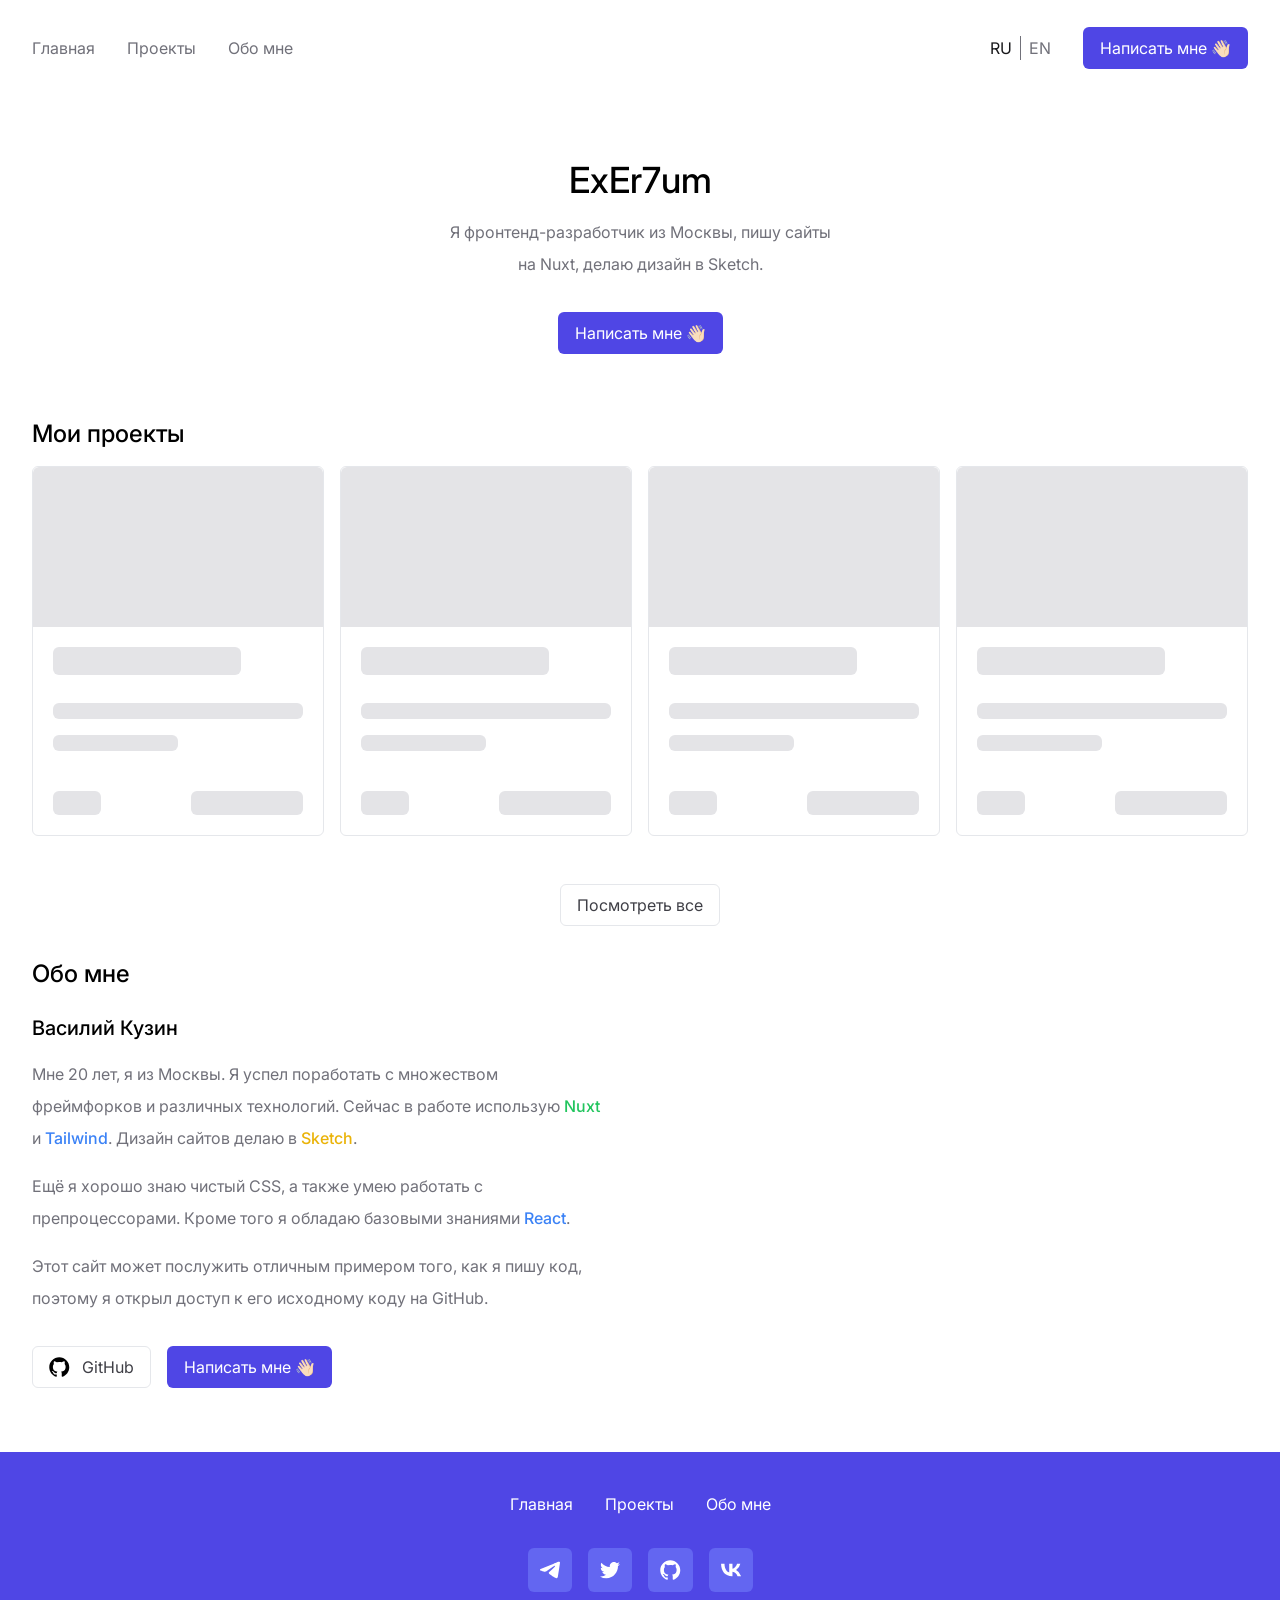
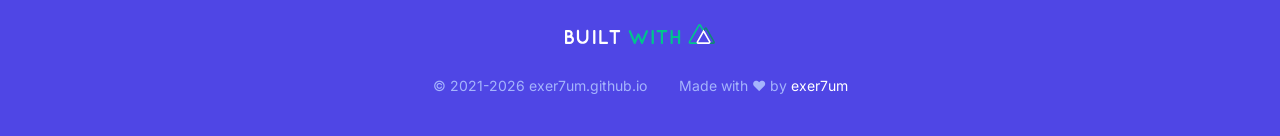
<file: index.html>
<!doctype html>
<html data-n-head-ssr lang="ru-RU" data-n-head="%7B%22lang%22:%7B%22ssr%22:%22ru-RU%22%7D%7D">
  <head>
    <title>Главная | exer7um.github.io</title><meta data-n-head="ssr" charset="utf-8"><meta data-n-head="ssr" name="viewport" content="width=device-width,initial-scale=1"><meta data-n-head="ssr" name="google-site-verification" content="YXzxEGAF3ahAAqmvvXPdeFxApY0wrxeFvTq2JXASDyE"><meta data-n-head="ssr" data-hid="description" name="description" content="Я фронтенд-разработчик из Москвы, пишу сайты на Nuxt, делаю дизайн в Sketch."><meta data-n-head="ssr" data-hid="i18n-og" property="og:locale" content="ru_RU"><meta data-n-head="ssr" data-hid="i18n-og-alt-en-US" property="og:locale:alternate" content="en_US"><link data-n-head="ssr" rel="icon" type="image/x-icon" href="/favicon.ico"><link data-n-head="ssr" data-hid="i18n-alt-ru" rel="alternate" href="https://exer7um.github.io/" hreflang="ru"><link data-n-head="ssr" data-hid="i18n-alt-ru-RU" rel="alternate" href="https://exer7um.github.io/" hreflang="ru-RU"><link data-n-head="ssr" data-hid="i18n-alt-en" rel="alternate" href="https://exer7um.github.io/en" hreflang="en"><link data-n-head="ssr" data-hid="i18n-alt-en-US" rel="alternate" href="https://exer7um.github.io/en" hreflang="en-US"><link data-n-head="ssr" data-hid="i18n-xd" rel="alternate" href="https://exer7um.github.io/" hreflang="x-default"><link data-n-head="ssr" data-hid="i18n-can" rel="canonical" href="https://exer7um.github.io/"><link rel="preload" href="/_nuxt/1008b7b.js" as="script"><link rel="preload" href="/_nuxt/827e7db.js" as="script"><link rel="preload" href="/_nuxt/d97f99a.js" as="script"><link rel="preload" href="/_nuxt/72a0e87.js" as="script"><link rel="preload" href="/_nuxt/5e54e3b.js" as="script"><style data-vue-ssr-id="17bc9ac2:0 10510ec3:0">/*! tailwindcss v3.0.23 | MIT License | https://tailwindcss.com*/*,::after,::before{box-sizing:border-box;border-width:0;border-style:solid;border-color:#e5e7eb}::after,::before{--tw-content:''}html{line-height:1.5;-webkit-text-size-adjust:100%;-moz-tab-size:4;-o-tab-size:4;tab-size:4;font-family:Inter,ui-sans-serif,system-ui}body{margin:0;line-height:inherit}hr{height:0;color:inherit;border-top-width:1px}abbr:where([title]){-webkit-text-decoration:underline dotted;text-decoration:underline dotted}h1,h2,h3,h4,h5,h6{font-size:inherit;font-weight:inherit}a{color:inherit;text-decoration:inherit}b,strong{font-weight:bolder}code,kbd,pre,samp{font-family:ui-monospace,SFMono-Regular,Menlo,Monaco,Consolas,"Liberation Mono","Courier New",monospace;font-size:1em}small{font-size:80%}sub,sup{font-size:75%;line-height:0;position:relative;vertical-align:baseline}sub{bottom:-.25em}sup{top:-.5em}table{text-indent:0;border-color:inherit;border-collapse:collapse}button,input,optgroup,select,textarea{font-family:inherit;font-size:100%;line-height:inherit;color:inherit;margin:0;padding:0}button,select{text-transform:none}[type=button],[type=reset],[type=submit],button{-webkit-appearance:button;background-color:transparent;background-image:none}:-moz-focusring{outline:auto}:-moz-ui-invalid{box-shadow:none}progress{vertical-align:baseline}::-webkit-inner-spin-button,::-webkit-outer-spin-button{height:auto}[type=search]{-webkit-appearance:textfield;outline-offset:-2px}::-webkit-search-decoration{-webkit-appearance:none}::-webkit-file-upload-button{-webkit-appearance:button;font:inherit}summary{display:list-item}blockquote,dd,dl,figure,h1,h2,h3,h4,h5,h6,hr,p,pre{margin:0}fieldset{margin:0;padding:0}legend{padding:0}menu,ol,ul{list-style:none;margin:0;padding:0}textarea{resize:vertical}input::-moz-placeholder,textarea::-moz-placeholder{opacity:1;color:#9ca3af}input:-ms-input-placeholder,textarea:-ms-input-placeholder{opacity:1;color:#9ca3af}input::placeholder,textarea::placeholder{opacity:1;color:#9ca3af}[role=button],button{cursor:pointer}:disabled{cursor:default}audio,canvas,embed,iframe,img,object,svg,video{display:block;vertical-align:middle}img,video{max-width:100%;height:auto}[hidden]{display:none}[multiple],[type=date],[type=datetime-local],[type=email],[type=month],[type=number],[type=password],[type=search],[type=tel],[type=text],[type=time],[type=url],[type=week],select,textarea{-webkit-appearance:none;-moz-appearance:none;appearance:none;background-color:#fff;border-color:#6b7280;border-width:1px;border-radius:0;padding-top:.5rem;padding-right:.75rem;padding-bottom:.5rem;padding-left:.75rem;font-size:1rem;line-height:1.5rem;--tw-shadow:0 0 #0000}[multiple]:focus,[type=date]:focus,[type=datetime-local]:focus,[type=email]:focus,[type=month]:focus,[type=number]:focus,[type=password]:focus,[type=search]:focus,[type=tel]:focus,[type=text]:focus,[type=time]:focus,[type=url]:focus,[type=week]:focus,select:focus,textarea:focus{outline:2px solid transparent;outline-offset:2px;--tw-ring-inset:var(--tw-empty, );/*!*//*!*/--tw-ring-offset-width:0px;--tw-ring-offset-color:#fff;--tw-ring-color:#2563eb;--tw-ring-offset-shadow:var(--tw-ring-inset) 0 0 0 var(--tw-ring-offset-width) var(--tw-ring-offset-color);--tw-ring-shadow:var(--tw-ring-inset) 0 0 0 calc(1px + var(--tw-ring-offset-width)) var(--tw-ring-color);box-shadow:var(--tw-ring-offset-shadow),var(--tw-ring-shadow),var(--tw-shadow);border-color:#2563eb}input::-moz-placeholder,textarea::-moz-placeholder{color:#6b7280;opacity:1}input:-ms-input-placeholder,textarea:-ms-input-placeholder{color:#6b7280;opacity:1}input::placeholder,textarea::placeholder{color:#6b7280;opacity:1}::-webkit-datetime-edit-fields-wrapper{padding:0}::-webkit-date-and-time-value{min-height:1.5em}::-webkit-datetime-edit,::-webkit-datetime-edit-day-field,::-webkit-datetime-edit-hour-field,::-webkit-datetime-edit-meridiem-field,::-webkit-datetime-edit-millisecond-field,::-webkit-datetime-edit-minute-field,::-webkit-datetime-edit-month-field,::-webkit-datetime-edit-second-field,::-webkit-datetime-edit-year-field{padding-top:0;padding-bottom:0}select{background-image:url("data:image/svg+xml,%3csvg xmlns='http://www.w3.org/2000/svg' fill='none' viewBox='0 0 20 20'%3e%3cpath stroke='%236b7280' stroke-linecap='round' stroke-linejoin='round' stroke-width='1.5' d='M6 8l4 4 4-4'/%3e%3c/svg%3e");background-position:right .5rem center;background-repeat:no-repeat;background-size:1.5em 1.5em;padding-right:2.5rem;-webkit-print-color-adjust:exact;color-adjust:exact}[multiple]{background-image:initial;background-position:initial;background-repeat:unset;background-size:initial;padding-right:.75rem;-webkit-print-color-adjust:unset;color-adjust:unset}[type=checkbox],[type=radio]{-webkit-appearance:none;-moz-appearance:none;appearance:none;padding:0;-webkit-print-color-adjust:exact;color-adjust:exact;display:inline-block;vertical-align:middle;background-origin:border-box;-webkit-user-select:none;-moz-user-select:none;-ms-user-select:none;user-select:none;flex-shrink:0;height:1rem;width:1rem;color:#2563eb;background-color:#fff;border-color:#6b7280;border-width:1px;--tw-shadow:0 0 #0000}[type=checkbox]{border-radius:0}[type=radio]{border-radius:100%}[type=checkbox]:focus,[type=radio]:focus{outline:2px solid transparent;outline-offset:2px;--tw-ring-inset:var(--tw-empty, );/*!*//*!*/--tw-ring-offset-width:2px;--tw-ring-offset-color:#fff;--tw-ring-color:#2563eb;--tw-ring-offset-shadow:var(--tw-ring-inset) 0 0 0 var(--tw-ring-offset-width) var(--tw-ring-offset-color);--tw-ring-shadow:var(--tw-ring-inset) 0 0 0 calc(2px + var(--tw-ring-offset-width)) var(--tw-ring-color);box-shadow:var(--tw-ring-offset-shadow),var(--tw-ring-shadow),var(--tw-shadow)}[type=checkbox]:checked,[type=radio]:checked{border-color:transparent;background-color:currentColor;background-size:100% 100%;background-position:center;background-repeat:no-repeat}[type=checkbox]:checked{background-image:url("data:image/svg+xml,%3csvg viewBox='0 0 16 16' fill='white' xmlns='http://www.w3.org/2000/svg'%3e%3cpath d='M12.207 4.793a1 1 0 010 1.414l-5 5a1 1 0 01-1.414 0l-2-2a1 1 0 011.414-1.414L6.5 9.086l4.293-4.293a1 1 0 011.414 0z'/%3e%3c/svg%3e")}[type=radio]:checked{background-image:url("data:image/svg+xml,%3csvg viewBox='0 0 16 16' fill='white' xmlns='http://www.w3.org/2000/svg'%3e%3ccircle cx='8' cy='8' r='3'/%3e%3c/svg%3e")}[type=checkbox]:checked:focus,[type=checkbox]:checked:hover,[type=radio]:checked:focus,[type=radio]:checked:hover{border-color:transparent;background-color:currentColor}[type=checkbox]:indeterminate{background-image:url("data:image/svg+xml,%3csvg xmlns='http://www.w3.org/2000/svg' fill='none' viewBox='0 0 16 16'%3e%3cpath stroke='white' stroke-linecap='round' stroke-linejoin='round' stroke-width='2' d='M4 8h8'/%3e%3c/svg%3e");border-color:transparent;background-color:currentColor;background-size:100% 100%;background-position:center;background-repeat:no-repeat}[type=checkbox]:indeterminate:focus,[type=checkbox]:indeterminate:hover{border-color:transparent;background-color:currentColor}[type=file]{background:unset;border-color:inherit;border-width:0;border-radius:0;padding:0;font-size:unset;line-height:inherit}[type=file]:focus{outline:1px auto -webkit-focus-ring-color}*{transition-property:color,background-color,border-color,fill,stroke,opacity,box-shadow,transform,filter,-webkit-text-decoration-color,-webkit-backdrop-filter;transition-property:color,background-color,border-color,text-decoration-color,fill,stroke,opacity,box-shadow,transform,filter,backdrop-filter;transition-property:color,background-color,border-color,text-decoration-color,fill,stroke,opacity,box-shadow,transform,filter,backdrop-filter,-webkit-text-decoration-color,-webkit-backdrop-filter;transition-timing-function:cubic-bezier(.4,0,.2,1);transition-duration:150ms}@media (prefers-color-scheme:dark){body{--tw-bg-opacity:1;background-color:rgb(24 24 27 / var(--tw-bg-opacity))}}h1{font-size:2.25rem;line-height:2.5rem;font-weight:500}@media (prefers-color-scheme:dark){h1{--tw-text-opacity:1;color:rgb(255 255 255 / var(--tw-text-opacity))}}h2{font-size:1.5rem;line-height:2rem;font-weight:500}@media (prefers-color-scheme:dark){h2{--tw-text-opacity:1;color:rgb(255 255 255 / var(--tw-text-opacity))}}h3{font-size:1.25rem;line-height:1.75rem;font-weight:500}@media (prefers-color-scheme:dark){h3{--tw-text-opacity:1;color:rgb(255 255 255 / var(--tw-text-opacity))}}h4{font-size:1.125rem;line-height:1.75rem;font-weight:500}@media (prefers-color-scheme:dark){h4{--tw-text-opacity:1;color:rgb(255 255 255 / var(--tw-text-opacity))}}p{line-height:2;--tw-text-opacity:1;color:rgb(113 113 122 / var(--tw-text-opacity))}@media (prefers-color-scheme:dark){p{--tw-text-opacity:1;color:rgb(161 161 170 / var(--tw-text-opacity))}}*,::after,::before{--tw-translate-x:0;--tw-translate-y:0;--tw-rotate:0;--tw-skew-x:0;--tw-skew-y:0;--tw-scale-x:1;--tw-scale-y:1;--tw-scroll-snap-strictness:proximity;--tw-ring-offset-width:0px;--tw-ring-offset-color:#fff;--tw-ring-color:rgb(59 130 246 / 0.5);--tw-ring-offset-shadow:0 0 #0000;--tw-ring-shadow:0 0 #0000;--tw-shadow:0 0 #0000;--tw-shadow-colored:0 0 #0000}.container{width:100%;margin-right:auto;margin-left:auto;padding-right:2rem;padding-left:2rem}@media (min-width:640px){.container{max-width:640px}}@media (min-width:768px){.container{max-width:768px}}@media (min-width:1024px){.container{max-width:1024px}}@media (min-width:1280px){.container{max-width:1280px}}@media (min-width:1536px){.container{max-width:1536px}}.static{position:static}.fixed{position:fixed}.absolute{position:absolute}.relative{position:relative}.inset-0{top:0;right:0;bottom:0;left:0}.top-full{top:100%}.left-0{left:0}.z-20{z-index:20}.z-10{z-index:10}.col-span-1{grid-column:span 1/span 1}.my-4{margin-top:1rem;margin-bottom:1rem}.my-16{margin-top:4rem;margin-bottom:4rem}.mt-6{margin-top:1.5rem}.mt-4{margin-top:1rem}.mt-8{margin-top:2rem}.mr-3{margin-right:.75rem}.mb-6{margin-bottom:1.5rem}.-ml-2{margin-left:-.5rem}.mt-3{margin-top:.75rem}.ml-1{margin-left:.25rem}.mb-7{margin-bottom:1.75rem}.mt-16{margin-top:4rem}.mr-6{margin-right:1.5rem}.mb-4{margin-bottom:1rem}.mb-8{margin-bottom:2rem}.mb-1{margin-bottom:.25rem}.flex{display:flex}.inline-flex{display:inline-flex}.grid{display:grid}.hidden{display:none}.aspect-square{aspect-ratio:1/1}.h-full{height:100%}.h-40{height:10rem}.h-7{height:1.75rem}.h-4{height:1rem}.h-6{height:1.5rem}.h-5{height:1.25rem}.h-24{height:6rem}.h-12{height:3rem}.max-h-full{max-height:100%}.min-h-\[10rem\]{min-height:10rem}.w-full{width:100%}.w-3\/4{width:75%}.w-1\/2{width:50%}.w-12{width:3rem}.w-28{width:7rem}.w-max{width:-webkit-max-content;width:-moz-max-content;width:max-content}.w-4{width:1rem}.w-6{width:1.5rem}.w-5{width:1.25rem}.max-w-xl{max-width:36rem}.max-w-full{max-width:100%}.max-w-xs{max-width:20rem}.max-w-sm{max-width:24rem}.transform{transform:translate(var(--tw-translate-x),var(--tw-translate-y)) rotate(var(--tw-rotate)) skewX(var(--tw-skew-x)) skewY(var(--tw-skew-y)) scaleX(var(--tw-scale-x)) scaleY(var(--tw-scale-y))}@-webkit-keyframes pulse{50%{opacity:.5}}@keyframes pulse{50%{opacity:.5}}.animate-pulse{-webkit-animation:pulse 2s cubic-bezier(.4,0,.6,1) infinite;animation:pulse 2s cubic-bezier(.4,0,.6,1) infinite}@-webkit-keyframes spin{to{transform:rotate(360deg)}}@keyframes spin{to{transform:rotate(360deg)}}.animate-spin{-webkit-animation:spin 1s linear infinite;animation:spin 1s linear infinite}.cursor-pointer{cursor:pointer}.cursor-default{cursor:default}.select-none{-webkit-user-select:none;-moz-user-select:none;-ms-user-select:none;user-select:none}.resize-none{resize:none}.grid-cols-1{grid-template-columns:repeat(1,minmax(0,1fr))}.flex-col{flex-direction:column}.flex-wrap{flex-wrap:wrap}.items-start{align-items:flex-start}.items-center{align-items:center}.justify-center{justify-content:center}.justify-between{justify-content:space-between}.justify-around{justify-content:space-around}.gap-4{gap:1rem}.gap-x-4{-moz-column-gap:1rem;column-gap:1rem}.gap-x-2{-moz-column-gap:.5rem;column-gap:.5rem}.gap-y-8{row-gap:2rem}.gap-y-4{row-gap:1rem}.gap-x-0{-moz-column-gap:0;column-gap:0}.gap-y-6{row-gap:1.5rem}.divide-x>:not([hidden])~:not([hidden]){--tw-divide-x-reverse:0;border-right-width:calc(1px * var(--tw-divide-x-reverse));border-left-width:calc(1px * calc(1 - var(--tw-divide-x-reverse)))}.divide-zinc-500>:not([hidden])~:not([hidden]){--tw-divide-opacity:1;border-color:rgb(113 113 122 / var(--tw-divide-opacity))}.overflow-hidden{overflow:hidden}.rounded-md{border-radius:.375rem}.rounded-xl{border-radius:.75rem}.rounded-full{border-radius:9999px}.rounded-t-md{border-top-left-radius:.375rem;border-top-right-radius:.375rem}.border{border-width:1px}.border-b{border-bottom-width:1px}.border-transparent{border-color:transparent}.bg-white{--tw-bg-opacity:1;background-color:rgb(255 255 255 / var(--tw-bg-opacity))}.bg-indigo-500{--tw-bg-opacity:1;background-color:rgb(99 102 241 / var(--tw-bg-opacity))}.bg-zinc-200{--tw-bg-opacity:1;background-color:rgb(228 228 231 / var(--tw-bg-opacity))}.bg-indigo-600{--tw-bg-opacity:1;background-color:rgb(79 70 229 / var(--tw-bg-opacity))}.bg-zinc-500\/30{background-color:rgb(113 113 122 / .3)}.bg-red-100{--tw-bg-opacity:1;background-color:rgb(254 226 226 / var(--tw-bg-opacity))}.bg-green-100{--tw-bg-opacity:1;background-color:rgb(220 252 231 / var(--tw-bg-opacity))}.bg-zinc-100{--tw-bg-opacity:1;background-color:rgb(244 244 245 / var(--tw-bg-opacity))}.fill-current{fill:currentColor}.p-3{padding:.75rem}.p-8{padding:2rem}.p-5{padding:1.25rem}.p-0\.5{padding:.125rem}.p-0{padding:0}.py-2{padding-top:.5rem;padding-bottom:.5rem}.px-4{padding-left:1rem;padding-right:1rem}.px-3{padding-left:.75rem;padding-right:.75rem}.py-10{padding-top:2.5rem;padding-bottom:2.5rem}.px-2{padding-left:.5rem;padding-right:.5rem}.py-1{padding-top:.25rem;padding-bottom:.25rem}.px-6{padding-left:1.5rem;padding-right:1.5rem}.py-12{padding-top:3rem;padding-bottom:3rem}.pt-2{padding-top:.5rem}.pb-8{padding-bottom:2rem}.text-center{text-align:center}.text-sm{font-size:.875rem;line-height:1.25rem}.text-xl{font-size:1.25rem;line-height:1.75rem}.font-medium{font-weight:500}.font-normal{font-weight:400}.text-green-500{--tw-text-opacity:1;color:rgb(34 197 94 / var(--tw-text-opacity))}.text-blue-500{--tw-text-opacity:1;color:rgb(59 130 246 / var(--tw-text-opacity))}.text-yellow-500{--tw-text-opacity:1;color:rgb(234 179 8 / var(--tw-text-opacity))}.text-zinc-700{--tw-text-opacity:1;color:rgb(63 63 70 / var(--tw-text-opacity))}.text-black{--tw-text-opacity:1;color:rgb(0 0 0 / var(--tw-text-opacity))}.text-white{--tw-text-opacity:1;color:rgb(255 255 255 / var(--tw-text-opacity))}.text-zinc-400{--tw-text-opacity:1;color:rgb(161 161 170 / var(--tw-text-opacity))}.text-indigo-600{--tw-text-opacity:1;color:rgb(79 70 229 / var(--tw-text-opacity))}.text-red-500{--tw-text-opacity:1;color:rgb(239 68 68 / var(--tw-text-opacity))}.text-red-700{--tw-text-opacity:1;color:rgb(185 28 28 / var(--tw-text-opacity))}.text-indigo-300{--tw-text-opacity:1;color:rgb(165 180 252 / var(--tw-text-opacity))}.text-zinc-500{--tw-text-opacity:1;color:rgb(113 113 122 / var(--tw-text-opacity))}.\!text-zinc-900{--tw-text-opacity:1!important;color:rgb(24 24 27 / var(--tw-text-opacity))!important}.text-zinc-900{--tw-text-opacity:1;color:rgb(24 24 27 / var(--tw-text-opacity))}.text-green-700{--tw-text-opacity:1;color:rgb(21 128 61 / var(--tw-text-opacity))}.opacity-25{opacity:.25}.opacity-75{opacity:.75}.backdrop-blur{--tw-backdrop-blur:blur(8px);-webkit-backdrop-filter:var(--tw-backdrop-blur) var(--tw-backdrop-brightness) var(--tw-backdrop-contrast) var(--tw-backdrop-grayscale) var(--tw-backdrop-hue-rotate) var(--tw-backdrop-invert) var(--tw-backdrop-opacity) var(--tw-backdrop-saturate) var(--tw-backdrop-sepia);backdrop-filter:var(--tw-backdrop-blur) var(--tw-backdrop-brightness) var(--tw-backdrop-contrast) var(--tw-backdrop-grayscale) var(--tw-backdrop-hue-rotate) var(--tw-backdrop-invert) var(--tw-backdrop-opacity) var(--tw-backdrop-saturate) var(--tw-backdrop-sepia)}.transition{transition-property:color,background-color,border-color,fill,stroke,opacity,box-shadow,transform,filter,-webkit-text-decoration-color,-webkit-backdrop-filter;transition-property:color,background-color,border-color,text-decoration-color,fill,stroke,opacity,box-shadow,transform,filter,backdrop-filter;transition-property:color,background-color,border-color,text-decoration-color,fill,stroke,opacity,box-shadow,transform,filter,backdrop-filter,-webkit-text-decoration-color,-webkit-backdrop-filter;transition-timing-function:cubic-bezier(.4,0,.2,1);transition-duration:150ms}.page-enter-active,.page-leave-active{transition-property:color,background-color,border-color,fill,stroke,opacity,box-shadow,transform,filter,-webkit-text-decoration-color,-webkit-backdrop-filter;transition-property:color,background-color,border-color,text-decoration-color,fill,stroke,opacity,box-shadow,transform,filter,backdrop-filter;transition-property:color,background-color,border-color,text-decoration-color,fill,stroke,opacity,box-shadow,transform,filter,backdrop-filter,-webkit-text-decoration-color,-webkit-backdrop-filter;transition-timing-function:cubic-bezier(.4,0,.2,1);transition-duration:150ms}.page-enter,.page-leave-active{--tw-scale-x:.75;--tw-scale-y:.75;transform:translate(var(--tw-translate-x),var(--tw-translate-y)) rotate(var(--tw-rotate)) skewX(var(--tw-skew-x)) skewY(var(--tw-skew-y)) scaleX(var(--tw-scale-x)) scaleY(var(--tw-scale-y));opacity:0}.popup-enter-active,.popup-leave-active{transition-property:color,background-color,border-color,fill,stroke,opacity,box-shadow,transform,filter,-webkit-text-decoration-color,-webkit-backdrop-filter;transition-property:color,background-color,border-color,text-decoration-color,fill,stroke,opacity,box-shadow,transform,filter,backdrop-filter;transition-property:color,background-color,border-color,text-decoration-color,fill,stroke,opacity,box-shadow,transform,filter,backdrop-filter,-webkit-text-decoration-color,-webkit-backdrop-filter;transition-timing-function:cubic-bezier(.4,0,.2,1);transition-duration:150ms}.popup-enter,.popup-leave-to{opacity:0}.popup-enter-active .bg-white,.popup-leave-active .bg-white{transition-property:color,background-color,border-color,fill,stroke,opacity,box-shadow,transform,filter,-webkit-text-decoration-color,-webkit-backdrop-filter;transition-property:color,background-color,border-color,text-decoration-color,fill,stroke,opacity,box-shadow,transform,filter,backdrop-filter;transition-property:color,background-color,border-color,text-decoration-color,fill,stroke,opacity,box-shadow,transform,filter,backdrop-filter,-webkit-text-decoration-color,-webkit-backdrop-filter;transition-timing-function:cubic-bezier(.4,0,.2,1);transition-duration:150ms}.popup-enter .bg-white,.popup-leave-to .bg-white{--tw-scale-x:0;--tw-scale-y:0;transform:translate(var(--tw-translate-x),var(--tw-translate-y)) rotate(var(--tw-rotate)) skewX(var(--tw-skew-x)) skewY(var(--tw-skew-y)) scaleX(var(--tw-scale-x)) scaleY(var(--tw-scale-y));opacity:0}.hover\:bg-zinc-50:hover{--tw-bg-opacity:1;background-color:rgb(250 250 250 / var(--tw-bg-opacity))}.hover\:bg-indigo-400:hover{--tw-bg-opacity:1;background-color:rgb(129 140 248 / var(--tw-bg-opacity))}.hover\:bg-indigo-700:hover{--tw-bg-opacity:1;background-color:rgb(67 56 202 / var(--tw-bg-opacity))}.hover\:text-indigo-800:hover{--tw-text-opacity:1;color:rgb(55 48 163 / var(--tw-text-opacity))}.hover\:text-zinc-300:hover{--tw-text-opacity:1;color:rgb(212 212 216 / var(--tw-text-opacity))}.hover\:text-zinc-900:hover{--tw-text-opacity:1;color:rgb(24 24 27 / var(--tw-text-opacity))}.focus\:border-indigo-600:focus{--tw-border-opacity:1;border-color:rgb(79 70 229 / var(--tw-border-opacity))}.focus\:ring-indigo-600:focus{--tw-ring-opacity:1;--tw-ring-color:rgb(79 70 229 / var(--tw-ring-opacity))}.disabled\:cursor-not-allowed:disabled{cursor:not-allowed}.disabled\:opacity-50:disabled{opacity:.5}.group:hover .group-hover\:text-indigo-800{--tw-text-opacity:1;color:rgb(55 48 163 / var(--tw-text-opacity))}@media (prefers-color-scheme:dark){.dark\:border-0{border-width:0}.dark\:border-transparent{border-color:transparent}.dark\:border-zinc-600{--tw-border-opacity:1;border-color:rgb(82 82 91 / var(--tw-border-opacity))}.dark\:bg-zinc-800{--tw-bg-opacity:1;background-color:rgb(39 39 42 / var(--tw-bg-opacity))}.dark\:bg-zinc-900{--tw-bg-opacity:1;background-color:rgb(24 24 27 / var(--tw-bg-opacity))}.dark\:bg-zinc-700{--tw-bg-opacity:1;background-color:rgb(63 63 70 / var(--tw-bg-opacity))}.dark\:bg-indigo-700{--tw-bg-opacity:1;background-color:rgb(67 56 202 / var(--tw-bg-opacity))}.dark\:bg-zinc-900\/30{background-color:rgb(24 24 27 / .3)}.dark\:bg-red-800{--tw-bg-opacity:1;background-color:rgb(153 27 27 / var(--tw-bg-opacity))}.dark\:bg-green-800{--tw-bg-opacity:1;background-color:rgb(22 101 52 / var(--tw-bg-opacity))}.dark\:text-green-400{--tw-text-opacity:1;color:rgb(74 222 128 / var(--tw-text-opacity))}.dark\:text-blue-400{--tw-text-opacity:1;color:rgb(96 165 250 / var(--tw-text-opacity))}.dark\:text-yellow-400{--tw-text-opacity:1;color:rgb(250 204 21 / var(--tw-text-opacity))}.dark\:text-zinc-300{--tw-text-opacity:1;color:rgb(212 212 216 / var(--tw-text-opacity))}.dark\:text-white{--tw-text-opacity:1;color:rgb(255 255 255 / var(--tw-text-opacity))}.dark\:text-indigo-400{--tw-text-opacity:1;color:rgb(129 140 248 / var(--tw-text-opacity))}.dark\:text-red-400{--tw-text-opacity:1;color:rgb(248 113 113 / var(--tw-text-opacity))}.dark\:text-red-300{--tw-text-opacity:1;color:rgb(252 165 165 / var(--tw-text-opacity))}.dark\:text-zinc-400{--tw-text-opacity:1;color:rgb(161 161 170 / var(--tw-text-opacity))}.dark\:\!text-zinc-100{--tw-text-opacity:1!important;color:rgb(244 244 245 / var(--tw-text-opacity))!important}.dark\:text-red-200{--tw-text-opacity:1;color:rgb(254 202 202 / var(--tw-text-opacity))}.dark\:text-green-200{--tw-text-opacity:1;color:rgb(187 247 208 / var(--tw-text-opacity))}.dark\:placeholder-zinc-400::-moz-placeholder{--tw-placeholder-opacity:1;color:rgb(161 161 170 / var(--tw-placeholder-opacity))}.dark\:placeholder-zinc-400:-ms-input-placeholder{--tw-placeholder-opacity:1;color:rgb(161 161 170 / var(--tw-placeholder-opacity))}.dark\:placeholder-zinc-400::placeholder{--tw-placeholder-opacity:1;color:rgb(161 161 170 / var(--tw-placeholder-opacity))}.dark\:hover\:bg-zinc-700:hover{--tw-bg-opacity:1;background-color:rgb(63 63 70 / var(--tw-bg-opacity))}.dark\:hover\:bg-zinc-600:hover{--tw-bg-opacity:1;background-color:rgb(82 82 91 / var(--tw-bg-opacity))}.dark\:hover\:bg-indigo-600:hover{--tw-bg-opacity:1;background-color:rgb(79 70 229 / var(--tw-bg-opacity))}.dark\:hover\:text-indigo-300:hover{--tw-text-opacity:1;color:rgb(165 180 252 / var(--tw-text-opacity))}.dark\:hover\:text-zinc-100:hover{--tw-text-opacity:1;color:rgb(244 244 245 / var(--tw-text-opacity))}.dark\:focus\:border-indigo-500:focus{--tw-border-opacity:1;border-color:rgb(99 102 241 / var(--tw-border-opacity))}.dark\:focus\:ring-indigo-500:focus{--tw-ring-opacity:1;--tw-ring-color:rgb(99 102 241 / var(--tw-ring-opacity))}.group:hover .dark\:group-hover\:text-indigo-300{--tw-text-opacity:1;color:rgb(165 180 252 / var(--tw-text-opacity))}}@media (min-width:640px){.sm\:grid-cols-2{grid-template-columns:repeat(2,minmax(0,1fr))}}@media (min-width:768px){.md\:col-span-2{grid-column:span 2/span 2}.md\:flex{display:flex}.md\:hidden{display:none}.md\:w-max{width:-webkit-max-content;width:-moz-max-content;width:max-content}.md\:grid-cols-2{grid-template-columns:repeat(2,minmax(0,1fr))}.md\:flex-row{flex-direction:row}.md\:gap-x-8{-moz-column-gap:2rem;column-gap:2rem}.md\:gap-y-0{row-gap:0}.md\:p-0{padding:0}}@media (min-width:1024px){.lg\:flex{display:flex}.lg\:hidden{display:none}}@media (min-width:1280px){.xl\:grid-cols-4{grid-template-columns:repeat(4,minmax(0,1fr))}}.nuxt-link-exact-active.not-white[data-v-19045208]{--tw-text-opacity:1;color:rgb(24 24 27 / var(--tw-text-opacity))}@media (prefers-color-scheme:dark){.nuxt-link-exact-active.not-white[data-v-19045208]{--tw-text-opacity:1;color:rgb(244 244 245 / var(--tw-text-opacity))}}</style><link rel="preload" href="/_nuxt/static/1669630104/state.js" as="script"><link rel="preload" href="/_nuxt/static/1669630104/payload.js" as="script"><link rel="preload" href="/_nuxt/static/1669630104/manifest.js" as="script">
  </head>
  <body>
    <div data-server-rendered="true" id="__nuxt"><div id="__layout"><div><header class="container relative flex h-24 items-center justify-between"><button to="" class="flex w-max items-center justify-center gap-x-2 rounded-md border py-2 px-4 lg:hidden text-zinc-700 hover:bg-zinc-50 dark:text-zinc-300 dark:bg-zinc-800 dark:border-transparent dark:hover:bg-zinc-700"><div class="flex items-center justify-center fill-current text-black dark:text-white"><svg xmlns="http://www.w3.org/2000/svg" class="h-5 w-5" fill="none" viewBox="0 0 24 24" stroke="currentColor"><path stroke-linecap="round" stroke-linejoin="round" stroke-width="2" d="M4 6h16M4 12h16M4 18h7"/></svg></div> <span>Меню</span></button> <!----> <nav class="flex hidden lg:flex md:gap-x-8" data-v-19045208><a href="/" aria-current="page" class="nuxt-link-exact-active nuxt-link-active not-white text-zinc-500 hover:text-zinc-900 dark:text-zinc-400 dark:hover:text-zinc-100 px-4 py-1 md:p-0" data-v-19045208>
    Главная
  </a><a href="/projects" class="not-white text-zinc-500 hover:text-zinc-900 dark:text-zinc-400 dark:hover:text-zinc-100 px-4 py-1 md:p-0" data-v-19045208>
    Проекты
  </a><a href="/about" class="not-white text-zinc-500 hover:text-zinc-900 dark:text-zinc-400 dark:hover:text-zinc-100 px-4 py-1 md:p-0" data-v-19045208>
    Обо мне
  </a></nav> <div class="flex items-center"><div class="mr-6 flex items-center divide-x divide-zinc-500 hidden md:flex"><a href="/" aria-current="page" class="cursor-pointer px-2 text-zinc-500 hover:text-zinc-900 dark:hover:text-zinc-100 nuxt-link-exact-active nuxt-link-active !text-zinc-900 dark:!text-zinc-100">RU</a><a href="/en" class="cursor-pointer px-2 text-zinc-500 hover:text-zinc-900 dark:hover:text-zinc-100">EN</a></div> <div><a href="/message" class="flex w-max items-center justify-center gap-x-2 rounded-md border py-2 px-4 border-transparent text-white bg-indigo-600 hover:bg-indigo-700 dark:bg-indigo-700 dark:hover:bg-indigo-600"><!----> <span>Написать мне 👋🏻</span></a></div></div></header> <main><div class="container"><div class="my-16 flex flex-col items-center"><h1 class="mb-4">ExEr7um</h1> <p class="mb-8 max-w-sm text-center">
      Я фронтенд-разработчик из Москвы, пишу сайты на Nuxt, делаю дизайн в Sketch.
    </p> <a href="/message" class="flex w-max items-center justify-center gap-x-2 rounded-md border py-2 px-4 border-transparent text-white bg-indigo-600 hover:bg-indigo-700 dark:bg-indigo-700 dark:hover:bg-indigo-600"><!----> <span>Написать мне 👋🏻</span></a></div> <div><h2>Мои проекты</h2> <div class="mt-4 grid grid-cols-1 gap-4 sm:grid-cols-2 xl:grid-cols-4"><div class="w-full"><div class="flex flex-col overflow-hidden rounded-md border dark:border-0"><div class="flex h-40 min-h-[10rem] animate-pulse rounded-t-md bg-zinc-200 p-8 dark:bg-zinc-700"></div> <div class="flex h-full flex-col justify-between p-5"><div><div class="mb-7 h-7 w-3/4 animate-pulse rounded-md bg-zinc-200 dark:bg-zinc-700"></div> <div class="my-4 h-4 w-full animate-pulse rounded-md bg-zinc-200 dark:bg-zinc-700"></div> <div class="my-4 h-4 w-1/2 animate-pulse rounded-md bg-zinc-200 dark:bg-zinc-700"></div></div> <div class="mt-6 flex items-center justify-between"><div class="h-6 w-12 animate-pulse rounded-md bg-zinc-200 dark:bg-zinc-700"></div> <div class="h-6 w-28 animate-pulse rounded-md bg-zinc-200 dark:bg-zinc-700"></div></div></div></div></div><div class="w-full"><div class="flex flex-col overflow-hidden rounded-md border dark:border-0"><div class="flex h-40 min-h-[10rem] animate-pulse rounded-t-md bg-zinc-200 p-8 dark:bg-zinc-700"></div> <div class="flex h-full flex-col justify-between p-5"><div><div class="mb-7 h-7 w-3/4 animate-pulse rounded-md bg-zinc-200 dark:bg-zinc-700"></div> <div class="my-4 h-4 w-full animate-pulse rounded-md bg-zinc-200 dark:bg-zinc-700"></div> <div class="my-4 h-4 w-1/2 animate-pulse rounded-md bg-zinc-200 dark:bg-zinc-700"></div></div> <div class="mt-6 flex items-center justify-between"><div class="h-6 w-12 animate-pulse rounded-md bg-zinc-200 dark:bg-zinc-700"></div> <div class="h-6 w-28 animate-pulse rounded-md bg-zinc-200 dark:bg-zinc-700"></div></div></div></div></div><div class="w-full"><div class="flex flex-col overflow-hidden rounded-md border dark:border-0"><div class="flex h-40 min-h-[10rem] animate-pulse rounded-t-md bg-zinc-200 p-8 dark:bg-zinc-700"></div> <div class="flex h-full flex-col justify-between p-5"><div><div class="mb-7 h-7 w-3/4 animate-pulse rounded-md bg-zinc-200 dark:bg-zinc-700"></div> <div class="my-4 h-4 w-full animate-pulse rounded-md bg-zinc-200 dark:bg-zinc-700"></div> <div class="my-4 h-4 w-1/2 animate-pulse rounded-md bg-zinc-200 dark:bg-zinc-700"></div></div> <div class="mt-6 flex items-center justify-between"><div class="h-6 w-12 animate-pulse rounded-md bg-zinc-200 dark:bg-zinc-700"></div> <div class="h-6 w-28 animate-pulse rounded-md bg-zinc-200 dark:bg-zinc-700"></div></div></div></div></div><div class="w-full"><div class="flex flex-col overflow-hidden rounded-md border dark:border-0"><div class="flex h-40 min-h-[10rem] animate-pulse rounded-t-md bg-zinc-200 p-8 dark:bg-zinc-700"></div> <div class="flex h-full flex-col justify-between p-5"><div><div class="mb-7 h-7 w-3/4 animate-pulse rounded-md bg-zinc-200 dark:bg-zinc-700"></div> <div class="my-4 h-4 w-full animate-pulse rounded-md bg-zinc-200 dark:bg-zinc-700"></div> <div class="my-4 h-4 w-1/2 animate-pulse rounded-md bg-zinc-200 dark:bg-zinc-700"></div></div> <div class="mt-6 flex items-center justify-between"><div class="h-6 w-12 animate-pulse rounded-md bg-zinc-200 dark:bg-zinc-700"></div> <div class="h-6 w-28 animate-pulse rounded-md bg-zinc-200 dark:bg-zinc-700"></div></div></div></div></div></div> <div class="mt-4 grid grid-cols-1 gap-4 sm:grid-cols-2 xl:grid-cols-4"></div></div> <div class="mt-8 flex justify-center"><a href="/projects" class="flex w-max items-center justify-center gap-x-2 rounded-md border py-2 px-4 text-zinc-700 hover:bg-zinc-50 dark:text-zinc-300 dark:bg-zinc-800 dark:border-transparent dark:hover:bg-zinc-700"><!----> <span>Посмотреть все</span></a></div> <div class="mt-8"><h2>Обо мне</h2> <h3 class="mt-6">Василий Кузин</h3> <p class="mt-4 max-w-xl">
    Мне
    20
    лет, я из Москвы. Я успел поработать с множеством фреймфорков и различных технологий. Сейчас в работе использую
    <span class="font-medium text-green-500 dark:text-green-400">Nuxt</span>
    и
    <span class="font-medium text-blue-500 dark:text-blue-400">Tailwind</span>.
    Дизайн сайтов делаю в
    <span class="font-medium text-yellow-500 dark:text-yellow-400">Sketch</span>.
  </p> <p class="mt-4 max-w-xl">
    Ещё я хорошо знаю чистый CSS, а также умею работать с препроцессорами. Кроме того я обладаю базовыми знаниями
    <span class="font-medium text-blue-500 dark:text-blue-400">React</span>.
  </p> <p class="mt-4 max-w-xl">
    Этот сайт может послужить отличным примером того, как я пишу код, поэтому я открыл доступ к его исходному коду на GitHub.
  </p> <div class="mt-8 flex gap-x-4"><a href="https://github.com/ExEr7um/exer7um.github.io" target="_blank" class="flex items-center justify-center rounded-md border py-2 px-4 text-zinc-700 hover:bg-zinc-50 dark:border-transparent dark:bg-zinc-800 dark:text-zinc-300 dark:hover:bg-zinc-700"><div class="mr-3 fill-current text-black dark:text-white"><svg width="21" height="20" xmlns="http://www.w3.org/2000/svg"><path d="M10.26.193c-5.522 0-10 4.477-10 10 0 4.418 2.865 8.166 6.839 9.489.5.092.682-.217.682-.482 0-.237-.008-.866-.013-1.7-2.782.603-3.369-1.342-3.369-1.342-.454-1.155-1.11-1.462-1.11-1.462-.908-.62.069-.608.069-.608 1.003.07 1.531 1.03 1.531 1.03.892 1.529 2.341 1.087 2.91.831.092-.646.35-1.086.636-1.336-2.22-.253-4.555-1.11-4.555-4.943 0-1.091.39-1.984 1.029-2.683-.103-.253-.446-1.27.098-2.647 0 0 .84-.268 2.75 1.026a9.578 9.578 0 0 1 2.503-.337c.85.004 1.705.114 2.504.337C14.673 4.072 15.51 4.34 15.51 4.34c.546 1.377.203 2.394.1 2.647.64.699 1.028 1.592 1.028 2.683 0 3.842-2.339 4.687-4.566 4.935.359.309.678.919.678 1.852 0 1.336-.012 2.415-.012 2.743 0 .267.18.579.688.481 3.97-1.325 6.833-5.07 6.833-9.488 0-5.523-4.478-10-10-10"/></svg></div>
      GitHub
    </a> <a href="/message" class="flex w-max items-center justify-center gap-x-2 rounded-md border py-2 px-4 border-transparent text-white bg-indigo-600 hover:bg-indigo-700 dark:bg-indigo-700 dark:hover:bg-indigo-600"><!----> <span>Написать мне 👋🏻</span></a></div></div></div></main> <footer class="mt-16 bg-indigo-600 dark:bg-zinc-800"><div class="container flex flex-col items-center gap-y-8 py-10"><nav class="flex flex-wrap justify-around md:gap-x-8" data-v-19045208><a href="/" aria-current="page" class="nuxt-link-exact-active nuxt-link-active text-white hover:text-zinc-300 dark:text-zinc-400 dark:hover:text-zinc-100 px-4 py-1 md:p-0" data-v-19045208>
    Главная
  </a><a href="/projects" class="text-white hover:text-zinc-300 dark:text-zinc-400 dark:hover:text-zinc-100 px-4 py-1 md:p-0" data-v-19045208>
    Проекты
  </a><a href="/about" class="text-white hover:text-zinc-300 dark:text-zinc-400 dark:hover:text-zinc-100 px-4 py-1 md:p-0" data-v-19045208>
    Обо мне
  </a></nav> <div class="flex gap-x-4"><a target="_blank" href="https://t.me/exer7um" class="flex items-center justify-center rounded-md bg-indigo-500 p-3 hover:bg-indigo-400 dark:bg-zinc-700 dark:hover:bg-zinc-600"><div alt="Telegram" class="flex h-full w-full select-none items-center justify-center fill-current text-white"><svg width="20" height="18" xmlns="http://www.w3.org/2000/svg"><path d="M1.226 7.847 13.14 2.94c1.175-.512 5.164-2.15 5.164-2.15s1.84-.715 1.687 1.023c-.051.716-.46 3.221-.87 5.931l-1.278 8.028s-.102 1.176-.971 1.38c-.87.205-2.3-.716-2.557-.92-.204-.154-3.834-2.455-5.164-3.58-.358-.306-.767-.92.051-1.636a194.598 194.598 0 0 0 5.37-5.113c.613-.613 1.226-2.045-1.33-.306l-7.21 4.857s-.818.511-2.352.051C2.146 10.046.357 9.432.357 9.432s-1.227-.767.87-1.585Z"/></svg></div></a><a target="_blank" href="https://twitter.com/exer7um" class="flex items-center justify-center rounded-md bg-indigo-500 p-3 hover:bg-indigo-400 dark:bg-zinc-700 dark:hover:bg-zinc-600"><div alt="Twitter" class="flex h-full w-full select-none items-center justify-center fill-current text-white"><svg width="20" height="17" xmlns="http://www.w3.org/2000/svg"><path d="M20 1.925a8.232 8.232 0 0 1-2.357.644 4.103 4.103 0 0 0 1.802-2.27 8.222 8.222 0 0 1-2.605.996 4.104 4.104 0 0 0-6.99 3.742A11.64 11.64 0 0 1 1.392.749 4.09 4.09 0 0 0 .838 2.81c0 1.423.725 2.68 1.826 3.413A4.094 4.094 0 0 1 .806 5.71v.05a4.104 4.104 0 0 0 3.29 4.023 4.156 4.156 0 0 1-1.852.068 4.108 4.108 0 0 0 3.83 2.85A8.23 8.23 0 0 1 .98 14.459a8.84 8.84 0 0 1-.98-.056 11.611 11.611 0 0 0 6.29 1.843c7.546 0 11.672-6.25 11.672-11.672 0-.179-.003-.355-.012-.531a8.298 8.298 0 0 0 2.047-2.124l.003.006Z"/></svg></div></a><a target="_blank" href="https://github.com/exer7um" class="flex items-center justify-center rounded-md bg-indigo-500 p-3 hover:bg-indigo-400 dark:bg-zinc-700 dark:hover:bg-zinc-600"><div alt="GitHub" class="flex h-full w-full select-none items-center justify-center fill-current text-white"><svg width="21" height="20" xmlns="http://www.w3.org/2000/svg"><path d="M10.26.193c-5.522 0-10 4.477-10 10 0 4.418 2.865 8.166 6.839 9.489.5.092.682-.217.682-.482 0-.237-.008-.866-.013-1.7-2.782.603-3.369-1.342-3.369-1.342-.454-1.155-1.11-1.462-1.11-1.462-.908-.62.069-.608.069-.608 1.003.07 1.531 1.03 1.531 1.03.892 1.529 2.341 1.087 2.91.831.092-.646.35-1.086.636-1.336-2.22-.253-4.555-1.11-4.555-4.943 0-1.091.39-1.984 1.029-2.683-.103-.253-.446-1.27.098-2.647 0 0 .84-.268 2.75 1.026a9.578 9.578 0 0 1 2.503-.337c.85.004 1.705.114 2.504.337C14.673 4.072 15.51 4.34 15.51 4.34c.546 1.377.203 2.394.1 2.647.64.699 1.028 1.592 1.028 2.683 0 3.842-2.339 4.687-4.566 4.935.359.309.678.919.678 1.852 0 1.336-.012 2.415-.012 2.743 0 .267.18.579.688.481 3.97-1.325 6.833-5.07 6.833-9.488 0-5.523-4.478-10-10-10"/></svg></div></a><a target="_blank" href="https://vk.com/exer7um" class="flex items-center justify-center rounded-md bg-indigo-500 p-3 hover:bg-indigo-400 dark:bg-zinc-700 dark:hover:bg-zinc-600"><div alt="VK" class="flex h-full w-full select-none items-center justify-center fill-current text-white"><svg width="20" height="20" xmlns="http://www.w3.org/2000/svg" xml:space="preserve" style="fill-rule:evenodd;clip-rule:evenodd;stroke-linejoin:round;stroke-miterlimit:2"><path d="M12.98 17.5c-5.41 0-8.7-3.76-8.83-10H6.9c.09 4.59 2.18 6.53 3.78 6.93V7.5h2.62v3.96c1.55-.17 3.16-1.97 3.7-3.96h2.6a7.622 7.622 0 0 1-3.42 4.99 7.904 7.904 0 0 1 4.01 5.01h-2.84c-.6-1.9-2.07-3.37-4.05-3.57v3.57h-.32Z" style="fill-rule:nonzero" transform="translate(-5.112 -5.586) scale(1.24688)"/></svg></div></a></div> <a href="https://nuxtjs.org/" target="_blank"><img src="/_nuxt/img/c7993c2.svg" alt="Built with Nuxt" class="h-5"></a> <div class="flex flex-col items-center gap-y-4 md:flex-row md:gap-x-8 md:gap-y-0"><span class="text-sm text-indigo-300 dark:text-zinc-400">© 2021-2022
        exer7um.github.io</span> <span class="text-sm text-indigo-300 dark:text-zinc-400">
        Made with ❤️ by
        <a href="https://exer7um.github.io" target="_blank" class="text-white hover:text-zinc-300">exer7um</a></span></div></div></footer></div></div></div><script defer src="/_nuxt/static/1669630104/state.js"></script><script src="/_nuxt/1008b7b.js" defer></script><script src="/_nuxt/5e54e3b.js" defer></script><script src="/_nuxt/827e7db.js" defer></script><script src="/_nuxt/d97f99a.js" defer></script><script src="/_nuxt/72a0e87.js" defer></script>
  </body>
</html>
</file>
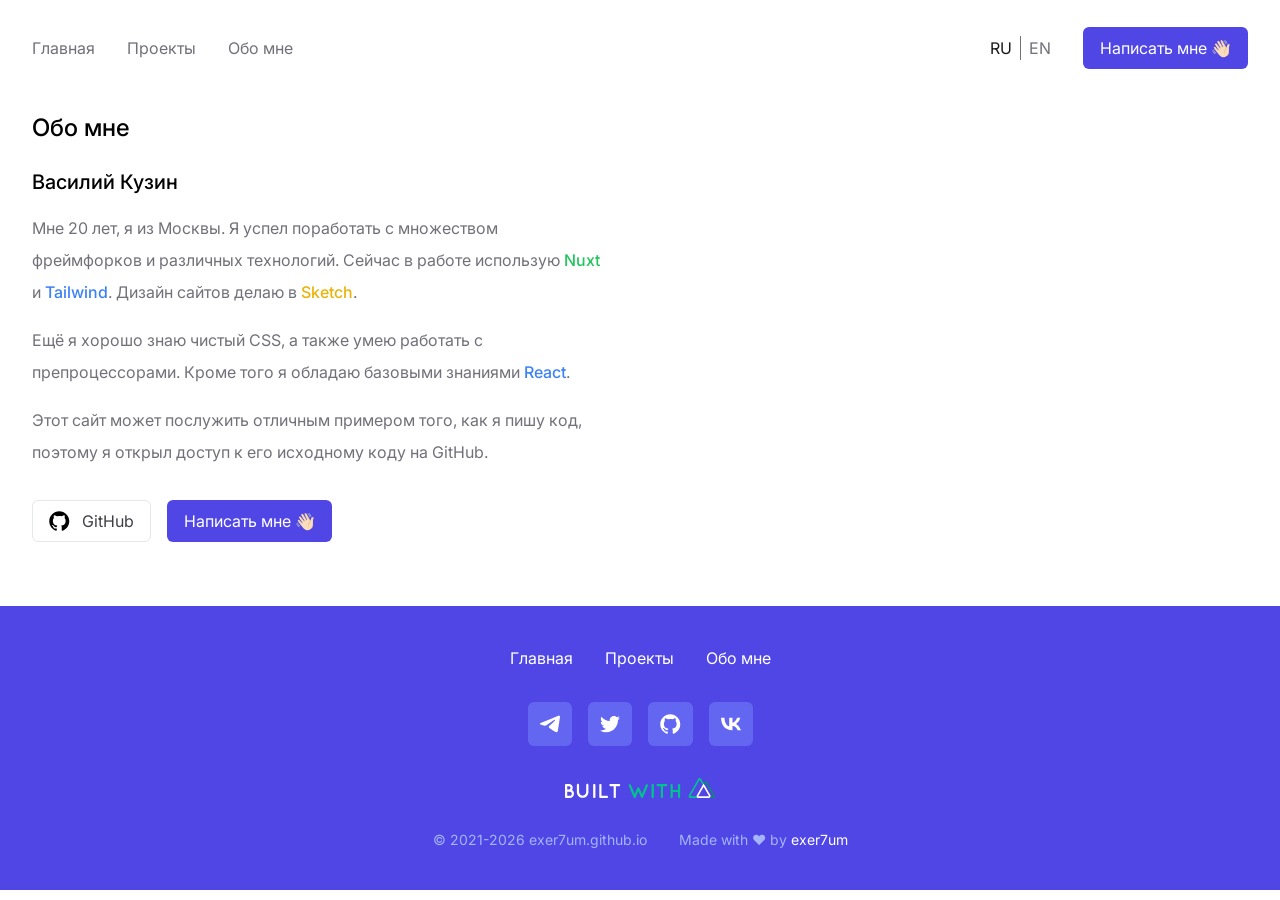
<file: about/index.html>
<!doctype html>
<html data-n-head-ssr lang="ru-RU" data-n-head="%7B%22lang%22:%7B%22ssr%22:%22ru-RU%22%7D%7D">
  <head>
    <title>Обо мне | exer7um.github.io</title><meta data-n-head="ssr" charset="utf-8"><meta data-n-head="ssr" name="viewport" content="width=device-width,initial-scale=1"><meta data-n-head="ssr" name="google-site-verification" content="YXzxEGAF3ahAAqmvvXPdeFxApY0wrxeFvTq2JXASDyE"><meta data-n-head="ssr" data-hid="description" name="description" content="Я фронтенд-разработчик из Москвы, пишу сайты на Nuxt, делаю дизайн в Sketch."><meta data-n-head="ssr" data-hid="i18n-og" property="og:locale" content="ru_RU"><meta data-n-head="ssr" data-hid="i18n-og-alt-en-US" property="og:locale:alternate" content="en_US"><link data-n-head="ssr" rel="icon" type="image/x-icon" href="/favicon.ico"><link data-n-head="ssr" data-hid="i18n-alt-ru" rel="alternate" href="https://exer7um.github.io/about" hreflang="ru"><link data-n-head="ssr" data-hid="i18n-alt-ru-RU" rel="alternate" href="https://exer7um.github.io/about" hreflang="ru-RU"><link data-n-head="ssr" data-hid="i18n-alt-en" rel="alternate" href="https://exer7um.github.io/en/about" hreflang="en"><link data-n-head="ssr" data-hid="i18n-alt-en-US" rel="alternate" href="https://exer7um.github.io/en/about" hreflang="en-US"><link data-n-head="ssr" data-hid="i18n-xd" rel="alternate" href="https://exer7um.github.io/about" hreflang="x-default"><link data-n-head="ssr" data-hid="i18n-can" rel="canonical" href="https://exer7um.github.io/about"><link rel="preload" href="/_nuxt/1008b7b.js" as="script"><link rel="preload" href="/_nuxt/827e7db.js" as="script"><link rel="preload" href="/_nuxt/d97f99a.js" as="script"><link rel="preload" href="/_nuxt/72a0e87.js" as="script"><link rel="preload" href="/_nuxt/f632c28.js" as="script"><style data-vue-ssr-id="17bc9ac2:0 10510ec3:0">/*! tailwindcss v3.0.23 | MIT License | https://tailwindcss.com*/*,::after,::before{box-sizing:border-box;border-width:0;border-style:solid;border-color:#e5e7eb}::after,::before{--tw-content:''}html{line-height:1.5;-webkit-text-size-adjust:100%;-moz-tab-size:4;-o-tab-size:4;tab-size:4;font-family:Inter,ui-sans-serif,system-ui}body{margin:0;line-height:inherit}hr{height:0;color:inherit;border-top-width:1px}abbr:where([title]){-webkit-text-decoration:underline dotted;text-decoration:underline dotted}h1,h2,h3,h4,h5,h6{font-size:inherit;font-weight:inherit}a{color:inherit;text-decoration:inherit}b,strong{font-weight:bolder}code,kbd,pre,samp{font-family:ui-monospace,SFMono-Regular,Menlo,Monaco,Consolas,"Liberation Mono","Courier New",monospace;font-size:1em}small{font-size:80%}sub,sup{font-size:75%;line-height:0;position:relative;vertical-align:baseline}sub{bottom:-.25em}sup{top:-.5em}table{text-indent:0;border-color:inherit;border-collapse:collapse}button,input,optgroup,select,textarea{font-family:inherit;font-size:100%;line-height:inherit;color:inherit;margin:0;padding:0}button,select{text-transform:none}[type=button],[type=reset],[type=submit],button{-webkit-appearance:button;background-color:transparent;background-image:none}:-moz-focusring{outline:auto}:-moz-ui-invalid{box-shadow:none}progress{vertical-align:baseline}::-webkit-inner-spin-button,::-webkit-outer-spin-button{height:auto}[type=search]{-webkit-appearance:textfield;outline-offset:-2px}::-webkit-search-decoration{-webkit-appearance:none}::-webkit-file-upload-button{-webkit-appearance:button;font:inherit}summary{display:list-item}blockquote,dd,dl,figure,h1,h2,h3,h4,h5,h6,hr,p,pre{margin:0}fieldset{margin:0;padding:0}legend{padding:0}menu,ol,ul{list-style:none;margin:0;padding:0}textarea{resize:vertical}input::-moz-placeholder,textarea::-moz-placeholder{opacity:1;color:#9ca3af}input:-ms-input-placeholder,textarea:-ms-input-placeholder{opacity:1;color:#9ca3af}input::placeholder,textarea::placeholder{opacity:1;color:#9ca3af}[role=button],button{cursor:pointer}:disabled{cursor:default}audio,canvas,embed,iframe,img,object,svg,video{display:block;vertical-align:middle}img,video{max-width:100%;height:auto}[hidden]{display:none}[multiple],[type=date],[type=datetime-local],[type=email],[type=month],[type=number],[type=password],[type=search],[type=tel],[type=text],[type=time],[type=url],[type=week],select,textarea{-webkit-appearance:none;-moz-appearance:none;appearance:none;background-color:#fff;border-color:#6b7280;border-width:1px;border-radius:0;padding-top:.5rem;padding-right:.75rem;padding-bottom:.5rem;padding-left:.75rem;font-size:1rem;line-height:1.5rem;--tw-shadow:0 0 #0000}[multiple]:focus,[type=date]:focus,[type=datetime-local]:focus,[type=email]:focus,[type=month]:focus,[type=number]:focus,[type=password]:focus,[type=search]:focus,[type=tel]:focus,[type=text]:focus,[type=time]:focus,[type=url]:focus,[type=week]:focus,select:focus,textarea:focus{outline:2px solid transparent;outline-offset:2px;--tw-ring-inset:var(--tw-empty, );/*!*//*!*/--tw-ring-offset-width:0px;--tw-ring-offset-color:#fff;--tw-ring-color:#2563eb;--tw-ring-offset-shadow:var(--tw-ring-inset) 0 0 0 var(--tw-ring-offset-width) var(--tw-ring-offset-color);--tw-ring-shadow:var(--tw-ring-inset) 0 0 0 calc(1px + var(--tw-ring-offset-width)) var(--tw-ring-color);box-shadow:var(--tw-ring-offset-shadow),var(--tw-ring-shadow),var(--tw-shadow);border-color:#2563eb}input::-moz-placeholder,textarea::-moz-placeholder{color:#6b7280;opacity:1}input:-ms-input-placeholder,textarea:-ms-input-placeholder{color:#6b7280;opacity:1}input::placeholder,textarea::placeholder{color:#6b7280;opacity:1}::-webkit-datetime-edit-fields-wrapper{padding:0}::-webkit-date-and-time-value{min-height:1.5em}::-webkit-datetime-edit,::-webkit-datetime-edit-day-field,::-webkit-datetime-edit-hour-field,::-webkit-datetime-edit-meridiem-field,::-webkit-datetime-edit-millisecond-field,::-webkit-datetime-edit-minute-field,::-webkit-datetime-edit-month-field,::-webkit-datetime-edit-second-field,::-webkit-datetime-edit-year-field{padding-top:0;padding-bottom:0}select{background-image:url("data:image/svg+xml,%3csvg xmlns='http://www.w3.org/2000/svg' fill='none' viewBox='0 0 20 20'%3e%3cpath stroke='%236b7280' stroke-linecap='round' stroke-linejoin='round' stroke-width='1.5' d='M6 8l4 4 4-4'/%3e%3c/svg%3e");background-position:right .5rem center;background-repeat:no-repeat;background-size:1.5em 1.5em;padding-right:2.5rem;-webkit-print-color-adjust:exact;color-adjust:exact}[multiple]{background-image:initial;background-position:initial;background-repeat:unset;background-size:initial;padding-right:.75rem;-webkit-print-color-adjust:unset;color-adjust:unset}[type=checkbox],[type=radio]{-webkit-appearance:none;-moz-appearance:none;appearance:none;padding:0;-webkit-print-color-adjust:exact;color-adjust:exact;display:inline-block;vertical-align:middle;background-origin:border-box;-webkit-user-select:none;-moz-user-select:none;-ms-user-select:none;user-select:none;flex-shrink:0;height:1rem;width:1rem;color:#2563eb;background-color:#fff;border-color:#6b7280;border-width:1px;--tw-shadow:0 0 #0000}[type=checkbox]{border-radius:0}[type=radio]{border-radius:100%}[type=checkbox]:focus,[type=radio]:focus{outline:2px solid transparent;outline-offset:2px;--tw-ring-inset:var(--tw-empty, );/*!*//*!*/--tw-ring-offset-width:2px;--tw-ring-offset-color:#fff;--tw-ring-color:#2563eb;--tw-ring-offset-shadow:var(--tw-ring-inset) 0 0 0 var(--tw-ring-offset-width) var(--tw-ring-offset-color);--tw-ring-shadow:var(--tw-ring-inset) 0 0 0 calc(2px + var(--tw-ring-offset-width)) var(--tw-ring-color);box-shadow:var(--tw-ring-offset-shadow),var(--tw-ring-shadow),var(--tw-shadow)}[type=checkbox]:checked,[type=radio]:checked{border-color:transparent;background-color:currentColor;background-size:100% 100%;background-position:center;background-repeat:no-repeat}[type=checkbox]:checked{background-image:url("data:image/svg+xml,%3csvg viewBox='0 0 16 16' fill='white' xmlns='http://www.w3.org/2000/svg'%3e%3cpath d='M12.207 4.793a1 1 0 010 1.414l-5 5a1 1 0 01-1.414 0l-2-2a1 1 0 011.414-1.414L6.5 9.086l4.293-4.293a1 1 0 011.414 0z'/%3e%3c/svg%3e")}[type=radio]:checked{background-image:url("data:image/svg+xml,%3csvg viewBox='0 0 16 16' fill='white' xmlns='http://www.w3.org/2000/svg'%3e%3ccircle cx='8' cy='8' r='3'/%3e%3c/svg%3e")}[type=checkbox]:checked:focus,[type=checkbox]:checked:hover,[type=radio]:checked:focus,[type=radio]:checked:hover{border-color:transparent;background-color:currentColor}[type=checkbox]:indeterminate{background-image:url("data:image/svg+xml,%3csvg xmlns='http://www.w3.org/2000/svg' fill='none' viewBox='0 0 16 16'%3e%3cpath stroke='white' stroke-linecap='round' stroke-linejoin='round' stroke-width='2' d='M4 8h8'/%3e%3c/svg%3e");border-color:transparent;background-color:currentColor;background-size:100% 100%;background-position:center;background-repeat:no-repeat}[type=checkbox]:indeterminate:focus,[type=checkbox]:indeterminate:hover{border-color:transparent;background-color:currentColor}[type=file]{background:unset;border-color:inherit;border-width:0;border-radius:0;padding:0;font-size:unset;line-height:inherit}[type=file]:focus{outline:1px auto -webkit-focus-ring-color}*{transition-property:color,background-color,border-color,fill,stroke,opacity,box-shadow,transform,filter,-webkit-text-decoration-color,-webkit-backdrop-filter;transition-property:color,background-color,border-color,text-decoration-color,fill,stroke,opacity,box-shadow,transform,filter,backdrop-filter;transition-property:color,background-color,border-color,text-decoration-color,fill,stroke,opacity,box-shadow,transform,filter,backdrop-filter,-webkit-text-decoration-color,-webkit-backdrop-filter;transition-timing-function:cubic-bezier(.4,0,.2,1);transition-duration:150ms}@media (prefers-color-scheme:dark){body{--tw-bg-opacity:1;background-color:rgb(24 24 27 / var(--tw-bg-opacity))}}h1{font-size:2.25rem;line-height:2.5rem;font-weight:500}@media (prefers-color-scheme:dark){h1{--tw-text-opacity:1;color:rgb(255 255 255 / var(--tw-text-opacity))}}h2{font-size:1.5rem;line-height:2rem;font-weight:500}@media (prefers-color-scheme:dark){h2{--tw-text-opacity:1;color:rgb(255 255 255 / var(--tw-text-opacity))}}h3{font-size:1.25rem;line-height:1.75rem;font-weight:500}@media (prefers-color-scheme:dark){h3{--tw-text-opacity:1;color:rgb(255 255 255 / var(--tw-text-opacity))}}h4{font-size:1.125rem;line-height:1.75rem;font-weight:500}@media (prefers-color-scheme:dark){h4{--tw-text-opacity:1;color:rgb(255 255 255 / var(--tw-text-opacity))}}p{line-height:2;--tw-text-opacity:1;color:rgb(113 113 122 / var(--tw-text-opacity))}@media (prefers-color-scheme:dark){p{--tw-text-opacity:1;color:rgb(161 161 170 / var(--tw-text-opacity))}}*,::after,::before{--tw-translate-x:0;--tw-translate-y:0;--tw-rotate:0;--tw-skew-x:0;--tw-skew-y:0;--tw-scale-x:1;--tw-scale-y:1;--tw-scroll-snap-strictness:proximity;--tw-ring-offset-width:0px;--tw-ring-offset-color:#fff;--tw-ring-color:rgb(59 130 246 / 0.5);--tw-ring-offset-shadow:0 0 #0000;--tw-ring-shadow:0 0 #0000;--tw-shadow:0 0 #0000;--tw-shadow-colored:0 0 #0000}.container{width:100%;margin-right:auto;margin-left:auto;padding-right:2rem;padding-left:2rem}@media (min-width:640px){.container{max-width:640px}}@media (min-width:768px){.container{max-width:768px}}@media (min-width:1024px){.container{max-width:1024px}}@media (min-width:1280px){.container{max-width:1280px}}@media (min-width:1536px){.container{max-width:1536px}}.static{position:static}.fixed{position:fixed}.absolute{position:absolute}.relative{position:relative}.inset-0{top:0;right:0;bottom:0;left:0}.top-full{top:100%}.left-0{left:0}.z-20{z-index:20}.z-10{z-index:10}.col-span-1{grid-column:span 1/span 1}.my-4{margin-top:1rem;margin-bottom:1rem}.my-16{margin-top:4rem;margin-bottom:4rem}.mt-6{margin-top:1.5rem}.mt-4{margin-top:1rem}.mt-8{margin-top:2rem}.mr-3{margin-right:.75rem}.mb-6{margin-bottom:1.5rem}.-ml-2{margin-left:-.5rem}.mt-3{margin-top:.75rem}.ml-1{margin-left:.25rem}.mb-7{margin-bottom:1.75rem}.mt-16{margin-top:4rem}.mr-6{margin-right:1.5rem}.mb-4{margin-bottom:1rem}.mb-8{margin-bottom:2rem}.mb-1{margin-bottom:.25rem}.flex{display:flex}.inline-flex{display:inline-flex}.grid{display:grid}.hidden{display:none}.aspect-square{aspect-ratio:1/1}.h-full{height:100%}.h-40{height:10rem}.h-7{height:1.75rem}.h-4{height:1rem}.h-6{height:1.5rem}.h-5{height:1.25rem}.h-24{height:6rem}.h-12{height:3rem}.max-h-full{max-height:100%}.min-h-\[10rem\]{min-height:10rem}.w-full{width:100%}.w-3\/4{width:75%}.w-1\/2{width:50%}.w-12{width:3rem}.w-28{width:7rem}.w-max{width:-webkit-max-content;width:-moz-max-content;width:max-content}.w-4{width:1rem}.w-6{width:1.5rem}.w-5{width:1.25rem}.max-w-xl{max-width:36rem}.max-w-full{max-width:100%}.max-w-xs{max-width:20rem}.max-w-sm{max-width:24rem}.transform{transform:translate(var(--tw-translate-x),var(--tw-translate-y)) rotate(var(--tw-rotate)) skewX(var(--tw-skew-x)) skewY(var(--tw-skew-y)) scaleX(var(--tw-scale-x)) scaleY(var(--tw-scale-y))}@-webkit-keyframes pulse{50%{opacity:.5}}@keyframes pulse{50%{opacity:.5}}.animate-pulse{-webkit-animation:pulse 2s cubic-bezier(.4,0,.6,1) infinite;animation:pulse 2s cubic-bezier(.4,0,.6,1) infinite}@-webkit-keyframes spin{to{transform:rotate(360deg)}}@keyframes spin{to{transform:rotate(360deg)}}.animate-spin{-webkit-animation:spin 1s linear infinite;animation:spin 1s linear infinite}.cursor-pointer{cursor:pointer}.cursor-default{cursor:default}.select-none{-webkit-user-select:none;-moz-user-select:none;-ms-user-select:none;user-select:none}.resize-none{resize:none}.grid-cols-1{grid-template-columns:repeat(1,minmax(0,1fr))}.flex-col{flex-direction:column}.flex-wrap{flex-wrap:wrap}.items-start{align-items:flex-start}.items-center{align-items:center}.justify-center{justify-content:center}.justify-between{justify-content:space-between}.justify-around{justify-content:space-around}.gap-4{gap:1rem}.gap-x-4{-moz-column-gap:1rem;column-gap:1rem}.gap-x-2{-moz-column-gap:.5rem;column-gap:.5rem}.gap-y-8{row-gap:2rem}.gap-y-4{row-gap:1rem}.gap-x-0{-moz-column-gap:0;column-gap:0}.gap-y-6{row-gap:1.5rem}.divide-x>:not([hidden])~:not([hidden]){--tw-divide-x-reverse:0;border-right-width:calc(1px * var(--tw-divide-x-reverse));border-left-width:calc(1px * calc(1 - var(--tw-divide-x-reverse)))}.divide-zinc-500>:not([hidden])~:not([hidden]){--tw-divide-opacity:1;border-color:rgb(113 113 122 / var(--tw-divide-opacity))}.overflow-hidden{overflow:hidden}.rounded-md{border-radius:.375rem}.rounded-xl{border-radius:.75rem}.rounded-full{border-radius:9999px}.rounded-t-md{border-top-left-radius:.375rem;border-top-right-radius:.375rem}.border{border-width:1px}.border-b{border-bottom-width:1px}.border-transparent{border-color:transparent}.bg-white{--tw-bg-opacity:1;background-color:rgb(255 255 255 / var(--tw-bg-opacity))}.bg-indigo-500{--tw-bg-opacity:1;background-color:rgb(99 102 241 / var(--tw-bg-opacity))}.bg-zinc-200{--tw-bg-opacity:1;background-color:rgb(228 228 231 / var(--tw-bg-opacity))}.bg-indigo-600{--tw-bg-opacity:1;background-color:rgb(79 70 229 / var(--tw-bg-opacity))}.bg-zinc-500\/30{background-color:rgb(113 113 122 / .3)}.bg-red-100{--tw-bg-opacity:1;background-color:rgb(254 226 226 / var(--tw-bg-opacity))}.bg-green-100{--tw-bg-opacity:1;background-color:rgb(220 252 231 / var(--tw-bg-opacity))}.bg-zinc-100{--tw-bg-opacity:1;background-color:rgb(244 244 245 / var(--tw-bg-opacity))}.fill-current{fill:currentColor}.p-3{padding:.75rem}.p-8{padding:2rem}.p-5{padding:1.25rem}.p-0\.5{padding:.125rem}.p-0{padding:0}.py-2{padding-top:.5rem;padding-bottom:.5rem}.px-4{padding-left:1rem;padding-right:1rem}.px-3{padding-left:.75rem;padding-right:.75rem}.py-10{padding-top:2.5rem;padding-bottom:2.5rem}.px-2{padding-left:.5rem;padding-right:.5rem}.py-1{padding-top:.25rem;padding-bottom:.25rem}.px-6{padding-left:1.5rem;padding-right:1.5rem}.py-12{padding-top:3rem;padding-bottom:3rem}.pt-2{padding-top:.5rem}.pb-8{padding-bottom:2rem}.text-center{text-align:center}.text-sm{font-size:.875rem;line-height:1.25rem}.text-xl{font-size:1.25rem;line-height:1.75rem}.font-medium{font-weight:500}.font-normal{font-weight:400}.text-green-500{--tw-text-opacity:1;color:rgb(34 197 94 / var(--tw-text-opacity))}.text-blue-500{--tw-text-opacity:1;color:rgb(59 130 246 / var(--tw-text-opacity))}.text-yellow-500{--tw-text-opacity:1;color:rgb(234 179 8 / var(--tw-text-opacity))}.text-zinc-700{--tw-text-opacity:1;color:rgb(63 63 70 / var(--tw-text-opacity))}.text-black{--tw-text-opacity:1;color:rgb(0 0 0 / var(--tw-text-opacity))}.text-white{--tw-text-opacity:1;color:rgb(255 255 255 / var(--tw-text-opacity))}.text-zinc-400{--tw-text-opacity:1;color:rgb(161 161 170 / var(--tw-text-opacity))}.text-indigo-600{--tw-text-opacity:1;color:rgb(79 70 229 / var(--tw-text-opacity))}.text-red-500{--tw-text-opacity:1;color:rgb(239 68 68 / var(--tw-text-opacity))}.text-red-700{--tw-text-opacity:1;color:rgb(185 28 28 / var(--tw-text-opacity))}.text-indigo-300{--tw-text-opacity:1;color:rgb(165 180 252 / var(--tw-text-opacity))}.text-zinc-500{--tw-text-opacity:1;color:rgb(113 113 122 / var(--tw-text-opacity))}.\!text-zinc-900{--tw-text-opacity:1!important;color:rgb(24 24 27 / var(--tw-text-opacity))!important}.text-zinc-900{--tw-text-opacity:1;color:rgb(24 24 27 / var(--tw-text-opacity))}.text-green-700{--tw-text-opacity:1;color:rgb(21 128 61 / var(--tw-text-opacity))}.opacity-25{opacity:.25}.opacity-75{opacity:.75}.backdrop-blur{--tw-backdrop-blur:blur(8px);-webkit-backdrop-filter:var(--tw-backdrop-blur) var(--tw-backdrop-brightness) var(--tw-backdrop-contrast) var(--tw-backdrop-grayscale) var(--tw-backdrop-hue-rotate) var(--tw-backdrop-invert) var(--tw-backdrop-opacity) var(--tw-backdrop-saturate) var(--tw-backdrop-sepia);backdrop-filter:var(--tw-backdrop-blur) var(--tw-backdrop-brightness) var(--tw-backdrop-contrast) var(--tw-backdrop-grayscale) var(--tw-backdrop-hue-rotate) var(--tw-backdrop-invert) var(--tw-backdrop-opacity) var(--tw-backdrop-saturate) var(--tw-backdrop-sepia)}.transition{transition-property:color,background-color,border-color,fill,stroke,opacity,box-shadow,transform,filter,-webkit-text-decoration-color,-webkit-backdrop-filter;transition-property:color,background-color,border-color,text-decoration-color,fill,stroke,opacity,box-shadow,transform,filter,backdrop-filter;transition-property:color,background-color,border-color,text-decoration-color,fill,stroke,opacity,box-shadow,transform,filter,backdrop-filter,-webkit-text-decoration-color,-webkit-backdrop-filter;transition-timing-function:cubic-bezier(.4,0,.2,1);transition-duration:150ms}.page-enter-active,.page-leave-active{transition-property:color,background-color,border-color,fill,stroke,opacity,box-shadow,transform,filter,-webkit-text-decoration-color,-webkit-backdrop-filter;transition-property:color,background-color,border-color,text-decoration-color,fill,stroke,opacity,box-shadow,transform,filter,backdrop-filter;transition-property:color,background-color,border-color,text-decoration-color,fill,stroke,opacity,box-shadow,transform,filter,backdrop-filter,-webkit-text-decoration-color,-webkit-backdrop-filter;transition-timing-function:cubic-bezier(.4,0,.2,1);transition-duration:150ms}.page-enter,.page-leave-active{--tw-scale-x:.75;--tw-scale-y:.75;transform:translate(var(--tw-translate-x),var(--tw-translate-y)) rotate(var(--tw-rotate)) skewX(var(--tw-skew-x)) skewY(var(--tw-skew-y)) scaleX(var(--tw-scale-x)) scaleY(var(--tw-scale-y));opacity:0}.popup-enter-active,.popup-leave-active{transition-property:color,background-color,border-color,fill,stroke,opacity,box-shadow,transform,filter,-webkit-text-decoration-color,-webkit-backdrop-filter;transition-property:color,background-color,border-color,text-decoration-color,fill,stroke,opacity,box-shadow,transform,filter,backdrop-filter;transition-property:color,background-color,border-color,text-decoration-color,fill,stroke,opacity,box-shadow,transform,filter,backdrop-filter,-webkit-text-decoration-color,-webkit-backdrop-filter;transition-timing-function:cubic-bezier(.4,0,.2,1);transition-duration:150ms}.popup-enter,.popup-leave-to{opacity:0}.popup-enter-active .bg-white,.popup-leave-active .bg-white{transition-property:color,background-color,border-color,fill,stroke,opacity,box-shadow,transform,filter,-webkit-text-decoration-color,-webkit-backdrop-filter;transition-property:color,background-color,border-color,text-decoration-color,fill,stroke,opacity,box-shadow,transform,filter,backdrop-filter;transition-property:color,background-color,border-color,text-decoration-color,fill,stroke,opacity,box-shadow,transform,filter,backdrop-filter,-webkit-text-decoration-color,-webkit-backdrop-filter;transition-timing-function:cubic-bezier(.4,0,.2,1);transition-duration:150ms}.popup-enter .bg-white,.popup-leave-to .bg-white{--tw-scale-x:0;--tw-scale-y:0;transform:translate(var(--tw-translate-x),var(--tw-translate-y)) rotate(var(--tw-rotate)) skewX(var(--tw-skew-x)) skewY(var(--tw-skew-y)) scaleX(var(--tw-scale-x)) scaleY(var(--tw-scale-y));opacity:0}.hover\:bg-zinc-50:hover{--tw-bg-opacity:1;background-color:rgb(250 250 250 / var(--tw-bg-opacity))}.hover\:bg-indigo-400:hover{--tw-bg-opacity:1;background-color:rgb(129 140 248 / var(--tw-bg-opacity))}.hover\:bg-indigo-700:hover{--tw-bg-opacity:1;background-color:rgb(67 56 202 / var(--tw-bg-opacity))}.hover\:text-indigo-800:hover{--tw-text-opacity:1;color:rgb(55 48 163 / var(--tw-text-opacity))}.hover\:text-zinc-300:hover{--tw-text-opacity:1;color:rgb(212 212 216 / var(--tw-text-opacity))}.hover\:text-zinc-900:hover{--tw-text-opacity:1;color:rgb(24 24 27 / var(--tw-text-opacity))}.focus\:border-indigo-600:focus{--tw-border-opacity:1;border-color:rgb(79 70 229 / var(--tw-border-opacity))}.focus\:ring-indigo-600:focus{--tw-ring-opacity:1;--tw-ring-color:rgb(79 70 229 / var(--tw-ring-opacity))}.disabled\:cursor-not-allowed:disabled{cursor:not-allowed}.disabled\:opacity-50:disabled{opacity:.5}.group:hover .group-hover\:text-indigo-800{--tw-text-opacity:1;color:rgb(55 48 163 / var(--tw-text-opacity))}@media (prefers-color-scheme:dark){.dark\:border-0{border-width:0}.dark\:border-transparent{border-color:transparent}.dark\:border-zinc-600{--tw-border-opacity:1;border-color:rgb(82 82 91 / var(--tw-border-opacity))}.dark\:bg-zinc-800{--tw-bg-opacity:1;background-color:rgb(39 39 42 / var(--tw-bg-opacity))}.dark\:bg-zinc-900{--tw-bg-opacity:1;background-color:rgb(24 24 27 / var(--tw-bg-opacity))}.dark\:bg-zinc-700{--tw-bg-opacity:1;background-color:rgb(63 63 70 / var(--tw-bg-opacity))}.dark\:bg-indigo-700{--tw-bg-opacity:1;background-color:rgb(67 56 202 / var(--tw-bg-opacity))}.dark\:bg-zinc-900\/30{background-color:rgb(24 24 27 / .3)}.dark\:bg-red-800{--tw-bg-opacity:1;background-color:rgb(153 27 27 / var(--tw-bg-opacity))}.dark\:bg-green-800{--tw-bg-opacity:1;background-color:rgb(22 101 52 / var(--tw-bg-opacity))}.dark\:text-green-400{--tw-text-opacity:1;color:rgb(74 222 128 / var(--tw-text-opacity))}.dark\:text-blue-400{--tw-text-opacity:1;color:rgb(96 165 250 / var(--tw-text-opacity))}.dark\:text-yellow-400{--tw-text-opacity:1;color:rgb(250 204 21 / var(--tw-text-opacity))}.dark\:text-zinc-300{--tw-text-opacity:1;color:rgb(212 212 216 / var(--tw-text-opacity))}.dark\:text-white{--tw-text-opacity:1;color:rgb(255 255 255 / var(--tw-text-opacity))}.dark\:text-indigo-400{--tw-text-opacity:1;color:rgb(129 140 248 / var(--tw-text-opacity))}.dark\:text-red-400{--tw-text-opacity:1;color:rgb(248 113 113 / var(--tw-text-opacity))}.dark\:text-red-300{--tw-text-opacity:1;color:rgb(252 165 165 / var(--tw-text-opacity))}.dark\:text-zinc-400{--tw-text-opacity:1;color:rgb(161 161 170 / var(--tw-text-opacity))}.dark\:\!text-zinc-100{--tw-text-opacity:1!important;color:rgb(244 244 245 / var(--tw-text-opacity))!important}.dark\:text-red-200{--tw-text-opacity:1;color:rgb(254 202 202 / var(--tw-text-opacity))}.dark\:text-green-200{--tw-text-opacity:1;color:rgb(187 247 208 / var(--tw-text-opacity))}.dark\:placeholder-zinc-400::-moz-placeholder{--tw-placeholder-opacity:1;color:rgb(161 161 170 / var(--tw-placeholder-opacity))}.dark\:placeholder-zinc-400:-ms-input-placeholder{--tw-placeholder-opacity:1;color:rgb(161 161 170 / var(--tw-placeholder-opacity))}.dark\:placeholder-zinc-400::placeholder{--tw-placeholder-opacity:1;color:rgb(161 161 170 / var(--tw-placeholder-opacity))}.dark\:hover\:bg-zinc-700:hover{--tw-bg-opacity:1;background-color:rgb(63 63 70 / var(--tw-bg-opacity))}.dark\:hover\:bg-zinc-600:hover{--tw-bg-opacity:1;background-color:rgb(82 82 91 / var(--tw-bg-opacity))}.dark\:hover\:bg-indigo-600:hover{--tw-bg-opacity:1;background-color:rgb(79 70 229 / var(--tw-bg-opacity))}.dark\:hover\:text-indigo-300:hover{--tw-text-opacity:1;color:rgb(165 180 252 / var(--tw-text-opacity))}.dark\:hover\:text-zinc-100:hover{--tw-text-opacity:1;color:rgb(244 244 245 / var(--tw-text-opacity))}.dark\:focus\:border-indigo-500:focus{--tw-border-opacity:1;border-color:rgb(99 102 241 / var(--tw-border-opacity))}.dark\:focus\:ring-indigo-500:focus{--tw-ring-opacity:1;--tw-ring-color:rgb(99 102 241 / var(--tw-ring-opacity))}.group:hover .dark\:group-hover\:text-indigo-300{--tw-text-opacity:1;color:rgb(165 180 252 / var(--tw-text-opacity))}}@media (min-width:640px){.sm\:grid-cols-2{grid-template-columns:repeat(2,minmax(0,1fr))}}@media (min-width:768px){.md\:col-span-2{grid-column:span 2/span 2}.md\:flex{display:flex}.md\:hidden{display:none}.md\:w-max{width:-webkit-max-content;width:-moz-max-content;width:max-content}.md\:grid-cols-2{grid-template-columns:repeat(2,minmax(0,1fr))}.md\:flex-row{flex-direction:row}.md\:gap-x-8{-moz-column-gap:2rem;column-gap:2rem}.md\:gap-y-0{row-gap:0}.md\:p-0{padding:0}}@media (min-width:1024px){.lg\:flex{display:flex}.lg\:hidden{display:none}}@media (min-width:1280px){.xl\:grid-cols-4{grid-template-columns:repeat(4,minmax(0,1fr))}}.nuxt-link-exact-active.not-white[data-v-19045208]{--tw-text-opacity:1;color:rgb(24 24 27 / var(--tw-text-opacity))}@media (prefers-color-scheme:dark){.nuxt-link-exact-active.not-white[data-v-19045208]{--tw-text-opacity:1;color:rgb(244 244 245 / var(--tw-text-opacity))}}</style><link rel="preload" href="/_nuxt/static/1669630104/about/state.js" as="script"><link rel="preload" href="/_nuxt/static/1669630104/about/payload.js" as="script"><link rel="preload" href="/_nuxt/static/1669630104/manifest.js" as="script">
  </head>
  <body>
    <div data-server-rendered="true" id="__nuxt"><div id="__layout"><div><header class="container relative flex h-24 items-center justify-between"><button to="" class="flex w-max items-center justify-center gap-x-2 rounded-md border py-2 px-4 lg:hidden text-zinc-700 hover:bg-zinc-50 dark:text-zinc-300 dark:bg-zinc-800 dark:border-transparent dark:hover:bg-zinc-700"><div class="flex items-center justify-center fill-current text-black dark:text-white"><svg xmlns="http://www.w3.org/2000/svg" class="h-5 w-5" fill="none" viewBox="0 0 24 24" stroke="currentColor"><path stroke-linecap="round" stroke-linejoin="round" stroke-width="2" d="M4 6h16M4 12h16M4 18h7"/></svg></div> <span>Меню</span></button> <!----> <nav class="flex hidden lg:flex md:gap-x-8" data-v-19045208><a href="/" class="nuxt-link-active not-white text-zinc-500 hover:text-zinc-900 dark:text-zinc-400 dark:hover:text-zinc-100 px-4 py-1 md:p-0" data-v-19045208>
    Главная
  </a><a href="/projects" class="not-white text-zinc-500 hover:text-zinc-900 dark:text-zinc-400 dark:hover:text-zinc-100 px-4 py-1 md:p-0" data-v-19045208>
    Проекты
  </a><a href="/about" aria-current="page" class="nuxt-link-exact-active nuxt-link-active not-white text-zinc-500 hover:text-zinc-900 dark:text-zinc-400 dark:hover:text-zinc-100 px-4 py-1 md:p-0" data-v-19045208>
    Обо мне
  </a></nav> <div class="flex items-center"><div class="mr-6 flex items-center divide-x divide-zinc-500 hidden md:flex"><a href="/about" aria-current="page" class="cursor-pointer px-2 text-zinc-500 hover:text-zinc-900 dark:hover:text-zinc-100 nuxt-link-exact-active nuxt-link-active !text-zinc-900 dark:!text-zinc-100">RU</a><a href="/en/about" class="cursor-pointer px-2 text-zinc-500 hover:text-zinc-900 dark:hover:text-zinc-100">EN</a></div> <div><a href="/message" class="flex w-max items-center justify-center gap-x-2 rounded-md border py-2 px-4 border-transparent text-white bg-indigo-600 hover:bg-indigo-700 dark:bg-indigo-700 dark:hover:bg-indigo-600"><!----> <span>Написать мне 👋🏻</span></a></div></div></header> <main><div class="container"><div class="mt-4"><h2>Обо мне</h2> <h3 class="mt-6">Василий Кузин</h3> <p class="mt-4 max-w-xl">
    Мне
    20
    лет, я из Москвы. Я успел поработать с множеством фреймфорков и различных технологий. Сейчас в работе использую
    <span class="font-medium text-green-500 dark:text-green-400">Nuxt</span>
    и
    <span class="font-medium text-blue-500 dark:text-blue-400">Tailwind</span>.
    Дизайн сайтов делаю в
    <span class="font-medium text-yellow-500 dark:text-yellow-400">Sketch</span>.
  </p> <p class="mt-4 max-w-xl">
    Ещё я хорошо знаю чистый CSS, а также умею работать с препроцессорами. Кроме того я обладаю базовыми знаниями
    <span class="font-medium text-blue-500 dark:text-blue-400">React</span>.
  </p> <p class="mt-4 max-w-xl">
    Этот сайт может послужить отличным примером того, как я пишу код, поэтому я открыл доступ к его исходному коду на GitHub.
  </p> <div class="mt-8 flex gap-x-4"><a href="https://github.com/ExEr7um/exer7um.github.io" target="_blank" class="flex items-center justify-center rounded-md border py-2 px-4 text-zinc-700 hover:bg-zinc-50 dark:border-transparent dark:bg-zinc-800 dark:text-zinc-300 dark:hover:bg-zinc-700"><div class="mr-3 fill-current text-black dark:text-white"><svg width="21" height="20" xmlns="http://www.w3.org/2000/svg"><path d="M10.26.193c-5.522 0-10 4.477-10 10 0 4.418 2.865 8.166 6.839 9.489.5.092.682-.217.682-.482 0-.237-.008-.866-.013-1.7-2.782.603-3.369-1.342-3.369-1.342-.454-1.155-1.11-1.462-1.11-1.462-.908-.62.069-.608.069-.608 1.003.07 1.531 1.03 1.531 1.03.892 1.529 2.341 1.087 2.91.831.092-.646.35-1.086.636-1.336-2.22-.253-4.555-1.11-4.555-4.943 0-1.091.39-1.984 1.029-2.683-.103-.253-.446-1.27.098-2.647 0 0 .84-.268 2.75 1.026a9.578 9.578 0 0 1 2.503-.337c.85.004 1.705.114 2.504.337C14.673 4.072 15.51 4.34 15.51 4.34c.546 1.377.203 2.394.1 2.647.64.699 1.028 1.592 1.028 2.683 0 3.842-2.339 4.687-4.566 4.935.359.309.678.919.678 1.852 0 1.336-.012 2.415-.012 2.743 0 .267.18.579.688.481 3.97-1.325 6.833-5.07 6.833-9.488 0-5.523-4.478-10-10-10"/></svg></div>
      GitHub
    </a> <a href="/message" class="flex w-max items-center justify-center gap-x-2 rounded-md border py-2 px-4 border-transparent text-white bg-indigo-600 hover:bg-indigo-700 dark:bg-indigo-700 dark:hover:bg-indigo-600"><!----> <span>Написать мне 👋🏻</span></a></div></div></div></main> <footer class="mt-16 bg-indigo-600 dark:bg-zinc-800"><div class="container flex flex-col items-center gap-y-8 py-10"><nav class="flex flex-wrap justify-around md:gap-x-8" data-v-19045208><a href="/" class="nuxt-link-active text-white hover:text-zinc-300 dark:text-zinc-400 dark:hover:text-zinc-100 px-4 py-1 md:p-0" data-v-19045208>
    Главная
  </a><a href="/projects" class="text-white hover:text-zinc-300 dark:text-zinc-400 dark:hover:text-zinc-100 px-4 py-1 md:p-0" data-v-19045208>
    Проекты
  </a><a href="/about" aria-current="page" class="nuxt-link-exact-active nuxt-link-active text-white hover:text-zinc-300 dark:text-zinc-400 dark:hover:text-zinc-100 px-4 py-1 md:p-0" data-v-19045208>
    Обо мне
  </a></nav> <div class="flex gap-x-4"><a target="_blank" href="https://t.me/exer7um" class="flex items-center justify-center rounded-md bg-indigo-500 p-3 hover:bg-indigo-400 dark:bg-zinc-700 dark:hover:bg-zinc-600"><div alt="Telegram" class="flex h-full w-full select-none items-center justify-center fill-current text-white"><svg width="20" height="18" xmlns="http://www.w3.org/2000/svg"><path d="M1.226 7.847 13.14 2.94c1.175-.512 5.164-2.15 5.164-2.15s1.84-.715 1.687 1.023c-.051.716-.46 3.221-.87 5.931l-1.278 8.028s-.102 1.176-.971 1.38c-.87.205-2.3-.716-2.557-.92-.204-.154-3.834-2.455-5.164-3.58-.358-.306-.767-.92.051-1.636a194.598 194.598 0 0 0 5.37-5.113c.613-.613 1.226-2.045-1.33-.306l-7.21 4.857s-.818.511-2.352.051C2.146 10.046.357 9.432.357 9.432s-1.227-.767.87-1.585Z"/></svg></div></a><a target="_blank" href="https://twitter.com/exer7um" class="flex items-center justify-center rounded-md bg-indigo-500 p-3 hover:bg-indigo-400 dark:bg-zinc-700 dark:hover:bg-zinc-600"><div alt="Twitter" class="flex h-full w-full select-none items-center justify-center fill-current text-white"><svg width="20" height="17" xmlns="http://www.w3.org/2000/svg"><path d="M20 1.925a8.232 8.232 0 0 1-2.357.644 4.103 4.103 0 0 0 1.802-2.27 8.222 8.222 0 0 1-2.605.996 4.104 4.104 0 0 0-6.99 3.742A11.64 11.64 0 0 1 1.392.749 4.09 4.09 0 0 0 .838 2.81c0 1.423.725 2.68 1.826 3.413A4.094 4.094 0 0 1 .806 5.71v.05a4.104 4.104 0 0 0 3.29 4.023 4.156 4.156 0 0 1-1.852.068 4.108 4.108 0 0 0 3.83 2.85A8.23 8.23 0 0 1 .98 14.459a8.84 8.84 0 0 1-.98-.056 11.611 11.611 0 0 0 6.29 1.843c7.546 0 11.672-6.25 11.672-11.672 0-.179-.003-.355-.012-.531a8.298 8.298 0 0 0 2.047-2.124l.003.006Z"/></svg></div></a><a target="_blank" href="https://github.com/exer7um" class="flex items-center justify-center rounded-md bg-indigo-500 p-3 hover:bg-indigo-400 dark:bg-zinc-700 dark:hover:bg-zinc-600"><div alt="GitHub" class="flex h-full w-full select-none items-center justify-center fill-current text-white"><svg width="21" height="20" xmlns="http://www.w3.org/2000/svg"><path d="M10.26.193c-5.522 0-10 4.477-10 10 0 4.418 2.865 8.166 6.839 9.489.5.092.682-.217.682-.482 0-.237-.008-.866-.013-1.7-2.782.603-3.369-1.342-3.369-1.342-.454-1.155-1.11-1.462-1.11-1.462-.908-.62.069-.608.069-.608 1.003.07 1.531 1.03 1.531 1.03.892 1.529 2.341 1.087 2.91.831.092-.646.35-1.086.636-1.336-2.22-.253-4.555-1.11-4.555-4.943 0-1.091.39-1.984 1.029-2.683-.103-.253-.446-1.27.098-2.647 0 0 .84-.268 2.75 1.026a9.578 9.578 0 0 1 2.503-.337c.85.004 1.705.114 2.504.337C14.673 4.072 15.51 4.34 15.51 4.34c.546 1.377.203 2.394.1 2.647.64.699 1.028 1.592 1.028 2.683 0 3.842-2.339 4.687-4.566 4.935.359.309.678.919.678 1.852 0 1.336-.012 2.415-.012 2.743 0 .267.18.579.688.481 3.97-1.325 6.833-5.07 6.833-9.488 0-5.523-4.478-10-10-10"/></svg></div></a><a target="_blank" href="https://vk.com/exer7um" class="flex items-center justify-center rounded-md bg-indigo-500 p-3 hover:bg-indigo-400 dark:bg-zinc-700 dark:hover:bg-zinc-600"><div alt="VK" class="flex h-full w-full select-none items-center justify-center fill-current text-white"><svg width="20" height="20" xmlns="http://www.w3.org/2000/svg" xml:space="preserve" style="fill-rule:evenodd;clip-rule:evenodd;stroke-linejoin:round;stroke-miterlimit:2"><path d="M12.98 17.5c-5.41 0-8.7-3.76-8.83-10H6.9c.09 4.59 2.18 6.53 3.78 6.93V7.5h2.62v3.96c1.55-.17 3.16-1.97 3.7-3.96h2.6a7.622 7.622 0 0 1-3.42 4.99 7.904 7.904 0 0 1 4.01 5.01h-2.84c-.6-1.9-2.07-3.37-4.05-3.57v3.57h-.32Z" style="fill-rule:nonzero" transform="translate(-5.112 -5.586) scale(1.24688)"/></svg></div></a></div> <a href="https://nuxtjs.org/" target="_blank"><img src="/_nuxt/img/c7993c2.svg" alt="Built with Nuxt" class="h-5"></a> <div class="flex flex-col items-center gap-y-4 md:flex-row md:gap-x-8 md:gap-y-0"><span class="text-sm text-indigo-300 dark:text-zinc-400">© 2021-2022
        exer7um.github.io</span> <span class="text-sm text-indigo-300 dark:text-zinc-400">
        Made with ❤️ by
        <a href="https://exer7um.github.io" target="_blank" class="text-white hover:text-zinc-300">exer7um</a></span></div></div></footer></div></div></div><script defer src="/_nuxt/static/1669630104/about/state.js"></script><script src="/_nuxt/1008b7b.js" defer></script><script src="/_nuxt/f632c28.js" defer></script><script src="/_nuxt/827e7db.js" defer></script><script src="/_nuxt/d97f99a.js" defer></script><script src="/_nuxt/72a0e87.js" defer></script>
  </body>
</html>
</file>
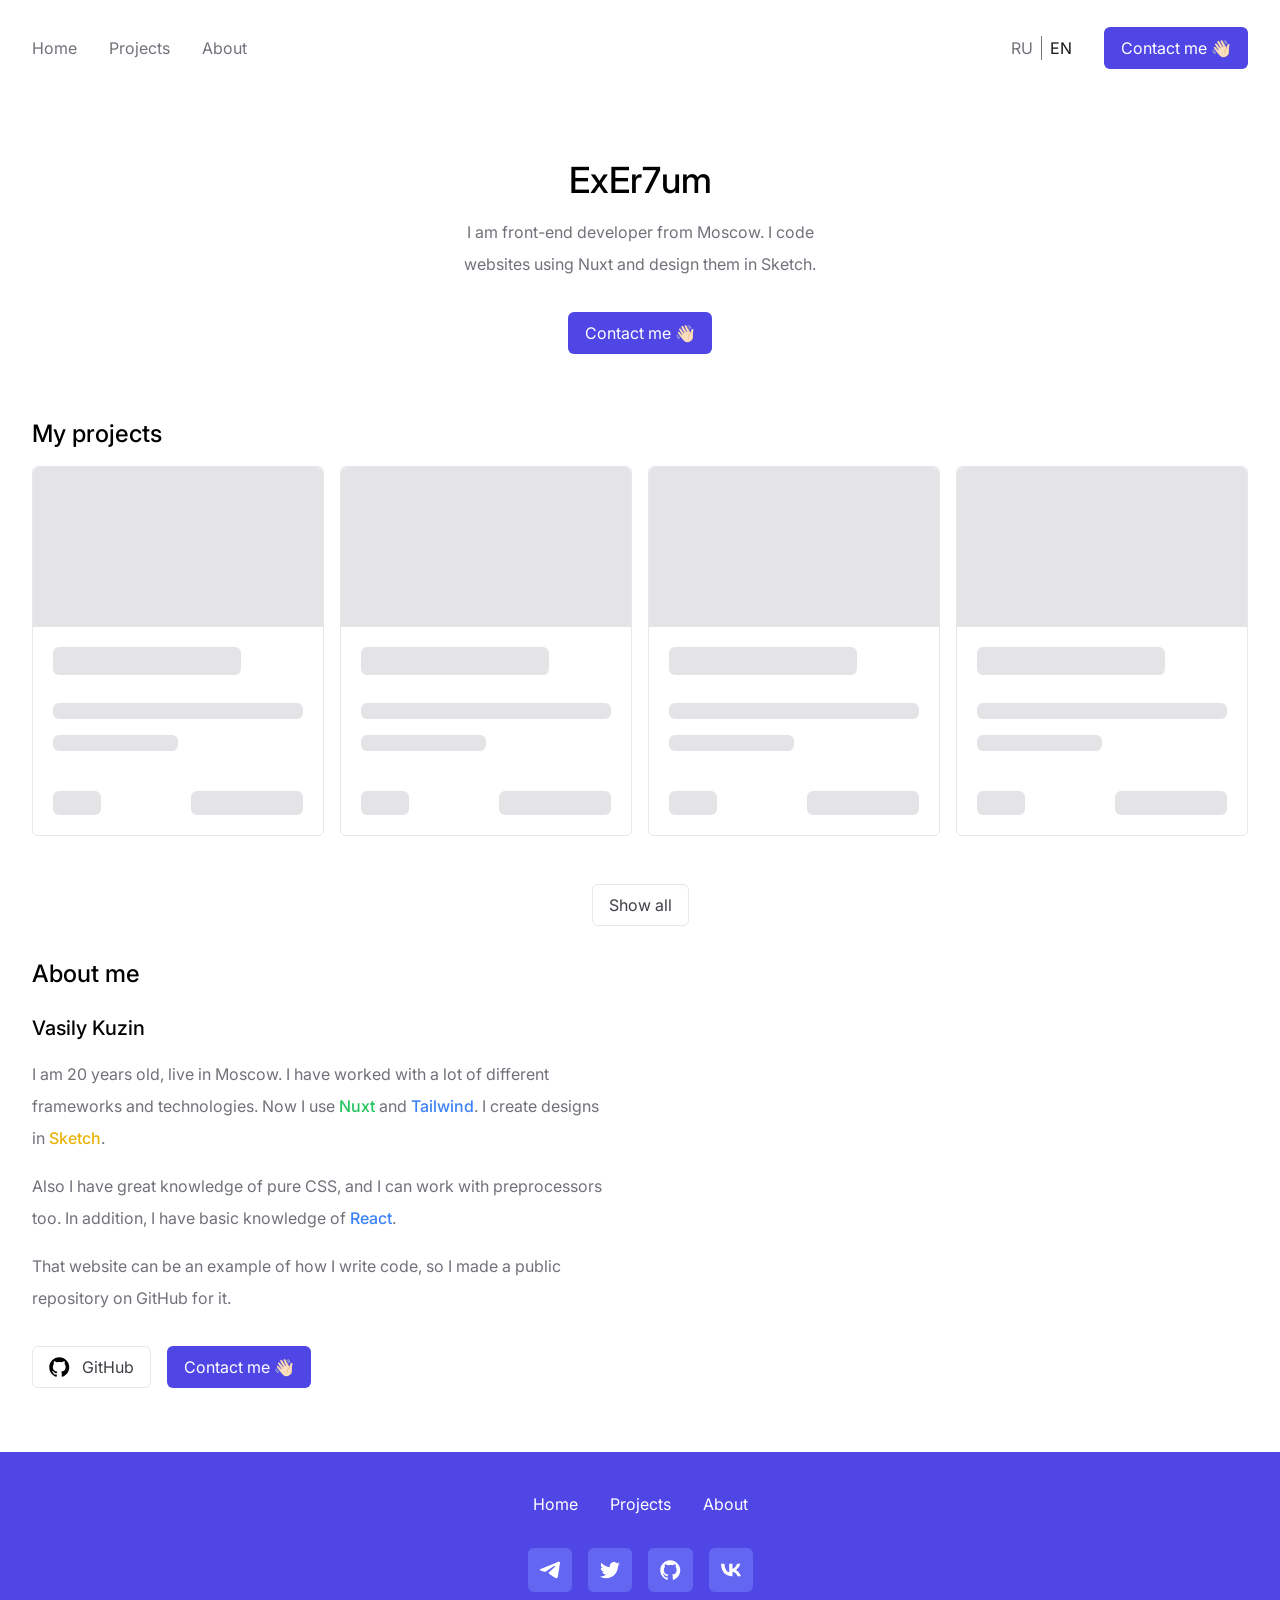
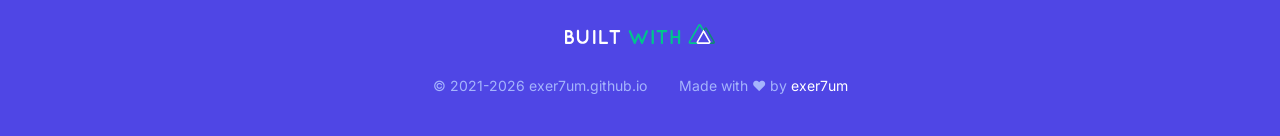
<file: en/index.html>
<!doctype html>
<html data-n-head-ssr lang="en-US" data-n-head="%7B%22lang%22:%7B%22ssr%22:%22en-US%22%7D%7D">
  <head>
    <title>Home | exer7um.github.io</title><meta data-n-head="ssr" charset="utf-8"><meta data-n-head="ssr" name="viewport" content="width=device-width,initial-scale=1"><meta data-n-head="ssr" name="google-site-verification" content="YXzxEGAF3ahAAqmvvXPdeFxApY0wrxeFvTq2JXASDyE"><meta data-n-head="ssr" data-hid="description" name="description" content="I am front-end developer from Moscow. I code websites using Nuxt and design them in Sketch."><meta data-n-head="ssr" data-hid="i18n-og" property="og:locale" content="en_US"><meta data-n-head="ssr" data-hid="i18n-og-alt-ru-RU" property="og:locale:alternate" content="ru_RU"><link data-n-head="ssr" rel="icon" type="image/x-icon" href="/favicon.ico"><link data-n-head="ssr" data-hid="i18n-alt-ru" rel="alternate" href="https://exer7um.github.io/" hreflang="ru"><link data-n-head="ssr" data-hid="i18n-alt-ru-RU" rel="alternate" href="https://exer7um.github.io/" hreflang="ru-RU"><link data-n-head="ssr" data-hid="i18n-alt-en" rel="alternate" href="https://exer7um.github.io/en" hreflang="en"><link data-n-head="ssr" data-hid="i18n-alt-en-US" rel="alternate" href="https://exer7um.github.io/en" hreflang="en-US"><link data-n-head="ssr" data-hid="i18n-xd" rel="alternate" href="https://exer7um.github.io/" hreflang="x-default"><link data-n-head="ssr" data-hid="i18n-can" rel="canonical" href="https://exer7um.github.io/en"><link rel="preload" href="/_nuxt/1008b7b.js" as="script"><link rel="preload" href="/_nuxt/827e7db.js" as="script"><link rel="preload" href="/_nuxt/d97f99a.js" as="script"><link rel="preload" href="/_nuxt/72a0e87.js" as="script"><link rel="preload" href="/_nuxt/5e54e3b.js" as="script"><style data-vue-ssr-id="17bc9ac2:0 10510ec3:0">/*! tailwindcss v3.0.23 | MIT License | https://tailwindcss.com*/*,::after,::before{box-sizing:border-box;border-width:0;border-style:solid;border-color:#e5e7eb}::after,::before{--tw-content:''}html{line-height:1.5;-webkit-text-size-adjust:100%;-moz-tab-size:4;-o-tab-size:4;tab-size:4;font-family:Inter,ui-sans-serif,system-ui}body{margin:0;line-height:inherit}hr{height:0;color:inherit;border-top-width:1px}abbr:where([title]){-webkit-text-decoration:underline dotted;text-decoration:underline dotted}h1,h2,h3,h4,h5,h6{font-size:inherit;font-weight:inherit}a{color:inherit;text-decoration:inherit}b,strong{font-weight:bolder}code,kbd,pre,samp{font-family:ui-monospace,SFMono-Regular,Menlo,Monaco,Consolas,"Liberation Mono","Courier New",monospace;font-size:1em}small{font-size:80%}sub,sup{font-size:75%;line-height:0;position:relative;vertical-align:baseline}sub{bottom:-.25em}sup{top:-.5em}table{text-indent:0;border-color:inherit;border-collapse:collapse}button,input,optgroup,select,textarea{font-family:inherit;font-size:100%;line-height:inherit;color:inherit;margin:0;padding:0}button,select{text-transform:none}[type=button],[type=reset],[type=submit],button{-webkit-appearance:button;background-color:transparent;background-image:none}:-moz-focusring{outline:auto}:-moz-ui-invalid{box-shadow:none}progress{vertical-align:baseline}::-webkit-inner-spin-button,::-webkit-outer-spin-button{height:auto}[type=search]{-webkit-appearance:textfield;outline-offset:-2px}::-webkit-search-decoration{-webkit-appearance:none}::-webkit-file-upload-button{-webkit-appearance:button;font:inherit}summary{display:list-item}blockquote,dd,dl,figure,h1,h2,h3,h4,h5,h6,hr,p,pre{margin:0}fieldset{margin:0;padding:0}legend{padding:0}menu,ol,ul{list-style:none;margin:0;padding:0}textarea{resize:vertical}input::-moz-placeholder,textarea::-moz-placeholder{opacity:1;color:#9ca3af}input:-ms-input-placeholder,textarea:-ms-input-placeholder{opacity:1;color:#9ca3af}input::placeholder,textarea::placeholder{opacity:1;color:#9ca3af}[role=button],button{cursor:pointer}:disabled{cursor:default}audio,canvas,embed,iframe,img,object,svg,video{display:block;vertical-align:middle}img,video{max-width:100%;height:auto}[hidden]{display:none}[multiple],[type=date],[type=datetime-local],[type=email],[type=month],[type=number],[type=password],[type=search],[type=tel],[type=text],[type=time],[type=url],[type=week],select,textarea{-webkit-appearance:none;-moz-appearance:none;appearance:none;background-color:#fff;border-color:#6b7280;border-width:1px;border-radius:0;padding-top:.5rem;padding-right:.75rem;padding-bottom:.5rem;padding-left:.75rem;font-size:1rem;line-height:1.5rem;--tw-shadow:0 0 #0000}[multiple]:focus,[type=date]:focus,[type=datetime-local]:focus,[type=email]:focus,[type=month]:focus,[type=number]:focus,[type=password]:focus,[type=search]:focus,[type=tel]:focus,[type=text]:focus,[type=time]:focus,[type=url]:focus,[type=week]:focus,select:focus,textarea:focus{outline:2px solid transparent;outline-offset:2px;--tw-ring-inset:var(--tw-empty, );/*!*//*!*/--tw-ring-offset-width:0px;--tw-ring-offset-color:#fff;--tw-ring-color:#2563eb;--tw-ring-offset-shadow:var(--tw-ring-inset) 0 0 0 var(--tw-ring-offset-width) var(--tw-ring-offset-color);--tw-ring-shadow:var(--tw-ring-inset) 0 0 0 calc(1px + var(--tw-ring-offset-width)) var(--tw-ring-color);box-shadow:var(--tw-ring-offset-shadow),var(--tw-ring-shadow),var(--tw-shadow);border-color:#2563eb}input::-moz-placeholder,textarea::-moz-placeholder{color:#6b7280;opacity:1}input:-ms-input-placeholder,textarea:-ms-input-placeholder{color:#6b7280;opacity:1}input::placeholder,textarea::placeholder{color:#6b7280;opacity:1}::-webkit-datetime-edit-fields-wrapper{padding:0}::-webkit-date-and-time-value{min-height:1.5em}::-webkit-datetime-edit,::-webkit-datetime-edit-day-field,::-webkit-datetime-edit-hour-field,::-webkit-datetime-edit-meridiem-field,::-webkit-datetime-edit-millisecond-field,::-webkit-datetime-edit-minute-field,::-webkit-datetime-edit-month-field,::-webkit-datetime-edit-second-field,::-webkit-datetime-edit-year-field{padding-top:0;padding-bottom:0}select{background-image:url("data:image/svg+xml,%3csvg xmlns='http://www.w3.org/2000/svg' fill='none' viewBox='0 0 20 20'%3e%3cpath stroke='%236b7280' stroke-linecap='round' stroke-linejoin='round' stroke-width='1.5' d='M6 8l4 4 4-4'/%3e%3c/svg%3e");background-position:right .5rem center;background-repeat:no-repeat;background-size:1.5em 1.5em;padding-right:2.5rem;-webkit-print-color-adjust:exact;color-adjust:exact}[multiple]{background-image:initial;background-position:initial;background-repeat:unset;background-size:initial;padding-right:.75rem;-webkit-print-color-adjust:unset;color-adjust:unset}[type=checkbox],[type=radio]{-webkit-appearance:none;-moz-appearance:none;appearance:none;padding:0;-webkit-print-color-adjust:exact;color-adjust:exact;display:inline-block;vertical-align:middle;background-origin:border-box;-webkit-user-select:none;-moz-user-select:none;-ms-user-select:none;user-select:none;flex-shrink:0;height:1rem;width:1rem;color:#2563eb;background-color:#fff;border-color:#6b7280;border-width:1px;--tw-shadow:0 0 #0000}[type=checkbox]{border-radius:0}[type=radio]{border-radius:100%}[type=checkbox]:focus,[type=radio]:focus{outline:2px solid transparent;outline-offset:2px;--tw-ring-inset:var(--tw-empty, );/*!*//*!*/--tw-ring-offset-width:2px;--tw-ring-offset-color:#fff;--tw-ring-color:#2563eb;--tw-ring-offset-shadow:var(--tw-ring-inset) 0 0 0 var(--tw-ring-offset-width) var(--tw-ring-offset-color);--tw-ring-shadow:var(--tw-ring-inset) 0 0 0 calc(2px + var(--tw-ring-offset-width)) var(--tw-ring-color);box-shadow:var(--tw-ring-offset-shadow),var(--tw-ring-shadow),var(--tw-shadow)}[type=checkbox]:checked,[type=radio]:checked{border-color:transparent;background-color:currentColor;background-size:100% 100%;background-position:center;background-repeat:no-repeat}[type=checkbox]:checked{background-image:url("data:image/svg+xml,%3csvg viewBox='0 0 16 16' fill='white' xmlns='http://www.w3.org/2000/svg'%3e%3cpath d='M12.207 4.793a1 1 0 010 1.414l-5 5a1 1 0 01-1.414 0l-2-2a1 1 0 011.414-1.414L6.5 9.086l4.293-4.293a1 1 0 011.414 0z'/%3e%3c/svg%3e")}[type=radio]:checked{background-image:url("data:image/svg+xml,%3csvg viewBox='0 0 16 16' fill='white' xmlns='http://www.w3.org/2000/svg'%3e%3ccircle cx='8' cy='8' r='3'/%3e%3c/svg%3e")}[type=checkbox]:checked:focus,[type=checkbox]:checked:hover,[type=radio]:checked:focus,[type=radio]:checked:hover{border-color:transparent;background-color:currentColor}[type=checkbox]:indeterminate{background-image:url("data:image/svg+xml,%3csvg xmlns='http://www.w3.org/2000/svg' fill='none' viewBox='0 0 16 16'%3e%3cpath stroke='white' stroke-linecap='round' stroke-linejoin='round' stroke-width='2' d='M4 8h8'/%3e%3c/svg%3e");border-color:transparent;background-color:currentColor;background-size:100% 100%;background-position:center;background-repeat:no-repeat}[type=checkbox]:indeterminate:focus,[type=checkbox]:indeterminate:hover{border-color:transparent;background-color:currentColor}[type=file]{background:unset;border-color:inherit;border-width:0;border-radius:0;padding:0;font-size:unset;line-height:inherit}[type=file]:focus{outline:1px auto -webkit-focus-ring-color}*{transition-property:color,background-color,border-color,fill,stroke,opacity,box-shadow,transform,filter,-webkit-text-decoration-color,-webkit-backdrop-filter;transition-property:color,background-color,border-color,text-decoration-color,fill,stroke,opacity,box-shadow,transform,filter,backdrop-filter;transition-property:color,background-color,border-color,text-decoration-color,fill,stroke,opacity,box-shadow,transform,filter,backdrop-filter,-webkit-text-decoration-color,-webkit-backdrop-filter;transition-timing-function:cubic-bezier(.4,0,.2,1);transition-duration:150ms}@media (prefers-color-scheme:dark){body{--tw-bg-opacity:1;background-color:rgb(24 24 27 / var(--tw-bg-opacity))}}h1{font-size:2.25rem;line-height:2.5rem;font-weight:500}@media (prefers-color-scheme:dark){h1{--tw-text-opacity:1;color:rgb(255 255 255 / var(--tw-text-opacity))}}h2{font-size:1.5rem;line-height:2rem;font-weight:500}@media (prefers-color-scheme:dark){h2{--tw-text-opacity:1;color:rgb(255 255 255 / var(--tw-text-opacity))}}h3{font-size:1.25rem;line-height:1.75rem;font-weight:500}@media (prefers-color-scheme:dark){h3{--tw-text-opacity:1;color:rgb(255 255 255 / var(--tw-text-opacity))}}h4{font-size:1.125rem;line-height:1.75rem;font-weight:500}@media (prefers-color-scheme:dark){h4{--tw-text-opacity:1;color:rgb(255 255 255 / var(--tw-text-opacity))}}p{line-height:2;--tw-text-opacity:1;color:rgb(113 113 122 / var(--tw-text-opacity))}@media (prefers-color-scheme:dark){p{--tw-text-opacity:1;color:rgb(161 161 170 / var(--tw-text-opacity))}}*,::after,::before{--tw-translate-x:0;--tw-translate-y:0;--tw-rotate:0;--tw-skew-x:0;--tw-skew-y:0;--tw-scale-x:1;--tw-scale-y:1;--tw-scroll-snap-strictness:proximity;--tw-ring-offset-width:0px;--tw-ring-offset-color:#fff;--tw-ring-color:rgb(59 130 246 / 0.5);--tw-ring-offset-shadow:0 0 #0000;--tw-ring-shadow:0 0 #0000;--tw-shadow:0 0 #0000;--tw-shadow-colored:0 0 #0000}.container{width:100%;margin-right:auto;margin-left:auto;padding-right:2rem;padding-left:2rem}@media (min-width:640px){.container{max-width:640px}}@media (min-width:768px){.container{max-width:768px}}@media (min-width:1024px){.container{max-width:1024px}}@media (min-width:1280px){.container{max-width:1280px}}@media (min-width:1536px){.container{max-width:1536px}}.static{position:static}.fixed{position:fixed}.absolute{position:absolute}.relative{position:relative}.inset-0{top:0;right:0;bottom:0;left:0}.top-full{top:100%}.left-0{left:0}.z-20{z-index:20}.z-10{z-index:10}.col-span-1{grid-column:span 1/span 1}.my-4{margin-top:1rem;margin-bottom:1rem}.my-16{margin-top:4rem;margin-bottom:4rem}.mt-6{margin-top:1.5rem}.mt-4{margin-top:1rem}.mt-8{margin-top:2rem}.mr-3{margin-right:.75rem}.mb-6{margin-bottom:1.5rem}.-ml-2{margin-left:-.5rem}.mt-3{margin-top:.75rem}.ml-1{margin-left:.25rem}.mb-7{margin-bottom:1.75rem}.mt-16{margin-top:4rem}.mr-6{margin-right:1.5rem}.mb-4{margin-bottom:1rem}.mb-8{margin-bottom:2rem}.mb-1{margin-bottom:.25rem}.flex{display:flex}.inline-flex{display:inline-flex}.grid{display:grid}.hidden{display:none}.aspect-square{aspect-ratio:1/1}.h-full{height:100%}.h-40{height:10rem}.h-7{height:1.75rem}.h-4{height:1rem}.h-6{height:1.5rem}.h-5{height:1.25rem}.h-24{height:6rem}.h-12{height:3rem}.max-h-full{max-height:100%}.min-h-\[10rem\]{min-height:10rem}.w-full{width:100%}.w-3\/4{width:75%}.w-1\/2{width:50%}.w-12{width:3rem}.w-28{width:7rem}.w-max{width:-webkit-max-content;width:-moz-max-content;width:max-content}.w-4{width:1rem}.w-6{width:1.5rem}.w-5{width:1.25rem}.max-w-xl{max-width:36rem}.max-w-full{max-width:100%}.max-w-xs{max-width:20rem}.max-w-sm{max-width:24rem}.transform{transform:translate(var(--tw-translate-x),var(--tw-translate-y)) rotate(var(--tw-rotate)) skewX(var(--tw-skew-x)) skewY(var(--tw-skew-y)) scaleX(var(--tw-scale-x)) scaleY(var(--tw-scale-y))}@-webkit-keyframes pulse{50%{opacity:.5}}@keyframes pulse{50%{opacity:.5}}.animate-pulse{-webkit-animation:pulse 2s cubic-bezier(.4,0,.6,1) infinite;animation:pulse 2s cubic-bezier(.4,0,.6,1) infinite}@-webkit-keyframes spin{to{transform:rotate(360deg)}}@keyframes spin{to{transform:rotate(360deg)}}.animate-spin{-webkit-animation:spin 1s linear infinite;animation:spin 1s linear infinite}.cursor-pointer{cursor:pointer}.cursor-default{cursor:default}.select-none{-webkit-user-select:none;-moz-user-select:none;-ms-user-select:none;user-select:none}.resize-none{resize:none}.grid-cols-1{grid-template-columns:repeat(1,minmax(0,1fr))}.flex-col{flex-direction:column}.flex-wrap{flex-wrap:wrap}.items-start{align-items:flex-start}.items-center{align-items:center}.justify-center{justify-content:center}.justify-between{justify-content:space-between}.justify-around{justify-content:space-around}.gap-4{gap:1rem}.gap-x-4{-moz-column-gap:1rem;column-gap:1rem}.gap-x-2{-moz-column-gap:.5rem;column-gap:.5rem}.gap-y-8{row-gap:2rem}.gap-y-4{row-gap:1rem}.gap-x-0{-moz-column-gap:0;column-gap:0}.gap-y-6{row-gap:1.5rem}.divide-x>:not([hidden])~:not([hidden]){--tw-divide-x-reverse:0;border-right-width:calc(1px * var(--tw-divide-x-reverse));border-left-width:calc(1px * calc(1 - var(--tw-divide-x-reverse)))}.divide-zinc-500>:not([hidden])~:not([hidden]){--tw-divide-opacity:1;border-color:rgb(113 113 122 / var(--tw-divide-opacity))}.overflow-hidden{overflow:hidden}.rounded-md{border-radius:.375rem}.rounded-xl{border-radius:.75rem}.rounded-full{border-radius:9999px}.rounded-t-md{border-top-left-radius:.375rem;border-top-right-radius:.375rem}.border{border-width:1px}.border-b{border-bottom-width:1px}.border-transparent{border-color:transparent}.bg-white{--tw-bg-opacity:1;background-color:rgb(255 255 255 / var(--tw-bg-opacity))}.bg-indigo-500{--tw-bg-opacity:1;background-color:rgb(99 102 241 / var(--tw-bg-opacity))}.bg-zinc-200{--tw-bg-opacity:1;background-color:rgb(228 228 231 / var(--tw-bg-opacity))}.bg-indigo-600{--tw-bg-opacity:1;background-color:rgb(79 70 229 / var(--tw-bg-opacity))}.bg-zinc-500\/30{background-color:rgb(113 113 122 / .3)}.bg-red-100{--tw-bg-opacity:1;background-color:rgb(254 226 226 / var(--tw-bg-opacity))}.bg-green-100{--tw-bg-opacity:1;background-color:rgb(220 252 231 / var(--tw-bg-opacity))}.bg-zinc-100{--tw-bg-opacity:1;background-color:rgb(244 244 245 / var(--tw-bg-opacity))}.fill-current{fill:currentColor}.p-3{padding:.75rem}.p-8{padding:2rem}.p-5{padding:1.25rem}.p-0\.5{padding:.125rem}.p-0{padding:0}.py-2{padding-top:.5rem;padding-bottom:.5rem}.px-4{padding-left:1rem;padding-right:1rem}.px-3{padding-left:.75rem;padding-right:.75rem}.py-10{padding-top:2.5rem;padding-bottom:2.5rem}.px-2{padding-left:.5rem;padding-right:.5rem}.py-1{padding-top:.25rem;padding-bottom:.25rem}.px-6{padding-left:1.5rem;padding-right:1.5rem}.py-12{padding-top:3rem;padding-bottom:3rem}.pt-2{padding-top:.5rem}.pb-8{padding-bottom:2rem}.text-center{text-align:center}.text-sm{font-size:.875rem;line-height:1.25rem}.text-xl{font-size:1.25rem;line-height:1.75rem}.font-medium{font-weight:500}.font-normal{font-weight:400}.text-green-500{--tw-text-opacity:1;color:rgb(34 197 94 / var(--tw-text-opacity))}.text-blue-500{--tw-text-opacity:1;color:rgb(59 130 246 / var(--tw-text-opacity))}.text-yellow-500{--tw-text-opacity:1;color:rgb(234 179 8 / var(--tw-text-opacity))}.text-zinc-700{--tw-text-opacity:1;color:rgb(63 63 70 / var(--tw-text-opacity))}.text-black{--tw-text-opacity:1;color:rgb(0 0 0 / var(--tw-text-opacity))}.text-white{--tw-text-opacity:1;color:rgb(255 255 255 / var(--tw-text-opacity))}.text-zinc-400{--tw-text-opacity:1;color:rgb(161 161 170 / var(--tw-text-opacity))}.text-indigo-600{--tw-text-opacity:1;color:rgb(79 70 229 / var(--tw-text-opacity))}.text-red-500{--tw-text-opacity:1;color:rgb(239 68 68 / var(--tw-text-opacity))}.text-red-700{--tw-text-opacity:1;color:rgb(185 28 28 / var(--tw-text-opacity))}.text-indigo-300{--tw-text-opacity:1;color:rgb(165 180 252 / var(--tw-text-opacity))}.text-zinc-500{--tw-text-opacity:1;color:rgb(113 113 122 / var(--tw-text-opacity))}.\!text-zinc-900{--tw-text-opacity:1!important;color:rgb(24 24 27 / var(--tw-text-opacity))!important}.text-zinc-900{--tw-text-opacity:1;color:rgb(24 24 27 / var(--tw-text-opacity))}.text-green-700{--tw-text-opacity:1;color:rgb(21 128 61 / var(--tw-text-opacity))}.opacity-25{opacity:.25}.opacity-75{opacity:.75}.backdrop-blur{--tw-backdrop-blur:blur(8px);-webkit-backdrop-filter:var(--tw-backdrop-blur) var(--tw-backdrop-brightness) var(--tw-backdrop-contrast) var(--tw-backdrop-grayscale) var(--tw-backdrop-hue-rotate) var(--tw-backdrop-invert) var(--tw-backdrop-opacity) var(--tw-backdrop-saturate) var(--tw-backdrop-sepia);backdrop-filter:var(--tw-backdrop-blur) var(--tw-backdrop-brightness) var(--tw-backdrop-contrast) var(--tw-backdrop-grayscale) var(--tw-backdrop-hue-rotate) var(--tw-backdrop-invert) var(--tw-backdrop-opacity) var(--tw-backdrop-saturate) var(--tw-backdrop-sepia)}.transition{transition-property:color,background-color,border-color,fill,stroke,opacity,box-shadow,transform,filter,-webkit-text-decoration-color,-webkit-backdrop-filter;transition-property:color,background-color,border-color,text-decoration-color,fill,stroke,opacity,box-shadow,transform,filter,backdrop-filter;transition-property:color,background-color,border-color,text-decoration-color,fill,stroke,opacity,box-shadow,transform,filter,backdrop-filter,-webkit-text-decoration-color,-webkit-backdrop-filter;transition-timing-function:cubic-bezier(.4,0,.2,1);transition-duration:150ms}.page-enter-active,.page-leave-active{transition-property:color,background-color,border-color,fill,stroke,opacity,box-shadow,transform,filter,-webkit-text-decoration-color,-webkit-backdrop-filter;transition-property:color,background-color,border-color,text-decoration-color,fill,stroke,opacity,box-shadow,transform,filter,backdrop-filter;transition-property:color,background-color,border-color,text-decoration-color,fill,stroke,opacity,box-shadow,transform,filter,backdrop-filter,-webkit-text-decoration-color,-webkit-backdrop-filter;transition-timing-function:cubic-bezier(.4,0,.2,1);transition-duration:150ms}.page-enter,.page-leave-active{--tw-scale-x:.75;--tw-scale-y:.75;transform:translate(var(--tw-translate-x),var(--tw-translate-y)) rotate(var(--tw-rotate)) skewX(var(--tw-skew-x)) skewY(var(--tw-skew-y)) scaleX(var(--tw-scale-x)) scaleY(var(--tw-scale-y));opacity:0}.popup-enter-active,.popup-leave-active{transition-property:color,background-color,border-color,fill,stroke,opacity,box-shadow,transform,filter,-webkit-text-decoration-color,-webkit-backdrop-filter;transition-property:color,background-color,border-color,text-decoration-color,fill,stroke,opacity,box-shadow,transform,filter,backdrop-filter;transition-property:color,background-color,border-color,text-decoration-color,fill,stroke,opacity,box-shadow,transform,filter,backdrop-filter,-webkit-text-decoration-color,-webkit-backdrop-filter;transition-timing-function:cubic-bezier(.4,0,.2,1);transition-duration:150ms}.popup-enter,.popup-leave-to{opacity:0}.popup-enter-active .bg-white,.popup-leave-active .bg-white{transition-property:color,background-color,border-color,fill,stroke,opacity,box-shadow,transform,filter,-webkit-text-decoration-color,-webkit-backdrop-filter;transition-property:color,background-color,border-color,text-decoration-color,fill,stroke,opacity,box-shadow,transform,filter,backdrop-filter;transition-property:color,background-color,border-color,text-decoration-color,fill,stroke,opacity,box-shadow,transform,filter,backdrop-filter,-webkit-text-decoration-color,-webkit-backdrop-filter;transition-timing-function:cubic-bezier(.4,0,.2,1);transition-duration:150ms}.popup-enter .bg-white,.popup-leave-to .bg-white{--tw-scale-x:0;--tw-scale-y:0;transform:translate(var(--tw-translate-x),var(--tw-translate-y)) rotate(var(--tw-rotate)) skewX(var(--tw-skew-x)) skewY(var(--tw-skew-y)) scaleX(var(--tw-scale-x)) scaleY(var(--tw-scale-y));opacity:0}.hover\:bg-zinc-50:hover{--tw-bg-opacity:1;background-color:rgb(250 250 250 / var(--tw-bg-opacity))}.hover\:bg-indigo-400:hover{--tw-bg-opacity:1;background-color:rgb(129 140 248 / var(--tw-bg-opacity))}.hover\:bg-indigo-700:hover{--tw-bg-opacity:1;background-color:rgb(67 56 202 / var(--tw-bg-opacity))}.hover\:text-indigo-800:hover{--tw-text-opacity:1;color:rgb(55 48 163 / var(--tw-text-opacity))}.hover\:text-zinc-300:hover{--tw-text-opacity:1;color:rgb(212 212 216 / var(--tw-text-opacity))}.hover\:text-zinc-900:hover{--tw-text-opacity:1;color:rgb(24 24 27 / var(--tw-text-opacity))}.focus\:border-indigo-600:focus{--tw-border-opacity:1;border-color:rgb(79 70 229 / var(--tw-border-opacity))}.focus\:ring-indigo-600:focus{--tw-ring-opacity:1;--tw-ring-color:rgb(79 70 229 / var(--tw-ring-opacity))}.disabled\:cursor-not-allowed:disabled{cursor:not-allowed}.disabled\:opacity-50:disabled{opacity:.5}.group:hover .group-hover\:text-indigo-800{--tw-text-opacity:1;color:rgb(55 48 163 / var(--tw-text-opacity))}@media (prefers-color-scheme:dark){.dark\:border-0{border-width:0}.dark\:border-transparent{border-color:transparent}.dark\:border-zinc-600{--tw-border-opacity:1;border-color:rgb(82 82 91 / var(--tw-border-opacity))}.dark\:bg-zinc-800{--tw-bg-opacity:1;background-color:rgb(39 39 42 / var(--tw-bg-opacity))}.dark\:bg-zinc-900{--tw-bg-opacity:1;background-color:rgb(24 24 27 / var(--tw-bg-opacity))}.dark\:bg-zinc-700{--tw-bg-opacity:1;background-color:rgb(63 63 70 / var(--tw-bg-opacity))}.dark\:bg-indigo-700{--tw-bg-opacity:1;background-color:rgb(67 56 202 / var(--tw-bg-opacity))}.dark\:bg-zinc-900\/30{background-color:rgb(24 24 27 / .3)}.dark\:bg-red-800{--tw-bg-opacity:1;background-color:rgb(153 27 27 / var(--tw-bg-opacity))}.dark\:bg-green-800{--tw-bg-opacity:1;background-color:rgb(22 101 52 / var(--tw-bg-opacity))}.dark\:text-green-400{--tw-text-opacity:1;color:rgb(74 222 128 / var(--tw-text-opacity))}.dark\:text-blue-400{--tw-text-opacity:1;color:rgb(96 165 250 / var(--tw-text-opacity))}.dark\:text-yellow-400{--tw-text-opacity:1;color:rgb(250 204 21 / var(--tw-text-opacity))}.dark\:text-zinc-300{--tw-text-opacity:1;color:rgb(212 212 216 / var(--tw-text-opacity))}.dark\:text-white{--tw-text-opacity:1;color:rgb(255 255 255 / var(--tw-text-opacity))}.dark\:text-indigo-400{--tw-text-opacity:1;color:rgb(129 140 248 / var(--tw-text-opacity))}.dark\:text-red-400{--tw-text-opacity:1;color:rgb(248 113 113 / var(--tw-text-opacity))}.dark\:text-red-300{--tw-text-opacity:1;color:rgb(252 165 165 / var(--tw-text-opacity))}.dark\:text-zinc-400{--tw-text-opacity:1;color:rgb(161 161 170 / var(--tw-text-opacity))}.dark\:\!text-zinc-100{--tw-text-opacity:1!important;color:rgb(244 244 245 / var(--tw-text-opacity))!important}.dark\:text-red-200{--tw-text-opacity:1;color:rgb(254 202 202 / var(--tw-text-opacity))}.dark\:text-green-200{--tw-text-opacity:1;color:rgb(187 247 208 / var(--tw-text-opacity))}.dark\:placeholder-zinc-400::-moz-placeholder{--tw-placeholder-opacity:1;color:rgb(161 161 170 / var(--tw-placeholder-opacity))}.dark\:placeholder-zinc-400:-ms-input-placeholder{--tw-placeholder-opacity:1;color:rgb(161 161 170 / var(--tw-placeholder-opacity))}.dark\:placeholder-zinc-400::placeholder{--tw-placeholder-opacity:1;color:rgb(161 161 170 / var(--tw-placeholder-opacity))}.dark\:hover\:bg-zinc-700:hover{--tw-bg-opacity:1;background-color:rgb(63 63 70 / var(--tw-bg-opacity))}.dark\:hover\:bg-zinc-600:hover{--tw-bg-opacity:1;background-color:rgb(82 82 91 / var(--tw-bg-opacity))}.dark\:hover\:bg-indigo-600:hover{--tw-bg-opacity:1;background-color:rgb(79 70 229 / var(--tw-bg-opacity))}.dark\:hover\:text-indigo-300:hover{--tw-text-opacity:1;color:rgb(165 180 252 / var(--tw-text-opacity))}.dark\:hover\:text-zinc-100:hover{--tw-text-opacity:1;color:rgb(244 244 245 / var(--tw-text-opacity))}.dark\:focus\:border-indigo-500:focus{--tw-border-opacity:1;border-color:rgb(99 102 241 / var(--tw-border-opacity))}.dark\:focus\:ring-indigo-500:focus{--tw-ring-opacity:1;--tw-ring-color:rgb(99 102 241 / var(--tw-ring-opacity))}.group:hover .dark\:group-hover\:text-indigo-300{--tw-text-opacity:1;color:rgb(165 180 252 / var(--tw-text-opacity))}}@media (min-width:640px){.sm\:grid-cols-2{grid-template-columns:repeat(2,minmax(0,1fr))}}@media (min-width:768px){.md\:col-span-2{grid-column:span 2/span 2}.md\:flex{display:flex}.md\:hidden{display:none}.md\:w-max{width:-webkit-max-content;width:-moz-max-content;width:max-content}.md\:grid-cols-2{grid-template-columns:repeat(2,minmax(0,1fr))}.md\:flex-row{flex-direction:row}.md\:gap-x-8{-moz-column-gap:2rem;column-gap:2rem}.md\:gap-y-0{row-gap:0}.md\:p-0{padding:0}}@media (min-width:1024px){.lg\:flex{display:flex}.lg\:hidden{display:none}}@media (min-width:1280px){.xl\:grid-cols-4{grid-template-columns:repeat(4,minmax(0,1fr))}}.nuxt-link-exact-active.not-white[data-v-19045208]{--tw-text-opacity:1;color:rgb(24 24 27 / var(--tw-text-opacity))}@media (prefers-color-scheme:dark){.nuxt-link-exact-active.not-white[data-v-19045208]{--tw-text-opacity:1;color:rgb(244 244 245 / var(--tw-text-opacity))}}</style><link rel="preload" href="/_nuxt/static/1669630104/en/state.js" as="script"><link rel="preload" href="/_nuxt/static/1669630104/en/payload.js" as="script"><link rel="preload" href="/_nuxt/static/1669630104/manifest.js" as="script">
  </head>
  <body>
    <div data-server-rendered="true" id="__nuxt"><div id="__layout"><div><header class="container relative flex h-24 items-center justify-between"><button to="" class="flex w-max items-center justify-center gap-x-2 rounded-md border py-2 px-4 lg:hidden text-zinc-700 hover:bg-zinc-50 dark:text-zinc-300 dark:bg-zinc-800 dark:border-transparent dark:hover:bg-zinc-700"><div class="flex items-center justify-center fill-current text-black dark:text-white"><svg xmlns="http://www.w3.org/2000/svg" class="h-5 w-5" fill="none" viewBox="0 0 24 24" stroke="currentColor"><path stroke-linecap="round" stroke-linejoin="round" stroke-width="2" d="M4 6h16M4 12h16M4 18h7"/></svg></div> <span>Menu</span></button> <!----> <nav class="flex hidden lg:flex md:gap-x-8" data-v-19045208><a href="/en" aria-current="page" class="nuxt-link-exact-active nuxt-link-active not-white text-zinc-500 hover:text-zinc-900 dark:text-zinc-400 dark:hover:text-zinc-100 px-4 py-1 md:p-0" data-v-19045208>
    Home
  </a><a href="/en/projects" class="not-white text-zinc-500 hover:text-zinc-900 dark:text-zinc-400 dark:hover:text-zinc-100 px-4 py-1 md:p-0" data-v-19045208>
    Projects
  </a><a href="/en/about" class="not-white text-zinc-500 hover:text-zinc-900 dark:text-zinc-400 dark:hover:text-zinc-100 px-4 py-1 md:p-0" data-v-19045208>
    About
  </a></nav> <div class="flex items-center"><div class="mr-6 flex items-center divide-x divide-zinc-500 hidden md:flex"><a href="/" class="cursor-pointer px-2 text-zinc-500 hover:text-zinc-900 dark:hover:text-zinc-100 nuxt-link-active">RU</a><a href="/en" aria-current="page" class="cursor-pointer px-2 text-zinc-500 hover:text-zinc-900 dark:hover:text-zinc-100 nuxt-link-exact-active nuxt-link-active !text-zinc-900 dark:!text-zinc-100">EN</a></div> <div><a href="/en/message" class="flex w-max items-center justify-center gap-x-2 rounded-md border py-2 px-4 border-transparent text-white bg-indigo-600 hover:bg-indigo-700 dark:bg-indigo-700 dark:hover:bg-indigo-600"><!----> <span>Contact me 👋🏻</span></a></div></div></header> <main><div class="container"><div class="my-16 flex flex-col items-center"><h1 class="mb-4">ExEr7um</h1> <p class="mb-8 max-w-sm text-center">
      I am front-end developer from Moscow. I code websites using Nuxt and design them in Sketch.
    </p> <a href="/en/message" class="flex w-max items-center justify-center gap-x-2 rounded-md border py-2 px-4 border-transparent text-white bg-indigo-600 hover:bg-indigo-700 dark:bg-indigo-700 dark:hover:bg-indigo-600"><!----> <span>Contact me 👋🏻</span></a></div> <div><h2>My projects</h2> <div class="mt-4 grid grid-cols-1 gap-4 sm:grid-cols-2 xl:grid-cols-4"><div class="w-full"><div class="flex flex-col overflow-hidden rounded-md border dark:border-0"><div class="flex h-40 min-h-[10rem] animate-pulse rounded-t-md bg-zinc-200 p-8 dark:bg-zinc-700"></div> <div class="flex h-full flex-col justify-between p-5"><div><div class="mb-7 h-7 w-3/4 animate-pulse rounded-md bg-zinc-200 dark:bg-zinc-700"></div> <div class="my-4 h-4 w-full animate-pulse rounded-md bg-zinc-200 dark:bg-zinc-700"></div> <div class="my-4 h-4 w-1/2 animate-pulse rounded-md bg-zinc-200 dark:bg-zinc-700"></div></div> <div class="mt-6 flex items-center justify-between"><div class="h-6 w-12 animate-pulse rounded-md bg-zinc-200 dark:bg-zinc-700"></div> <div class="h-6 w-28 animate-pulse rounded-md bg-zinc-200 dark:bg-zinc-700"></div></div></div></div></div><div class="w-full"><div class="flex flex-col overflow-hidden rounded-md border dark:border-0"><div class="flex h-40 min-h-[10rem] animate-pulse rounded-t-md bg-zinc-200 p-8 dark:bg-zinc-700"></div> <div class="flex h-full flex-col justify-between p-5"><div><div class="mb-7 h-7 w-3/4 animate-pulse rounded-md bg-zinc-200 dark:bg-zinc-700"></div> <div class="my-4 h-4 w-full animate-pulse rounded-md bg-zinc-200 dark:bg-zinc-700"></div> <div class="my-4 h-4 w-1/2 animate-pulse rounded-md bg-zinc-200 dark:bg-zinc-700"></div></div> <div class="mt-6 flex items-center justify-between"><div class="h-6 w-12 animate-pulse rounded-md bg-zinc-200 dark:bg-zinc-700"></div> <div class="h-6 w-28 animate-pulse rounded-md bg-zinc-200 dark:bg-zinc-700"></div></div></div></div></div><div class="w-full"><div class="flex flex-col overflow-hidden rounded-md border dark:border-0"><div class="flex h-40 min-h-[10rem] animate-pulse rounded-t-md bg-zinc-200 p-8 dark:bg-zinc-700"></div> <div class="flex h-full flex-col justify-between p-5"><div><div class="mb-7 h-7 w-3/4 animate-pulse rounded-md bg-zinc-200 dark:bg-zinc-700"></div> <div class="my-4 h-4 w-full animate-pulse rounded-md bg-zinc-200 dark:bg-zinc-700"></div> <div class="my-4 h-4 w-1/2 animate-pulse rounded-md bg-zinc-200 dark:bg-zinc-700"></div></div> <div class="mt-6 flex items-center justify-between"><div class="h-6 w-12 animate-pulse rounded-md bg-zinc-200 dark:bg-zinc-700"></div> <div class="h-6 w-28 animate-pulse rounded-md bg-zinc-200 dark:bg-zinc-700"></div></div></div></div></div><div class="w-full"><div class="flex flex-col overflow-hidden rounded-md border dark:border-0"><div class="flex h-40 min-h-[10rem] animate-pulse rounded-t-md bg-zinc-200 p-8 dark:bg-zinc-700"></div> <div class="flex h-full flex-col justify-between p-5"><div><div class="mb-7 h-7 w-3/4 animate-pulse rounded-md bg-zinc-200 dark:bg-zinc-700"></div> <div class="my-4 h-4 w-full animate-pulse rounded-md bg-zinc-200 dark:bg-zinc-700"></div> <div class="my-4 h-4 w-1/2 animate-pulse rounded-md bg-zinc-200 dark:bg-zinc-700"></div></div> <div class="mt-6 flex items-center justify-between"><div class="h-6 w-12 animate-pulse rounded-md bg-zinc-200 dark:bg-zinc-700"></div> <div class="h-6 w-28 animate-pulse rounded-md bg-zinc-200 dark:bg-zinc-700"></div></div></div></div></div></div> <div class="mt-4 grid grid-cols-1 gap-4 sm:grid-cols-2 xl:grid-cols-4"></div></div> <div class="mt-8 flex justify-center"><a href="/en/projects" class="flex w-max items-center justify-center gap-x-2 rounded-md border py-2 px-4 text-zinc-700 hover:bg-zinc-50 dark:text-zinc-300 dark:bg-zinc-800 dark:border-transparent dark:hover:bg-zinc-700"><!----> <span>Show all</span></a></div> <div class="mt-8"><h2>About me</h2> <h3 class="mt-6">Vasily Kuzin</h3> <p class="mt-4 max-w-xl">
    I am
    20
    years old, live in Moscow. I have worked with a lot of different frameworks and technologies. Now I use
    <span class="font-medium text-green-500 dark:text-green-400">Nuxt</span>
    and
    <span class="font-medium text-blue-500 dark:text-blue-400">Tailwind</span>.
    I create designs in
    <span class="font-medium text-yellow-500 dark:text-yellow-400">Sketch</span>.
  </p> <p class="mt-4 max-w-xl">
    Also I have great knowledge of pure CSS, and I can work with preprocessors too. In addition, I have basic knowledge of
    <span class="font-medium text-blue-500 dark:text-blue-400">React</span>.
  </p> <p class="mt-4 max-w-xl">
    That website can be an example of how I write code, so I made a public repository on GitHub for it.
  </p> <div class="mt-8 flex gap-x-4"><a href="https://github.com/ExEr7um/exer7um.github.io" target="_blank" class="flex items-center justify-center rounded-md border py-2 px-4 text-zinc-700 hover:bg-zinc-50 dark:border-transparent dark:bg-zinc-800 dark:text-zinc-300 dark:hover:bg-zinc-700"><div class="mr-3 fill-current text-black dark:text-white"><svg width="21" height="20" xmlns="http://www.w3.org/2000/svg"><path d="M10.26.193c-5.522 0-10 4.477-10 10 0 4.418 2.865 8.166 6.839 9.489.5.092.682-.217.682-.482 0-.237-.008-.866-.013-1.7-2.782.603-3.369-1.342-3.369-1.342-.454-1.155-1.11-1.462-1.11-1.462-.908-.62.069-.608.069-.608 1.003.07 1.531 1.03 1.531 1.03.892 1.529 2.341 1.087 2.91.831.092-.646.35-1.086.636-1.336-2.22-.253-4.555-1.11-4.555-4.943 0-1.091.39-1.984 1.029-2.683-.103-.253-.446-1.27.098-2.647 0 0 .84-.268 2.75 1.026a9.578 9.578 0 0 1 2.503-.337c.85.004 1.705.114 2.504.337C14.673 4.072 15.51 4.34 15.51 4.34c.546 1.377.203 2.394.1 2.647.64.699 1.028 1.592 1.028 2.683 0 3.842-2.339 4.687-4.566 4.935.359.309.678.919.678 1.852 0 1.336-.012 2.415-.012 2.743 0 .267.18.579.688.481 3.97-1.325 6.833-5.07 6.833-9.488 0-5.523-4.478-10-10-10"/></svg></div>
      GitHub
    </a> <a href="/en/message" class="flex w-max items-center justify-center gap-x-2 rounded-md border py-2 px-4 border-transparent text-white bg-indigo-600 hover:bg-indigo-700 dark:bg-indigo-700 dark:hover:bg-indigo-600"><!----> <span>Contact me 👋🏻</span></a></div></div></div></main> <footer class="mt-16 bg-indigo-600 dark:bg-zinc-800"><div class="container flex flex-col items-center gap-y-8 py-10"><nav class="flex flex-wrap justify-around md:gap-x-8" data-v-19045208><a href="/en" aria-current="page" class="nuxt-link-exact-active nuxt-link-active text-white hover:text-zinc-300 dark:text-zinc-400 dark:hover:text-zinc-100 px-4 py-1 md:p-0" data-v-19045208>
    Home
  </a><a href="/en/projects" class="text-white hover:text-zinc-300 dark:text-zinc-400 dark:hover:text-zinc-100 px-4 py-1 md:p-0" data-v-19045208>
    Projects
  </a><a href="/en/about" class="text-white hover:text-zinc-300 dark:text-zinc-400 dark:hover:text-zinc-100 px-4 py-1 md:p-0" data-v-19045208>
    About
  </a></nav> <div class="flex gap-x-4"><a target="_blank" href="https://t.me/exer7um" class="flex items-center justify-center rounded-md bg-indigo-500 p-3 hover:bg-indigo-400 dark:bg-zinc-700 dark:hover:bg-zinc-600"><div alt="Telegram" class="flex h-full w-full select-none items-center justify-center fill-current text-white"><svg width="20" height="18" xmlns="http://www.w3.org/2000/svg"><path d="M1.226 7.847 13.14 2.94c1.175-.512 5.164-2.15 5.164-2.15s1.84-.715 1.687 1.023c-.051.716-.46 3.221-.87 5.931l-1.278 8.028s-.102 1.176-.971 1.38c-.87.205-2.3-.716-2.557-.92-.204-.154-3.834-2.455-5.164-3.58-.358-.306-.767-.92.051-1.636a194.598 194.598 0 0 0 5.37-5.113c.613-.613 1.226-2.045-1.33-.306l-7.21 4.857s-.818.511-2.352.051C2.146 10.046.357 9.432.357 9.432s-1.227-.767.87-1.585Z"/></svg></div></a><a target="_blank" href="https://twitter.com/exer7um" class="flex items-center justify-center rounded-md bg-indigo-500 p-3 hover:bg-indigo-400 dark:bg-zinc-700 dark:hover:bg-zinc-600"><div alt="Twitter" class="flex h-full w-full select-none items-center justify-center fill-current text-white"><svg width="20" height="17" xmlns="http://www.w3.org/2000/svg"><path d="M20 1.925a8.232 8.232 0 0 1-2.357.644 4.103 4.103 0 0 0 1.802-2.27 8.222 8.222 0 0 1-2.605.996 4.104 4.104 0 0 0-6.99 3.742A11.64 11.64 0 0 1 1.392.749 4.09 4.09 0 0 0 .838 2.81c0 1.423.725 2.68 1.826 3.413A4.094 4.094 0 0 1 .806 5.71v.05a4.104 4.104 0 0 0 3.29 4.023 4.156 4.156 0 0 1-1.852.068 4.108 4.108 0 0 0 3.83 2.85A8.23 8.23 0 0 1 .98 14.459a8.84 8.84 0 0 1-.98-.056 11.611 11.611 0 0 0 6.29 1.843c7.546 0 11.672-6.25 11.672-11.672 0-.179-.003-.355-.012-.531a8.298 8.298 0 0 0 2.047-2.124l.003.006Z"/></svg></div></a><a target="_blank" href="https://github.com/exer7um" class="flex items-center justify-center rounded-md bg-indigo-500 p-3 hover:bg-indigo-400 dark:bg-zinc-700 dark:hover:bg-zinc-600"><div alt="GitHub" class="flex h-full w-full select-none items-center justify-center fill-current text-white"><svg width="21" height="20" xmlns="http://www.w3.org/2000/svg"><path d="M10.26.193c-5.522 0-10 4.477-10 10 0 4.418 2.865 8.166 6.839 9.489.5.092.682-.217.682-.482 0-.237-.008-.866-.013-1.7-2.782.603-3.369-1.342-3.369-1.342-.454-1.155-1.11-1.462-1.11-1.462-.908-.62.069-.608.069-.608 1.003.07 1.531 1.03 1.531 1.03.892 1.529 2.341 1.087 2.91.831.092-.646.35-1.086.636-1.336-2.22-.253-4.555-1.11-4.555-4.943 0-1.091.39-1.984 1.029-2.683-.103-.253-.446-1.27.098-2.647 0 0 .84-.268 2.75 1.026a9.578 9.578 0 0 1 2.503-.337c.85.004 1.705.114 2.504.337C14.673 4.072 15.51 4.34 15.51 4.34c.546 1.377.203 2.394.1 2.647.64.699 1.028 1.592 1.028 2.683 0 3.842-2.339 4.687-4.566 4.935.359.309.678.919.678 1.852 0 1.336-.012 2.415-.012 2.743 0 .267.18.579.688.481 3.97-1.325 6.833-5.07 6.833-9.488 0-5.523-4.478-10-10-10"/></svg></div></a><a target="_blank" href="https://vk.com/exer7um" class="flex items-center justify-center rounded-md bg-indigo-500 p-3 hover:bg-indigo-400 dark:bg-zinc-700 dark:hover:bg-zinc-600"><div alt="VK" class="flex h-full w-full select-none items-center justify-center fill-current text-white"><svg width="20" height="20" xmlns="http://www.w3.org/2000/svg" xml:space="preserve" style="fill-rule:evenodd;clip-rule:evenodd;stroke-linejoin:round;stroke-miterlimit:2"><path d="M12.98 17.5c-5.41 0-8.7-3.76-8.83-10H6.9c.09 4.59 2.18 6.53 3.78 6.93V7.5h2.62v3.96c1.55-.17 3.16-1.97 3.7-3.96h2.6a7.622 7.622 0 0 1-3.42 4.99 7.904 7.904 0 0 1 4.01 5.01h-2.84c-.6-1.9-2.07-3.37-4.05-3.57v3.57h-.32Z" style="fill-rule:nonzero" transform="translate(-5.112 -5.586) scale(1.24688)"/></svg></div></a></div> <a href="https://nuxtjs.org/" target="_blank"><img src="/_nuxt/img/c7993c2.svg" alt="Built with Nuxt" class="h-5"></a> <div class="flex flex-col items-center gap-y-4 md:flex-row md:gap-x-8 md:gap-y-0"><span class="text-sm text-indigo-300 dark:text-zinc-400">© 2021-2022
        exer7um.github.io</span> <span class="text-sm text-indigo-300 dark:text-zinc-400">
        Made with ❤️ by
        <a href="https://exer7um.github.io" target="_blank" class="text-white hover:text-zinc-300">exer7um</a></span></div></div></footer></div></div></div><script defer src="/_nuxt/static/1669630104/en/state.js"></script><script src="/_nuxt/1008b7b.js" defer></script><script src="/_nuxt/5e54e3b.js" defer></script><script src="/_nuxt/827e7db.js" defer></script><script src="/_nuxt/d97f99a.js" defer></script><script src="/_nuxt/72a0e87.js" defer></script>
  </body>
</html>
</file>
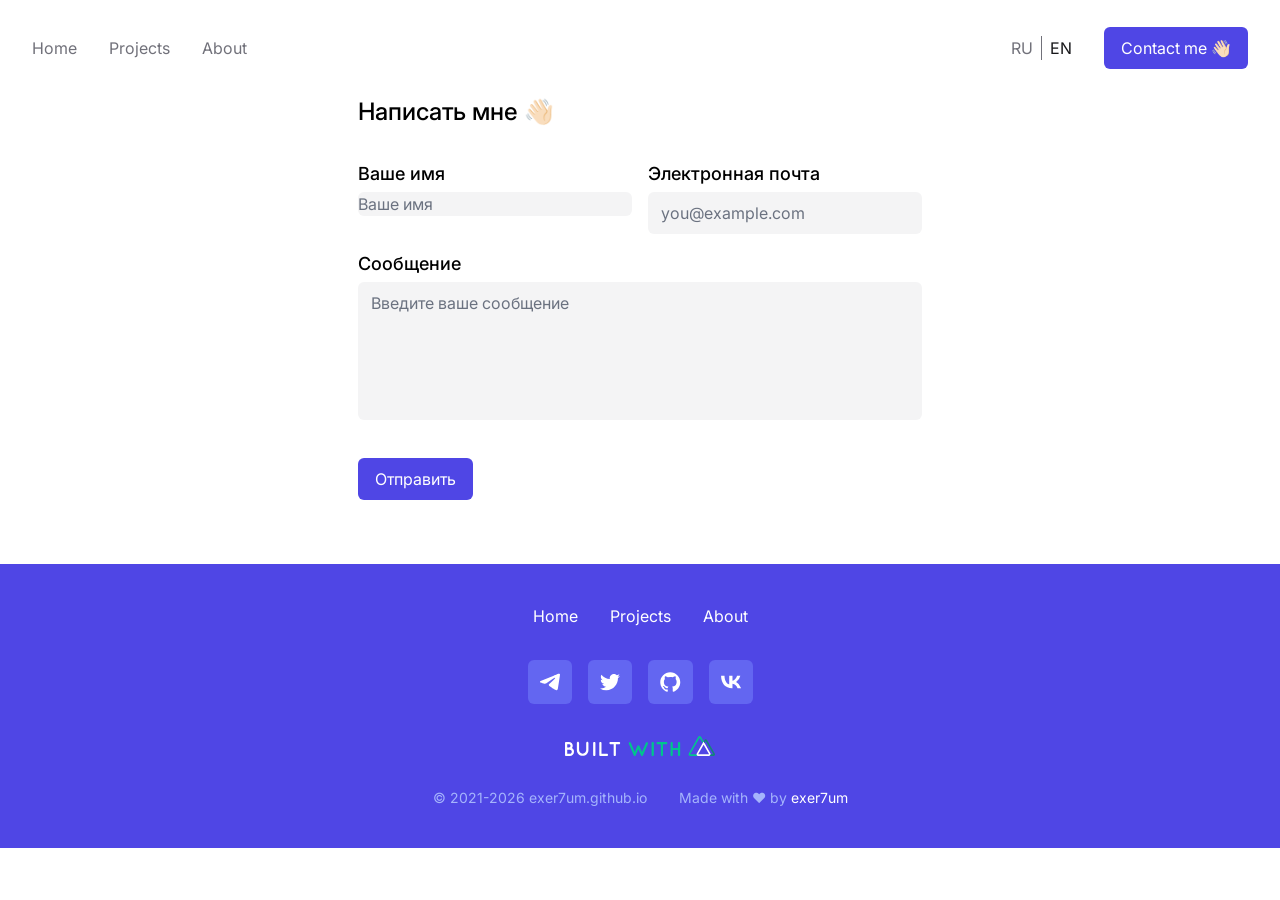
<file: message/index.html>
<!doctype html>
<html data-n-head-ssr lang="ru-RU" data-n-head="%7B%22lang%22:%7B%22ssr%22:%22ru-RU%22%7D%7D">
  <head>
    <title>Написать мне | exer7um.github.io</title><meta data-n-head="ssr" charset="utf-8"><meta data-n-head="ssr" name="viewport" content="width=device-width,initial-scale=1"><meta data-n-head="ssr" name="google-site-verification" content="YXzxEGAF3ahAAqmvvXPdeFxApY0wrxeFvTq2JXASDyE"><meta data-n-head="ssr" data-hid="description" name="description" content="Я фронтенд-разработчик из Москвы, пишу сайты на Nuxt, делаю дизайн в Sketch."><meta data-n-head="ssr" data-hid="i18n-og" property="og:locale" content="ru_RU"><meta data-n-head="ssr" data-hid="i18n-og-alt-en-US" property="og:locale:alternate" content="en_US"><link data-n-head="ssr" rel="icon" type="image/x-icon" href="/favicon.ico"><link data-n-head="ssr" data-hid="i18n-alt-ru" rel="alternate" href="https://exer7um.github.io/message" hreflang="ru"><link data-n-head="ssr" data-hid="i18n-alt-ru-RU" rel="alternate" href="https://exer7um.github.io/message" hreflang="ru-RU"><link data-n-head="ssr" data-hid="i18n-alt-en" rel="alternate" href="https://exer7um.github.io/en/message" hreflang="en"><link data-n-head="ssr" data-hid="i18n-alt-en-US" rel="alternate" href="https://exer7um.github.io/en/message" hreflang="en-US"><link data-n-head="ssr" data-hid="i18n-xd" rel="alternate" href="https://exer7um.github.io/message" hreflang="x-default"><link data-n-head="ssr" data-hid="i18n-can" rel="canonical" href="https://exer7um.github.io/message"><link rel="preload" href="/_nuxt/1008b7b.js" as="script"><link rel="preload" href="/_nuxt/827e7db.js" as="script"><link rel="preload" href="/_nuxt/d97f99a.js" as="script"><link rel="preload" href="/_nuxt/72a0e87.js" as="script"><link rel="preload" href="/_nuxt/f7b1be7.js" as="script"><style data-vue-ssr-id="17bc9ac2:0 10510ec3:0">/*! tailwindcss v3.0.23 | MIT License | https://tailwindcss.com*/*,::after,::before{box-sizing:border-box;border-width:0;border-style:solid;border-color:#e5e7eb}::after,::before{--tw-content:''}html{line-height:1.5;-webkit-text-size-adjust:100%;-moz-tab-size:4;-o-tab-size:4;tab-size:4;font-family:Inter,ui-sans-serif,system-ui}body{margin:0;line-height:inherit}hr{height:0;color:inherit;border-top-width:1px}abbr:where([title]){-webkit-text-decoration:underline dotted;text-decoration:underline dotted}h1,h2,h3,h4,h5,h6{font-size:inherit;font-weight:inherit}a{color:inherit;text-decoration:inherit}b,strong{font-weight:bolder}code,kbd,pre,samp{font-family:ui-monospace,SFMono-Regular,Menlo,Monaco,Consolas,"Liberation Mono","Courier New",monospace;font-size:1em}small{font-size:80%}sub,sup{font-size:75%;line-height:0;position:relative;vertical-align:baseline}sub{bottom:-.25em}sup{top:-.5em}table{text-indent:0;border-color:inherit;border-collapse:collapse}button,input,optgroup,select,textarea{font-family:inherit;font-size:100%;line-height:inherit;color:inherit;margin:0;padding:0}button,select{text-transform:none}[type=button],[type=reset],[type=submit],button{-webkit-appearance:button;background-color:transparent;background-image:none}:-moz-focusring{outline:auto}:-moz-ui-invalid{box-shadow:none}progress{vertical-align:baseline}::-webkit-inner-spin-button,::-webkit-outer-spin-button{height:auto}[type=search]{-webkit-appearance:textfield;outline-offset:-2px}::-webkit-search-decoration{-webkit-appearance:none}::-webkit-file-upload-button{-webkit-appearance:button;font:inherit}summary{display:list-item}blockquote,dd,dl,figure,h1,h2,h3,h4,h5,h6,hr,p,pre{margin:0}fieldset{margin:0;padding:0}legend{padding:0}menu,ol,ul{list-style:none;margin:0;padding:0}textarea{resize:vertical}input::-moz-placeholder,textarea::-moz-placeholder{opacity:1;color:#9ca3af}input:-ms-input-placeholder,textarea:-ms-input-placeholder{opacity:1;color:#9ca3af}input::placeholder,textarea::placeholder{opacity:1;color:#9ca3af}[role=button],button{cursor:pointer}:disabled{cursor:default}audio,canvas,embed,iframe,img,object,svg,video{display:block;vertical-align:middle}img,video{max-width:100%;height:auto}[hidden]{display:none}[multiple],[type=date],[type=datetime-local],[type=email],[type=month],[type=number],[type=password],[type=search],[type=tel],[type=text],[type=time],[type=url],[type=week],select,textarea{-webkit-appearance:none;-moz-appearance:none;appearance:none;background-color:#fff;border-color:#6b7280;border-width:1px;border-radius:0;padding-top:.5rem;padding-right:.75rem;padding-bottom:.5rem;padding-left:.75rem;font-size:1rem;line-height:1.5rem;--tw-shadow:0 0 #0000}[multiple]:focus,[type=date]:focus,[type=datetime-local]:focus,[type=email]:focus,[type=month]:focus,[type=number]:focus,[type=password]:focus,[type=search]:focus,[type=tel]:focus,[type=text]:focus,[type=time]:focus,[type=url]:focus,[type=week]:focus,select:focus,textarea:focus{outline:2px solid transparent;outline-offset:2px;--tw-ring-inset:var(--tw-empty, );/*!*//*!*/--tw-ring-offset-width:0px;--tw-ring-offset-color:#fff;--tw-ring-color:#2563eb;--tw-ring-offset-shadow:var(--tw-ring-inset) 0 0 0 var(--tw-ring-offset-width) var(--tw-ring-offset-color);--tw-ring-shadow:var(--tw-ring-inset) 0 0 0 calc(1px + var(--tw-ring-offset-width)) var(--tw-ring-color);box-shadow:var(--tw-ring-offset-shadow),var(--tw-ring-shadow),var(--tw-shadow);border-color:#2563eb}input::-moz-placeholder,textarea::-moz-placeholder{color:#6b7280;opacity:1}input:-ms-input-placeholder,textarea:-ms-input-placeholder{color:#6b7280;opacity:1}input::placeholder,textarea::placeholder{color:#6b7280;opacity:1}::-webkit-datetime-edit-fields-wrapper{padding:0}::-webkit-date-and-time-value{min-height:1.5em}::-webkit-datetime-edit,::-webkit-datetime-edit-day-field,::-webkit-datetime-edit-hour-field,::-webkit-datetime-edit-meridiem-field,::-webkit-datetime-edit-millisecond-field,::-webkit-datetime-edit-minute-field,::-webkit-datetime-edit-month-field,::-webkit-datetime-edit-second-field,::-webkit-datetime-edit-year-field{padding-top:0;padding-bottom:0}select{background-image:url("data:image/svg+xml,%3csvg xmlns='http://www.w3.org/2000/svg' fill='none' viewBox='0 0 20 20'%3e%3cpath stroke='%236b7280' stroke-linecap='round' stroke-linejoin='round' stroke-width='1.5' d='M6 8l4 4 4-4'/%3e%3c/svg%3e");background-position:right .5rem center;background-repeat:no-repeat;background-size:1.5em 1.5em;padding-right:2.5rem;-webkit-print-color-adjust:exact;color-adjust:exact}[multiple]{background-image:initial;background-position:initial;background-repeat:unset;background-size:initial;padding-right:.75rem;-webkit-print-color-adjust:unset;color-adjust:unset}[type=checkbox],[type=radio]{-webkit-appearance:none;-moz-appearance:none;appearance:none;padding:0;-webkit-print-color-adjust:exact;color-adjust:exact;display:inline-block;vertical-align:middle;background-origin:border-box;-webkit-user-select:none;-moz-user-select:none;-ms-user-select:none;user-select:none;flex-shrink:0;height:1rem;width:1rem;color:#2563eb;background-color:#fff;border-color:#6b7280;border-width:1px;--tw-shadow:0 0 #0000}[type=checkbox]{border-radius:0}[type=radio]{border-radius:100%}[type=checkbox]:focus,[type=radio]:focus{outline:2px solid transparent;outline-offset:2px;--tw-ring-inset:var(--tw-empty, );/*!*//*!*/--tw-ring-offset-width:2px;--tw-ring-offset-color:#fff;--tw-ring-color:#2563eb;--tw-ring-offset-shadow:var(--tw-ring-inset) 0 0 0 var(--tw-ring-offset-width) var(--tw-ring-offset-color);--tw-ring-shadow:var(--tw-ring-inset) 0 0 0 calc(2px + var(--tw-ring-offset-width)) var(--tw-ring-color);box-shadow:var(--tw-ring-offset-shadow),var(--tw-ring-shadow),var(--tw-shadow)}[type=checkbox]:checked,[type=radio]:checked{border-color:transparent;background-color:currentColor;background-size:100% 100%;background-position:center;background-repeat:no-repeat}[type=checkbox]:checked{background-image:url("data:image/svg+xml,%3csvg viewBox='0 0 16 16' fill='white' xmlns='http://www.w3.org/2000/svg'%3e%3cpath d='M12.207 4.793a1 1 0 010 1.414l-5 5a1 1 0 01-1.414 0l-2-2a1 1 0 011.414-1.414L6.5 9.086l4.293-4.293a1 1 0 011.414 0z'/%3e%3c/svg%3e")}[type=radio]:checked{background-image:url("data:image/svg+xml,%3csvg viewBox='0 0 16 16' fill='white' xmlns='http://www.w3.org/2000/svg'%3e%3ccircle cx='8' cy='8' r='3'/%3e%3c/svg%3e")}[type=checkbox]:checked:focus,[type=checkbox]:checked:hover,[type=radio]:checked:focus,[type=radio]:checked:hover{border-color:transparent;background-color:currentColor}[type=checkbox]:indeterminate{background-image:url("data:image/svg+xml,%3csvg xmlns='http://www.w3.org/2000/svg' fill='none' viewBox='0 0 16 16'%3e%3cpath stroke='white' stroke-linecap='round' stroke-linejoin='round' stroke-width='2' d='M4 8h8'/%3e%3c/svg%3e");border-color:transparent;background-color:currentColor;background-size:100% 100%;background-position:center;background-repeat:no-repeat}[type=checkbox]:indeterminate:focus,[type=checkbox]:indeterminate:hover{border-color:transparent;background-color:currentColor}[type=file]{background:unset;border-color:inherit;border-width:0;border-radius:0;padding:0;font-size:unset;line-height:inherit}[type=file]:focus{outline:1px auto -webkit-focus-ring-color}*{transition-property:color,background-color,border-color,fill,stroke,opacity,box-shadow,transform,filter,-webkit-text-decoration-color,-webkit-backdrop-filter;transition-property:color,background-color,border-color,text-decoration-color,fill,stroke,opacity,box-shadow,transform,filter,backdrop-filter;transition-property:color,background-color,border-color,text-decoration-color,fill,stroke,opacity,box-shadow,transform,filter,backdrop-filter,-webkit-text-decoration-color,-webkit-backdrop-filter;transition-timing-function:cubic-bezier(.4,0,.2,1);transition-duration:150ms}@media (prefers-color-scheme:dark){body{--tw-bg-opacity:1;background-color:rgb(24 24 27 / var(--tw-bg-opacity))}}h1{font-size:2.25rem;line-height:2.5rem;font-weight:500}@media (prefers-color-scheme:dark){h1{--tw-text-opacity:1;color:rgb(255 255 255 / var(--tw-text-opacity))}}h2{font-size:1.5rem;line-height:2rem;font-weight:500}@media (prefers-color-scheme:dark){h2{--tw-text-opacity:1;color:rgb(255 255 255 / var(--tw-text-opacity))}}h3{font-size:1.25rem;line-height:1.75rem;font-weight:500}@media (prefers-color-scheme:dark){h3{--tw-text-opacity:1;color:rgb(255 255 255 / var(--tw-text-opacity))}}h4{font-size:1.125rem;line-height:1.75rem;font-weight:500}@media (prefers-color-scheme:dark){h4{--tw-text-opacity:1;color:rgb(255 255 255 / var(--tw-text-opacity))}}p{line-height:2;--tw-text-opacity:1;color:rgb(113 113 122 / var(--tw-text-opacity))}@media (prefers-color-scheme:dark){p{--tw-text-opacity:1;color:rgb(161 161 170 / var(--tw-text-opacity))}}*,::after,::before{--tw-translate-x:0;--tw-translate-y:0;--tw-rotate:0;--tw-skew-x:0;--tw-skew-y:0;--tw-scale-x:1;--tw-scale-y:1;--tw-scroll-snap-strictness:proximity;--tw-ring-offset-width:0px;--tw-ring-offset-color:#fff;--tw-ring-color:rgb(59 130 246 / 0.5);--tw-ring-offset-shadow:0 0 #0000;--tw-ring-shadow:0 0 #0000;--tw-shadow:0 0 #0000;--tw-shadow-colored:0 0 #0000}.container{width:100%;margin-right:auto;margin-left:auto;padding-right:2rem;padding-left:2rem}@media (min-width:640px){.container{max-width:640px}}@media (min-width:768px){.container{max-width:768px}}@media (min-width:1024px){.container{max-width:1024px}}@media (min-width:1280px){.container{max-width:1280px}}@media (min-width:1536px){.container{max-width:1536px}}.static{position:static}.fixed{position:fixed}.absolute{position:absolute}.relative{position:relative}.inset-0{top:0;right:0;bottom:0;left:0}.top-full{top:100%}.left-0{left:0}.z-20{z-index:20}.z-10{z-index:10}.col-span-1{grid-column:span 1/span 1}.my-4{margin-top:1rem;margin-bottom:1rem}.my-16{margin-top:4rem;margin-bottom:4rem}.mt-6{margin-top:1.5rem}.mt-4{margin-top:1rem}.mt-8{margin-top:2rem}.mr-3{margin-right:.75rem}.mb-6{margin-bottom:1.5rem}.-ml-2{margin-left:-.5rem}.mt-3{margin-top:.75rem}.ml-1{margin-left:.25rem}.mb-7{margin-bottom:1.75rem}.mt-16{margin-top:4rem}.mr-6{margin-right:1.5rem}.mb-4{margin-bottom:1rem}.mb-8{margin-bottom:2rem}.mb-1{margin-bottom:.25rem}.flex{display:flex}.inline-flex{display:inline-flex}.grid{display:grid}.hidden{display:none}.aspect-square{aspect-ratio:1/1}.h-full{height:100%}.h-40{height:10rem}.h-7{height:1.75rem}.h-4{height:1rem}.h-6{height:1.5rem}.h-5{height:1.25rem}.h-24{height:6rem}.h-12{height:3rem}.max-h-full{max-height:100%}.min-h-\[10rem\]{min-height:10rem}.w-full{width:100%}.w-3\/4{width:75%}.w-1\/2{width:50%}.w-12{width:3rem}.w-28{width:7rem}.w-max{width:-webkit-max-content;width:-moz-max-content;width:max-content}.w-4{width:1rem}.w-6{width:1.5rem}.w-5{width:1.25rem}.max-w-xl{max-width:36rem}.max-w-full{max-width:100%}.max-w-xs{max-width:20rem}.max-w-sm{max-width:24rem}.transform{transform:translate(var(--tw-translate-x),var(--tw-translate-y)) rotate(var(--tw-rotate)) skewX(var(--tw-skew-x)) skewY(var(--tw-skew-y)) scaleX(var(--tw-scale-x)) scaleY(var(--tw-scale-y))}@-webkit-keyframes pulse{50%{opacity:.5}}@keyframes pulse{50%{opacity:.5}}.animate-pulse{-webkit-animation:pulse 2s cubic-bezier(.4,0,.6,1) infinite;animation:pulse 2s cubic-bezier(.4,0,.6,1) infinite}@-webkit-keyframes spin{to{transform:rotate(360deg)}}@keyframes spin{to{transform:rotate(360deg)}}.animate-spin{-webkit-animation:spin 1s linear infinite;animation:spin 1s linear infinite}.cursor-pointer{cursor:pointer}.cursor-default{cursor:default}.select-none{-webkit-user-select:none;-moz-user-select:none;-ms-user-select:none;user-select:none}.resize-none{resize:none}.grid-cols-1{grid-template-columns:repeat(1,minmax(0,1fr))}.flex-col{flex-direction:column}.flex-wrap{flex-wrap:wrap}.items-start{align-items:flex-start}.items-center{align-items:center}.justify-center{justify-content:center}.justify-between{justify-content:space-between}.justify-around{justify-content:space-around}.gap-4{gap:1rem}.gap-x-4{-moz-column-gap:1rem;column-gap:1rem}.gap-x-2{-moz-column-gap:.5rem;column-gap:.5rem}.gap-y-8{row-gap:2rem}.gap-y-4{row-gap:1rem}.gap-x-0{-moz-column-gap:0;column-gap:0}.gap-y-6{row-gap:1.5rem}.divide-x>:not([hidden])~:not([hidden]){--tw-divide-x-reverse:0;border-right-width:calc(1px * var(--tw-divide-x-reverse));border-left-width:calc(1px * calc(1 - var(--tw-divide-x-reverse)))}.divide-zinc-500>:not([hidden])~:not([hidden]){--tw-divide-opacity:1;border-color:rgb(113 113 122 / var(--tw-divide-opacity))}.overflow-hidden{overflow:hidden}.rounded-md{border-radius:.375rem}.rounded-xl{border-radius:.75rem}.rounded-full{border-radius:9999px}.rounded-t-md{border-top-left-radius:.375rem;border-top-right-radius:.375rem}.border{border-width:1px}.border-b{border-bottom-width:1px}.border-transparent{border-color:transparent}.bg-white{--tw-bg-opacity:1;background-color:rgb(255 255 255 / var(--tw-bg-opacity))}.bg-indigo-500{--tw-bg-opacity:1;background-color:rgb(99 102 241 / var(--tw-bg-opacity))}.bg-zinc-200{--tw-bg-opacity:1;background-color:rgb(228 228 231 / var(--tw-bg-opacity))}.bg-indigo-600{--tw-bg-opacity:1;background-color:rgb(79 70 229 / var(--tw-bg-opacity))}.bg-zinc-500\/30{background-color:rgb(113 113 122 / .3)}.bg-red-100{--tw-bg-opacity:1;background-color:rgb(254 226 226 / var(--tw-bg-opacity))}.bg-green-100{--tw-bg-opacity:1;background-color:rgb(220 252 231 / var(--tw-bg-opacity))}.bg-zinc-100{--tw-bg-opacity:1;background-color:rgb(244 244 245 / var(--tw-bg-opacity))}.fill-current{fill:currentColor}.p-3{padding:.75rem}.p-8{padding:2rem}.p-5{padding:1.25rem}.p-0\.5{padding:.125rem}.p-0{padding:0}.py-2{padding-top:.5rem;padding-bottom:.5rem}.px-4{padding-left:1rem;padding-right:1rem}.px-3{padding-left:.75rem;padding-right:.75rem}.py-10{padding-top:2.5rem;padding-bottom:2.5rem}.px-2{padding-left:.5rem;padding-right:.5rem}.py-1{padding-top:.25rem;padding-bottom:.25rem}.px-6{padding-left:1.5rem;padding-right:1.5rem}.py-12{padding-top:3rem;padding-bottom:3rem}.pt-2{padding-top:.5rem}.pb-8{padding-bottom:2rem}.text-center{text-align:center}.text-sm{font-size:.875rem;line-height:1.25rem}.text-xl{font-size:1.25rem;line-height:1.75rem}.font-medium{font-weight:500}.font-normal{font-weight:400}.text-green-500{--tw-text-opacity:1;color:rgb(34 197 94 / var(--tw-text-opacity))}.text-blue-500{--tw-text-opacity:1;color:rgb(59 130 246 / var(--tw-text-opacity))}.text-yellow-500{--tw-text-opacity:1;color:rgb(234 179 8 / var(--tw-text-opacity))}.text-zinc-700{--tw-text-opacity:1;color:rgb(63 63 70 / var(--tw-text-opacity))}.text-black{--tw-text-opacity:1;color:rgb(0 0 0 / var(--tw-text-opacity))}.text-white{--tw-text-opacity:1;color:rgb(255 255 255 / var(--tw-text-opacity))}.text-zinc-400{--tw-text-opacity:1;color:rgb(161 161 170 / var(--tw-text-opacity))}.text-indigo-600{--tw-text-opacity:1;color:rgb(79 70 229 / var(--tw-text-opacity))}.text-red-500{--tw-text-opacity:1;color:rgb(239 68 68 / var(--tw-text-opacity))}.text-red-700{--tw-text-opacity:1;color:rgb(185 28 28 / var(--tw-text-opacity))}.text-indigo-300{--tw-text-opacity:1;color:rgb(165 180 252 / var(--tw-text-opacity))}.text-zinc-500{--tw-text-opacity:1;color:rgb(113 113 122 / var(--tw-text-opacity))}.\!text-zinc-900{--tw-text-opacity:1!important;color:rgb(24 24 27 / var(--tw-text-opacity))!important}.text-zinc-900{--tw-text-opacity:1;color:rgb(24 24 27 / var(--tw-text-opacity))}.text-green-700{--tw-text-opacity:1;color:rgb(21 128 61 / var(--tw-text-opacity))}.opacity-25{opacity:.25}.opacity-75{opacity:.75}.backdrop-blur{--tw-backdrop-blur:blur(8px);-webkit-backdrop-filter:var(--tw-backdrop-blur) var(--tw-backdrop-brightness) var(--tw-backdrop-contrast) var(--tw-backdrop-grayscale) var(--tw-backdrop-hue-rotate) var(--tw-backdrop-invert) var(--tw-backdrop-opacity) var(--tw-backdrop-saturate) var(--tw-backdrop-sepia);backdrop-filter:var(--tw-backdrop-blur) var(--tw-backdrop-brightness) var(--tw-backdrop-contrast) var(--tw-backdrop-grayscale) var(--tw-backdrop-hue-rotate) var(--tw-backdrop-invert) var(--tw-backdrop-opacity) var(--tw-backdrop-saturate) var(--tw-backdrop-sepia)}.transition{transition-property:color,background-color,border-color,fill,stroke,opacity,box-shadow,transform,filter,-webkit-text-decoration-color,-webkit-backdrop-filter;transition-property:color,background-color,border-color,text-decoration-color,fill,stroke,opacity,box-shadow,transform,filter,backdrop-filter;transition-property:color,background-color,border-color,text-decoration-color,fill,stroke,opacity,box-shadow,transform,filter,backdrop-filter,-webkit-text-decoration-color,-webkit-backdrop-filter;transition-timing-function:cubic-bezier(.4,0,.2,1);transition-duration:150ms}.page-enter-active,.page-leave-active{transition-property:color,background-color,border-color,fill,stroke,opacity,box-shadow,transform,filter,-webkit-text-decoration-color,-webkit-backdrop-filter;transition-property:color,background-color,border-color,text-decoration-color,fill,stroke,opacity,box-shadow,transform,filter,backdrop-filter;transition-property:color,background-color,border-color,text-decoration-color,fill,stroke,opacity,box-shadow,transform,filter,backdrop-filter,-webkit-text-decoration-color,-webkit-backdrop-filter;transition-timing-function:cubic-bezier(.4,0,.2,1);transition-duration:150ms}.page-enter,.page-leave-active{--tw-scale-x:.75;--tw-scale-y:.75;transform:translate(var(--tw-translate-x),var(--tw-translate-y)) rotate(var(--tw-rotate)) skewX(var(--tw-skew-x)) skewY(var(--tw-skew-y)) scaleX(var(--tw-scale-x)) scaleY(var(--tw-scale-y));opacity:0}.popup-enter-active,.popup-leave-active{transition-property:color,background-color,border-color,fill,stroke,opacity,box-shadow,transform,filter,-webkit-text-decoration-color,-webkit-backdrop-filter;transition-property:color,background-color,border-color,text-decoration-color,fill,stroke,opacity,box-shadow,transform,filter,backdrop-filter;transition-property:color,background-color,border-color,text-decoration-color,fill,stroke,opacity,box-shadow,transform,filter,backdrop-filter,-webkit-text-decoration-color,-webkit-backdrop-filter;transition-timing-function:cubic-bezier(.4,0,.2,1);transition-duration:150ms}.popup-enter,.popup-leave-to{opacity:0}.popup-enter-active .bg-white,.popup-leave-active .bg-white{transition-property:color,background-color,border-color,fill,stroke,opacity,box-shadow,transform,filter,-webkit-text-decoration-color,-webkit-backdrop-filter;transition-property:color,background-color,border-color,text-decoration-color,fill,stroke,opacity,box-shadow,transform,filter,backdrop-filter;transition-property:color,background-color,border-color,text-decoration-color,fill,stroke,opacity,box-shadow,transform,filter,backdrop-filter,-webkit-text-decoration-color,-webkit-backdrop-filter;transition-timing-function:cubic-bezier(.4,0,.2,1);transition-duration:150ms}.popup-enter .bg-white,.popup-leave-to .bg-white{--tw-scale-x:0;--tw-scale-y:0;transform:translate(var(--tw-translate-x),var(--tw-translate-y)) rotate(var(--tw-rotate)) skewX(var(--tw-skew-x)) skewY(var(--tw-skew-y)) scaleX(var(--tw-scale-x)) scaleY(var(--tw-scale-y));opacity:0}.hover\:bg-zinc-50:hover{--tw-bg-opacity:1;background-color:rgb(250 250 250 / var(--tw-bg-opacity))}.hover\:bg-indigo-400:hover{--tw-bg-opacity:1;background-color:rgb(129 140 248 / var(--tw-bg-opacity))}.hover\:bg-indigo-700:hover{--tw-bg-opacity:1;background-color:rgb(67 56 202 / var(--tw-bg-opacity))}.hover\:text-indigo-800:hover{--tw-text-opacity:1;color:rgb(55 48 163 / var(--tw-text-opacity))}.hover\:text-zinc-300:hover{--tw-text-opacity:1;color:rgb(212 212 216 / var(--tw-text-opacity))}.hover\:text-zinc-900:hover{--tw-text-opacity:1;color:rgb(24 24 27 / var(--tw-text-opacity))}.focus\:border-indigo-600:focus{--tw-border-opacity:1;border-color:rgb(79 70 229 / var(--tw-border-opacity))}.focus\:ring-indigo-600:focus{--tw-ring-opacity:1;--tw-ring-color:rgb(79 70 229 / var(--tw-ring-opacity))}.disabled\:cursor-not-allowed:disabled{cursor:not-allowed}.disabled\:opacity-50:disabled{opacity:.5}.group:hover .group-hover\:text-indigo-800{--tw-text-opacity:1;color:rgb(55 48 163 / var(--tw-text-opacity))}@media (prefers-color-scheme:dark){.dark\:border-0{border-width:0}.dark\:border-transparent{border-color:transparent}.dark\:border-zinc-600{--tw-border-opacity:1;border-color:rgb(82 82 91 / var(--tw-border-opacity))}.dark\:bg-zinc-800{--tw-bg-opacity:1;background-color:rgb(39 39 42 / var(--tw-bg-opacity))}.dark\:bg-zinc-900{--tw-bg-opacity:1;background-color:rgb(24 24 27 / var(--tw-bg-opacity))}.dark\:bg-zinc-700{--tw-bg-opacity:1;background-color:rgb(63 63 70 / var(--tw-bg-opacity))}.dark\:bg-indigo-700{--tw-bg-opacity:1;background-color:rgb(67 56 202 / var(--tw-bg-opacity))}.dark\:bg-zinc-900\/30{background-color:rgb(24 24 27 / .3)}.dark\:bg-red-800{--tw-bg-opacity:1;background-color:rgb(153 27 27 / var(--tw-bg-opacity))}.dark\:bg-green-800{--tw-bg-opacity:1;background-color:rgb(22 101 52 / var(--tw-bg-opacity))}.dark\:text-green-400{--tw-text-opacity:1;color:rgb(74 222 128 / var(--tw-text-opacity))}.dark\:text-blue-400{--tw-text-opacity:1;color:rgb(96 165 250 / var(--tw-text-opacity))}.dark\:text-yellow-400{--tw-text-opacity:1;color:rgb(250 204 21 / var(--tw-text-opacity))}.dark\:text-zinc-300{--tw-text-opacity:1;color:rgb(212 212 216 / var(--tw-text-opacity))}.dark\:text-white{--tw-text-opacity:1;color:rgb(255 255 255 / var(--tw-text-opacity))}.dark\:text-indigo-400{--tw-text-opacity:1;color:rgb(129 140 248 / var(--tw-text-opacity))}.dark\:text-red-400{--tw-text-opacity:1;color:rgb(248 113 113 / var(--tw-text-opacity))}.dark\:text-red-300{--tw-text-opacity:1;color:rgb(252 165 165 / var(--tw-text-opacity))}.dark\:text-zinc-400{--tw-text-opacity:1;color:rgb(161 161 170 / var(--tw-text-opacity))}.dark\:\!text-zinc-100{--tw-text-opacity:1!important;color:rgb(244 244 245 / var(--tw-text-opacity))!important}.dark\:text-red-200{--tw-text-opacity:1;color:rgb(254 202 202 / var(--tw-text-opacity))}.dark\:text-green-200{--tw-text-opacity:1;color:rgb(187 247 208 / var(--tw-text-opacity))}.dark\:placeholder-zinc-400::-moz-placeholder{--tw-placeholder-opacity:1;color:rgb(161 161 170 / var(--tw-placeholder-opacity))}.dark\:placeholder-zinc-400:-ms-input-placeholder{--tw-placeholder-opacity:1;color:rgb(161 161 170 / var(--tw-placeholder-opacity))}.dark\:placeholder-zinc-400::placeholder{--tw-placeholder-opacity:1;color:rgb(161 161 170 / var(--tw-placeholder-opacity))}.dark\:hover\:bg-zinc-700:hover{--tw-bg-opacity:1;background-color:rgb(63 63 70 / var(--tw-bg-opacity))}.dark\:hover\:bg-zinc-600:hover{--tw-bg-opacity:1;background-color:rgb(82 82 91 / var(--tw-bg-opacity))}.dark\:hover\:bg-indigo-600:hover{--tw-bg-opacity:1;background-color:rgb(79 70 229 / var(--tw-bg-opacity))}.dark\:hover\:text-indigo-300:hover{--tw-text-opacity:1;color:rgb(165 180 252 / var(--tw-text-opacity))}.dark\:hover\:text-zinc-100:hover{--tw-text-opacity:1;color:rgb(244 244 245 / var(--tw-text-opacity))}.dark\:focus\:border-indigo-500:focus{--tw-border-opacity:1;border-color:rgb(99 102 241 / var(--tw-border-opacity))}.dark\:focus\:ring-indigo-500:focus{--tw-ring-opacity:1;--tw-ring-color:rgb(99 102 241 / var(--tw-ring-opacity))}.group:hover .dark\:group-hover\:text-indigo-300{--tw-text-opacity:1;color:rgb(165 180 252 / var(--tw-text-opacity))}}@media (min-width:640px){.sm\:grid-cols-2{grid-template-columns:repeat(2,minmax(0,1fr))}}@media (min-width:768px){.md\:col-span-2{grid-column:span 2/span 2}.md\:flex{display:flex}.md\:hidden{display:none}.md\:w-max{width:-webkit-max-content;width:-moz-max-content;width:max-content}.md\:grid-cols-2{grid-template-columns:repeat(2,minmax(0,1fr))}.md\:flex-row{flex-direction:row}.md\:gap-x-8{-moz-column-gap:2rem;column-gap:2rem}.md\:gap-y-0{row-gap:0}.md\:p-0{padding:0}}@media (min-width:1024px){.lg\:flex{display:flex}.lg\:hidden{display:none}}@media (min-width:1280px){.xl\:grid-cols-4{grid-template-columns:repeat(4,minmax(0,1fr))}}.nuxt-link-exact-active.not-white[data-v-19045208]{--tw-text-opacity:1;color:rgb(24 24 27 / var(--tw-text-opacity))}@media (prefers-color-scheme:dark){.nuxt-link-exact-active.not-white[data-v-19045208]{--tw-text-opacity:1;color:rgb(244 244 245 / var(--tw-text-opacity))}}</style><link rel="preload" href="/_nuxt/static/1669630104/message/state.js" as="script"><link rel="preload" href="/_nuxt/static/1669630104/message/payload.js" as="script"><link rel="preload" href="/_nuxt/static/1669630104/manifest.js" as="script">
  </head>
  <body>
    <div data-server-rendered="true" id="__nuxt"><div id="__layout"><div><header class="container relative flex h-24 items-center justify-between"><button to="" class="flex w-max items-center justify-center gap-x-2 rounded-md border py-2 px-4 lg:hidden text-zinc-700 hover:bg-zinc-50 dark:text-zinc-300 dark:bg-zinc-800 dark:border-transparent dark:hover:bg-zinc-700"><div class="flex items-center justify-center fill-current text-black dark:text-white"><svg xmlns="http://www.w3.org/2000/svg" class="h-5 w-5" fill="none" viewBox="0 0 24 24" stroke="currentColor"><path stroke-linecap="round" stroke-linejoin="round" stroke-width="2" d="M4 6h16M4 12h16M4 18h7"/></svg></div> <span>Меню</span></button> <!----> <nav class="flex hidden lg:flex md:gap-x-8" data-v-19045208><a href="/" class="nuxt-link-active not-white text-zinc-500 hover:text-zinc-900 dark:text-zinc-400 dark:hover:text-zinc-100 px-4 py-1 md:p-0" data-v-19045208>
    Главная
  </a><a href="/projects" class="not-white text-zinc-500 hover:text-zinc-900 dark:text-zinc-400 dark:hover:text-zinc-100 px-4 py-1 md:p-0" data-v-19045208>
    Проекты
  </a><a href="/about" class="not-white text-zinc-500 hover:text-zinc-900 dark:text-zinc-400 dark:hover:text-zinc-100 px-4 py-1 md:p-0" data-v-19045208>
    Обо мне
  </a></nav> <div class="flex items-center"><div class="mr-6 flex items-center divide-x divide-zinc-500 hidden md:flex"><a href="/message" aria-current="page" class="cursor-pointer px-2 text-zinc-500 hover:text-zinc-900 dark:hover:text-zinc-100 nuxt-link-exact-active nuxt-link-active !text-zinc-900 dark:!text-zinc-100">RU</a><a href="/en/message" class="cursor-pointer px-2 text-zinc-500 hover:text-zinc-900 dark:hover:text-zinc-100">EN</a></div> <div><a href="/message" aria-current="page" class="flex w-max items-center justify-center gap-x-2 rounded-md border py-2 px-4 nuxt-link-exact-active nuxt-link-active border-transparent text-white bg-indigo-600 hover:bg-indigo-700 dark:bg-indigo-700 dark:hover:bg-indigo-600"><!----> <span>Написать мне 👋🏻</span></a></div></div></header> <main><div class="container flex flex-col items-center"><div class="w-full md:w-max"><h2>Написать мне 👋🏻</h2> <form id="message" class="mt-8 grid w-full grid-cols-1 gap-4 md:grid-cols-2"><div><label for="name"><h4 class="mb-1">Ваше имя</h4></label> <input id="name" placeholder="Ваше имя" required class="w-full rounded-md border-transparent bg-zinc-100 focus:border-indigo-600 focus:ring-indigo-600 dark:bg-zinc-800 dark:text-white dark:placeholder-zinc-400 dark:focus:border-indigo-500 dark:focus:ring-indigo-500"></div> <div><label for="email"><h4 class="mb-1">Электронная почта</h4></label> <input id="email" type="email" placeholder="you@example.com" required class="w-full rounded-md border-transparent bg-zinc-100 focus:border-indigo-600 focus:ring-indigo-600 dark:bg-zinc-800 dark:text-white dark:placeholder-zinc-400 dark:focus:border-indigo-500 dark:focus:ring-indigo-500"></div> <div class="col-span-1 md:col-span-2"><label for="message"><h4 class="mb-1">Сообщение</h4></label> <textarea id="message" rows="5" placeholder="Введите ваше сообщение" required class="w-full resize-none rounded-md border-transparent bg-zinc-100 focus:border-indigo-600 focus:ring-indigo-600 dark:bg-zinc-800 dark:text-white dark:placeholder-zinc-400 dark:focus:border-indigo-500 dark:focus:ring-indigo-500"></textarea></div> <button type="submit" form="message" class="disabled:zincscale mt-4 flex w-max items-center justify-center gap-x-2 rounded-md border border-transparent bg-indigo-600 py-2 px-4 font-normal text-white hover:bg-indigo-700 disabled:cursor-not-allowed disabled:opacity-50 dark:bg-indigo-700 dark:hover:bg-indigo-600"><!----> <span>Отправить</span></button></form></div> <!----></div></main> <footer class="mt-16 bg-indigo-600 dark:bg-zinc-800"><div class="container flex flex-col items-center gap-y-8 py-10"><nav class="flex flex-wrap justify-around md:gap-x-8" data-v-19045208><a href="/" class="nuxt-link-active text-white hover:text-zinc-300 dark:text-zinc-400 dark:hover:text-zinc-100 px-4 py-1 md:p-0" data-v-19045208>
    Главная
  </a><a href="/projects" class="text-white hover:text-zinc-300 dark:text-zinc-400 dark:hover:text-zinc-100 px-4 py-1 md:p-0" data-v-19045208>
    Проекты
  </a><a href="/about" class="text-white hover:text-zinc-300 dark:text-zinc-400 dark:hover:text-zinc-100 px-4 py-1 md:p-0" data-v-19045208>
    Обо мне
  </a></nav> <div class="flex gap-x-4"><a target="_blank" href="https://t.me/exer7um" class="flex items-center justify-center rounded-md bg-indigo-500 p-3 hover:bg-indigo-400 dark:bg-zinc-700 dark:hover:bg-zinc-600"><div alt="Telegram" class="flex h-full w-full select-none items-center justify-center fill-current text-white"><svg width="20" height="18" xmlns="http://www.w3.org/2000/svg"><path d="M1.226 7.847 13.14 2.94c1.175-.512 5.164-2.15 5.164-2.15s1.84-.715 1.687 1.023c-.051.716-.46 3.221-.87 5.931l-1.278 8.028s-.102 1.176-.971 1.38c-.87.205-2.3-.716-2.557-.92-.204-.154-3.834-2.455-5.164-3.58-.358-.306-.767-.92.051-1.636a194.598 194.598 0 0 0 5.37-5.113c.613-.613 1.226-2.045-1.33-.306l-7.21 4.857s-.818.511-2.352.051C2.146 10.046.357 9.432.357 9.432s-1.227-.767.87-1.585Z"/></svg></div></a><a target="_blank" href="https://twitter.com/exer7um" class="flex items-center justify-center rounded-md bg-indigo-500 p-3 hover:bg-indigo-400 dark:bg-zinc-700 dark:hover:bg-zinc-600"><div alt="Twitter" class="flex h-full w-full select-none items-center justify-center fill-current text-white"><svg width="20" height="17" xmlns="http://www.w3.org/2000/svg"><path d="M20 1.925a8.232 8.232 0 0 1-2.357.644 4.103 4.103 0 0 0 1.802-2.27 8.222 8.222 0 0 1-2.605.996 4.104 4.104 0 0 0-6.99 3.742A11.64 11.64 0 0 1 1.392.749 4.09 4.09 0 0 0 .838 2.81c0 1.423.725 2.68 1.826 3.413A4.094 4.094 0 0 1 .806 5.71v.05a4.104 4.104 0 0 0 3.29 4.023 4.156 4.156 0 0 1-1.852.068 4.108 4.108 0 0 0 3.83 2.85A8.23 8.23 0 0 1 .98 14.459a8.84 8.84 0 0 1-.98-.056 11.611 11.611 0 0 0 6.29 1.843c7.546 0 11.672-6.25 11.672-11.672 0-.179-.003-.355-.012-.531a8.298 8.298 0 0 0 2.047-2.124l.003.006Z"/></svg></div></a><a target="_blank" href="https://github.com/exer7um" class="flex items-center justify-center rounded-md bg-indigo-500 p-3 hover:bg-indigo-400 dark:bg-zinc-700 dark:hover:bg-zinc-600"><div alt="GitHub" class="flex h-full w-full select-none items-center justify-center fill-current text-white"><svg width="21" height="20" xmlns="http://www.w3.org/2000/svg"><path d="M10.26.193c-5.522 0-10 4.477-10 10 0 4.418 2.865 8.166 6.839 9.489.5.092.682-.217.682-.482 0-.237-.008-.866-.013-1.7-2.782.603-3.369-1.342-3.369-1.342-.454-1.155-1.11-1.462-1.11-1.462-.908-.62.069-.608.069-.608 1.003.07 1.531 1.03 1.531 1.03.892 1.529 2.341 1.087 2.91.831.092-.646.35-1.086.636-1.336-2.22-.253-4.555-1.11-4.555-4.943 0-1.091.39-1.984 1.029-2.683-.103-.253-.446-1.27.098-2.647 0 0 .84-.268 2.75 1.026a9.578 9.578 0 0 1 2.503-.337c.85.004 1.705.114 2.504.337C14.673 4.072 15.51 4.34 15.51 4.34c.546 1.377.203 2.394.1 2.647.64.699 1.028 1.592 1.028 2.683 0 3.842-2.339 4.687-4.566 4.935.359.309.678.919.678 1.852 0 1.336-.012 2.415-.012 2.743 0 .267.18.579.688.481 3.97-1.325 6.833-5.07 6.833-9.488 0-5.523-4.478-10-10-10"/></svg></div></a><a target="_blank" href="https://vk.com/exer7um" class="flex items-center justify-center rounded-md bg-indigo-500 p-3 hover:bg-indigo-400 dark:bg-zinc-700 dark:hover:bg-zinc-600"><div alt="VK" class="flex h-full w-full select-none items-center justify-center fill-current text-white"><svg width="20" height="20" xmlns="http://www.w3.org/2000/svg" xml:space="preserve" style="fill-rule:evenodd;clip-rule:evenodd;stroke-linejoin:round;stroke-miterlimit:2"><path d="M12.98 17.5c-5.41 0-8.7-3.76-8.83-10H6.9c.09 4.59 2.18 6.53 3.78 6.93V7.5h2.62v3.96c1.55-.17 3.16-1.97 3.7-3.96h2.6a7.622 7.622 0 0 1-3.42 4.99 7.904 7.904 0 0 1 4.01 5.01h-2.84c-.6-1.9-2.07-3.37-4.05-3.57v3.57h-.32Z" style="fill-rule:nonzero" transform="translate(-5.112 -5.586) scale(1.24688)"/></svg></div></a></div> <a href="https://nuxtjs.org/" target="_blank"><img src="/_nuxt/img/c7993c2.svg" alt="Built with Nuxt" class="h-5"></a> <div class="flex flex-col items-center gap-y-4 md:flex-row md:gap-x-8 md:gap-y-0"><span class="text-sm text-indigo-300 dark:text-zinc-400">© 2021-2022
        exer7um.github.io</span> <span class="text-sm text-indigo-300 dark:text-zinc-400">
        Made with ❤️ by
        <a href="https://exer7um.github.io" target="_blank" class="text-white hover:text-zinc-300">exer7um</a></span></div></div></footer></div></div></div><script defer src="/_nuxt/static/1669630104/message/state.js"></script><script src="/_nuxt/1008b7b.js" defer></script><script src="/_nuxt/f7b1be7.js" defer></script><script src="/_nuxt/827e7db.js" defer></script><script src="/_nuxt/d97f99a.js" defer></script><script src="/_nuxt/72a0e87.js" defer></script>
  </body>
</html>
</file>
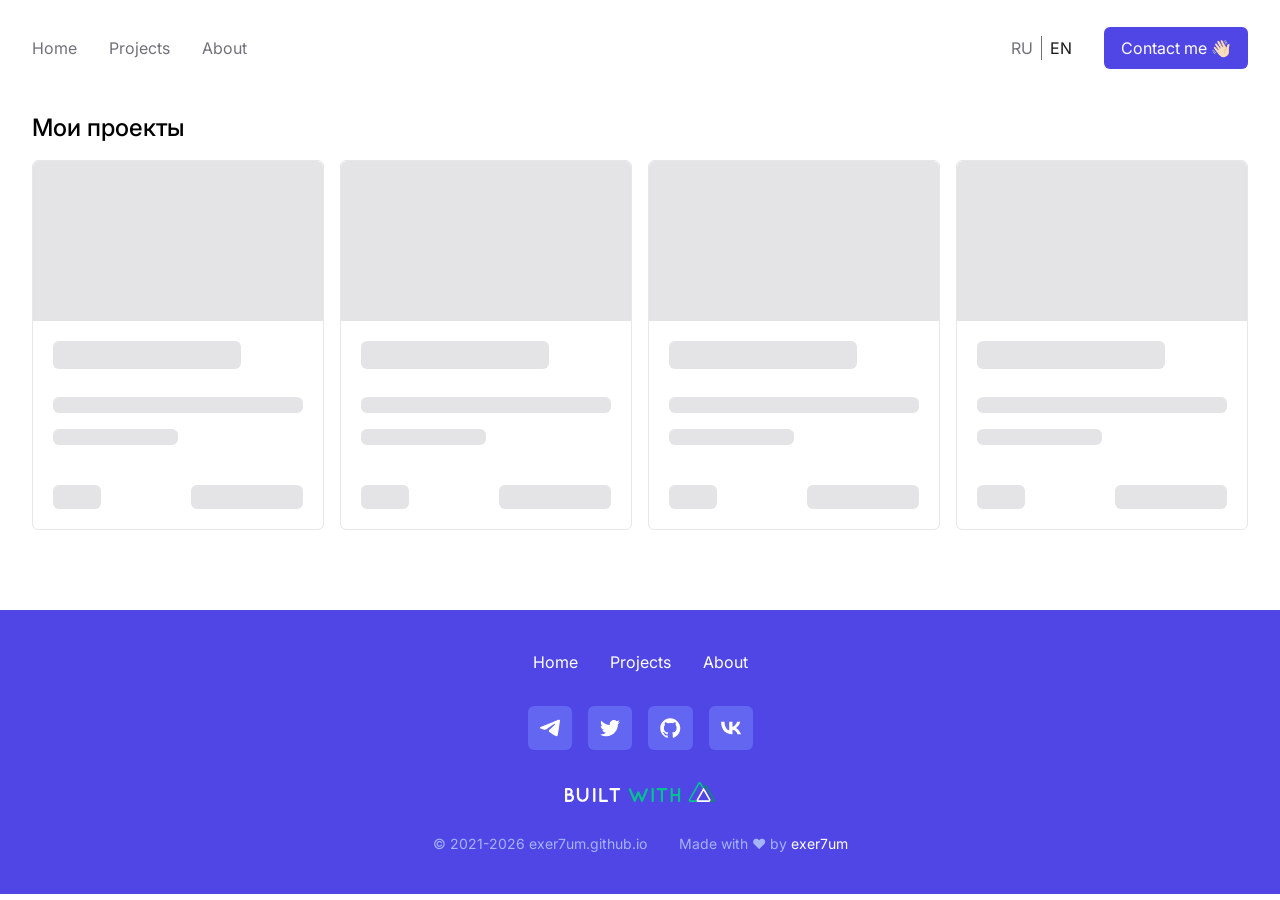
<file: projects/index.html>
<!doctype html>
<html data-n-head-ssr lang="ru-RU" data-n-head="%7B%22lang%22:%7B%22ssr%22:%22ru-RU%22%7D%7D">
  <head>
    <title>Проекты | exer7um.github.io</title><meta data-n-head="ssr" charset="utf-8"><meta data-n-head="ssr" name="viewport" content="width=device-width,initial-scale=1"><meta data-n-head="ssr" name="google-site-verification" content="YXzxEGAF3ahAAqmvvXPdeFxApY0wrxeFvTq2JXASDyE"><meta data-n-head="ssr" data-hid="description" name="description" content="Я фронтенд-разработчик из Москвы, пишу сайты на Nuxt, делаю дизайн в Sketch."><meta data-n-head="ssr" data-hid="i18n-og" property="og:locale" content="ru_RU"><meta data-n-head="ssr" data-hid="i18n-og-alt-en-US" property="og:locale:alternate" content="en_US"><link data-n-head="ssr" rel="icon" type="image/x-icon" href="/favicon.ico"><link data-n-head="ssr" data-hid="i18n-alt-ru" rel="alternate" href="https://exer7um.github.io/projects" hreflang="ru"><link data-n-head="ssr" data-hid="i18n-alt-ru-RU" rel="alternate" href="https://exer7um.github.io/projects" hreflang="ru-RU"><link data-n-head="ssr" data-hid="i18n-alt-en" rel="alternate" href="https://exer7um.github.io/en/projects" hreflang="en"><link data-n-head="ssr" data-hid="i18n-alt-en-US" rel="alternate" href="https://exer7um.github.io/en/projects" hreflang="en-US"><link data-n-head="ssr" data-hid="i18n-xd" rel="alternate" href="https://exer7um.github.io/projects" hreflang="x-default"><link data-n-head="ssr" data-hid="i18n-can" rel="canonical" href="https://exer7um.github.io/projects"><link rel="preload" href="/_nuxt/1008b7b.js" as="script"><link rel="preload" href="/_nuxt/827e7db.js" as="script"><link rel="preload" href="/_nuxt/d97f99a.js" as="script"><link rel="preload" href="/_nuxt/72a0e87.js" as="script"><link rel="preload" href="/_nuxt/0a16556.js" as="script"><style data-vue-ssr-id="17bc9ac2:0 10510ec3:0">/*! tailwindcss v3.0.23 | MIT License | https://tailwindcss.com*/*,::after,::before{box-sizing:border-box;border-width:0;border-style:solid;border-color:#e5e7eb}::after,::before{--tw-content:''}html{line-height:1.5;-webkit-text-size-adjust:100%;-moz-tab-size:4;-o-tab-size:4;tab-size:4;font-family:Inter,ui-sans-serif,system-ui}body{margin:0;line-height:inherit}hr{height:0;color:inherit;border-top-width:1px}abbr:where([title]){-webkit-text-decoration:underline dotted;text-decoration:underline dotted}h1,h2,h3,h4,h5,h6{font-size:inherit;font-weight:inherit}a{color:inherit;text-decoration:inherit}b,strong{font-weight:bolder}code,kbd,pre,samp{font-family:ui-monospace,SFMono-Regular,Menlo,Monaco,Consolas,"Liberation Mono","Courier New",monospace;font-size:1em}small{font-size:80%}sub,sup{font-size:75%;line-height:0;position:relative;vertical-align:baseline}sub{bottom:-.25em}sup{top:-.5em}table{text-indent:0;border-color:inherit;border-collapse:collapse}button,input,optgroup,select,textarea{font-family:inherit;font-size:100%;line-height:inherit;color:inherit;margin:0;padding:0}button,select{text-transform:none}[type=button],[type=reset],[type=submit],button{-webkit-appearance:button;background-color:transparent;background-image:none}:-moz-focusring{outline:auto}:-moz-ui-invalid{box-shadow:none}progress{vertical-align:baseline}::-webkit-inner-spin-button,::-webkit-outer-spin-button{height:auto}[type=search]{-webkit-appearance:textfield;outline-offset:-2px}::-webkit-search-decoration{-webkit-appearance:none}::-webkit-file-upload-button{-webkit-appearance:button;font:inherit}summary{display:list-item}blockquote,dd,dl,figure,h1,h2,h3,h4,h5,h6,hr,p,pre{margin:0}fieldset{margin:0;padding:0}legend{padding:0}menu,ol,ul{list-style:none;margin:0;padding:0}textarea{resize:vertical}input::-moz-placeholder,textarea::-moz-placeholder{opacity:1;color:#9ca3af}input:-ms-input-placeholder,textarea:-ms-input-placeholder{opacity:1;color:#9ca3af}input::placeholder,textarea::placeholder{opacity:1;color:#9ca3af}[role=button],button{cursor:pointer}:disabled{cursor:default}audio,canvas,embed,iframe,img,object,svg,video{display:block;vertical-align:middle}img,video{max-width:100%;height:auto}[hidden]{display:none}[multiple],[type=date],[type=datetime-local],[type=email],[type=month],[type=number],[type=password],[type=search],[type=tel],[type=text],[type=time],[type=url],[type=week],select,textarea{-webkit-appearance:none;-moz-appearance:none;appearance:none;background-color:#fff;border-color:#6b7280;border-width:1px;border-radius:0;padding-top:.5rem;padding-right:.75rem;padding-bottom:.5rem;padding-left:.75rem;font-size:1rem;line-height:1.5rem;--tw-shadow:0 0 #0000}[multiple]:focus,[type=date]:focus,[type=datetime-local]:focus,[type=email]:focus,[type=month]:focus,[type=number]:focus,[type=password]:focus,[type=search]:focus,[type=tel]:focus,[type=text]:focus,[type=time]:focus,[type=url]:focus,[type=week]:focus,select:focus,textarea:focus{outline:2px solid transparent;outline-offset:2px;--tw-ring-inset:var(--tw-empty, );/*!*//*!*/--tw-ring-offset-width:0px;--tw-ring-offset-color:#fff;--tw-ring-color:#2563eb;--tw-ring-offset-shadow:var(--tw-ring-inset) 0 0 0 var(--tw-ring-offset-width) var(--tw-ring-offset-color);--tw-ring-shadow:var(--tw-ring-inset) 0 0 0 calc(1px + var(--tw-ring-offset-width)) var(--tw-ring-color);box-shadow:var(--tw-ring-offset-shadow),var(--tw-ring-shadow),var(--tw-shadow);border-color:#2563eb}input::-moz-placeholder,textarea::-moz-placeholder{color:#6b7280;opacity:1}input:-ms-input-placeholder,textarea:-ms-input-placeholder{color:#6b7280;opacity:1}input::placeholder,textarea::placeholder{color:#6b7280;opacity:1}::-webkit-datetime-edit-fields-wrapper{padding:0}::-webkit-date-and-time-value{min-height:1.5em}::-webkit-datetime-edit,::-webkit-datetime-edit-day-field,::-webkit-datetime-edit-hour-field,::-webkit-datetime-edit-meridiem-field,::-webkit-datetime-edit-millisecond-field,::-webkit-datetime-edit-minute-field,::-webkit-datetime-edit-month-field,::-webkit-datetime-edit-second-field,::-webkit-datetime-edit-year-field{padding-top:0;padding-bottom:0}select{background-image:url("data:image/svg+xml,%3csvg xmlns='http://www.w3.org/2000/svg' fill='none' viewBox='0 0 20 20'%3e%3cpath stroke='%236b7280' stroke-linecap='round' stroke-linejoin='round' stroke-width='1.5' d='M6 8l4 4 4-4'/%3e%3c/svg%3e");background-position:right .5rem center;background-repeat:no-repeat;background-size:1.5em 1.5em;padding-right:2.5rem;-webkit-print-color-adjust:exact;color-adjust:exact}[multiple]{background-image:initial;background-position:initial;background-repeat:unset;background-size:initial;padding-right:.75rem;-webkit-print-color-adjust:unset;color-adjust:unset}[type=checkbox],[type=radio]{-webkit-appearance:none;-moz-appearance:none;appearance:none;padding:0;-webkit-print-color-adjust:exact;color-adjust:exact;display:inline-block;vertical-align:middle;background-origin:border-box;-webkit-user-select:none;-moz-user-select:none;-ms-user-select:none;user-select:none;flex-shrink:0;height:1rem;width:1rem;color:#2563eb;background-color:#fff;border-color:#6b7280;border-width:1px;--tw-shadow:0 0 #0000}[type=checkbox]{border-radius:0}[type=radio]{border-radius:100%}[type=checkbox]:focus,[type=radio]:focus{outline:2px solid transparent;outline-offset:2px;--tw-ring-inset:var(--tw-empty, );/*!*//*!*/--tw-ring-offset-width:2px;--tw-ring-offset-color:#fff;--tw-ring-color:#2563eb;--tw-ring-offset-shadow:var(--tw-ring-inset) 0 0 0 var(--tw-ring-offset-width) var(--tw-ring-offset-color);--tw-ring-shadow:var(--tw-ring-inset) 0 0 0 calc(2px + var(--tw-ring-offset-width)) var(--tw-ring-color);box-shadow:var(--tw-ring-offset-shadow),var(--tw-ring-shadow),var(--tw-shadow)}[type=checkbox]:checked,[type=radio]:checked{border-color:transparent;background-color:currentColor;background-size:100% 100%;background-position:center;background-repeat:no-repeat}[type=checkbox]:checked{background-image:url("data:image/svg+xml,%3csvg viewBox='0 0 16 16' fill='white' xmlns='http://www.w3.org/2000/svg'%3e%3cpath d='M12.207 4.793a1 1 0 010 1.414l-5 5a1 1 0 01-1.414 0l-2-2a1 1 0 011.414-1.414L6.5 9.086l4.293-4.293a1 1 0 011.414 0z'/%3e%3c/svg%3e")}[type=radio]:checked{background-image:url("data:image/svg+xml,%3csvg viewBox='0 0 16 16' fill='white' xmlns='http://www.w3.org/2000/svg'%3e%3ccircle cx='8' cy='8' r='3'/%3e%3c/svg%3e")}[type=checkbox]:checked:focus,[type=checkbox]:checked:hover,[type=radio]:checked:focus,[type=radio]:checked:hover{border-color:transparent;background-color:currentColor}[type=checkbox]:indeterminate{background-image:url("data:image/svg+xml,%3csvg xmlns='http://www.w3.org/2000/svg' fill='none' viewBox='0 0 16 16'%3e%3cpath stroke='white' stroke-linecap='round' stroke-linejoin='round' stroke-width='2' d='M4 8h8'/%3e%3c/svg%3e");border-color:transparent;background-color:currentColor;background-size:100% 100%;background-position:center;background-repeat:no-repeat}[type=checkbox]:indeterminate:focus,[type=checkbox]:indeterminate:hover{border-color:transparent;background-color:currentColor}[type=file]{background:unset;border-color:inherit;border-width:0;border-radius:0;padding:0;font-size:unset;line-height:inherit}[type=file]:focus{outline:1px auto -webkit-focus-ring-color}*{transition-property:color,background-color,border-color,fill,stroke,opacity,box-shadow,transform,filter,-webkit-text-decoration-color,-webkit-backdrop-filter;transition-property:color,background-color,border-color,text-decoration-color,fill,stroke,opacity,box-shadow,transform,filter,backdrop-filter;transition-property:color,background-color,border-color,text-decoration-color,fill,stroke,opacity,box-shadow,transform,filter,backdrop-filter,-webkit-text-decoration-color,-webkit-backdrop-filter;transition-timing-function:cubic-bezier(.4,0,.2,1);transition-duration:150ms}@media (prefers-color-scheme:dark){body{--tw-bg-opacity:1;background-color:rgb(24 24 27 / var(--tw-bg-opacity))}}h1{font-size:2.25rem;line-height:2.5rem;font-weight:500}@media (prefers-color-scheme:dark){h1{--tw-text-opacity:1;color:rgb(255 255 255 / var(--tw-text-opacity))}}h2{font-size:1.5rem;line-height:2rem;font-weight:500}@media (prefers-color-scheme:dark){h2{--tw-text-opacity:1;color:rgb(255 255 255 / var(--tw-text-opacity))}}h3{font-size:1.25rem;line-height:1.75rem;font-weight:500}@media (prefers-color-scheme:dark){h3{--tw-text-opacity:1;color:rgb(255 255 255 / var(--tw-text-opacity))}}h4{font-size:1.125rem;line-height:1.75rem;font-weight:500}@media (prefers-color-scheme:dark){h4{--tw-text-opacity:1;color:rgb(255 255 255 / var(--tw-text-opacity))}}p{line-height:2;--tw-text-opacity:1;color:rgb(113 113 122 / var(--tw-text-opacity))}@media (prefers-color-scheme:dark){p{--tw-text-opacity:1;color:rgb(161 161 170 / var(--tw-text-opacity))}}*,::after,::before{--tw-translate-x:0;--tw-translate-y:0;--tw-rotate:0;--tw-skew-x:0;--tw-skew-y:0;--tw-scale-x:1;--tw-scale-y:1;--tw-scroll-snap-strictness:proximity;--tw-ring-offset-width:0px;--tw-ring-offset-color:#fff;--tw-ring-color:rgb(59 130 246 / 0.5);--tw-ring-offset-shadow:0 0 #0000;--tw-ring-shadow:0 0 #0000;--tw-shadow:0 0 #0000;--tw-shadow-colored:0 0 #0000}.container{width:100%;margin-right:auto;margin-left:auto;padding-right:2rem;padding-left:2rem}@media (min-width:640px){.container{max-width:640px}}@media (min-width:768px){.container{max-width:768px}}@media (min-width:1024px){.container{max-width:1024px}}@media (min-width:1280px){.container{max-width:1280px}}@media (min-width:1536px){.container{max-width:1536px}}.static{position:static}.fixed{position:fixed}.absolute{position:absolute}.relative{position:relative}.inset-0{top:0;right:0;bottom:0;left:0}.top-full{top:100%}.left-0{left:0}.z-20{z-index:20}.z-10{z-index:10}.col-span-1{grid-column:span 1/span 1}.my-4{margin-top:1rem;margin-bottom:1rem}.my-16{margin-top:4rem;margin-bottom:4rem}.mt-6{margin-top:1.5rem}.mt-4{margin-top:1rem}.mt-8{margin-top:2rem}.mr-3{margin-right:.75rem}.mb-6{margin-bottom:1.5rem}.-ml-2{margin-left:-.5rem}.mt-3{margin-top:.75rem}.ml-1{margin-left:.25rem}.mb-7{margin-bottom:1.75rem}.mt-16{margin-top:4rem}.mr-6{margin-right:1.5rem}.mb-4{margin-bottom:1rem}.mb-8{margin-bottom:2rem}.mb-1{margin-bottom:.25rem}.flex{display:flex}.inline-flex{display:inline-flex}.grid{display:grid}.hidden{display:none}.aspect-square{aspect-ratio:1/1}.h-full{height:100%}.h-40{height:10rem}.h-7{height:1.75rem}.h-4{height:1rem}.h-6{height:1.5rem}.h-5{height:1.25rem}.h-24{height:6rem}.h-12{height:3rem}.max-h-full{max-height:100%}.min-h-\[10rem\]{min-height:10rem}.w-full{width:100%}.w-3\/4{width:75%}.w-1\/2{width:50%}.w-12{width:3rem}.w-28{width:7rem}.w-max{width:-webkit-max-content;width:-moz-max-content;width:max-content}.w-4{width:1rem}.w-6{width:1.5rem}.w-5{width:1.25rem}.max-w-xl{max-width:36rem}.max-w-full{max-width:100%}.max-w-xs{max-width:20rem}.max-w-sm{max-width:24rem}.transform{transform:translate(var(--tw-translate-x),var(--tw-translate-y)) rotate(var(--tw-rotate)) skewX(var(--tw-skew-x)) skewY(var(--tw-skew-y)) scaleX(var(--tw-scale-x)) scaleY(var(--tw-scale-y))}@-webkit-keyframes pulse{50%{opacity:.5}}@keyframes pulse{50%{opacity:.5}}.animate-pulse{-webkit-animation:pulse 2s cubic-bezier(.4,0,.6,1) infinite;animation:pulse 2s cubic-bezier(.4,0,.6,1) infinite}@-webkit-keyframes spin{to{transform:rotate(360deg)}}@keyframes spin{to{transform:rotate(360deg)}}.animate-spin{-webkit-animation:spin 1s linear infinite;animation:spin 1s linear infinite}.cursor-pointer{cursor:pointer}.cursor-default{cursor:default}.select-none{-webkit-user-select:none;-moz-user-select:none;-ms-user-select:none;user-select:none}.resize-none{resize:none}.grid-cols-1{grid-template-columns:repeat(1,minmax(0,1fr))}.flex-col{flex-direction:column}.flex-wrap{flex-wrap:wrap}.items-start{align-items:flex-start}.items-center{align-items:center}.justify-center{justify-content:center}.justify-between{justify-content:space-between}.justify-around{justify-content:space-around}.gap-4{gap:1rem}.gap-x-4{-moz-column-gap:1rem;column-gap:1rem}.gap-x-2{-moz-column-gap:.5rem;column-gap:.5rem}.gap-y-8{row-gap:2rem}.gap-y-4{row-gap:1rem}.gap-x-0{-moz-column-gap:0;column-gap:0}.gap-y-6{row-gap:1.5rem}.divide-x>:not([hidden])~:not([hidden]){--tw-divide-x-reverse:0;border-right-width:calc(1px * var(--tw-divide-x-reverse));border-left-width:calc(1px * calc(1 - var(--tw-divide-x-reverse)))}.divide-zinc-500>:not([hidden])~:not([hidden]){--tw-divide-opacity:1;border-color:rgb(113 113 122 / var(--tw-divide-opacity))}.overflow-hidden{overflow:hidden}.rounded-md{border-radius:.375rem}.rounded-xl{border-radius:.75rem}.rounded-full{border-radius:9999px}.rounded-t-md{border-top-left-radius:.375rem;border-top-right-radius:.375rem}.border{border-width:1px}.border-b{border-bottom-width:1px}.border-transparent{border-color:transparent}.bg-white{--tw-bg-opacity:1;background-color:rgb(255 255 255 / var(--tw-bg-opacity))}.bg-indigo-500{--tw-bg-opacity:1;background-color:rgb(99 102 241 / var(--tw-bg-opacity))}.bg-zinc-200{--tw-bg-opacity:1;background-color:rgb(228 228 231 / var(--tw-bg-opacity))}.bg-indigo-600{--tw-bg-opacity:1;background-color:rgb(79 70 229 / var(--tw-bg-opacity))}.bg-zinc-500\/30{background-color:rgb(113 113 122 / .3)}.bg-red-100{--tw-bg-opacity:1;background-color:rgb(254 226 226 / var(--tw-bg-opacity))}.bg-green-100{--tw-bg-opacity:1;background-color:rgb(220 252 231 / var(--tw-bg-opacity))}.bg-zinc-100{--tw-bg-opacity:1;background-color:rgb(244 244 245 / var(--tw-bg-opacity))}.fill-current{fill:currentColor}.p-3{padding:.75rem}.p-8{padding:2rem}.p-5{padding:1.25rem}.p-0\.5{padding:.125rem}.p-0{padding:0}.py-2{padding-top:.5rem;padding-bottom:.5rem}.px-4{padding-left:1rem;padding-right:1rem}.px-3{padding-left:.75rem;padding-right:.75rem}.py-10{padding-top:2.5rem;padding-bottom:2.5rem}.px-2{padding-left:.5rem;padding-right:.5rem}.py-1{padding-top:.25rem;padding-bottom:.25rem}.px-6{padding-left:1.5rem;padding-right:1.5rem}.py-12{padding-top:3rem;padding-bottom:3rem}.pt-2{padding-top:.5rem}.pb-8{padding-bottom:2rem}.text-center{text-align:center}.text-sm{font-size:.875rem;line-height:1.25rem}.text-xl{font-size:1.25rem;line-height:1.75rem}.font-medium{font-weight:500}.font-normal{font-weight:400}.text-green-500{--tw-text-opacity:1;color:rgb(34 197 94 / var(--tw-text-opacity))}.text-blue-500{--tw-text-opacity:1;color:rgb(59 130 246 / var(--tw-text-opacity))}.text-yellow-500{--tw-text-opacity:1;color:rgb(234 179 8 / var(--tw-text-opacity))}.text-zinc-700{--tw-text-opacity:1;color:rgb(63 63 70 / var(--tw-text-opacity))}.text-black{--tw-text-opacity:1;color:rgb(0 0 0 / var(--tw-text-opacity))}.text-white{--tw-text-opacity:1;color:rgb(255 255 255 / var(--tw-text-opacity))}.text-zinc-400{--tw-text-opacity:1;color:rgb(161 161 170 / var(--tw-text-opacity))}.text-indigo-600{--tw-text-opacity:1;color:rgb(79 70 229 / var(--tw-text-opacity))}.text-red-500{--tw-text-opacity:1;color:rgb(239 68 68 / var(--tw-text-opacity))}.text-red-700{--tw-text-opacity:1;color:rgb(185 28 28 / var(--tw-text-opacity))}.text-indigo-300{--tw-text-opacity:1;color:rgb(165 180 252 / var(--tw-text-opacity))}.text-zinc-500{--tw-text-opacity:1;color:rgb(113 113 122 / var(--tw-text-opacity))}.\!text-zinc-900{--tw-text-opacity:1!important;color:rgb(24 24 27 / var(--tw-text-opacity))!important}.text-zinc-900{--tw-text-opacity:1;color:rgb(24 24 27 / var(--tw-text-opacity))}.text-green-700{--tw-text-opacity:1;color:rgb(21 128 61 / var(--tw-text-opacity))}.opacity-25{opacity:.25}.opacity-75{opacity:.75}.backdrop-blur{--tw-backdrop-blur:blur(8px);-webkit-backdrop-filter:var(--tw-backdrop-blur) var(--tw-backdrop-brightness) var(--tw-backdrop-contrast) var(--tw-backdrop-grayscale) var(--tw-backdrop-hue-rotate) var(--tw-backdrop-invert) var(--tw-backdrop-opacity) var(--tw-backdrop-saturate) var(--tw-backdrop-sepia);backdrop-filter:var(--tw-backdrop-blur) var(--tw-backdrop-brightness) var(--tw-backdrop-contrast) var(--tw-backdrop-grayscale) var(--tw-backdrop-hue-rotate) var(--tw-backdrop-invert) var(--tw-backdrop-opacity) var(--tw-backdrop-saturate) var(--tw-backdrop-sepia)}.transition{transition-property:color,background-color,border-color,fill,stroke,opacity,box-shadow,transform,filter,-webkit-text-decoration-color,-webkit-backdrop-filter;transition-property:color,background-color,border-color,text-decoration-color,fill,stroke,opacity,box-shadow,transform,filter,backdrop-filter;transition-property:color,background-color,border-color,text-decoration-color,fill,stroke,opacity,box-shadow,transform,filter,backdrop-filter,-webkit-text-decoration-color,-webkit-backdrop-filter;transition-timing-function:cubic-bezier(.4,0,.2,1);transition-duration:150ms}.page-enter-active,.page-leave-active{transition-property:color,background-color,border-color,fill,stroke,opacity,box-shadow,transform,filter,-webkit-text-decoration-color,-webkit-backdrop-filter;transition-property:color,background-color,border-color,text-decoration-color,fill,stroke,opacity,box-shadow,transform,filter,backdrop-filter;transition-property:color,background-color,border-color,text-decoration-color,fill,stroke,opacity,box-shadow,transform,filter,backdrop-filter,-webkit-text-decoration-color,-webkit-backdrop-filter;transition-timing-function:cubic-bezier(.4,0,.2,1);transition-duration:150ms}.page-enter,.page-leave-active{--tw-scale-x:.75;--tw-scale-y:.75;transform:translate(var(--tw-translate-x),var(--tw-translate-y)) rotate(var(--tw-rotate)) skewX(var(--tw-skew-x)) skewY(var(--tw-skew-y)) scaleX(var(--tw-scale-x)) scaleY(var(--tw-scale-y));opacity:0}.popup-enter-active,.popup-leave-active{transition-property:color,background-color,border-color,fill,stroke,opacity,box-shadow,transform,filter,-webkit-text-decoration-color,-webkit-backdrop-filter;transition-property:color,background-color,border-color,text-decoration-color,fill,stroke,opacity,box-shadow,transform,filter,backdrop-filter;transition-property:color,background-color,border-color,text-decoration-color,fill,stroke,opacity,box-shadow,transform,filter,backdrop-filter,-webkit-text-decoration-color,-webkit-backdrop-filter;transition-timing-function:cubic-bezier(.4,0,.2,1);transition-duration:150ms}.popup-enter,.popup-leave-to{opacity:0}.popup-enter-active .bg-white,.popup-leave-active .bg-white{transition-property:color,background-color,border-color,fill,stroke,opacity,box-shadow,transform,filter,-webkit-text-decoration-color,-webkit-backdrop-filter;transition-property:color,background-color,border-color,text-decoration-color,fill,stroke,opacity,box-shadow,transform,filter,backdrop-filter;transition-property:color,background-color,border-color,text-decoration-color,fill,stroke,opacity,box-shadow,transform,filter,backdrop-filter,-webkit-text-decoration-color,-webkit-backdrop-filter;transition-timing-function:cubic-bezier(.4,0,.2,1);transition-duration:150ms}.popup-enter .bg-white,.popup-leave-to .bg-white{--tw-scale-x:0;--tw-scale-y:0;transform:translate(var(--tw-translate-x),var(--tw-translate-y)) rotate(var(--tw-rotate)) skewX(var(--tw-skew-x)) skewY(var(--tw-skew-y)) scaleX(var(--tw-scale-x)) scaleY(var(--tw-scale-y));opacity:0}.hover\:bg-zinc-50:hover{--tw-bg-opacity:1;background-color:rgb(250 250 250 / var(--tw-bg-opacity))}.hover\:bg-indigo-400:hover{--tw-bg-opacity:1;background-color:rgb(129 140 248 / var(--tw-bg-opacity))}.hover\:bg-indigo-700:hover{--tw-bg-opacity:1;background-color:rgb(67 56 202 / var(--tw-bg-opacity))}.hover\:text-indigo-800:hover{--tw-text-opacity:1;color:rgb(55 48 163 / var(--tw-text-opacity))}.hover\:text-zinc-300:hover{--tw-text-opacity:1;color:rgb(212 212 216 / var(--tw-text-opacity))}.hover\:text-zinc-900:hover{--tw-text-opacity:1;color:rgb(24 24 27 / var(--tw-text-opacity))}.focus\:border-indigo-600:focus{--tw-border-opacity:1;border-color:rgb(79 70 229 / var(--tw-border-opacity))}.focus\:ring-indigo-600:focus{--tw-ring-opacity:1;--tw-ring-color:rgb(79 70 229 / var(--tw-ring-opacity))}.disabled\:cursor-not-allowed:disabled{cursor:not-allowed}.disabled\:opacity-50:disabled{opacity:.5}.group:hover .group-hover\:text-indigo-800{--tw-text-opacity:1;color:rgb(55 48 163 / var(--tw-text-opacity))}@media (prefers-color-scheme:dark){.dark\:border-0{border-width:0}.dark\:border-transparent{border-color:transparent}.dark\:border-zinc-600{--tw-border-opacity:1;border-color:rgb(82 82 91 / var(--tw-border-opacity))}.dark\:bg-zinc-800{--tw-bg-opacity:1;background-color:rgb(39 39 42 / var(--tw-bg-opacity))}.dark\:bg-zinc-900{--tw-bg-opacity:1;background-color:rgb(24 24 27 / var(--tw-bg-opacity))}.dark\:bg-zinc-700{--tw-bg-opacity:1;background-color:rgb(63 63 70 / var(--tw-bg-opacity))}.dark\:bg-indigo-700{--tw-bg-opacity:1;background-color:rgb(67 56 202 / var(--tw-bg-opacity))}.dark\:bg-zinc-900\/30{background-color:rgb(24 24 27 / .3)}.dark\:bg-red-800{--tw-bg-opacity:1;background-color:rgb(153 27 27 / var(--tw-bg-opacity))}.dark\:bg-green-800{--tw-bg-opacity:1;background-color:rgb(22 101 52 / var(--tw-bg-opacity))}.dark\:text-green-400{--tw-text-opacity:1;color:rgb(74 222 128 / var(--tw-text-opacity))}.dark\:text-blue-400{--tw-text-opacity:1;color:rgb(96 165 250 / var(--tw-text-opacity))}.dark\:text-yellow-400{--tw-text-opacity:1;color:rgb(250 204 21 / var(--tw-text-opacity))}.dark\:text-zinc-300{--tw-text-opacity:1;color:rgb(212 212 216 / var(--tw-text-opacity))}.dark\:text-white{--tw-text-opacity:1;color:rgb(255 255 255 / var(--tw-text-opacity))}.dark\:text-indigo-400{--tw-text-opacity:1;color:rgb(129 140 248 / var(--tw-text-opacity))}.dark\:text-red-400{--tw-text-opacity:1;color:rgb(248 113 113 / var(--tw-text-opacity))}.dark\:text-red-300{--tw-text-opacity:1;color:rgb(252 165 165 / var(--tw-text-opacity))}.dark\:text-zinc-400{--tw-text-opacity:1;color:rgb(161 161 170 / var(--tw-text-opacity))}.dark\:\!text-zinc-100{--tw-text-opacity:1!important;color:rgb(244 244 245 / var(--tw-text-opacity))!important}.dark\:text-red-200{--tw-text-opacity:1;color:rgb(254 202 202 / var(--tw-text-opacity))}.dark\:text-green-200{--tw-text-opacity:1;color:rgb(187 247 208 / var(--tw-text-opacity))}.dark\:placeholder-zinc-400::-moz-placeholder{--tw-placeholder-opacity:1;color:rgb(161 161 170 / var(--tw-placeholder-opacity))}.dark\:placeholder-zinc-400:-ms-input-placeholder{--tw-placeholder-opacity:1;color:rgb(161 161 170 / var(--tw-placeholder-opacity))}.dark\:placeholder-zinc-400::placeholder{--tw-placeholder-opacity:1;color:rgb(161 161 170 / var(--tw-placeholder-opacity))}.dark\:hover\:bg-zinc-700:hover{--tw-bg-opacity:1;background-color:rgb(63 63 70 / var(--tw-bg-opacity))}.dark\:hover\:bg-zinc-600:hover{--tw-bg-opacity:1;background-color:rgb(82 82 91 / var(--tw-bg-opacity))}.dark\:hover\:bg-indigo-600:hover{--tw-bg-opacity:1;background-color:rgb(79 70 229 / var(--tw-bg-opacity))}.dark\:hover\:text-indigo-300:hover{--tw-text-opacity:1;color:rgb(165 180 252 / var(--tw-text-opacity))}.dark\:hover\:text-zinc-100:hover{--tw-text-opacity:1;color:rgb(244 244 245 / var(--tw-text-opacity))}.dark\:focus\:border-indigo-500:focus{--tw-border-opacity:1;border-color:rgb(99 102 241 / var(--tw-border-opacity))}.dark\:focus\:ring-indigo-500:focus{--tw-ring-opacity:1;--tw-ring-color:rgb(99 102 241 / var(--tw-ring-opacity))}.group:hover .dark\:group-hover\:text-indigo-300{--tw-text-opacity:1;color:rgb(165 180 252 / var(--tw-text-opacity))}}@media (min-width:640px){.sm\:grid-cols-2{grid-template-columns:repeat(2,minmax(0,1fr))}}@media (min-width:768px){.md\:col-span-2{grid-column:span 2/span 2}.md\:flex{display:flex}.md\:hidden{display:none}.md\:w-max{width:-webkit-max-content;width:-moz-max-content;width:max-content}.md\:grid-cols-2{grid-template-columns:repeat(2,minmax(0,1fr))}.md\:flex-row{flex-direction:row}.md\:gap-x-8{-moz-column-gap:2rem;column-gap:2rem}.md\:gap-y-0{row-gap:0}.md\:p-0{padding:0}}@media (min-width:1024px){.lg\:flex{display:flex}.lg\:hidden{display:none}}@media (min-width:1280px){.xl\:grid-cols-4{grid-template-columns:repeat(4,minmax(0,1fr))}}.nuxt-link-exact-active.not-white[data-v-19045208]{--tw-text-opacity:1;color:rgb(24 24 27 / var(--tw-text-opacity))}@media (prefers-color-scheme:dark){.nuxt-link-exact-active.not-white[data-v-19045208]{--tw-text-opacity:1;color:rgb(244 244 245 / var(--tw-text-opacity))}}</style><link rel="preload" href="/_nuxt/static/1669630104/projects/state.js" as="script"><link rel="preload" href="/_nuxt/static/1669630104/projects/payload.js" as="script"><link rel="preload" href="/_nuxt/static/1669630104/manifest.js" as="script">
  </head>
  <body>
    <div data-server-rendered="true" id="__nuxt"><div id="__layout"><div><header class="container relative flex h-24 items-center justify-between"><button to="" class="flex w-max items-center justify-center gap-x-2 rounded-md border py-2 px-4 lg:hidden text-zinc-700 hover:bg-zinc-50 dark:text-zinc-300 dark:bg-zinc-800 dark:border-transparent dark:hover:bg-zinc-700"><div class="flex items-center justify-center fill-current text-black dark:text-white"><svg xmlns="http://www.w3.org/2000/svg" class="h-5 w-5" fill="none" viewBox="0 0 24 24" stroke="currentColor"><path stroke-linecap="round" stroke-linejoin="round" stroke-width="2" d="M4 6h16M4 12h16M4 18h7"/></svg></div> <span>Меню</span></button> <!----> <nav class="flex hidden lg:flex md:gap-x-8" data-v-19045208><a href="/" class="nuxt-link-active not-white text-zinc-500 hover:text-zinc-900 dark:text-zinc-400 dark:hover:text-zinc-100 px-4 py-1 md:p-0" data-v-19045208>
    Главная
  </a><a href="/projects" aria-current="page" class="nuxt-link-exact-active nuxt-link-active not-white text-zinc-500 hover:text-zinc-900 dark:text-zinc-400 dark:hover:text-zinc-100 px-4 py-1 md:p-0" data-v-19045208>
    Проекты
  </a><a href="/about" class="not-white text-zinc-500 hover:text-zinc-900 dark:text-zinc-400 dark:hover:text-zinc-100 px-4 py-1 md:p-0" data-v-19045208>
    Обо мне
  </a></nav> <div class="flex items-center"><div class="mr-6 flex items-center divide-x divide-zinc-500 hidden md:flex"><a href="/projects" aria-current="page" class="cursor-pointer px-2 text-zinc-500 hover:text-zinc-900 dark:hover:text-zinc-100 nuxt-link-exact-active nuxt-link-active !text-zinc-900 dark:!text-zinc-100">RU</a><a href="/en/projects" class="cursor-pointer px-2 text-zinc-500 hover:text-zinc-900 dark:hover:text-zinc-100">EN</a></div> <div><a href="/message" class="flex w-max items-center justify-center gap-x-2 rounded-md border py-2 px-4 border-transparent text-white bg-indigo-600 hover:bg-indigo-700 dark:bg-indigo-700 dark:hover:bg-indigo-600"><!----> <span>Написать мне 👋🏻</span></a></div></div></header> <main><div class="container"><div class="mt-4"><h2>Мои проекты</h2> <div class="mt-4 grid grid-cols-1 gap-4 sm:grid-cols-2 xl:grid-cols-4"><div class="w-full"><div class="flex flex-col overflow-hidden rounded-md border dark:border-0"><div class="flex h-40 min-h-[10rem] animate-pulse rounded-t-md bg-zinc-200 p-8 dark:bg-zinc-700"></div> <div class="flex h-full flex-col justify-between p-5"><div><div class="mb-7 h-7 w-3/4 animate-pulse rounded-md bg-zinc-200 dark:bg-zinc-700"></div> <div class="my-4 h-4 w-full animate-pulse rounded-md bg-zinc-200 dark:bg-zinc-700"></div> <div class="my-4 h-4 w-1/2 animate-pulse rounded-md bg-zinc-200 dark:bg-zinc-700"></div></div> <div class="mt-6 flex items-center justify-between"><div class="h-6 w-12 animate-pulse rounded-md bg-zinc-200 dark:bg-zinc-700"></div> <div class="h-6 w-28 animate-pulse rounded-md bg-zinc-200 dark:bg-zinc-700"></div></div></div></div></div><div class="w-full"><div class="flex flex-col overflow-hidden rounded-md border dark:border-0"><div class="flex h-40 min-h-[10rem] animate-pulse rounded-t-md bg-zinc-200 p-8 dark:bg-zinc-700"></div> <div class="flex h-full flex-col justify-between p-5"><div><div class="mb-7 h-7 w-3/4 animate-pulse rounded-md bg-zinc-200 dark:bg-zinc-700"></div> <div class="my-4 h-4 w-full animate-pulse rounded-md bg-zinc-200 dark:bg-zinc-700"></div> <div class="my-4 h-4 w-1/2 animate-pulse rounded-md bg-zinc-200 dark:bg-zinc-700"></div></div> <div class="mt-6 flex items-center justify-between"><div class="h-6 w-12 animate-pulse rounded-md bg-zinc-200 dark:bg-zinc-700"></div> <div class="h-6 w-28 animate-pulse rounded-md bg-zinc-200 dark:bg-zinc-700"></div></div></div></div></div><div class="w-full"><div class="flex flex-col overflow-hidden rounded-md border dark:border-0"><div class="flex h-40 min-h-[10rem] animate-pulse rounded-t-md bg-zinc-200 p-8 dark:bg-zinc-700"></div> <div class="flex h-full flex-col justify-between p-5"><div><div class="mb-7 h-7 w-3/4 animate-pulse rounded-md bg-zinc-200 dark:bg-zinc-700"></div> <div class="my-4 h-4 w-full animate-pulse rounded-md bg-zinc-200 dark:bg-zinc-700"></div> <div class="my-4 h-4 w-1/2 animate-pulse rounded-md bg-zinc-200 dark:bg-zinc-700"></div></div> <div class="mt-6 flex items-center justify-between"><div class="h-6 w-12 animate-pulse rounded-md bg-zinc-200 dark:bg-zinc-700"></div> <div class="h-6 w-28 animate-pulse rounded-md bg-zinc-200 dark:bg-zinc-700"></div></div></div></div></div><div class="w-full"><div class="flex flex-col overflow-hidden rounded-md border dark:border-0"><div class="flex h-40 min-h-[10rem] animate-pulse rounded-t-md bg-zinc-200 p-8 dark:bg-zinc-700"></div> <div class="flex h-full flex-col justify-between p-5"><div><div class="mb-7 h-7 w-3/4 animate-pulse rounded-md bg-zinc-200 dark:bg-zinc-700"></div> <div class="my-4 h-4 w-full animate-pulse rounded-md bg-zinc-200 dark:bg-zinc-700"></div> <div class="my-4 h-4 w-1/2 animate-pulse rounded-md bg-zinc-200 dark:bg-zinc-700"></div></div> <div class="mt-6 flex items-center justify-between"><div class="h-6 w-12 animate-pulse rounded-md bg-zinc-200 dark:bg-zinc-700"></div> <div class="h-6 w-28 animate-pulse rounded-md bg-zinc-200 dark:bg-zinc-700"></div></div></div></div></div></div> <div class="mt-4 grid grid-cols-1 gap-4 sm:grid-cols-2 xl:grid-cols-4"></div></div></div></main> <footer class="mt-16 bg-indigo-600 dark:bg-zinc-800"><div class="container flex flex-col items-center gap-y-8 py-10"><nav class="flex flex-wrap justify-around md:gap-x-8" data-v-19045208><a href="/" class="nuxt-link-active text-white hover:text-zinc-300 dark:text-zinc-400 dark:hover:text-zinc-100 px-4 py-1 md:p-0" data-v-19045208>
    Главная
  </a><a href="/projects" aria-current="page" class="nuxt-link-exact-active nuxt-link-active text-white hover:text-zinc-300 dark:text-zinc-400 dark:hover:text-zinc-100 px-4 py-1 md:p-0" data-v-19045208>
    Проекты
  </a><a href="/about" class="text-white hover:text-zinc-300 dark:text-zinc-400 dark:hover:text-zinc-100 px-4 py-1 md:p-0" data-v-19045208>
    Обо мне
  </a></nav> <div class="flex gap-x-4"><a target="_blank" href="https://t.me/exer7um" class="flex items-center justify-center rounded-md bg-indigo-500 p-3 hover:bg-indigo-400 dark:bg-zinc-700 dark:hover:bg-zinc-600"><div alt="Telegram" class="flex h-full w-full select-none items-center justify-center fill-current text-white"><svg width="20" height="18" xmlns="http://www.w3.org/2000/svg"><path d="M1.226 7.847 13.14 2.94c1.175-.512 5.164-2.15 5.164-2.15s1.84-.715 1.687 1.023c-.051.716-.46 3.221-.87 5.931l-1.278 8.028s-.102 1.176-.971 1.38c-.87.205-2.3-.716-2.557-.92-.204-.154-3.834-2.455-5.164-3.58-.358-.306-.767-.92.051-1.636a194.598 194.598 0 0 0 5.37-5.113c.613-.613 1.226-2.045-1.33-.306l-7.21 4.857s-.818.511-2.352.051C2.146 10.046.357 9.432.357 9.432s-1.227-.767.87-1.585Z"/></svg></div></a><a target="_blank" href="https://twitter.com/exer7um" class="flex items-center justify-center rounded-md bg-indigo-500 p-3 hover:bg-indigo-400 dark:bg-zinc-700 dark:hover:bg-zinc-600"><div alt="Twitter" class="flex h-full w-full select-none items-center justify-center fill-current text-white"><svg width="20" height="17" xmlns="http://www.w3.org/2000/svg"><path d="M20 1.925a8.232 8.232 0 0 1-2.357.644 4.103 4.103 0 0 0 1.802-2.27 8.222 8.222 0 0 1-2.605.996 4.104 4.104 0 0 0-6.99 3.742A11.64 11.64 0 0 1 1.392.749 4.09 4.09 0 0 0 .838 2.81c0 1.423.725 2.68 1.826 3.413A4.094 4.094 0 0 1 .806 5.71v.05a4.104 4.104 0 0 0 3.29 4.023 4.156 4.156 0 0 1-1.852.068 4.108 4.108 0 0 0 3.83 2.85A8.23 8.23 0 0 1 .98 14.459a8.84 8.84 0 0 1-.98-.056 11.611 11.611 0 0 0 6.29 1.843c7.546 0 11.672-6.25 11.672-11.672 0-.179-.003-.355-.012-.531a8.298 8.298 0 0 0 2.047-2.124l.003.006Z"/></svg></div></a><a target="_blank" href="https://github.com/exer7um" class="flex items-center justify-center rounded-md bg-indigo-500 p-3 hover:bg-indigo-400 dark:bg-zinc-700 dark:hover:bg-zinc-600"><div alt="GitHub" class="flex h-full w-full select-none items-center justify-center fill-current text-white"><svg width="21" height="20" xmlns="http://www.w3.org/2000/svg"><path d="M10.26.193c-5.522 0-10 4.477-10 10 0 4.418 2.865 8.166 6.839 9.489.5.092.682-.217.682-.482 0-.237-.008-.866-.013-1.7-2.782.603-3.369-1.342-3.369-1.342-.454-1.155-1.11-1.462-1.11-1.462-.908-.62.069-.608.069-.608 1.003.07 1.531 1.03 1.531 1.03.892 1.529 2.341 1.087 2.91.831.092-.646.35-1.086.636-1.336-2.22-.253-4.555-1.11-4.555-4.943 0-1.091.39-1.984 1.029-2.683-.103-.253-.446-1.27.098-2.647 0 0 .84-.268 2.75 1.026a9.578 9.578 0 0 1 2.503-.337c.85.004 1.705.114 2.504.337C14.673 4.072 15.51 4.34 15.51 4.34c.546 1.377.203 2.394.1 2.647.64.699 1.028 1.592 1.028 2.683 0 3.842-2.339 4.687-4.566 4.935.359.309.678.919.678 1.852 0 1.336-.012 2.415-.012 2.743 0 .267.18.579.688.481 3.97-1.325 6.833-5.07 6.833-9.488 0-5.523-4.478-10-10-10"/></svg></div></a><a target="_blank" href="https://vk.com/exer7um" class="flex items-center justify-center rounded-md bg-indigo-500 p-3 hover:bg-indigo-400 dark:bg-zinc-700 dark:hover:bg-zinc-600"><div alt="VK" class="flex h-full w-full select-none items-center justify-center fill-current text-white"><svg width="20" height="20" xmlns="http://www.w3.org/2000/svg" xml:space="preserve" style="fill-rule:evenodd;clip-rule:evenodd;stroke-linejoin:round;stroke-miterlimit:2"><path d="M12.98 17.5c-5.41 0-8.7-3.76-8.83-10H6.9c.09 4.59 2.18 6.53 3.78 6.93V7.5h2.62v3.96c1.55-.17 3.16-1.97 3.7-3.96h2.6a7.622 7.622 0 0 1-3.42 4.99 7.904 7.904 0 0 1 4.01 5.01h-2.84c-.6-1.9-2.07-3.37-4.05-3.57v3.57h-.32Z" style="fill-rule:nonzero" transform="translate(-5.112 -5.586) scale(1.24688)"/></svg></div></a></div> <a href="https://nuxtjs.org/" target="_blank"><img src="/_nuxt/img/c7993c2.svg" alt="Built with Nuxt" class="h-5"></a> <div class="flex flex-col items-center gap-y-4 md:flex-row md:gap-x-8 md:gap-y-0"><span class="text-sm text-indigo-300 dark:text-zinc-400">© 2021-2022
        exer7um.github.io</span> <span class="text-sm text-indigo-300 dark:text-zinc-400">
        Made with ❤️ by
        <a href="https://exer7um.github.io" target="_blank" class="text-white hover:text-zinc-300">exer7um</a></span></div></div></footer></div></div></div><script defer src="/_nuxt/static/1669630104/projects/state.js"></script><script src="/_nuxt/1008b7b.js" defer></script><script src="/_nuxt/0a16556.js" defer></script><script src="/_nuxt/827e7db.js" defer></script><script src="/_nuxt/d97f99a.js" defer></script><script src="/_nuxt/72a0e87.js" defer></script>
  </body>
</html>
</file>
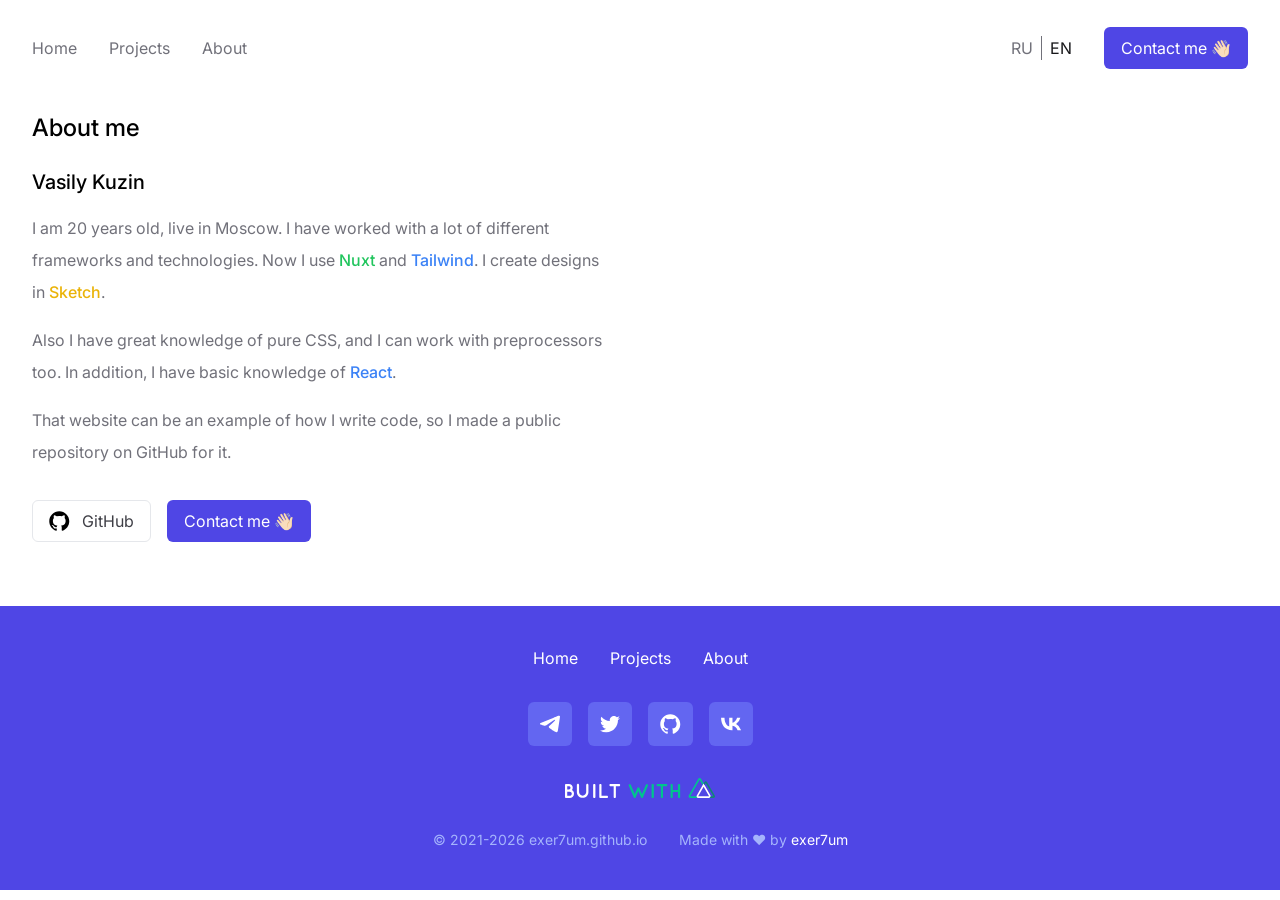
<file: en/about/index.html>
<!doctype html>
<html data-n-head-ssr lang="en-US" data-n-head="%7B%22lang%22:%7B%22ssr%22:%22en-US%22%7D%7D">
  <head>
    <title>About | exer7um.github.io</title><meta data-n-head="ssr" charset="utf-8"><meta data-n-head="ssr" name="viewport" content="width=device-width,initial-scale=1"><meta data-n-head="ssr" name="google-site-verification" content="YXzxEGAF3ahAAqmvvXPdeFxApY0wrxeFvTq2JXASDyE"><meta data-n-head="ssr" data-hid="description" name="description" content="I am front-end developer from Moscow. I code websites using Nuxt and design them in Sketch."><meta data-n-head="ssr" data-hid="i18n-og" property="og:locale" content="en_US"><meta data-n-head="ssr" data-hid="i18n-og-alt-ru-RU" property="og:locale:alternate" content="ru_RU"><link data-n-head="ssr" rel="icon" type="image/x-icon" href="/favicon.ico"><link data-n-head="ssr" data-hid="i18n-alt-ru" rel="alternate" href="https://exer7um.github.io/about" hreflang="ru"><link data-n-head="ssr" data-hid="i18n-alt-ru-RU" rel="alternate" href="https://exer7um.github.io/about" hreflang="ru-RU"><link data-n-head="ssr" data-hid="i18n-alt-en" rel="alternate" href="https://exer7um.github.io/en/about" hreflang="en"><link data-n-head="ssr" data-hid="i18n-alt-en-US" rel="alternate" href="https://exer7um.github.io/en/about" hreflang="en-US"><link data-n-head="ssr" data-hid="i18n-xd" rel="alternate" href="https://exer7um.github.io/about" hreflang="x-default"><link data-n-head="ssr" data-hid="i18n-can" rel="canonical" href="https://exer7um.github.io/en/about"><link rel="preload" href="/_nuxt/1008b7b.js" as="script"><link rel="preload" href="/_nuxt/827e7db.js" as="script"><link rel="preload" href="/_nuxt/d97f99a.js" as="script"><link rel="preload" href="/_nuxt/72a0e87.js" as="script"><link rel="preload" href="/_nuxt/f632c28.js" as="script"><style data-vue-ssr-id="17bc9ac2:0 10510ec3:0">/*! tailwindcss v3.0.23 | MIT License | https://tailwindcss.com*/*,::after,::before{box-sizing:border-box;border-width:0;border-style:solid;border-color:#e5e7eb}::after,::before{--tw-content:''}html{line-height:1.5;-webkit-text-size-adjust:100%;-moz-tab-size:4;-o-tab-size:4;tab-size:4;font-family:Inter,ui-sans-serif,system-ui}body{margin:0;line-height:inherit}hr{height:0;color:inherit;border-top-width:1px}abbr:where([title]){-webkit-text-decoration:underline dotted;text-decoration:underline dotted}h1,h2,h3,h4,h5,h6{font-size:inherit;font-weight:inherit}a{color:inherit;text-decoration:inherit}b,strong{font-weight:bolder}code,kbd,pre,samp{font-family:ui-monospace,SFMono-Regular,Menlo,Monaco,Consolas,"Liberation Mono","Courier New",monospace;font-size:1em}small{font-size:80%}sub,sup{font-size:75%;line-height:0;position:relative;vertical-align:baseline}sub{bottom:-.25em}sup{top:-.5em}table{text-indent:0;border-color:inherit;border-collapse:collapse}button,input,optgroup,select,textarea{font-family:inherit;font-size:100%;line-height:inherit;color:inherit;margin:0;padding:0}button,select{text-transform:none}[type=button],[type=reset],[type=submit],button{-webkit-appearance:button;background-color:transparent;background-image:none}:-moz-focusring{outline:auto}:-moz-ui-invalid{box-shadow:none}progress{vertical-align:baseline}::-webkit-inner-spin-button,::-webkit-outer-spin-button{height:auto}[type=search]{-webkit-appearance:textfield;outline-offset:-2px}::-webkit-search-decoration{-webkit-appearance:none}::-webkit-file-upload-button{-webkit-appearance:button;font:inherit}summary{display:list-item}blockquote,dd,dl,figure,h1,h2,h3,h4,h5,h6,hr,p,pre{margin:0}fieldset{margin:0;padding:0}legend{padding:0}menu,ol,ul{list-style:none;margin:0;padding:0}textarea{resize:vertical}input::-moz-placeholder,textarea::-moz-placeholder{opacity:1;color:#9ca3af}input:-ms-input-placeholder,textarea:-ms-input-placeholder{opacity:1;color:#9ca3af}input::placeholder,textarea::placeholder{opacity:1;color:#9ca3af}[role=button],button{cursor:pointer}:disabled{cursor:default}audio,canvas,embed,iframe,img,object,svg,video{display:block;vertical-align:middle}img,video{max-width:100%;height:auto}[hidden]{display:none}[multiple],[type=date],[type=datetime-local],[type=email],[type=month],[type=number],[type=password],[type=search],[type=tel],[type=text],[type=time],[type=url],[type=week],select,textarea{-webkit-appearance:none;-moz-appearance:none;appearance:none;background-color:#fff;border-color:#6b7280;border-width:1px;border-radius:0;padding-top:.5rem;padding-right:.75rem;padding-bottom:.5rem;padding-left:.75rem;font-size:1rem;line-height:1.5rem;--tw-shadow:0 0 #0000}[multiple]:focus,[type=date]:focus,[type=datetime-local]:focus,[type=email]:focus,[type=month]:focus,[type=number]:focus,[type=password]:focus,[type=search]:focus,[type=tel]:focus,[type=text]:focus,[type=time]:focus,[type=url]:focus,[type=week]:focus,select:focus,textarea:focus{outline:2px solid transparent;outline-offset:2px;--tw-ring-inset:var(--tw-empty, );/*!*//*!*/--tw-ring-offset-width:0px;--tw-ring-offset-color:#fff;--tw-ring-color:#2563eb;--tw-ring-offset-shadow:var(--tw-ring-inset) 0 0 0 var(--tw-ring-offset-width) var(--tw-ring-offset-color);--tw-ring-shadow:var(--tw-ring-inset) 0 0 0 calc(1px + var(--tw-ring-offset-width)) var(--tw-ring-color);box-shadow:var(--tw-ring-offset-shadow),var(--tw-ring-shadow),var(--tw-shadow);border-color:#2563eb}input::-moz-placeholder,textarea::-moz-placeholder{color:#6b7280;opacity:1}input:-ms-input-placeholder,textarea:-ms-input-placeholder{color:#6b7280;opacity:1}input::placeholder,textarea::placeholder{color:#6b7280;opacity:1}::-webkit-datetime-edit-fields-wrapper{padding:0}::-webkit-date-and-time-value{min-height:1.5em}::-webkit-datetime-edit,::-webkit-datetime-edit-day-field,::-webkit-datetime-edit-hour-field,::-webkit-datetime-edit-meridiem-field,::-webkit-datetime-edit-millisecond-field,::-webkit-datetime-edit-minute-field,::-webkit-datetime-edit-month-field,::-webkit-datetime-edit-second-field,::-webkit-datetime-edit-year-field{padding-top:0;padding-bottom:0}select{background-image:url("data:image/svg+xml,%3csvg xmlns='http://www.w3.org/2000/svg' fill='none' viewBox='0 0 20 20'%3e%3cpath stroke='%236b7280' stroke-linecap='round' stroke-linejoin='round' stroke-width='1.5' d='M6 8l4 4 4-4'/%3e%3c/svg%3e");background-position:right .5rem center;background-repeat:no-repeat;background-size:1.5em 1.5em;padding-right:2.5rem;-webkit-print-color-adjust:exact;color-adjust:exact}[multiple]{background-image:initial;background-position:initial;background-repeat:unset;background-size:initial;padding-right:.75rem;-webkit-print-color-adjust:unset;color-adjust:unset}[type=checkbox],[type=radio]{-webkit-appearance:none;-moz-appearance:none;appearance:none;padding:0;-webkit-print-color-adjust:exact;color-adjust:exact;display:inline-block;vertical-align:middle;background-origin:border-box;-webkit-user-select:none;-moz-user-select:none;-ms-user-select:none;user-select:none;flex-shrink:0;height:1rem;width:1rem;color:#2563eb;background-color:#fff;border-color:#6b7280;border-width:1px;--tw-shadow:0 0 #0000}[type=checkbox]{border-radius:0}[type=radio]{border-radius:100%}[type=checkbox]:focus,[type=radio]:focus{outline:2px solid transparent;outline-offset:2px;--tw-ring-inset:var(--tw-empty, );/*!*//*!*/--tw-ring-offset-width:2px;--tw-ring-offset-color:#fff;--tw-ring-color:#2563eb;--tw-ring-offset-shadow:var(--tw-ring-inset) 0 0 0 var(--tw-ring-offset-width) var(--tw-ring-offset-color);--tw-ring-shadow:var(--tw-ring-inset) 0 0 0 calc(2px + var(--tw-ring-offset-width)) var(--tw-ring-color);box-shadow:var(--tw-ring-offset-shadow),var(--tw-ring-shadow),var(--tw-shadow)}[type=checkbox]:checked,[type=radio]:checked{border-color:transparent;background-color:currentColor;background-size:100% 100%;background-position:center;background-repeat:no-repeat}[type=checkbox]:checked{background-image:url("data:image/svg+xml,%3csvg viewBox='0 0 16 16' fill='white' xmlns='http://www.w3.org/2000/svg'%3e%3cpath d='M12.207 4.793a1 1 0 010 1.414l-5 5a1 1 0 01-1.414 0l-2-2a1 1 0 011.414-1.414L6.5 9.086l4.293-4.293a1 1 0 011.414 0z'/%3e%3c/svg%3e")}[type=radio]:checked{background-image:url("data:image/svg+xml,%3csvg viewBox='0 0 16 16' fill='white' xmlns='http://www.w3.org/2000/svg'%3e%3ccircle cx='8' cy='8' r='3'/%3e%3c/svg%3e")}[type=checkbox]:checked:focus,[type=checkbox]:checked:hover,[type=radio]:checked:focus,[type=radio]:checked:hover{border-color:transparent;background-color:currentColor}[type=checkbox]:indeterminate{background-image:url("data:image/svg+xml,%3csvg xmlns='http://www.w3.org/2000/svg' fill='none' viewBox='0 0 16 16'%3e%3cpath stroke='white' stroke-linecap='round' stroke-linejoin='round' stroke-width='2' d='M4 8h8'/%3e%3c/svg%3e");border-color:transparent;background-color:currentColor;background-size:100% 100%;background-position:center;background-repeat:no-repeat}[type=checkbox]:indeterminate:focus,[type=checkbox]:indeterminate:hover{border-color:transparent;background-color:currentColor}[type=file]{background:unset;border-color:inherit;border-width:0;border-radius:0;padding:0;font-size:unset;line-height:inherit}[type=file]:focus{outline:1px auto -webkit-focus-ring-color}*{transition-property:color,background-color,border-color,fill,stroke,opacity,box-shadow,transform,filter,-webkit-text-decoration-color,-webkit-backdrop-filter;transition-property:color,background-color,border-color,text-decoration-color,fill,stroke,opacity,box-shadow,transform,filter,backdrop-filter;transition-property:color,background-color,border-color,text-decoration-color,fill,stroke,opacity,box-shadow,transform,filter,backdrop-filter,-webkit-text-decoration-color,-webkit-backdrop-filter;transition-timing-function:cubic-bezier(.4,0,.2,1);transition-duration:150ms}@media (prefers-color-scheme:dark){body{--tw-bg-opacity:1;background-color:rgb(24 24 27 / var(--tw-bg-opacity))}}h1{font-size:2.25rem;line-height:2.5rem;font-weight:500}@media (prefers-color-scheme:dark){h1{--tw-text-opacity:1;color:rgb(255 255 255 / var(--tw-text-opacity))}}h2{font-size:1.5rem;line-height:2rem;font-weight:500}@media (prefers-color-scheme:dark){h2{--tw-text-opacity:1;color:rgb(255 255 255 / var(--tw-text-opacity))}}h3{font-size:1.25rem;line-height:1.75rem;font-weight:500}@media (prefers-color-scheme:dark){h3{--tw-text-opacity:1;color:rgb(255 255 255 / var(--tw-text-opacity))}}h4{font-size:1.125rem;line-height:1.75rem;font-weight:500}@media (prefers-color-scheme:dark){h4{--tw-text-opacity:1;color:rgb(255 255 255 / var(--tw-text-opacity))}}p{line-height:2;--tw-text-opacity:1;color:rgb(113 113 122 / var(--tw-text-opacity))}@media (prefers-color-scheme:dark){p{--tw-text-opacity:1;color:rgb(161 161 170 / var(--tw-text-opacity))}}*,::after,::before{--tw-translate-x:0;--tw-translate-y:0;--tw-rotate:0;--tw-skew-x:0;--tw-skew-y:0;--tw-scale-x:1;--tw-scale-y:1;--tw-scroll-snap-strictness:proximity;--tw-ring-offset-width:0px;--tw-ring-offset-color:#fff;--tw-ring-color:rgb(59 130 246 / 0.5);--tw-ring-offset-shadow:0 0 #0000;--tw-ring-shadow:0 0 #0000;--tw-shadow:0 0 #0000;--tw-shadow-colored:0 0 #0000}.container{width:100%;margin-right:auto;margin-left:auto;padding-right:2rem;padding-left:2rem}@media (min-width:640px){.container{max-width:640px}}@media (min-width:768px){.container{max-width:768px}}@media (min-width:1024px){.container{max-width:1024px}}@media (min-width:1280px){.container{max-width:1280px}}@media (min-width:1536px){.container{max-width:1536px}}.static{position:static}.fixed{position:fixed}.absolute{position:absolute}.relative{position:relative}.inset-0{top:0;right:0;bottom:0;left:0}.top-full{top:100%}.left-0{left:0}.z-20{z-index:20}.z-10{z-index:10}.col-span-1{grid-column:span 1/span 1}.my-4{margin-top:1rem;margin-bottom:1rem}.my-16{margin-top:4rem;margin-bottom:4rem}.mt-6{margin-top:1.5rem}.mt-4{margin-top:1rem}.mt-8{margin-top:2rem}.mr-3{margin-right:.75rem}.mb-6{margin-bottom:1.5rem}.-ml-2{margin-left:-.5rem}.mt-3{margin-top:.75rem}.ml-1{margin-left:.25rem}.mb-7{margin-bottom:1.75rem}.mt-16{margin-top:4rem}.mr-6{margin-right:1.5rem}.mb-4{margin-bottom:1rem}.mb-8{margin-bottom:2rem}.mb-1{margin-bottom:.25rem}.flex{display:flex}.inline-flex{display:inline-flex}.grid{display:grid}.hidden{display:none}.aspect-square{aspect-ratio:1/1}.h-full{height:100%}.h-40{height:10rem}.h-7{height:1.75rem}.h-4{height:1rem}.h-6{height:1.5rem}.h-5{height:1.25rem}.h-24{height:6rem}.h-12{height:3rem}.max-h-full{max-height:100%}.min-h-\[10rem\]{min-height:10rem}.w-full{width:100%}.w-3\/4{width:75%}.w-1\/2{width:50%}.w-12{width:3rem}.w-28{width:7rem}.w-max{width:-webkit-max-content;width:-moz-max-content;width:max-content}.w-4{width:1rem}.w-6{width:1.5rem}.w-5{width:1.25rem}.max-w-xl{max-width:36rem}.max-w-full{max-width:100%}.max-w-xs{max-width:20rem}.max-w-sm{max-width:24rem}.transform{transform:translate(var(--tw-translate-x),var(--tw-translate-y)) rotate(var(--tw-rotate)) skewX(var(--tw-skew-x)) skewY(var(--tw-skew-y)) scaleX(var(--tw-scale-x)) scaleY(var(--tw-scale-y))}@-webkit-keyframes pulse{50%{opacity:.5}}@keyframes pulse{50%{opacity:.5}}.animate-pulse{-webkit-animation:pulse 2s cubic-bezier(.4,0,.6,1) infinite;animation:pulse 2s cubic-bezier(.4,0,.6,1) infinite}@-webkit-keyframes spin{to{transform:rotate(360deg)}}@keyframes spin{to{transform:rotate(360deg)}}.animate-spin{-webkit-animation:spin 1s linear infinite;animation:spin 1s linear infinite}.cursor-pointer{cursor:pointer}.cursor-default{cursor:default}.select-none{-webkit-user-select:none;-moz-user-select:none;-ms-user-select:none;user-select:none}.resize-none{resize:none}.grid-cols-1{grid-template-columns:repeat(1,minmax(0,1fr))}.flex-col{flex-direction:column}.flex-wrap{flex-wrap:wrap}.items-start{align-items:flex-start}.items-center{align-items:center}.justify-center{justify-content:center}.justify-between{justify-content:space-between}.justify-around{justify-content:space-around}.gap-4{gap:1rem}.gap-x-4{-moz-column-gap:1rem;column-gap:1rem}.gap-x-2{-moz-column-gap:.5rem;column-gap:.5rem}.gap-y-8{row-gap:2rem}.gap-y-4{row-gap:1rem}.gap-x-0{-moz-column-gap:0;column-gap:0}.gap-y-6{row-gap:1.5rem}.divide-x>:not([hidden])~:not([hidden]){--tw-divide-x-reverse:0;border-right-width:calc(1px * var(--tw-divide-x-reverse));border-left-width:calc(1px * calc(1 - var(--tw-divide-x-reverse)))}.divide-zinc-500>:not([hidden])~:not([hidden]){--tw-divide-opacity:1;border-color:rgb(113 113 122 / var(--tw-divide-opacity))}.overflow-hidden{overflow:hidden}.rounded-md{border-radius:.375rem}.rounded-xl{border-radius:.75rem}.rounded-full{border-radius:9999px}.rounded-t-md{border-top-left-radius:.375rem;border-top-right-radius:.375rem}.border{border-width:1px}.border-b{border-bottom-width:1px}.border-transparent{border-color:transparent}.bg-white{--tw-bg-opacity:1;background-color:rgb(255 255 255 / var(--tw-bg-opacity))}.bg-indigo-500{--tw-bg-opacity:1;background-color:rgb(99 102 241 / var(--tw-bg-opacity))}.bg-zinc-200{--tw-bg-opacity:1;background-color:rgb(228 228 231 / var(--tw-bg-opacity))}.bg-indigo-600{--tw-bg-opacity:1;background-color:rgb(79 70 229 / var(--tw-bg-opacity))}.bg-zinc-500\/30{background-color:rgb(113 113 122 / .3)}.bg-red-100{--tw-bg-opacity:1;background-color:rgb(254 226 226 / var(--tw-bg-opacity))}.bg-green-100{--tw-bg-opacity:1;background-color:rgb(220 252 231 / var(--tw-bg-opacity))}.bg-zinc-100{--tw-bg-opacity:1;background-color:rgb(244 244 245 / var(--tw-bg-opacity))}.fill-current{fill:currentColor}.p-3{padding:.75rem}.p-8{padding:2rem}.p-5{padding:1.25rem}.p-0\.5{padding:.125rem}.p-0{padding:0}.py-2{padding-top:.5rem;padding-bottom:.5rem}.px-4{padding-left:1rem;padding-right:1rem}.px-3{padding-left:.75rem;padding-right:.75rem}.py-10{padding-top:2.5rem;padding-bottom:2.5rem}.px-2{padding-left:.5rem;padding-right:.5rem}.py-1{padding-top:.25rem;padding-bottom:.25rem}.px-6{padding-left:1.5rem;padding-right:1.5rem}.py-12{padding-top:3rem;padding-bottom:3rem}.pt-2{padding-top:.5rem}.pb-8{padding-bottom:2rem}.text-center{text-align:center}.text-sm{font-size:.875rem;line-height:1.25rem}.text-xl{font-size:1.25rem;line-height:1.75rem}.font-medium{font-weight:500}.font-normal{font-weight:400}.text-green-500{--tw-text-opacity:1;color:rgb(34 197 94 / var(--tw-text-opacity))}.text-blue-500{--tw-text-opacity:1;color:rgb(59 130 246 / var(--tw-text-opacity))}.text-yellow-500{--tw-text-opacity:1;color:rgb(234 179 8 / var(--tw-text-opacity))}.text-zinc-700{--tw-text-opacity:1;color:rgb(63 63 70 / var(--tw-text-opacity))}.text-black{--tw-text-opacity:1;color:rgb(0 0 0 / var(--tw-text-opacity))}.text-white{--tw-text-opacity:1;color:rgb(255 255 255 / var(--tw-text-opacity))}.text-zinc-400{--tw-text-opacity:1;color:rgb(161 161 170 / var(--tw-text-opacity))}.text-indigo-600{--tw-text-opacity:1;color:rgb(79 70 229 / var(--tw-text-opacity))}.text-red-500{--tw-text-opacity:1;color:rgb(239 68 68 / var(--tw-text-opacity))}.text-red-700{--tw-text-opacity:1;color:rgb(185 28 28 / var(--tw-text-opacity))}.text-indigo-300{--tw-text-opacity:1;color:rgb(165 180 252 / var(--tw-text-opacity))}.text-zinc-500{--tw-text-opacity:1;color:rgb(113 113 122 / var(--tw-text-opacity))}.\!text-zinc-900{--tw-text-opacity:1!important;color:rgb(24 24 27 / var(--tw-text-opacity))!important}.text-zinc-900{--tw-text-opacity:1;color:rgb(24 24 27 / var(--tw-text-opacity))}.text-green-700{--tw-text-opacity:1;color:rgb(21 128 61 / var(--tw-text-opacity))}.opacity-25{opacity:.25}.opacity-75{opacity:.75}.backdrop-blur{--tw-backdrop-blur:blur(8px);-webkit-backdrop-filter:var(--tw-backdrop-blur) var(--tw-backdrop-brightness) var(--tw-backdrop-contrast) var(--tw-backdrop-grayscale) var(--tw-backdrop-hue-rotate) var(--tw-backdrop-invert) var(--tw-backdrop-opacity) var(--tw-backdrop-saturate) var(--tw-backdrop-sepia);backdrop-filter:var(--tw-backdrop-blur) var(--tw-backdrop-brightness) var(--tw-backdrop-contrast) var(--tw-backdrop-grayscale) var(--tw-backdrop-hue-rotate) var(--tw-backdrop-invert) var(--tw-backdrop-opacity) var(--tw-backdrop-saturate) var(--tw-backdrop-sepia)}.transition{transition-property:color,background-color,border-color,fill,stroke,opacity,box-shadow,transform,filter,-webkit-text-decoration-color,-webkit-backdrop-filter;transition-property:color,background-color,border-color,text-decoration-color,fill,stroke,opacity,box-shadow,transform,filter,backdrop-filter;transition-property:color,background-color,border-color,text-decoration-color,fill,stroke,opacity,box-shadow,transform,filter,backdrop-filter,-webkit-text-decoration-color,-webkit-backdrop-filter;transition-timing-function:cubic-bezier(.4,0,.2,1);transition-duration:150ms}.page-enter-active,.page-leave-active{transition-property:color,background-color,border-color,fill,stroke,opacity,box-shadow,transform,filter,-webkit-text-decoration-color,-webkit-backdrop-filter;transition-property:color,background-color,border-color,text-decoration-color,fill,stroke,opacity,box-shadow,transform,filter,backdrop-filter;transition-property:color,background-color,border-color,text-decoration-color,fill,stroke,opacity,box-shadow,transform,filter,backdrop-filter,-webkit-text-decoration-color,-webkit-backdrop-filter;transition-timing-function:cubic-bezier(.4,0,.2,1);transition-duration:150ms}.page-enter,.page-leave-active{--tw-scale-x:.75;--tw-scale-y:.75;transform:translate(var(--tw-translate-x),var(--tw-translate-y)) rotate(var(--tw-rotate)) skewX(var(--tw-skew-x)) skewY(var(--tw-skew-y)) scaleX(var(--tw-scale-x)) scaleY(var(--tw-scale-y));opacity:0}.popup-enter-active,.popup-leave-active{transition-property:color,background-color,border-color,fill,stroke,opacity,box-shadow,transform,filter,-webkit-text-decoration-color,-webkit-backdrop-filter;transition-property:color,background-color,border-color,text-decoration-color,fill,stroke,opacity,box-shadow,transform,filter,backdrop-filter;transition-property:color,background-color,border-color,text-decoration-color,fill,stroke,opacity,box-shadow,transform,filter,backdrop-filter,-webkit-text-decoration-color,-webkit-backdrop-filter;transition-timing-function:cubic-bezier(.4,0,.2,1);transition-duration:150ms}.popup-enter,.popup-leave-to{opacity:0}.popup-enter-active .bg-white,.popup-leave-active .bg-white{transition-property:color,background-color,border-color,fill,stroke,opacity,box-shadow,transform,filter,-webkit-text-decoration-color,-webkit-backdrop-filter;transition-property:color,background-color,border-color,text-decoration-color,fill,stroke,opacity,box-shadow,transform,filter,backdrop-filter;transition-property:color,background-color,border-color,text-decoration-color,fill,stroke,opacity,box-shadow,transform,filter,backdrop-filter,-webkit-text-decoration-color,-webkit-backdrop-filter;transition-timing-function:cubic-bezier(.4,0,.2,1);transition-duration:150ms}.popup-enter .bg-white,.popup-leave-to .bg-white{--tw-scale-x:0;--tw-scale-y:0;transform:translate(var(--tw-translate-x),var(--tw-translate-y)) rotate(var(--tw-rotate)) skewX(var(--tw-skew-x)) skewY(var(--tw-skew-y)) scaleX(var(--tw-scale-x)) scaleY(var(--tw-scale-y));opacity:0}.hover\:bg-zinc-50:hover{--tw-bg-opacity:1;background-color:rgb(250 250 250 / var(--tw-bg-opacity))}.hover\:bg-indigo-400:hover{--tw-bg-opacity:1;background-color:rgb(129 140 248 / var(--tw-bg-opacity))}.hover\:bg-indigo-700:hover{--tw-bg-opacity:1;background-color:rgb(67 56 202 / var(--tw-bg-opacity))}.hover\:text-indigo-800:hover{--tw-text-opacity:1;color:rgb(55 48 163 / var(--tw-text-opacity))}.hover\:text-zinc-300:hover{--tw-text-opacity:1;color:rgb(212 212 216 / var(--tw-text-opacity))}.hover\:text-zinc-900:hover{--tw-text-opacity:1;color:rgb(24 24 27 / var(--tw-text-opacity))}.focus\:border-indigo-600:focus{--tw-border-opacity:1;border-color:rgb(79 70 229 / var(--tw-border-opacity))}.focus\:ring-indigo-600:focus{--tw-ring-opacity:1;--tw-ring-color:rgb(79 70 229 / var(--tw-ring-opacity))}.disabled\:cursor-not-allowed:disabled{cursor:not-allowed}.disabled\:opacity-50:disabled{opacity:.5}.group:hover .group-hover\:text-indigo-800{--tw-text-opacity:1;color:rgb(55 48 163 / var(--tw-text-opacity))}@media (prefers-color-scheme:dark){.dark\:border-0{border-width:0}.dark\:border-transparent{border-color:transparent}.dark\:border-zinc-600{--tw-border-opacity:1;border-color:rgb(82 82 91 / var(--tw-border-opacity))}.dark\:bg-zinc-800{--tw-bg-opacity:1;background-color:rgb(39 39 42 / var(--tw-bg-opacity))}.dark\:bg-zinc-900{--tw-bg-opacity:1;background-color:rgb(24 24 27 / var(--tw-bg-opacity))}.dark\:bg-zinc-700{--tw-bg-opacity:1;background-color:rgb(63 63 70 / var(--tw-bg-opacity))}.dark\:bg-indigo-700{--tw-bg-opacity:1;background-color:rgb(67 56 202 / var(--tw-bg-opacity))}.dark\:bg-zinc-900\/30{background-color:rgb(24 24 27 / .3)}.dark\:bg-red-800{--tw-bg-opacity:1;background-color:rgb(153 27 27 / var(--tw-bg-opacity))}.dark\:bg-green-800{--tw-bg-opacity:1;background-color:rgb(22 101 52 / var(--tw-bg-opacity))}.dark\:text-green-400{--tw-text-opacity:1;color:rgb(74 222 128 / var(--tw-text-opacity))}.dark\:text-blue-400{--tw-text-opacity:1;color:rgb(96 165 250 / var(--tw-text-opacity))}.dark\:text-yellow-400{--tw-text-opacity:1;color:rgb(250 204 21 / var(--tw-text-opacity))}.dark\:text-zinc-300{--tw-text-opacity:1;color:rgb(212 212 216 / var(--tw-text-opacity))}.dark\:text-white{--tw-text-opacity:1;color:rgb(255 255 255 / var(--tw-text-opacity))}.dark\:text-indigo-400{--tw-text-opacity:1;color:rgb(129 140 248 / var(--tw-text-opacity))}.dark\:text-red-400{--tw-text-opacity:1;color:rgb(248 113 113 / var(--tw-text-opacity))}.dark\:text-red-300{--tw-text-opacity:1;color:rgb(252 165 165 / var(--tw-text-opacity))}.dark\:text-zinc-400{--tw-text-opacity:1;color:rgb(161 161 170 / var(--tw-text-opacity))}.dark\:\!text-zinc-100{--tw-text-opacity:1!important;color:rgb(244 244 245 / var(--tw-text-opacity))!important}.dark\:text-red-200{--tw-text-opacity:1;color:rgb(254 202 202 / var(--tw-text-opacity))}.dark\:text-green-200{--tw-text-opacity:1;color:rgb(187 247 208 / var(--tw-text-opacity))}.dark\:placeholder-zinc-400::-moz-placeholder{--tw-placeholder-opacity:1;color:rgb(161 161 170 / var(--tw-placeholder-opacity))}.dark\:placeholder-zinc-400:-ms-input-placeholder{--tw-placeholder-opacity:1;color:rgb(161 161 170 / var(--tw-placeholder-opacity))}.dark\:placeholder-zinc-400::placeholder{--tw-placeholder-opacity:1;color:rgb(161 161 170 / var(--tw-placeholder-opacity))}.dark\:hover\:bg-zinc-700:hover{--tw-bg-opacity:1;background-color:rgb(63 63 70 / var(--tw-bg-opacity))}.dark\:hover\:bg-zinc-600:hover{--tw-bg-opacity:1;background-color:rgb(82 82 91 / var(--tw-bg-opacity))}.dark\:hover\:bg-indigo-600:hover{--tw-bg-opacity:1;background-color:rgb(79 70 229 / var(--tw-bg-opacity))}.dark\:hover\:text-indigo-300:hover{--tw-text-opacity:1;color:rgb(165 180 252 / var(--tw-text-opacity))}.dark\:hover\:text-zinc-100:hover{--tw-text-opacity:1;color:rgb(244 244 245 / var(--tw-text-opacity))}.dark\:focus\:border-indigo-500:focus{--tw-border-opacity:1;border-color:rgb(99 102 241 / var(--tw-border-opacity))}.dark\:focus\:ring-indigo-500:focus{--tw-ring-opacity:1;--tw-ring-color:rgb(99 102 241 / var(--tw-ring-opacity))}.group:hover .dark\:group-hover\:text-indigo-300{--tw-text-opacity:1;color:rgb(165 180 252 / var(--tw-text-opacity))}}@media (min-width:640px){.sm\:grid-cols-2{grid-template-columns:repeat(2,minmax(0,1fr))}}@media (min-width:768px){.md\:col-span-2{grid-column:span 2/span 2}.md\:flex{display:flex}.md\:hidden{display:none}.md\:w-max{width:-webkit-max-content;width:-moz-max-content;width:max-content}.md\:grid-cols-2{grid-template-columns:repeat(2,minmax(0,1fr))}.md\:flex-row{flex-direction:row}.md\:gap-x-8{-moz-column-gap:2rem;column-gap:2rem}.md\:gap-y-0{row-gap:0}.md\:p-0{padding:0}}@media (min-width:1024px){.lg\:flex{display:flex}.lg\:hidden{display:none}}@media (min-width:1280px){.xl\:grid-cols-4{grid-template-columns:repeat(4,minmax(0,1fr))}}.nuxt-link-exact-active.not-white[data-v-19045208]{--tw-text-opacity:1;color:rgb(24 24 27 / var(--tw-text-opacity))}@media (prefers-color-scheme:dark){.nuxt-link-exact-active.not-white[data-v-19045208]{--tw-text-opacity:1;color:rgb(244 244 245 / var(--tw-text-opacity))}}</style><link rel="preload" href="/_nuxt/static/1669630104/en/about/state.js" as="script"><link rel="preload" href="/_nuxt/static/1669630104/en/about/payload.js" as="script"><link rel="preload" href="/_nuxt/static/1669630104/manifest.js" as="script">
  </head>
  <body>
    <div data-server-rendered="true" id="__nuxt"><div id="__layout"><div><header class="container relative flex h-24 items-center justify-between"><button to="" class="flex w-max items-center justify-center gap-x-2 rounded-md border py-2 px-4 lg:hidden text-zinc-700 hover:bg-zinc-50 dark:text-zinc-300 dark:bg-zinc-800 dark:border-transparent dark:hover:bg-zinc-700"><div class="flex items-center justify-center fill-current text-black dark:text-white"><svg xmlns="http://www.w3.org/2000/svg" class="h-5 w-5" fill="none" viewBox="0 0 24 24" stroke="currentColor"><path stroke-linecap="round" stroke-linejoin="round" stroke-width="2" d="M4 6h16M4 12h16M4 18h7"/></svg></div> <span>Menu</span></button> <!----> <nav class="flex hidden lg:flex md:gap-x-8" data-v-19045208><a href="/en" class="nuxt-link-active not-white text-zinc-500 hover:text-zinc-900 dark:text-zinc-400 dark:hover:text-zinc-100 px-4 py-1 md:p-0" data-v-19045208>
    Home
  </a><a href="/en/projects" class="not-white text-zinc-500 hover:text-zinc-900 dark:text-zinc-400 dark:hover:text-zinc-100 px-4 py-1 md:p-0" data-v-19045208>
    Projects
  </a><a href="/en/about" aria-current="page" class="nuxt-link-exact-active nuxt-link-active not-white text-zinc-500 hover:text-zinc-900 dark:text-zinc-400 dark:hover:text-zinc-100 px-4 py-1 md:p-0" data-v-19045208>
    About
  </a></nav> <div class="flex items-center"><div class="mr-6 flex items-center divide-x divide-zinc-500 hidden md:flex"><a href="/about" class="cursor-pointer px-2 text-zinc-500 hover:text-zinc-900 dark:hover:text-zinc-100">RU</a><a href="/en/about" aria-current="page" class="cursor-pointer px-2 text-zinc-500 hover:text-zinc-900 dark:hover:text-zinc-100 nuxt-link-exact-active nuxt-link-active !text-zinc-900 dark:!text-zinc-100">EN</a></div> <div><a href="/en/message" class="flex w-max items-center justify-center gap-x-2 rounded-md border py-2 px-4 border-transparent text-white bg-indigo-600 hover:bg-indigo-700 dark:bg-indigo-700 dark:hover:bg-indigo-600"><!----> <span>Contact me 👋🏻</span></a></div></div></header> <main><div class="container"><div class="mt-4"><h2>About me</h2> <h3 class="mt-6">Vasily Kuzin</h3> <p class="mt-4 max-w-xl">
    I am
    20
    years old, live in Moscow. I have worked with a lot of different frameworks and technologies. Now I use
    <span class="font-medium text-green-500 dark:text-green-400">Nuxt</span>
    and
    <span class="font-medium text-blue-500 dark:text-blue-400">Tailwind</span>.
    I create designs in
    <span class="font-medium text-yellow-500 dark:text-yellow-400">Sketch</span>.
  </p> <p class="mt-4 max-w-xl">
    Also I have great knowledge of pure CSS, and I can work with preprocessors too. In addition, I have basic knowledge of
    <span class="font-medium text-blue-500 dark:text-blue-400">React</span>.
  </p> <p class="mt-4 max-w-xl">
    That website can be an example of how I write code, so I made a public repository on GitHub for it.
  </p> <div class="mt-8 flex gap-x-4"><a href="https://github.com/ExEr7um/exer7um.github.io" target="_blank" class="flex items-center justify-center rounded-md border py-2 px-4 text-zinc-700 hover:bg-zinc-50 dark:border-transparent dark:bg-zinc-800 dark:text-zinc-300 dark:hover:bg-zinc-700"><div class="mr-3 fill-current text-black dark:text-white"><svg width="21" height="20" xmlns="http://www.w3.org/2000/svg"><path d="M10.26.193c-5.522 0-10 4.477-10 10 0 4.418 2.865 8.166 6.839 9.489.5.092.682-.217.682-.482 0-.237-.008-.866-.013-1.7-2.782.603-3.369-1.342-3.369-1.342-.454-1.155-1.11-1.462-1.11-1.462-.908-.62.069-.608.069-.608 1.003.07 1.531 1.03 1.531 1.03.892 1.529 2.341 1.087 2.91.831.092-.646.35-1.086.636-1.336-2.22-.253-4.555-1.11-4.555-4.943 0-1.091.39-1.984 1.029-2.683-.103-.253-.446-1.27.098-2.647 0 0 .84-.268 2.75 1.026a9.578 9.578 0 0 1 2.503-.337c.85.004 1.705.114 2.504.337C14.673 4.072 15.51 4.34 15.51 4.34c.546 1.377.203 2.394.1 2.647.64.699 1.028 1.592 1.028 2.683 0 3.842-2.339 4.687-4.566 4.935.359.309.678.919.678 1.852 0 1.336-.012 2.415-.012 2.743 0 .267.18.579.688.481 3.97-1.325 6.833-5.07 6.833-9.488 0-5.523-4.478-10-10-10"/></svg></div>
      GitHub
    </a> <a href="/en/message" class="flex w-max items-center justify-center gap-x-2 rounded-md border py-2 px-4 border-transparent text-white bg-indigo-600 hover:bg-indigo-700 dark:bg-indigo-700 dark:hover:bg-indigo-600"><!----> <span>Contact me 👋🏻</span></a></div></div></div></main> <footer class="mt-16 bg-indigo-600 dark:bg-zinc-800"><div class="container flex flex-col items-center gap-y-8 py-10"><nav class="flex flex-wrap justify-around md:gap-x-8" data-v-19045208><a href="/en" class="nuxt-link-active text-white hover:text-zinc-300 dark:text-zinc-400 dark:hover:text-zinc-100 px-4 py-1 md:p-0" data-v-19045208>
    Home
  </a><a href="/en/projects" class="text-white hover:text-zinc-300 dark:text-zinc-400 dark:hover:text-zinc-100 px-4 py-1 md:p-0" data-v-19045208>
    Projects
  </a><a href="/en/about" aria-current="page" class="nuxt-link-exact-active nuxt-link-active text-white hover:text-zinc-300 dark:text-zinc-400 dark:hover:text-zinc-100 px-4 py-1 md:p-0" data-v-19045208>
    About
  </a></nav> <div class="flex gap-x-4"><a target="_blank" href="https://t.me/exer7um" class="flex items-center justify-center rounded-md bg-indigo-500 p-3 hover:bg-indigo-400 dark:bg-zinc-700 dark:hover:bg-zinc-600"><div alt="Telegram" class="flex h-full w-full select-none items-center justify-center fill-current text-white"><svg width="20" height="18" xmlns="http://www.w3.org/2000/svg"><path d="M1.226 7.847 13.14 2.94c1.175-.512 5.164-2.15 5.164-2.15s1.84-.715 1.687 1.023c-.051.716-.46 3.221-.87 5.931l-1.278 8.028s-.102 1.176-.971 1.38c-.87.205-2.3-.716-2.557-.92-.204-.154-3.834-2.455-5.164-3.58-.358-.306-.767-.92.051-1.636a194.598 194.598 0 0 0 5.37-5.113c.613-.613 1.226-2.045-1.33-.306l-7.21 4.857s-.818.511-2.352.051C2.146 10.046.357 9.432.357 9.432s-1.227-.767.87-1.585Z"/></svg></div></a><a target="_blank" href="https://twitter.com/exer7um" class="flex items-center justify-center rounded-md bg-indigo-500 p-3 hover:bg-indigo-400 dark:bg-zinc-700 dark:hover:bg-zinc-600"><div alt="Twitter" class="flex h-full w-full select-none items-center justify-center fill-current text-white"><svg width="20" height="17" xmlns="http://www.w3.org/2000/svg"><path d="M20 1.925a8.232 8.232 0 0 1-2.357.644 4.103 4.103 0 0 0 1.802-2.27 8.222 8.222 0 0 1-2.605.996 4.104 4.104 0 0 0-6.99 3.742A11.64 11.64 0 0 1 1.392.749 4.09 4.09 0 0 0 .838 2.81c0 1.423.725 2.68 1.826 3.413A4.094 4.094 0 0 1 .806 5.71v.05a4.104 4.104 0 0 0 3.29 4.023 4.156 4.156 0 0 1-1.852.068 4.108 4.108 0 0 0 3.83 2.85A8.23 8.23 0 0 1 .98 14.459a8.84 8.84 0 0 1-.98-.056 11.611 11.611 0 0 0 6.29 1.843c7.546 0 11.672-6.25 11.672-11.672 0-.179-.003-.355-.012-.531a8.298 8.298 0 0 0 2.047-2.124l.003.006Z"/></svg></div></a><a target="_blank" href="https://github.com/exer7um" class="flex items-center justify-center rounded-md bg-indigo-500 p-3 hover:bg-indigo-400 dark:bg-zinc-700 dark:hover:bg-zinc-600"><div alt="GitHub" class="flex h-full w-full select-none items-center justify-center fill-current text-white"><svg width="21" height="20" xmlns="http://www.w3.org/2000/svg"><path d="M10.26.193c-5.522 0-10 4.477-10 10 0 4.418 2.865 8.166 6.839 9.489.5.092.682-.217.682-.482 0-.237-.008-.866-.013-1.7-2.782.603-3.369-1.342-3.369-1.342-.454-1.155-1.11-1.462-1.11-1.462-.908-.62.069-.608.069-.608 1.003.07 1.531 1.03 1.531 1.03.892 1.529 2.341 1.087 2.91.831.092-.646.35-1.086.636-1.336-2.22-.253-4.555-1.11-4.555-4.943 0-1.091.39-1.984 1.029-2.683-.103-.253-.446-1.27.098-2.647 0 0 .84-.268 2.75 1.026a9.578 9.578 0 0 1 2.503-.337c.85.004 1.705.114 2.504.337C14.673 4.072 15.51 4.34 15.51 4.34c.546 1.377.203 2.394.1 2.647.64.699 1.028 1.592 1.028 2.683 0 3.842-2.339 4.687-4.566 4.935.359.309.678.919.678 1.852 0 1.336-.012 2.415-.012 2.743 0 .267.18.579.688.481 3.97-1.325 6.833-5.07 6.833-9.488 0-5.523-4.478-10-10-10"/></svg></div></a><a target="_blank" href="https://vk.com/exer7um" class="flex items-center justify-center rounded-md bg-indigo-500 p-3 hover:bg-indigo-400 dark:bg-zinc-700 dark:hover:bg-zinc-600"><div alt="VK" class="flex h-full w-full select-none items-center justify-center fill-current text-white"><svg width="20" height="20" xmlns="http://www.w3.org/2000/svg" xml:space="preserve" style="fill-rule:evenodd;clip-rule:evenodd;stroke-linejoin:round;stroke-miterlimit:2"><path d="M12.98 17.5c-5.41 0-8.7-3.76-8.83-10H6.9c.09 4.59 2.18 6.53 3.78 6.93V7.5h2.62v3.96c1.55-.17 3.16-1.97 3.7-3.96h2.6a7.622 7.622 0 0 1-3.42 4.99 7.904 7.904 0 0 1 4.01 5.01h-2.84c-.6-1.9-2.07-3.37-4.05-3.57v3.57h-.32Z" style="fill-rule:nonzero" transform="translate(-5.112 -5.586) scale(1.24688)"/></svg></div></a></div> <a href="https://nuxtjs.org/" target="_blank"><img src="/_nuxt/img/c7993c2.svg" alt="Built with Nuxt" class="h-5"></a> <div class="flex flex-col items-center gap-y-4 md:flex-row md:gap-x-8 md:gap-y-0"><span class="text-sm text-indigo-300 dark:text-zinc-400">© 2021-2022
        exer7um.github.io</span> <span class="text-sm text-indigo-300 dark:text-zinc-400">
        Made with ❤️ by
        <a href="https://exer7um.github.io" target="_blank" class="text-white hover:text-zinc-300">exer7um</a></span></div></div></footer></div></div></div><script defer src="/_nuxt/static/1669630104/en/about/state.js"></script><script src="/_nuxt/1008b7b.js" defer></script><script src="/_nuxt/f632c28.js" defer></script><script src="/_nuxt/827e7db.js" defer></script><script src="/_nuxt/d97f99a.js" defer></script><script src="/_nuxt/72a0e87.js" defer></script>
  </body>
</html>
</file>
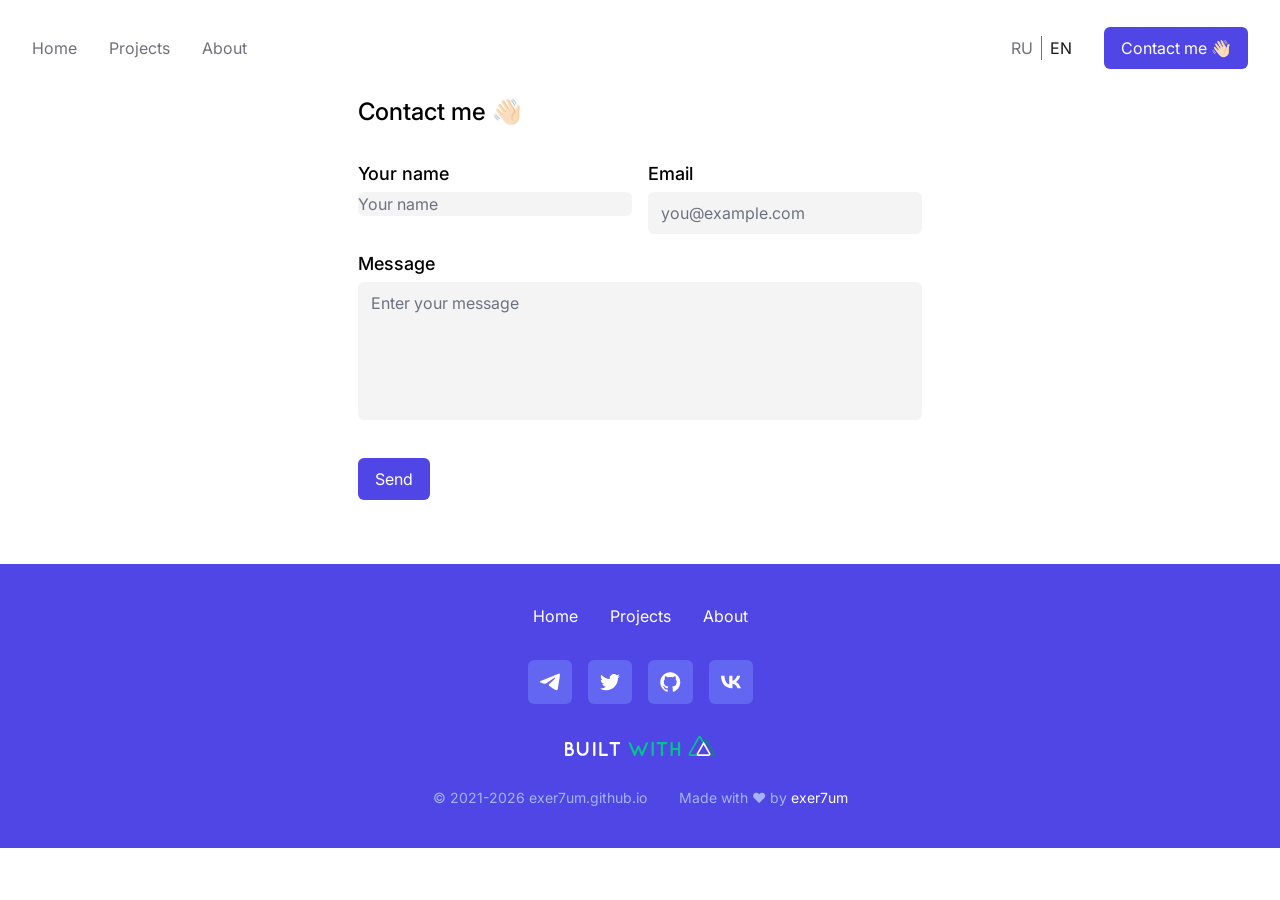
<file: en/message/index.html>
<!doctype html>
<html data-n-head-ssr lang="en-US" data-n-head="%7B%22lang%22:%7B%22ssr%22:%22en-US%22%7D%7D">
  <head>
    <title>Contact me | exer7um.github.io</title><meta data-n-head="ssr" charset="utf-8"><meta data-n-head="ssr" name="viewport" content="width=device-width,initial-scale=1"><meta data-n-head="ssr" name="google-site-verification" content="YXzxEGAF3ahAAqmvvXPdeFxApY0wrxeFvTq2JXASDyE"><meta data-n-head="ssr" data-hid="description" name="description" content="I am front-end developer from Moscow. I code websites using Nuxt and design them in Sketch."><meta data-n-head="ssr" data-hid="i18n-og" property="og:locale" content="en_US"><meta data-n-head="ssr" data-hid="i18n-og-alt-ru-RU" property="og:locale:alternate" content="ru_RU"><link data-n-head="ssr" rel="icon" type="image/x-icon" href="/favicon.ico"><link data-n-head="ssr" data-hid="i18n-alt-ru" rel="alternate" href="https://exer7um.github.io/message" hreflang="ru"><link data-n-head="ssr" data-hid="i18n-alt-ru-RU" rel="alternate" href="https://exer7um.github.io/message" hreflang="ru-RU"><link data-n-head="ssr" data-hid="i18n-alt-en" rel="alternate" href="https://exer7um.github.io/en/message" hreflang="en"><link data-n-head="ssr" data-hid="i18n-alt-en-US" rel="alternate" href="https://exer7um.github.io/en/message" hreflang="en-US"><link data-n-head="ssr" data-hid="i18n-xd" rel="alternate" href="https://exer7um.github.io/message" hreflang="x-default"><link data-n-head="ssr" data-hid="i18n-can" rel="canonical" href="https://exer7um.github.io/en/message"><link rel="preload" href="/_nuxt/1008b7b.js" as="script"><link rel="preload" href="/_nuxt/827e7db.js" as="script"><link rel="preload" href="/_nuxt/d97f99a.js" as="script"><link rel="preload" href="/_nuxt/72a0e87.js" as="script"><link rel="preload" href="/_nuxt/f7b1be7.js" as="script"><style data-vue-ssr-id="17bc9ac2:0 10510ec3:0">/*! tailwindcss v3.0.23 | MIT License | https://tailwindcss.com*/*,::after,::before{box-sizing:border-box;border-width:0;border-style:solid;border-color:#e5e7eb}::after,::before{--tw-content:''}html{line-height:1.5;-webkit-text-size-adjust:100%;-moz-tab-size:4;-o-tab-size:4;tab-size:4;font-family:Inter,ui-sans-serif,system-ui}body{margin:0;line-height:inherit}hr{height:0;color:inherit;border-top-width:1px}abbr:where([title]){-webkit-text-decoration:underline dotted;text-decoration:underline dotted}h1,h2,h3,h4,h5,h6{font-size:inherit;font-weight:inherit}a{color:inherit;text-decoration:inherit}b,strong{font-weight:bolder}code,kbd,pre,samp{font-family:ui-monospace,SFMono-Regular,Menlo,Monaco,Consolas,"Liberation Mono","Courier New",monospace;font-size:1em}small{font-size:80%}sub,sup{font-size:75%;line-height:0;position:relative;vertical-align:baseline}sub{bottom:-.25em}sup{top:-.5em}table{text-indent:0;border-color:inherit;border-collapse:collapse}button,input,optgroup,select,textarea{font-family:inherit;font-size:100%;line-height:inherit;color:inherit;margin:0;padding:0}button,select{text-transform:none}[type=button],[type=reset],[type=submit],button{-webkit-appearance:button;background-color:transparent;background-image:none}:-moz-focusring{outline:auto}:-moz-ui-invalid{box-shadow:none}progress{vertical-align:baseline}::-webkit-inner-spin-button,::-webkit-outer-spin-button{height:auto}[type=search]{-webkit-appearance:textfield;outline-offset:-2px}::-webkit-search-decoration{-webkit-appearance:none}::-webkit-file-upload-button{-webkit-appearance:button;font:inherit}summary{display:list-item}blockquote,dd,dl,figure,h1,h2,h3,h4,h5,h6,hr,p,pre{margin:0}fieldset{margin:0;padding:0}legend{padding:0}menu,ol,ul{list-style:none;margin:0;padding:0}textarea{resize:vertical}input::-moz-placeholder,textarea::-moz-placeholder{opacity:1;color:#9ca3af}input:-ms-input-placeholder,textarea:-ms-input-placeholder{opacity:1;color:#9ca3af}input::placeholder,textarea::placeholder{opacity:1;color:#9ca3af}[role=button],button{cursor:pointer}:disabled{cursor:default}audio,canvas,embed,iframe,img,object,svg,video{display:block;vertical-align:middle}img,video{max-width:100%;height:auto}[hidden]{display:none}[multiple],[type=date],[type=datetime-local],[type=email],[type=month],[type=number],[type=password],[type=search],[type=tel],[type=text],[type=time],[type=url],[type=week],select,textarea{-webkit-appearance:none;-moz-appearance:none;appearance:none;background-color:#fff;border-color:#6b7280;border-width:1px;border-radius:0;padding-top:.5rem;padding-right:.75rem;padding-bottom:.5rem;padding-left:.75rem;font-size:1rem;line-height:1.5rem;--tw-shadow:0 0 #0000}[multiple]:focus,[type=date]:focus,[type=datetime-local]:focus,[type=email]:focus,[type=month]:focus,[type=number]:focus,[type=password]:focus,[type=search]:focus,[type=tel]:focus,[type=text]:focus,[type=time]:focus,[type=url]:focus,[type=week]:focus,select:focus,textarea:focus{outline:2px solid transparent;outline-offset:2px;--tw-ring-inset:var(--tw-empty, );/*!*//*!*/--tw-ring-offset-width:0px;--tw-ring-offset-color:#fff;--tw-ring-color:#2563eb;--tw-ring-offset-shadow:var(--tw-ring-inset) 0 0 0 var(--tw-ring-offset-width) var(--tw-ring-offset-color);--tw-ring-shadow:var(--tw-ring-inset) 0 0 0 calc(1px + var(--tw-ring-offset-width)) var(--tw-ring-color);box-shadow:var(--tw-ring-offset-shadow),var(--tw-ring-shadow),var(--tw-shadow);border-color:#2563eb}input::-moz-placeholder,textarea::-moz-placeholder{color:#6b7280;opacity:1}input:-ms-input-placeholder,textarea:-ms-input-placeholder{color:#6b7280;opacity:1}input::placeholder,textarea::placeholder{color:#6b7280;opacity:1}::-webkit-datetime-edit-fields-wrapper{padding:0}::-webkit-date-and-time-value{min-height:1.5em}::-webkit-datetime-edit,::-webkit-datetime-edit-day-field,::-webkit-datetime-edit-hour-field,::-webkit-datetime-edit-meridiem-field,::-webkit-datetime-edit-millisecond-field,::-webkit-datetime-edit-minute-field,::-webkit-datetime-edit-month-field,::-webkit-datetime-edit-second-field,::-webkit-datetime-edit-year-field{padding-top:0;padding-bottom:0}select{background-image:url("data:image/svg+xml,%3csvg xmlns='http://www.w3.org/2000/svg' fill='none' viewBox='0 0 20 20'%3e%3cpath stroke='%236b7280' stroke-linecap='round' stroke-linejoin='round' stroke-width='1.5' d='M6 8l4 4 4-4'/%3e%3c/svg%3e");background-position:right .5rem center;background-repeat:no-repeat;background-size:1.5em 1.5em;padding-right:2.5rem;-webkit-print-color-adjust:exact;color-adjust:exact}[multiple]{background-image:initial;background-position:initial;background-repeat:unset;background-size:initial;padding-right:.75rem;-webkit-print-color-adjust:unset;color-adjust:unset}[type=checkbox],[type=radio]{-webkit-appearance:none;-moz-appearance:none;appearance:none;padding:0;-webkit-print-color-adjust:exact;color-adjust:exact;display:inline-block;vertical-align:middle;background-origin:border-box;-webkit-user-select:none;-moz-user-select:none;-ms-user-select:none;user-select:none;flex-shrink:0;height:1rem;width:1rem;color:#2563eb;background-color:#fff;border-color:#6b7280;border-width:1px;--tw-shadow:0 0 #0000}[type=checkbox]{border-radius:0}[type=radio]{border-radius:100%}[type=checkbox]:focus,[type=radio]:focus{outline:2px solid transparent;outline-offset:2px;--tw-ring-inset:var(--tw-empty, );/*!*//*!*/--tw-ring-offset-width:2px;--tw-ring-offset-color:#fff;--tw-ring-color:#2563eb;--tw-ring-offset-shadow:var(--tw-ring-inset) 0 0 0 var(--tw-ring-offset-width) var(--tw-ring-offset-color);--tw-ring-shadow:var(--tw-ring-inset) 0 0 0 calc(2px + var(--tw-ring-offset-width)) var(--tw-ring-color);box-shadow:var(--tw-ring-offset-shadow),var(--tw-ring-shadow),var(--tw-shadow)}[type=checkbox]:checked,[type=radio]:checked{border-color:transparent;background-color:currentColor;background-size:100% 100%;background-position:center;background-repeat:no-repeat}[type=checkbox]:checked{background-image:url("data:image/svg+xml,%3csvg viewBox='0 0 16 16' fill='white' xmlns='http://www.w3.org/2000/svg'%3e%3cpath d='M12.207 4.793a1 1 0 010 1.414l-5 5a1 1 0 01-1.414 0l-2-2a1 1 0 011.414-1.414L6.5 9.086l4.293-4.293a1 1 0 011.414 0z'/%3e%3c/svg%3e")}[type=radio]:checked{background-image:url("data:image/svg+xml,%3csvg viewBox='0 0 16 16' fill='white' xmlns='http://www.w3.org/2000/svg'%3e%3ccircle cx='8' cy='8' r='3'/%3e%3c/svg%3e")}[type=checkbox]:checked:focus,[type=checkbox]:checked:hover,[type=radio]:checked:focus,[type=radio]:checked:hover{border-color:transparent;background-color:currentColor}[type=checkbox]:indeterminate{background-image:url("data:image/svg+xml,%3csvg xmlns='http://www.w3.org/2000/svg' fill='none' viewBox='0 0 16 16'%3e%3cpath stroke='white' stroke-linecap='round' stroke-linejoin='round' stroke-width='2' d='M4 8h8'/%3e%3c/svg%3e");border-color:transparent;background-color:currentColor;background-size:100% 100%;background-position:center;background-repeat:no-repeat}[type=checkbox]:indeterminate:focus,[type=checkbox]:indeterminate:hover{border-color:transparent;background-color:currentColor}[type=file]{background:unset;border-color:inherit;border-width:0;border-radius:0;padding:0;font-size:unset;line-height:inherit}[type=file]:focus{outline:1px auto -webkit-focus-ring-color}*{transition-property:color,background-color,border-color,fill,stroke,opacity,box-shadow,transform,filter,-webkit-text-decoration-color,-webkit-backdrop-filter;transition-property:color,background-color,border-color,text-decoration-color,fill,stroke,opacity,box-shadow,transform,filter,backdrop-filter;transition-property:color,background-color,border-color,text-decoration-color,fill,stroke,opacity,box-shadow,transform,filter,backdrop-filter,-webkit-text-decoration-color,-webkit-backdrop-filter;transition-timing-function:cubic-bezier(.4,0,.2,1);transition-duration:150ms}@media (prefers-color-scheme:dark){body{--tw-bg-opacity:1;background-color:rgb(24 24 27 / var(--tw-bg-opacity))}}h1{font-size:2.25rem;line-height:2.5rem;font-weight:500}@media (prefers-color-scheme:dark){h1{--tw-text-opacity:1;color:rgb(255 255 255 / var(--tw-text-opacity))}}h2{font-size:1.5rem;line-height:2rem;font-weight:500}@media (prefers-color-scheme:dark){h2{--tw-text-opacity:1;color:rgb(255 255 255 / var(--tw-text-opacity))}}h3{font-size:1.25rem;line-height:1.75rem;font-weight:500}@media (prefers-color-scheme:dark){h3{--tw-text-opacity:1;color:rgb(255 255 255 / var(--tw-text-opacity))}}h4{font-size:1.125rem;line-height:1.75rem;font-weight:500}@media (prefers-color-scheme:dark){h4{--tw-text-opacity:1;color:rgb(255 255 255 / var(--tw-text-opacity))}}p{line-height:2;--tw-text-opacity:1;color:rgb(113 113 122 / var(--tw-text-opacity))}@media (prefers-color-scheme:dark){p{--tw-text-opacity:1;color:rgb(161 161 170 / var(--tw-text-opacity))}}*,::after,::before{--tw-translate-x:0;--tw-translate-y:0;--tw-rotate:0;--tw-skew-x:0;--tw-skew-y:0;--tw-scale-x:1;--tw-scale-y:1;--tw-scroll-snap-strictness:proximity;--tw-ring-offset-width:0px;--tw-ring-offset-color:#fff;--tw-ring-color:rgb(59 130 246 / 0.5);--tw-ring-offset-shadow:0 0 #0000;--tw-ring-shadow:0 0 #0000;--tw-shadow:0 0 #0000;--tw-shadow-colored:0 0 #0000}.container{width:100%;margin-right:auto;margin-left:auto;padding-right:2rem;padding-left:2rem}@media (min-width:640px){.container{max-width:640px}}@media (min-width:768px){.container{max-width:768px}}@media (min-width:1024px){.container{max-width:1024px}}@media (min-width:1280px){.container{max-width:1280px}}@media (min-width:1536px){.container{max-width:1536px}}.static{position:static}.fixed{position:fixed}.absolute{position:absolute}.relative{position:relative}.inset-0{top:0;right:0;bottom:0;left:0}.top-full{top:100%}.left-0{left:0}.z-20{z-index:20}.z-10{z-index:10}.col-span-1{grid-column:span 1/span 1}.my-4{margin-top:1rem;margin-bottom:1rem}.my-16{margin-top:4rem;margin-bottom:4rem}.mt-6{margin-top:1.5rem}.mt-4{margin-top:1rem}.mt-8{margin-top:2rem}.mr-3{margin-right:.75rem}.mb-6{margin-bottom:1.5rem}.-ml-2{margin-left:-.5rem}.mt-3{margin-top:.75rem}.ml-1{margin-left:.25rem}.mb-7{margin-bottom:1.75rem}.mt-16{margin-top:4rem}.mr-6{margin-right:1.5rem}.mb-4{margin-bottom:1rem}.mb-8{margin-bottom:2rem}.mb-1{margin-bottom:.25rem}.flex{display:flex}.inline-flex{display:inline-flex}.grid{display:grid}.hidden{display:none}.aspect-square{aspect-ratio:1/1}.h-full{height:100%}.h-40{height:10rem}.h-7{height:1.75rem}.h-4{height:1rem}.h-6{height:1.5rem}.h-5{height:1.25rem}.h-24{height:6rem}.h-12{height:3rem}.max-h-full{max-height:100%}.min-h-\[10rem\]{min-height:10rem}.w-full{width:100%}.w-3\/4{width:75%}.w-1\/2{width:50%}.w-12{width:3rem}.w-28{width:7rem}.w-max{width:-webkit-max-content;width:-moz-max-content;width:max-content}.w-4{width:1rem}.w-6{width:1.5rem}.w-5{width:1.25rem}.max-w-xl{max-width:36rem}.max-w-full{max-width:100%}.max-w-xs{max-width:20rem}.max-w-sm{max-width:24rem}.transform{transform:translate(var(--tw-translate-x),var(--tw-translate-y)) rotate(var(--tw-rotate)) skewX(var(--tw-skew-x)) skewY(var(--tw-skew-y)) scaleX(var(--tw-scale-x)) scaleY(var(--tw-scale-y))}@-webkit-keyframes pulse{50%{opacity:.5}}@keyframes pulse{50%{opacity:.5}}.animate-pulse{-webkit-animation:pulse 2s cubic-bezier(.4,0,.6,1) infinite;animation:pulse 2s cubic-bezier(.4,0,.6,1) infinite}@-webkit-keyframes spin{to{transform:rotate(360deg)}}@keyframes spin{to{transform:rotate(360deg)}}.animate-spin{-webkit-animation:spin 1s linear infinite;animation:spin 1s linear infinite}.cursor-pointer{cursor:pointer}.cursor-default{cursor:default}.select-none{-webkit-user-select:none;-moz-user-select:none;-ms-user-select:none;user-select:none}.resize-none{resize:none}.grid-cols-1{grid-template-columns:repeat(1,minmax(0,1fr))}.flex-col{flex-direction:column}.flex-wrap{flex-wrap:wrap}.items-start{align-items:flex-start}.items-center{align-items:center}.justify-center{justify-content:center}.justify-between{justify-content:space-between}.justify-around{justify-content:space-around}.gap-4{gap:1rem}.gap-x-4{-moz-column-gap:1rem;column-gap:1rem}.gap-x-2{-moz-column-gap:.5rem;column-gap:.5rem}.gap-y-8{row-gap:2rem}.gap-y-4{row-gap:1rem}.gap-x-0{-moz-column-gap:0;column-gap:0}.gap-y-6{row-gap:1.5rem}.divide-x>:not([hidden])~:not([hidden]){--tw-divide-x-reverse:0;border-right-width:calc(1px * var(--tw-divide-x-reverse));border-left-width:calc(1px * calc(1 - var(--tw-divide-x-reverse)))}.divide-zinc-500>:not([hidden])~:not([hidden]){--tw-divide-opacity:1;border-color:rgb(113 113 122 / var(--tw-divide-opacity))}.overflow-hidden{overflow:hidden}.rounded-md{border-radius:.375rem}.rounded-xl{border-radius:.75rem}.rounded-full{border-radius:9999px}.rounded-t-md{border-top-left-radius:.375rem;border-top-right-radius:.375rem}.border{border-width:1px}.border-b{border-bottom-width:1px}.border-transparent{border-color:transparent}.bg-white{--tw-bg-opacity:1;background-color:rgb(255 255 255 / var(--tw-bg-opacity))}.bg-indigo-500{--tw-bg-opacity:1;background-color:rgb(99 102 241 / var(--tw-bg-opacity))}.bg-zinc-200{--tw-bg-opacity:1;background-color:rgb(228 228 231 / var(--tw-bg-opacity))}.bg-indigo-600{--tw-bg-opacity:1;background-color:rgb(79 70 229 / var(--tw-bg-opacity))}.bg-zinc-500\/30{background-color:rgb(113 113 122 / .3)}.bg-red-100{--tw-bg-opacity:1;background-color:rgb(254 226 226 / var(--tw-bg-opacity))}.bg-green-100{--tw-bg-opacity:1;background-color:rgb(220 252 231 / var(--tw-bg-opacity))}.bg-zinc-100{--tw-bg-opacity:1;background-color:rgb(244 244 245 / var(--tw-bg-opacity))}.fill-current{fill:currentColor}.p-3{padding:.75rem}.p-8{padding:2rem}.p-5{padding:1.25rem}.p-0\.5{padding:.125rem}.p-0{padding:0}.py-2{padding-top:.5rem;padding-bottom:.5rem}.px-4{padding-left:1rem;padding-right:1rem}.px-3{padding-left:.75rem;padding-right:.75rem}.py-10{padding-top:2.5rem;padding-bottom:2.5rem}.px-2{padding-left:.5rem;padding-right:.5rem}.py-1{padding-top:.25rem;padding-bottom:.25rem}.px-6{padding-left:1.5rem;padding-right:1.5rem}.py-12{padding-top:3rem;padding-bottom:3rem}.pt-2{padding-top:.5rem}.pb-8{padding-bottom:2rem}.text-center{text-align:center}.text-sm{font-size:.875rem;line-height:1.25rem}.text-xl{font-size:1.25rem;line-height:1.75rem}.font-medium{font-weight:500}.font-normal{font-weight:400}.text-green-500{--tw-text-opacity:1;color:rgb(34 197 94 / var(--tw-text-opacity))}.text-blue-500{--tw-text-opacity:1;color:rgb(59 130 246 / var(--tw-text-opacity))}.text-yellow-500{--tw-text-opacity:1;color:rgb(234 179 8 / var(--tw-text-opacity))}.text-zinc-700{--tw-text-opacity:1;color:rgb(63 63 70 / var(--tw-text-opacity))}.text-black{--tw-text-opacity:1;color:rgb(0 0 0 / var(--tw-text-opacity))}.text-white{--tw-text-opacity:1;color:rgb(255 255 255 / var(--tw-text-opacity))}.text-zinc-400{--tw-text-opacity:1;color:rgb(161 161 170 / var(--tw-text-opacity))}.text-indigo-600{--tw-text-opacity:1;color:rgb(79 70 229 / var(--tw-text-opacity))}.text-red-500{--tw-text-opacity:1;color:rgb(239 68 68 / var(--tw-text-opacity))}.text-red-700{--tw-text-opacity:1;color:rgb(185 28 28 / var(--tw-text-opacity))}.text-indigo-300{--tw-text-opacity:1;color:rgb(165 180 252 / var(--tw-text-opacity))}.text-zinc-500{--tw-text-opacity:1;color:rgb(113 113 122 / var(--tw-text-opacity))}.\!text-zinc-900{--tw-text-opacity:1!important;color:rgb(24 24 27 / var(--tw-text-opacity))!important}.text-zinc-900{--tw-text-opacity:1;color:rgb(24 24 27 / var(--tw-text-opacity))}.text-green-700{--tw-text-opacity:1;color:rgb(21 128 61 / var(--tw-text-opacity))}.opacity-25{opacity:.25}.opacity-75{opacity:.75}.backdrop-blur{--tw-backdrop-blur:blur(8px);-webkit-backdrop-filter:var(--tw-backdrop-blur) var(--tw-backdrop-brightness) var(--tw-backdrop-contrast) var(--tw-backdrop-grayscale) var(--tw-backdrop-hue-rotate) var(--tw-backdrop-invert) var(--tw-backdrop-opacity) var(--tw-backdrop-saturate) var(--tw-backdrop-sepia);backdrop-filter:var(--tw-backdrop-blur) var(--tw-backdrop-brightness) var(--tw-backdrop-contrast) var(--tw-backdrop-grayscale) var(--tw-backdrop-hue-rotate) var(--tw-backdrop-invert) var(--tw-backdrop-opacity) var(--tw-backdrop-saturate) var(--tw-backdrop-sepia)}.transition{transition-property:color,background-color,border-color,fill,stroke,opacity,box-shadow,transform,filter,-webkit-text-decoration-color,-webkit-backdrop-filter;transition-property:color,background-color,border-color,text-decoration-color,fill,stroke,opacity,box-shadow,transform,filter,backdrop-filter;transition-property:color,background-color,border-color,text-decoration-color,fill,stroke,opacity,box-shadow,transform,filter,backdrop-filter,-webkit-text-decoration-color,-webkit-backdrop-filter;transition-timing-function:cubic-bezier(.4,0,.2,1);transition-duration:150ms}.page-enter-active,.page-leave-active{transition-property:color,background-color,border-color,fill,stroke,opacity,box-shadow,transform,filter,-webkit-text-decoration-color,-webkit-backdrop-filter;transition-property:color,background-color,border-color,text-decoration-color,fill,stroke,opacity,box-shadow,transform,filter,backdrop-filter;transition-property:color,background-color,border-color,text-decoration-color,fill,stroke,opacity,box-shadow,transform,filter,backdrop-filter,-webkit-text-decoration-color,-webkit-backdrop-filter;transition-timing-function:cubic-bezier(.4,0,.2,1);transition-duration:150ms}.page-enter,.page-leave-active{--tw-scale-x:.75;--tw-scale-y:.75;transform:translate(var(--tw-translate-x),var(--tw-translate-y)) rotate(var(--tw-rotate)) skewX(var(--tw-skew-x)) skewY(var(--tw-skew-y)) scaleX(var(--tw-scale-x)) scaleY(var(--tw-scale-y));opacity:0}.popup-enter-active,.popup-leave-active{transition-property:color,background-color,border-color,fill,stroke,opacity,box-shadow,transform,filter,-webkit-text-decoration-color,-webkit-backdrop-filter;transition-property:color,background-color,border-color,text-decoration-color,fill,stroke,opacity,box-shadow,transform,filter,backdrop-filter;transition-property:color,background-color,border-color,text-decoration-color,fill,stroke,opacity,box-shadow,transform,filter,backdrop-filter,-webkit-text-decoration-color,-webkit-backdrop-filter;transition-timing-function:cubic-bezier(.4,0,.2,1);transition-duration:150ms}.popup-enter,.popup-leave-to{opacity:0}.popup-enter-active .bg-white,.popup-leave-active .bg-white{transition-property:color,background-color,border-color,fill,stroke,opacity,box-shadow,transform,filter,-webkit-text-decoration-color,-webkit-backdrop-filter;transition-property:color,background-color,border-color,text-decoration-color,fill,stroke,opacity,box-shadow,transform,filter,backdrop-filter;transition-property:color,background-color,border-color,text-decoration-color,fill,stroke,opacity,box-shadow,transform,filter,backdrop-filter,-webkit-text-decoration-color,-webkit-backdrop-filter;transition-timing-function:cubic-bezier(.4,0,.2,1);transition-duration:150ms}.popup-enter .bg-white,.popup-leave-to .bg-white{--tw-scale-x:0;--tw-scale-y:0;transform:translate(var(--tw-translate-x),var(--tw-translate-y)) rotate(var(--tw-rotate)) skewX(var(--tw-skew-x)) skewY(var(--tw-skew-y)) scaleX(var(--tw-scale-x)) scaleY(var(--tw-scale-y));opacity:0}.hover\:bg-zinc-50:hover{--tw-bg-opacity:1;background-color:rgb(250 250 250 / var(--tw-bg-opacity))}.hover\:bg-indigo-400:hover{--tw-bg-opacity:1;background-color:rgb(129 140 248 / var(--tw-bg-opacity))}.hover\:bg-indigo-700:hover{--tw-bg-opacity:1;background-color:rgb(67 56 202 / var(--tw-bg-opacity))}.hover\:text-indigo-800:hover{--tw-text-opacity:1;color:rgb(55 48 163 / var(--tw-text-opacity))}.hover\:text-zinc-300:hover{--tw-text-opacity:1;color:rgb(212 212 216 / var(--tw-text-opacity))}.hover\:text-zinc-900:hover{--tw-text-opacity:1;color:rgb(24 24 27 / var(--tw-text-opacity))}.focus\:border-indigo-600:focus{--tw-border-opacity:1;border-color:rgb(79 70 229 / var(--tw-border-opacity))}.focus\:ring-indigo-600:focus{--tw-ring-opacity:1;--tw-ring-color:rgb(79 70 229 / var(--tw-ring-opacity))}.disabled\:cursor-not-allowed:disabled{cursor:not-allowed}.disabled\:opacity-50:disabled{opacity:.5}.group:hover .group-hover\:text-indigo-800{--tw-text-opacity:1;color:rgb(55 48 163 / var(--tw-text-opacity))}@media (prefers-color-scheme:dark){.dark\:border-0{border-width:0}.dark\:border-transparent{border-color:transparent}.dark\:border-zinc-600{--tw-border-opacity:1;border-color:rgb(82 82 91 / var(--tw-border-opacity))}.dark\:bg-zinc-800{--tw-bg-opacity:1;background-color:rgb(39 39 42 / var(--tw-bg-opacity))}.dark\:bg-zinc-900{--tw-bg-opacity:1;background-color:rgb(24 24 27 / var(--tw-bg-opacity))}.dark\:bg-zinc-700{--tw-bg-opacity:1;background-color:rgb(63 63 70 / var(--tw-bg-opacity))}.dark\:bg-indigo-700{--tw-bg-opacity:1;background-color:rgb(67 56 202 / var(--tw-bg-opacity))}.dark\:bg-zinc-900\/30{background-color:rgb(24 24 27 / .3)}.dark\:bg-red-800{--tw-bg-opacity:1;background-color:rgb(153 27 27 / var(--tw-bg-opacity))}.dark\:bg-green-800{--tw-bg-opacity:1;background-color:rgb(22 101 52 / var(--tw-bg-opacity))}.dark\:text-green-400{--tw-text-opacity:1;color:rgb(74 222 128 / var(--tw-text-opacity))}.dark\:text-blue-400{--tw-text-opacity:1;color:rgb(96 165 250 / var(--tw-text-opacity))}.dark\:text-yellow-400{--tw-text-opacity:1;color:rgb(250 204 21 / var(--tw-text-opacity))}.dark\:text-zinc-300{--tw-text-opacity:1;color:rgb(212 212 216 / var(--tw-text-opacity))}.dark\:text-white{--tw-text-opacity:1;color:rgb(255 255 255 / var(--tw-text-opacity))}.dark\:text-indigo-400{--tw-text-opacity:1;color:rgb(129 140 248 / var(--tw-text-opacity))}.dark\:text-red-400{--tw-text-opacity:1;color:rgb(248 113 113 / var(--tw-text-opacity))}.dark\:text-red-300{--tw-text-opacity:1;color:rgb(252 165 165 / var(--tw-text-opacity))}.dark\:text-zinc-400{--tw-text-opacity:1;color:rgb(161 161 170 / var(--tw-text-opacity))}.dark\:\!text-zinc-100{--tw-text-opacity:1!important;color:rgb(244 244 245 / var(--tw-text-opacity))!important}.dark\:text-red-200{--tw-text-opacity:1;color:rgb(254 202 202 / var(--tw-text-opacity))}.dark\:text-green-200{--tw-text-opacity:1;color:rgb(187 247 208 / var(--tw-text-opacity))}.dark\:placeholder-zinc-400::-moz-placeholder{--tw-placeholder-opacity:1;color:rgb(161 161 170 / var(--tw-placeholder-opacity))}.dark\:placeholder-zinc-400:-ms-input-placeholder{--tw-placeholder-opacity:1;color:rgb(161 161 170 / var(--tw-placeholder-opacity))}.dark\:placeholder-zinc-400::placeholder{--tw-placeholder-opacity:1;color:rgb(161 161 170 / var(--tw-placeholder-opacity))}.dark\:hover\:bg-zinc-700:hover{--tw-bg-opacity:1;background-color:rgb(63 63 70 / var(--tw-bg-opacity))}.dark\:hover\:bg-zinc-600:hover{--tw-bg-opacity:1;background-color:rgb(82 82 91 / var(--tw-bg-opacity))}.dark\:hover\:bg-indigo-600:hover{--tw-bg-opacity:1;background-color:rgb(79 70 229 / var(--tw-bg-opacity))}.dark\:hover\:text-indigo-300:hover{--tw-text-opacity:1;color:rgb(165 180 252 / var(--tw-text-opacity))}.dark\:hover\:text-zinc-100:hover{--tw-text-opacity:1;color:rgb(244 244 245 / var(--tw-text-opacity))}.dark\:focus\:border-indigo-500:focus{--tw-border-opacity:1;border-color:rgb(99 102 241 / var(--tw-border-opacity))}.dark\:focus\:ring-indigo-500:focus{--tw-ring-opacity:1;--tw-ring-color:rgb(99 102 241 / var(--tw-ring-opacity))}.group:hover .dark\:group-hover\:text-indigo-300{--tw-text-opacity:1;color:rgb(165 180 252 / var(--tw-text-opacity))}}@media (min-width:640px){.sm\:grid-cols-2{grid-template-columns:repeat(2,minmax(0,1fr))}}@media (min-width:768px){.md\:col-span-2{grid-column:span 2/span 2}.md\:flex{display:flex}.md\:hidden{display:none}.md\:w-max{width:-webkit-max-content;width:-moz-max-content;width:max-content}.md\:grid-cols-2{grid-template-columns:repeat(2,minmax(0,1fr))}.md\:flex-row{flex-direction:row}.md\:gap-x-8{-moz-column-gap:2rem;column-gap:2rem}.md\:gap-y-0{row-gap:0}.md\:p-0{padding:0}}@media (min-width:1024px){.lg\:flex{display:flex}.lg\:hidden{display:none}}@media (min-width:1280px){.xl\:grid-cols-4{grid-template-columns:repeat(4,minmax(0,1fr))}}.nuxt-link-exact-active.not-white[data-v-19045208]{--tw-text-opacity:1;color:rgb(24 24 27 / var(--tw-text-opacity))}@media (prefers-color-scheme:dark){.nuxt-link-exact-active.not-white[data-v-19045208]{--tw-text-opacity:1;color:rgb(244 244 245 / var(--tw-text-opacity))}}</style><link rel="preload" href="/_nuxt/static/1669630104/en/message/state.js" as="script"><link rel="preload" href="/_nuxt/static/1669630104/en/message/payload.js" as="script"><link rel="preload" href="/_nuxt/static/1669630104/manifest.js" as="script">
  </head>
  <body>
    <div data-server-rendered="true" id="__nuxt"><div id="__layout"><div><header class="container relative flex h-24 items-center justify-between"><button to="" class="flex w-max items-center justify-center gap-x-2 rounded-md border py-2 px-4 lg:hidden text-zinc-700 hover:bg-zinc-50 dark:text-zinc-300 dark:bg-zinc-800 dark:border-transparent dark:hover:bg-zinc-700"><div class="flex items-center justify-center fill-current text-black dark:text-white"><svg xmlns="http://www.w3.org/2000/svg" class="h-5 w-5" fill="none" viewBox="0 0 24 24" stroke="currentColor"><path stroke-linecap="round" stroke-linejoin="round" stroke-width="2" d="M4 6h16M4 12h16M4 18h7"/></svg></div> <span>Menu</span></button> <!----> <nav class="flex hidden lg:flex md:gap-x-8" data-v-19045208><a href="/en" class="nuxt-link-active not-white text-zinc-500 hover:text-zinc-900 dark:text-zinc-400 dark:hover:text-zinc-100 px-4 py-1 md:p-0" data-v-19045208>
    Home
  </a><a href="/en/projects" class="not-white text-zinc-500 hover:text-zinc-900 dark:text-zinc-400 dark:hover:text-zinc-100 px-4 py-1 md:p-0" data-v-19045208>
    Projects
  </a><a href="/en/about" class="not-white text-zinc-500 hover:text-zinc-900 dark:text-zinc-400 dark:hover:text-zinc-100 px-4 py-1 md:p-0" data-v-19045208>
    About
  </a></nav> <div class="flex items-center"><div class="mr-6 flex items-center divide-x divide-zinc-500 hidden md:flex"><a href="/message" class="cursor-pointer px-2 text-zinc-500 hover:text-zinc-900 dark:hover:text-zinc-100">RU</a><a href="/en/message" aria-current="page" class="cursor-pointer px-2 text-zinc-500 hover:text-zinc-900 dark:hover:text-zinc-100 nuxt-link-exact-active nuxt-link-active !text-zinc-900 dark:!text-zinc-100">EN</a></div> <div><a href="/en/message" aria-current="page" class="flex w-max items-center justify-center gap-x-2 rounded-md border py-2 px-4 nuxt-link-exact-active nuxt-link-active border-transparent text-white bg-indigo-600 hover:bg-indigo-700 dark:bg-indigo-700 dark:hover:bg-indigo-600"><!----> <span>Contact me 👋🏻</span></a></div></div></header> <main><div class="container flex flex-col items-center"><div class="w-full md:w-max"><h2>Contact me 👋🏻</h2> <form id="message" class="mt-8 grid w-full grid-cols-1 gap-4 md:grid-cols-2"><div><label for="name"><h4 class="mb-1">Your name</h4></label> <input id="name" placeholder="Your name" required class="w-full rounded-md border-transparent bg-zinc-100 focus:border-indigo-600 focus:ring-indigo-600 dark:bg-zinc-800 dark:text-white dark:placeholder-zinc-400 dark:focus:border-indigo-500 dark:focus:ring-indigo-500"></div> <div><label for="email"><h4 class="mb-1">Email</h4></label> <input id="email" type="email" placeholder="you@example.com" required class="w-full rounded-md border-transparent bg-zinc-100 focus:border-indigo-600 focus:ring-indigo-600 dark:bg-zinc-800 dark:text-white dark:placeholder-zinc-400 dark:focus:border-indigo-500 dark:focus:ring-indigo-500"></div> <div class="col-span-1 md:col-span-2"><label for="message"><h4 class="mb-1">Message</h4></label> <textarea id="message" rows="5" placeholder="Enter your message" required class="w-full resize-none rounded-md border-transparent bg-zinc-100 focus:border-indigo-600 focus:ring-indigo-600 dark:bg-zinc-800 dark:text-white dark:placeholder-zinc-400 dark:focus:border-indigo-500 dark:focus:ring-indigo-500"></textarea></div> <button type="submit" form="message" class="disabled:zincscale mt-4 flex w-max items-center justify-center gap-x-2 rounded-md border border-transparent bg-indigo-600 py-2 px-4 font-normal text-white hover:bg-indigo-700 disabled:cursor-not-allowed disabled:opacity-50 dark:bg-indigo-700 dark:hover:bg-indigo-600"><!----> <span>Send</span></button></form></div> <!----></div></main> <footer class="mt-16 bg-indigo-600 dark:bg-zinc-800"><div class="container flex flex-col items-center gap-y-8 py-10"><nav class="flex flex-wrap justify-around md:gap-x-8" data-v-19045208><a href="/en" class="nuxt-link-active text-white hover:text-zinc-300 dark:text-zinc-400 dark:hover:text-zinc-100 px-4 py-1 md:p-0" data-v-19045208>
    Home
  </a><a href="/en/projects" class="text-white hover:text-zinc-300 dark:text-zinc-400 dark:hover:text-zinc-100 px-4 py-1 md:p-0" data-v-19045208>
    Projects
  </a><a href="/en/about" class="text-white hover:text-zinc-300 dark:text-zinc-400 dark:hover:text-zinc-100 px-4 py-1 md:p-0" data-v-19045208>
    About
  </a></nav> <div class="flex gap-x-4"><a target="_blank" href="https://t.me/exer7um" class="flex items-center justify-center rounded-md bg-indigo-500 p-3 hover:bg-indigo-400 dark:bg-zinc-700 dark:hover:bg-zinc-600"><div alt="Telegram" class="flex h-full w-full select-none items-center justify-center fill-current text-white"><svg width="20" height="18" xmlns="http://www.w3.org/2000/svg"><path d="M1.226 7.847 13.14 2.94c1.175-.512 5.164-2.15 5.164-2.15s1.84-.715 1.687 1.023c-.051.716-.46 3.221-.87 5.931l-1.278 8.028s-.102 1.176-.971 1.38c-.87.205-2.3-.716-2.557-.92-.204-.154-3.834-2.455-5.164-3.58-.358-.306-.767-.92.051-1.636a194.598 194.598 0 0 0 5.37-5.113c.613-.613 1.226-2.045-1.33-.306l-7.21 4.857s-.818.511-2.352.051C2.146 10.046.357 9.432.357 9.432s-1.227-.767.87-1.585Z"/></svg></div></a><a target="_blank" href="https://twitter.com/exer7um" class="flex items-center justify-center rounded-md bg-indigo-500 p-3 hover:bg-indigo-400 dark:bg-zinc-700 dark:hover:bg-zinc-600"><div alt="Twitter" class="flex h-full w-full select-none items-center justify-center fill-current text-white"><svg width="20" height="17" xmlns="http://www.w3.org/2000/svg"><path d="M20 1.925a8.232 8.232 0 0 1-2.357.644 4.103 4.103 0 0 0 1.802-2.27 8.222 8.222 0 0 1-2.605.996 4.104 4.104 0 0 0-6.99 3.742A11.64 11.64 0 0 1 1.392.749 4.09 4.09 0 0 0 .838 2.81c0 1.423.725 2.68 1.826 3.413A4.094 4.094 0 0 1 .806 5.71v.05a4.104 4.104 0 0 0 3.29 4.023 4.156 4.156 0 0 1-1.852.068 4.108 4.108 0 0 0 3.83 2.85A8.23 8.23 0 0 1 .98 14.459a8.84 8.84 0 0 1-.98-.056 11.611 11.611 0 0 0 6.29 1.843c7.546 0 11.672-6.25 11.672-11.672 0-.179-.003-.355-.012-.531a8.298 8.298 0 0 0 2.047-2.124l.003.006Z"/></svg></div></a><a target="_blank" href="https://github.com/exer7um" class="flex items-center justify-center rounded-md bg-indigo-500 p-3 hover:bg-indigo-400 dark:bg-zinc-700 dark:hover:bg-zinc-600"><div alt="GitHub" class="flex h-full w-full select-none items-center justify-center fill-current text-white"><svg width="21" height="20" xmlns="http://www.w3.org/2000/svg"><path d="M10.26.193c-5.522 0-10 4.477-10 10 0 4.418 2.865 8.166 6.839 9.489.5.092.682-.217.682-.482 0-.237-.008-.866-.013-1.7-2.782.603-3.369-1.342-3.369-1.342-.454-1.155-1.11-1.462-1.11-1.462-.908-.62.069-.608.069-.608 1.003.07 1.531 1.03 1.531 1.03.892 1.529 2.341 1.087 2.91.831.092-.646.35-1.086.636-1.336-2.22-.253-4.555-1.11-4.555-4.943 0-1.091.39-1.984 1.029-2.683-.103-.253-.446-1.27.098-2.647 0 0 .84-.268 2.75 1.026a9.578 9.578 0 0 1 2.503-.337c.85.004 1.705.114 2.504.337C14.673 4.072 15.51 4.34 15.51 4.34c.546 1.377.203 2.394.1 2.647.64.699 1.028 1.592 1.028 2.683 0 3.842-2.339 4.687-4.566 4.935.359.309.678.919.678 1.852 0 1.336-.012 2.415-.012 2.743 0 .267.18.579.688.481 3.97-1.325 6.833-5.07 6.833-9.488 0-5.523-4.478-10-10-10"/></svg></div></a><a target="_blank" href="https://vk.com/exer7um" class="flex items-center justify-center rounded-md bg-indigo-500 p-3 hover:bg-indigo-400 dark:bg-zinc-700 dark:hover:bg-zinc-600"><div alt="VK" class="flex h-full w-full select-none items-center justify-center fill-current text-white"><svg width="20" height="20" xmlns="http://www.w3.org/2000/svg" xml:space="preserve" style="fill-rule:evenodd;clip-rule:evenodd;stroke-linejoin:round;stroke-miterlimit:2"><path d="M12.98 17.5c-5.41 0-8.7-3.76-8.83-10H6.9c.09 4.59 2.18 6.53 3.78 6.93V7.5h2.62v3.96c1.55-.17 3.16-1.97 3.7-3.96h2.6a7.622 7.622 0 0 1-3.42 4.99 7.904 7.904 0 0 1 4.01 5.01h-2.84c-.6-1.9-2.07-3.37-4.05-3.57v3.57h-.32Z" style="fill-rule:nonzero" transform="translate(-5.112 -5.586) scale(1.24688)"/></svg></div></a></div> <a href="https://nuxtjs.org/" target="_blank"><img src="/_nuxt/img/c7993c2.svg" alt="Built with Nuxt" class="h-5"></a> <div class="flex flex-col items-center gap-y-4 md:flex-row md:gap-x-8 md:gap-y-0"><span class="text-sm text-indigo-300 dark:text-zinc-400">© 2021-2022
        exer7um.github.io</span> <span class="text-sm text-indigo-300 dark:text-zinc-400">
        Made with ❤️ by
        <a href="https://exer7um.github.io" target="_blank" class="text-white hover:text-zinc-300">exer7um</a></span></div></div></footer></div></div></div><script defer src="/_nuxt/static/1669630104/en/message/state.js"></script><script src="/_nuxt/1008b7b.js" defer></script><script src="/_nuxt/f7b1be7.js" defer></script><script src="/_nuxt/827e7db.js" defer></script><script src="/_nuxt/d97f99a.js" defer></script><script src="/_nuxt/72a0e87.js" defer></script>
  </body>
</html>
</file>
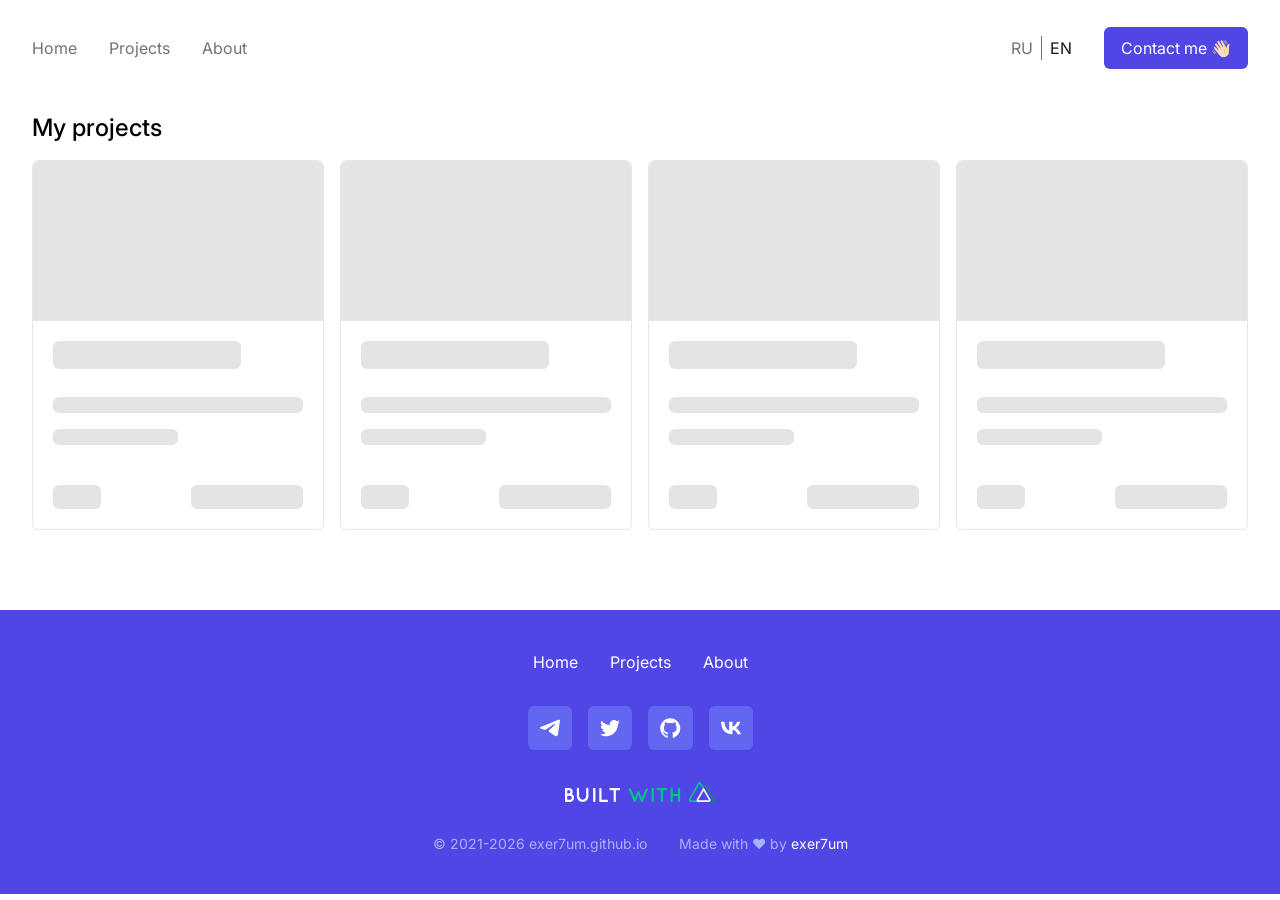
<file: en/projects/index.html>
<!doctype html>
<html data-n-head-ssr lang="en-US" data-n-head="%7B%22lang%22:%7B%22ssr%22:%22en-US%22%7D%7D">
  <head>
    <title>Projects | exer7um.github.io</title><meta data-n-head="ssr" charset="utf-8"><meta data-n-head="ssr" name="viewport" content="width=device-width,initial-scale=1"><meta data-n-head="ssr" name="google-site-verification" content="YXzxEGAF3ahAAqmvvXPdeFxApY0wrxeFvTq2JXASDyE"><meta data-n-head="ssr" data-hid="description" name="description" content="I am front-end developer from Moscow. I code websites using Nuxt and design them in Sketch."><meta data-n-head="ssr" data-hid="i18n-og" property="og:locale" content="en_US"><meta data-n-head="ssr" data-hid="i18n-og-alt-ru-RU" property="og:locale:alternate" content="ru_RU"><link data-n-head="ssr" rel="icon" type="image/x-icon" href="/favicon.ico"><link data-n-head="ssr" data-hid="i18n-alt-ru" rel="alternate" href="https://exer7um.github.io/projects" hreflang="ru"><link data-n-head="ssr" data-hid="i18n-alt-ru-RU" rel="alternate" href="https://exer7um.github.io/projects" hreflang="ru-RU"><link data-n-head="ssr" data-hid="i18n-alt-en" rel="alternate" href="https://exer7um.github.io/en/projects" hreflang="en"><link data-n-head="ssr" data-hid="i18n-alt-en-US" rel="alternate" href="https://exer7um.github.io/en/projects" hreflang="en-US"><link data-n-head="ssr" data-hid="i18n-xd" rel="alternate" href="https://exer7um.github.io/projects" hreflang="x-default"><link data-n-head="ssr" data-hid="i18n-can" rel="canonical" href="https://exer7um.github.io/en/projects"><link rel="preload" href="/_nuxt/1008b7b.js" as="script"><link rel="preload" href="/_nuxt/827e7db.js" as="script"><link rel="preload" href="/_nuxt/d97f99a.js" as="script"><link rel="preload" href="/_nuxt/72a0e87.js" as="script"><link rel="preload" href="/_nuxt/0a16556.js" as="script"><style data-vue-ssr-id="17bc9ac2:0 10510ec3:0">/*! tailwindcss v3.0.23 | MIT License | https://tailwindcss.com*/*,::after,::before{box-sizing:border-box;border-width:0;border-style:solid;border-color:#e5e7eb}::after,::before{--tw-content:''}html{line-height:1.5;-webkit-text-size-adjust:100%;-moz-tab-size:4;-o-tab-size:4;tab-size:4;font-family:Inter,ui-sans-serif,system-ui}body{margin:0;line-height:inherit}hr{height:0;color:inherit;border-top-width:1px}abbr:where([title]){-webkit-text-decoration:underline dotted;text-decoration:underline dotted}h1,h2,h3,h4,h5,h6{font-size:inherit;font-weight:inherit}a{color:inherit;text-decoration:inherit}b,strong{font-weight:bolder}code,kbd,pre,samp{font-family:ui-monospace,SFMono-Regular,Menlo,Monaco,Consolas,"Liberation Mono","Courier New",monospace;font-size:1em}small{font-size:80%}sub,sup{font-size:75%;line-height:0;position:relative;vertical-align:baseline}sub{bottom:-.25em}sup{top:-.5em}table{text-indent:0;border-color:inherit;border-collapse:collapse}button,input,optgroup,select,textarea{font-family:inherit;font-size:100%;line-height:inherit;color:inherit;margin:0;padding:0}button,select{text-transform:none}[type=button],[type=reset],[type=submit],button{-webkit-appearance:button;background-color:transparent;background-image:none}:-moz-focusring{outline:auto}:-moz-ui-invalid{box-shadow:none}progress{vertical-align:baseline}::-webkit-inner-spin-button,::-webkit-outer-spin-button{height:auto}[type=search]{-webkit-appearance:textfield;outline-offset:-2px}::-webkit-search-decoration{-webkit-appearance:none}::-webkit-file-upload-button{-webkit-appearance:button;font:inherit}summary{display:list-item}blockquote,dd,dl,figure,h1,h2,h3,h4,h5,h6,hr,p,pre{margin:0}fieldset{margin:0;padding:0}legend{padding:0}menu,ol,ul{list-style:none;margin:0;padding:0}textarea{resize:vertical}input::-moz-placeholder,textarea::-moz-placeholder{opacity:1;color:#9ca3af}input:-ms-input-placeholder,textarea:-ms-input-placeholder{opacity:1;color:#9ca3af}input::placeholder,textarea::placeholder{opacity:1;color:#9ca3af}[role=button],button{cursor:pointer}:disabled{cursor:default}audio,canvas,embed,iframe,img,object,svg,video{display:block;vertical-align:middle}img,video{max-width:100%;height:auto}[hidden]{display:none}[multiple],[type=date],[type=datetime-local],[type=email],[type=month],[type=number],[type=password],[type=search],[type=tel],[type=text],[type=time],[type=url],[type=week],select,textarea{-webkit-appearance:none;-moz-appearance:none;appearance:none;background-color:#fff;border-color:#6b7280;border-width:1px;border-radius:0;padding-top:.5rem;padding-right:.75rem;padding-bottom:.5rem;padding-left:.75rem;font-size:1rem;line-height:1.5rem;--tw-shadow:0 0 #0000}[multiple]:focus,[type=date]:focus,[type=datetime-local]:focus,[type=email]:focus,[type=month]:focus,[type=number]:focus,[type=password]:focus,[type=search]:focus,[type=tel]:focus,[type=text]:focus,[type=time]:focus,[type=url]:focus,[type=week]:focus,select:focus,textarea:focus{outline:2px solid transparent;outline-offset:2px;--tw-ring-inset:var(--tw-empty, );/*!*//*!*/--tw-ring-offset-width:0px;--tw-ring-offset-color:#fff;--tw-ring-color:#2563eb;--tw-ring-offset-shadow:var(--tw-ring-inset) 0 0 0 var(--tw-ring-offset-width) var(--tw-ring-offset-color);--tw-ring-shadow:var(--tw-ring-inset) 0 0 0 calc(1px + var(--tw-ring-offset-width)) var(--tw-ring-color);box-shadow:var(--tw-ring-offset-shadow),var(--tw-ring-shadow),var(--tw-shadow);border-color:#2563eb}input::-moz-placeholder,textarea::-moz-placeholder{color:#6b7280;opacity:1}input:-ms-input-placeholder,textarea:-ms-input-placeholder{color:#6b7280;opacity:1}input::placeholder,textarea::placeholder{color:#6b7280;opacity:1}::-webkit-datetime-edit-fields-wrapper{padding:0}::-webkit-date-and-time-value{min-height:1.5em}::-webkit-datetime-edit,::-webkit-datetime-edit-day-field,::-webkit-datetime-edit-hour-field,::-webkit-datetime-edit-meridiem-field,::-webkit-datetime-edit-millisecond-field,::-webkit-datetime-edit-minute-field,::-webkit-datetime-edit-month-field,::-webkit-datetime-edit-second-field,::-webkit-datetime-edit-year-field{padding-top:0;padding-bottom:0}select{background-image:url("data:image/svg+xml,%3csvg xmlns='http://www.w3.org/2000/svg' fill='none' viewBox='0 0 20 20'%3e%3cpath stroke='%236b7280' stroke-linecap='round' stroke-linejoin='round' stroke-width='1.5' d='M6 8l4 4 4-4'/%3e%3c/svg%3e");background-position:right .5rem center;background-repeat:no-repeat;background-size:1.5em 1.5em;padding-right:2.5rem;-webkit-print-color-adjust:exact;color-adjust:exact}[multiple]{background-image:initial;background-position:initial;background-repeat:unset;background-size:initial;padding-right:.75rem;-webkit-print-color-adjust:unset;color-adjust:unset}[type=checkbox],[type=radio]{-webkit-appearance:none;-moz-appearance:none;appearance:none;padding:0;-webkit-print-color-adjust:exact;color-adjust:exact;display:inline-block;vertical-align:middle;background-origin:border-box;-webkit-user-select:none;-moz-user-select:none;-ms-user-select:none;user-select:none;flex-shrink:0;height:1rem;width:1rem;color:#2563eb;background-color:#fff;border-color:#6b7280;border-width:1px;--tw-shadow:0 0 #0000}[type=checkbox]{border-radius:0}[type=radio]{border-radius:100%}[type=checkbox]:focus,[type=radio]:focus{outline:2px solid transparent;outline-offset:2px;--tw-ring-inset:var(--tw-empty, );/*!*//*!*/--tw-ring-offset-width:2px;--tw-ring-offset-color:#fff;--tw-ring-color:#2563eb;--tw-ring-offset-shadow:var(--tw-ring-inset) 0 0 0 var(--tw-ring-offset-width) var(--tw-ring-offset-color);--tw-ring-shadow:var(--tw-ring-inset) 0 0 0 calc(2px + var(--tw-ring-offset-width)) var(--tw-ring-color);box-shadow:var(--tw-ring-offset-shadow),var(--tw-ring-shadow),var(--tw-shadow)}[type=checkbox]:checked,[type=radio]:checked{border-color:transparent;background-color:currentColor;background-size:100% 100%;background-position:center;background-repeat:no-repeat}[type=checkbox]:checked{background-image:url("data:image/svg+xml,%3csvg viewBox='0 0 16 16' fill='white' xmlns='http://www.w3.org/2000/svg'%3e%3cpath d='M12.207 4.793a1 1 0 010 1.414l-5 5a1 1 0 01-1.414 0l-2-2a1 1 0 011.414-1.414L6.5 9.086l4.293-4.293a1 1 0 011.414 0z'/%3e%3c/svg%3e")}[type=radio]:checked{background-image:url("data:image/svg+xml,%3csvg viewBox='0 0 16 16' fill='white' xmlns='http://www.w3.org/2000/svg'%3e%3ccircle cx='8' cy='8' r='3'/%3e%3c/svg%3e")}[type=checkbox]:checked:focus,[type=checkbox]:checked:hover,[type=radio]:checked:focus,[type=radio]:checked:hover{border-color:transparent;background-color:currentColor}[type=checkbox]:indeterminate{background-image:url("data:image/svg+xml,%3csvg xmlns='http://www.w3.org/2000/svg' fill='none' viewBox='0 0 16 16'%3e%3cpath stroke='white' stroke-linecap='round' stroke-linejoin='round' stroke-width='2' d='M4 8h8'/%3e%3c/svg%3e");border-color:transparent;background-color:currentColor;background-size:100% 100%;background-position:center;background-repeat:no-repeat}[type=checkbox]:indeterminate:focus,[type=checkbox]:indeterminate:hover{border-color:transparent;background-color:currentColor}[type=file]{background:unset;border-color:inherit;border-width:0;border-radius:0;padding:0;font-size:unset;line-height:inherit}[type=file]:focus{outline:1px auto -webkit-focus-ring-color}*{transition-property:color,background-color,border-color,fill,stroke,opacity,box-shadow,transform,filter,-webkit-text-decoration-color,-webkit-backdrop-filter;transition-property:color,background-color,border-color,text-decoration-color,fill,stroke,opacity,box-shadow,transform,filter,backdrop-filter;transition-property:color,background-color,border-color,text-decoration-color,fill,stroke,opacity,box-shadow,transform,filter,backdrop-filter,-webkit-text-decoration-color,-webkit-backdrop-filter;transition-timing-function:cubic-bezier(.4,0,.2,1);transition-duration:150ms}@media (prefers-color-scheme:dark){body{--tw-bg-opacity:1;background-color:rgb(24 24 27 / var(--tw-bg-opacity))}}h1{font-size:2.25rem;line-height:2.5rem;font-weight:500}@media (prefers-color-scheme:dark){h1{--tw-text-opacity:1;color:rgb(255 255 255 / var(--tw-text-opacity))}}h2{font-size:1.5rem;line-height:2rem;font-weight:500}@media (prefers-color-scheme:dark){h2{--tw-text-opacity:1;color:rgb(255 255 255 / var(--tw-text-opacity))}}h3{font-size:1.25rem;line-height:1.75rem;font-weight:500}@media (prefers-color-scheme:dark){h3{--tw-text-opacity:1;color:rgb(255 255 255 / var(--tw-text-opacity))}}h4{font-size:1.125rem;line-height:1.75rem;font-weight:500}@media (prefers-color-scheme:dark){h4{--tw-text-opacity:1;color:rgb(255 255 255 / var(--tw-text-opacity))}}p{line-height:2;--tw-text-opacity:1;color:rgb(113 113 122 / var(--tw-text-opacity))}@media (prefers-color-scheme:dark){p{--tw-text-opacity:1;color:rgb(161 161 170 / var(--tw-text-opacity))}}*,::after,::before{--tw-translate-x:0;--tw-translate-y:0;--tw-rotate:0;--tw-skew-x:0;--tw-skew-y:0;--tw-scale-x:1;--tw-scale-y:1;--tw-scroll-snap-strictness:proximity;--tw-ring-offset-width:0px;--tw-ring-offset-color:#fff;--tw-ring-color:rgb(59 130 246 / 0.5);--tw-ring-offset-shadow:0 0 #0000;--tw-ring-shadow:0 0 #0000;--tw-shadow:0 0 #0000;--tw-shadow-colored:0 0 #0000}.container{width:100%;margin-right:auto;margin-left:auto;padding-right:2rem;padding-left:2rem}@media (min-width:640px){.container{max-width:640px}}@media (min-width:768px){.container{max-width:768px}}@media (min-width:1024px){.container{max-width:1024px}}@media (min-width:1280px){.container{max-width:1280px}}@media (min-width:1536px){.container{max-width:1536px}}.static{position:static}.fixed{position:fixed}.absolute{position:absolute}.relative{position:relative}.inset-0{top:0;right:0;bottom:0;left:0}.top-full{top:100%}.left-0{left:0}.z-20{z-index:20}.z-10{z-index:10}.col-span-1{grid-column:span 1/span 1}.my-4{margin-top:1rem;margin-bottom:1rem}.my-16{margin-top:4rem;margin-bottom:4rem}.mt-6{margin-top:1.5rem}.mt-4{margin-top:1rem}.mt-8{margin-top:2rem}.mr-3{margin-right:.75rem}.mb-6{margin-bottom:1.5rem}.-ml-2{margin-left:-.5rem}.mt-3{margin-top:.75rem}.ml-1{margin-left:.25rem}.mb-7{margin-bottom:1.75rem}.mt-16{margin-top:4rem}.mr-6{margin-right:1.5rem}.mb-4{margin-bottom:1rem}.mb-8{margin-bottom:2rem}.mb-1{margin-bottom:.25rem}.flex{display:flex}.inline-flex{display:inline-flex}.grid{display:grid}.hidden{display:none}.aspect-square{aspect-ratio:1/1}.h-full{height:100%}.h-40{height:10rem}.h-7{height:1.75rem}.h-4{height:1rem}.h-6{height:1.5rem}.h-5{height:1.25rem}.h-24{height:6rem}.h-12{height:3rem}.max-h-full{max-height:100%}.min-h-\[10rem\]{min-height:10rem}.w-full{width:100%}.w-3\/4{width:75%}.w-1\/2{width:50%}.w-12{width:3rem}.w-28{width:7rem}.w-max{width:-webkit-max-content;width:-moz-max-content;width:max-content}.w-4{width:1rem}.w-6{width:1.5rem}.w-5{width:1.25rem}.max-w-xl{max-width:36rem}.max-w-full{max-width:100%}.max-w-xs{max-width:20rem}.max-w-sm{max-width:24rem}.transform{transform:translate(var(--tw-translate-x),var(--tw-translate-y)) rotate(var(--tw-rotate)) skewX(var(--tw-skew-x)) skewY(var(--tw-skew-y)) scaleX(var(--tw-scale-x)) scaleY(var(--tw-scale-y))}@-webkit-keyframes pulse{50%{opacity:.5}}@keyframes pulse{50%{opacity:.5}}.animate-pulse{-webkit-animation:pulse 2s cubic-bezier(.4,0,.6,1) infinite;animation:pulse 2s cubic-bezier(.4,0,.6,1) infinite}@-webkit-keyframes spin{to{transform:rotate(360deg)}}@keyframes spin{to{transform:rotate(360deg)}}.animate-spin{-webkit-animation:spin 1s linear infinite;animation:spin 1s linear infinite}.cursor-pointer{cursor:pointer}.cursor-default{cursor:default}.select-none{-webkit-user-select:none;-moz-user-select:none;-ms-user-select:none;user-select:none}.resize-none{resize:none}.grid-cols-1{grid-template-columns:repeat(1,minmax(0,1fr))}.flex-col{flex-direction:column}.flex-wrap{flex-wrap:wrap}.items-start{align-items:flex-start}.items-center{align-items:center}.justify-center{justify-content:center}.justify-between{justify-content:space-between}.justify-around{justify-content:space-around}.gap-4{gap:1rem}.gap-x-4{-moz-column-gap:1rem;column-gap:1rem}.gap-x-2{-moz-column-gap:.5rem;column-gap:.5rem}.gap-y-8{row-gap:2rem}.gap-y-4{row-gap:1rem}.gap-x-0{-moz-column-gap:0;column-gap:0}.gap-y-6{row-gap:1.5rem}.divide-x>:not([hidden])~:not([hidden]){--tw-divide-x-reverse:0;border-right-width:calc(1px * var(--tw-divide-x-reverse));border-left-width:calc(1px * calc(1 - var(--tw-divide-x-reverse)))}.divide-zinc-500>:not([hidden])~:not([hidden]){--tw-divide-opacity:1;border-color:rgb(113 113 122 / var(--tw-divide-opacity))}.overflow-hidden{overflow:hidden}.rounded-md{border-radius:.375rem}.rounded-xl{border-radius:.75rem}.rounded-full{border-radius:9999px}.rounded-t-md{border-top-left-radius:.375rem;border-top-right-radius:.375rem}.border{border-width:1px}.border-b{border-bottom-width:1px}.border-transparent{border-color:transparent}.bg-white{--tw-bg-opacity:1;background-color:rgb(255 255 255 / var(--tw-bg-opacity))}.bg-indigo-500{--tw-bg-opacity:1;background-color:rgb(99 102 241 / var(--tw-bg-opacity))}.bg-zinc-200{--tw-bg-opacity:1;background-color:rgb(228 228 231 / var(--tw-bg-opacity))}.bg-indigo-600{--tw-bg-opacity:1;background-color:rgb(79 70 229 / var(--tw-bg-opacity))}.bg-zinc-500\/30{background-color:rgb(113 113 122 / .3)}.bg-red-100{--tw-bg-opacity:1;background-color:rgb(254 226 226 / var(--tw-bg-opacity))}.bg-green-100{--tw-bg-opacity:1;background-color:rgb(220 252 231 / var(--tw-bg-opacity))}.bg-zinc-100{--tw-bg-opacity:1;background-color:rgb(244 244 245 / var(--tw-bg-opacity))}.fill-current{fill:currentColor}.p-3{padding:.75rem}.p-8{padding:2rem}.p-5{padding:1.25rem}.p-0\.5{padding:.125rem}.p-0{padding:0}.py-2{padding-top:.5rem;padding-bottom:.5rem}.px-4{padding-left:1rem;padding-right:1rem}.px-3{padding-left:.75rem;padding-right:.75rem}.py-10{padding-top:2.5rem;padding-bottom:2.5rem}.px-2{padding-left:.5rem;padding-right:.5rem}.py-1{padding-top:.25rem;padding-bottom:.25rem}.px-6{padding-left:1.5rem;padding-right:1.5rem}.py-12{padding-top:3rem;padding-bottom:3rem}.pt-2{padding-top:.5rem}.pb-8{padding-bottom:2rem}.text-center{text-align:center}.text-sm{font-size:.875rem;line-height:1.25rem}.text-xl{font-size:1.25rem;line-height:1.75rem}.font-medium{font-weight:500}.font-normal{font-weight:400}.text-green-500{--tw-text-opacity:1;color:rgb(34 197 94 / var(--tw-text-opacity))}.text-blue-500{--tw-text-opacity:1;color:rgb(59 130 246 / var(--tw-text-opacity))}.text-yellow-500{--tw-text-opacity:1;color:rgb(234 179 8 / var(--tw-text-opacity))}.text-zinc-700{--tw-text-opacity:1;color:rgb(63 63 70 / var(--tw-text-opacity))}.text-black{--tw-text-opacity:1;color:rgb(0 0 0 / var(--tw-text-opacity))}.text-white{--tw-text-opacity:1;color:rgb(255 255 255 / var(--tw-text-opacity))}.text-zinc-400{--tw-text-opacity:1;color:rgb(161 161 170 / var(--tw-text-opacity))}.text-indigo-600{--tw-text-opacity:1;color:rgb(79 70 229 / var(--tw-text-opacity))}.text-red-500{--tw-text-opacity:1;color:rgb(239 68 68 / var(--tw-text-opacity))}.text-red-700{--tw-text-opacity:1;color:rgb(185 28 28 / var(--tw-text-opacity))}.text-indigo-300{--tw-text-opacity:1;color:rgb(165 180 252 / var(--tw-text-opacity))}.text-zinc-500{--tw-text-opacity:1;color:rgb(113 113 122 / var(--tw-text-opacity))}.\!text-zinc-900{--tw-text-opacity:1!important;color:rgb(24 24 27 / var(--tw-text-opacity))!important}.text-zinc-900{--tw-text-opacity:1;color:rgb(24 24 27 / var(--tw-text-opacity))}.text-green-700{--tw-text-opacity:1;color:rgb(21 128 61 / var(--tw-text-opacity))}.opacity-25{opacity:.25}.opacity-75{opacity:.75}.backdrop-blur{--tw-backdrop-blur:blur(8px);-webkit-backdrop-filter:var(--tw-backdrop-blur) var(--tw-backdrop-brightness) var(--tw-backdrop-contrast) var(--tw-backdrop-grayscale) var(--tw-backdrop-hue-rotate) var(--tw-backdrop-invert) var(--tw-backdrop-opacity) var(--tw-backdrop-saturate) var(--tw-backdrop-sepia);backdrop-filter:var(--tw-backdrop-blur) var(--tw-backdrop-brightness) var(--tw-backdrop-contrast) var(--tw-backdrop-grayscale) var(--tw-backdrop-hue-rotate) var(--tw-backdrop-invert) var(--tw-backdrop-opacity) var(--tw-backdrop-saturate) var(--tw-backdrop-sepia)}.transition{transition-property:color,background-color,border-color,fill,stroke,opacity,box-shadow,transform,filter,-webkit-text-decoration-color,-webkit-backdrop-filter;transition-property:color,background-color,border-color,text-decoration-color,fill,stroke,opacity,box-shadow,transform,filter,backdrop-filter;transition-property:color,background-color,border-color,text-decoration-color,fill,stroke,opacity,box-shadow,transform,filter,backdrop-filter,-webkit-text-decoration-color,-webkit-backdrop-filter;transition-timing-function:cubic-bezier(.4,0,.2,1);transition-duration:150ms}.page-enter-active,.page-leave-active{transition-property:color,background-color,border-color,fill,stroke,opacity,box-shadow,transform,filter,-webkit-text-decoration-color,-webkit-backdrop-filter;transition-property:color,background-color,border-color,text-decoration-color,fill,stroke,opacity,box-shadow,transform,filter,backdrop-filter;transition-property:color,background-color,border-color,text-decoration-color,fill,stroke,opacity,box-shadow,transform,filter,backdrop-filter,-webkit-text-decoration-color,-webkit-backdrop-filter;transition-timing-function:cubic-bezier(.4,0,.2,1);transition-duration:150ms}.page-enter,.page-leave-active{--tw-scale-x:.75;--tw-scale-y:.75;transform:translate(var(--tw-translate-x),var(--tw-translate-y)) rotate(var(--tw-rotate)) skewX(var(--tw-skew-x)) skewY(var(--tw-skew-y)) scaleX(var(--tw-scale-x)) scaleY(var(--tw-scale-y));opacity:0}.popup-enter-active,.popup-leave-active{transition-property:color,background-color,border-color,fill,stroke,opacity,box-shadow,transform,filter,-webkit-text-decoration-color,-webkit-backdrop-filter;transition-property:color,background-color,border-color,text-decoration-color,fill,stroke,opacity,box-shadow,transform,filter,backdrop-filter;transition-property:color,background-color,border-color,text-decoration-color,fill,stroke,opacity,box-shadow,transform,filter,backdrop-filter,-webkit-text-decoration-color,-webkit-backdrop-filter;transition-timing-function:cubic-bezier(.4,0,.2,1);transition-duration:150ms}.popup-enter,.popup-leave-to{opacity:0}.popup-enter-active .bg-white,.popup-leave-active .bg-white{transition-property:color,background-color,border-color,fill,stroke,opacity,box-shadow,transform,filter,-webkit-text-decoration-color,-webkit-backdrop-filter;transition-property:color,background-color,border-color,text-decoration-color,fill,stroke,opacity,box-shadow,transform,filter,backdrop-filter;transition-property:color,background-color,border-color,text-decoration-color,fill,stroke,opacity,box-shadow,transform,filter,backdrop-filter,-webkit-text-decoration-color,-webkit-backdrop-filter;transition-timing-function:cubic-bezier(.4,0,.2,1);transition-duration:150ms}.popup-enter .bg-white,.popup-leave-to .bg-white{--tw-scale-x:0;--tw-scale-y:0;transform:translate(var(--tw-translate-x),var(--tw-translate-y)) rotate(var(--tw-rotate)) skewX(var(--tw-skew-x)) skewY(var(--tw-skew-y)) scaleX(var(--tw-scale-x)) scaleY(var(--tw-scale-y));opacity:0}.hover\:bg-zinc-50:hover{--tw-bg-opacity:1;background-color:rgb(250 250 250 / var(--tw-bg-opacity))}.hover\:bg-indigo-400:hover{--tw-bg-opacity:1;background-color:rgb(129 140 248 / var(--tw-bg-opacity))}.hover\:bg-indigo-700:hover{--tw-bg-opacity:1;background-color:rgb(67 56 202 / var(--tw-bg-opacity))}.hover\:text-indigo-800:hover{--tw-text-opacity:1;color:rgb(55 48 163 / var(--tw-text-opacity))}.hover\:text-zinc-300:hover{--tw-text-opacity:1;color:rgb(212 212 216 / var(--tw-text-opacity))}.hover\:text-zinc-900:hover{--tw-text-opacity:1;color:rgb(24 24 27 / var(--tw-text-opacity))}.focus\:border-indigo-600:focus{--tw-border-opacity:1;border-color:rgb(79 70 229 / var(--tw-border-opacity))}.focus\:ring-indigo-600:focus{--tw-ring-opacity:1;--tw-ring-color:rgb(79 70 229 / var(--tw-ring-opacity))}.disabled\:cursor-not-allowed:disabled{cursor:not-allowed}.disabled\:opacity-50:disabled{opacity:.5}.group:hover .group-hover\:text-indigo-800{--tw-text-opacity:1;color:rgb(55 48 163 / var(--tw-text-opacity))}@media (prefers-color-scheme:dark){.dark\:border-0{border-width:0}.dark\:border-transparent{border-color:transparent}.dark\:border-zinc-600{--tw-border-opacity:1;border-color:rgb(82 82 91 / var(--tw-border-opacity))}.dark\:bg-zinc-800{--tw-bg-opacity:1;background-color:rgb(39 39 42 / var(--tw-bg-opacity))}.dark\:bg-zinc-900{--tw-bg-opacity:1;background-color:rgb(24 24 27 / var(--tw-bg-opacity))}.dark\:bg-zinc-700{--tw-bg-opacity:1;background-color:rgb(63 63 70 / var(--tw-bg-opacity))}.dark\:bg-indigo-700{--tw-bg-opacity:1;background-color:rgb(67 56 202 / var(--tw-bg-opacity))}.dark\:bg-zinc-900\/30{background-color:rgb(24 24 27 / .3)}.dark\:bg-red-800{--tw-bg-opacity:1;background-color:rgb(153 27 27 / var(--tw-bg-opacity))}.dark\:bg-green-800{--tw-bg-opacity:1;background-color:rgb(22 101 52 / var(--tw-bg-opacity))}.dark\:text-green-400{--tw-text-opacity:1;color:rgb(74 222 128 / var(--tw-text-opacity))}.dark\:text-blue-400{--tw-text-opacity:1;color:rgb(96 165 250 / var(--tw-text-opacity))}.dark\:text-yellow-400{--tw-text-opacity:1;color:rgb(250 204 21 / var(--tw-text-opacity))}.dark\:text-zinc-300{--tw-text-opacity:1;color:rgb(212 212 216 / var(--tw-text-opacity))}.dark\:text-white{--tw-text-opacity:1;color:rgb(255 255 255 / var(--tw-text-opacity))}.dark\:text-indigo-400{--tw-text-opacity:1;color:rgb(129 140 248 / var(--tw-text-opacity))}.dark\:text-red-400{--tw-text-opacity:1;color:rgb(248 113 113 / var(--tw-text-opacity))}.dark\:text-red-300{--tw-text-opacity:1;color:rgb(252 165 165 / var(--tw-text-opacity))}.dark\:text-zinc-400{--tw-text-opacity:1;color:rgb(161 161 170 / var(--tw-text-opacity))}.dark\:\!text-zinc-100{--tw-text-opacity:1!important;color:rgb(244 244 245 / var(--tw-text-opacity))!important}.dark\:text-red-200{--tw-text-opacity:1;color:rgb(254 202 202 / var(--tw-text-opacity))}.dark\:text-green-200{--tw-text-opacity:1;color:rgb(187 247 208 / var(--tw-text-opacity))}.dark\:placeholder-zinc-400::-moz-placeholder{--tw-placeholder-opacity:1;color:rgb(161 161 170 / var(--tw-placeholder-opacity))}.dark\:placeholder-zinc-400:-ms-input-placeholder{--tw-placeholder-opacity:1;color:rgb(161 161 170 / var(--tw-placeholder-opacity))}.dark\:placeholder-zinc-400::placeholder{--tw-placeholder-opacity:1;color:rgb(161 161 170 / var(--tw-placeholder-opacity))}.dark\:hover\:bg-zinc-700:hover{--tw-bg-opacity:1;background-color:rgb(63 63 70 / var(--tw-bg-opacity))}.dark\:hover\:bg-zinc-600:hover{--tw-bg-opacity:1;background-color:rgb(82 82 91 / var(--tw-bg-opacity))}.dark\:hover\:bg-indigo-600:hover{--tw-bg-opacity:1;background-color:rgb(79 70 229 / var(--tw-bg-opacity))}.dark\:hover\:text-indigo-300:hover{--tw-text-opacity:1;color:rgb(165 180 252 / var(--tw-text-opacity))}.dark\:hover\:text-zinc-100:hover{--tw-text-opacity:1;color:rgb(244 244 245 / var(--tw-text-opacity))}.dark\:focus\:border-indigo-500:focus{--tw-border-opacity:1;border-color:rgb(99 102 241 / var(--tw-border-opacity))}.dark\:focus\:ring-indigo-500:focus{--tw-ring-opacity:1;--tw-ring-color:rgb(99 102 241 / var(--tw-ring-opacity))}.group:hover .dark\:group-hover\:text-indigo-300{--tw-text-opacity:1;color:rgb(165 180 252 / var(--tw-text-opacity))}}@media (min-width:640px){.sm\:grid-cols-2{grid-template-columns:repeat(2,minmax(0,1fr))}}@media (min-width:768px){.md\:col-span-2{grid-column:span 2/span 2}.md\:flex{display:flex}.md\:hidden{display:none}.md\:w-max{width:-webkit-max-content;width:-moz-max-content;width:max-content}.md\:grid-cols-2{grid-template-columns:repeat(2,minmax(0,1fr))}.md\:flex-row{flex-direction:row}.md\:gap-x-8{-moz-column-gap:2rem;column-gap:2rem}.md\:gap-y-0{row-gap:0}.md\:p-0{padding:0}}@media (min-width:1024px){.lg\:flex{display:flex}.lg\:hidden{display:none}}@media (min-width:1280px){.xl\:grid-cols-4{grid-template-columns:repeat(4,minmax(0,1fr))}}.nuxt-link-exact-active.not-white[data-v-19045208]{--tw-text-opacity:1;color:rgb(24 24 27 / var(--tw-text-opacity))}@media (prefers-color-scheme:dark){.nuxt-link-exact-active.not-white[data-v-19045208]{--tw-text-opacity:1;color:rgb(244 244 245 / var(--tw-text-opacity))}}</style><link rel="preload" href="/_nuxt/static/1669630104/en/projects/state.js" as="script"><link rel="preload" href="/_nuxt/static/1669630104/en/projects/payload.js" as="script"><link rel="preload" href="/_nuxt/static/1669630104/manifest.js" as="script">
  </head>
  <body>
    <div data-server-rendered="true" id="__nuxt"><div id="__layout"><div><header class="container relative flex h-24 items-center justify-between"><button to="" class="flex w-max items-center justify-center gap-x-2 rounded-md border py-2 px-4 lg:hidden text-zinc-700 hover:bg-zinc-50 dark:text-zinc-300 dark:bg-zinc-800 dark:border-transparent dark:hover:bg-zinc-700"><div class="flex items-center justify-center fill-current text-black dark:text-white"><svg xmlns="http://www.w3.org/2000/svg" class="h-5 w-5" fill="none" viewBox="0 0 24 24" stroke="currentColor"><path stroke-linecap="round" stroke-linejoin="round" stroke-width="2" d="M4 6h16M4 12h16M4 18h7"/></svg></div> <span>Menu</span></button> <!----> <nav class="flex hidden lg:flex md:gap-x-8" data-v-19045208><a href="/en" class="nuxt-link-active not-white text-zinc-500 hover:text-zinc-900 dark:text-zinc-400 dark:hover:text-zinc-100 px-4 py-1 md:p-0" data-v-19045208>
    Home
  </a><a href="/en/projects" aria-current="page" class="nuxt-link-exact-active nuxt-link-active not-white text-zinc-500 hover:text-zinc-900 dark:text-zinc-400 dark:hover:text-zinc-100 px-4 py-1 md:p-0" data-v-19045208>
    Projects
  </a><a href="/en/about" class="not-white text-zinc-500 hover:text-zinc-900 dark:text-zinc-400 dark:hover:text-zinc-100 px-4 py-1 md:p-0" data-v-19045208>
    About
  </a></nav> <div class="flex items-center"><div class="mr-6 flex items-center divide-x divide-zinc-500 hidden md:flex"><a href="/projects" class="cursor-pointer px-2 text-zinc-500 hover:text-zinc-900 dark:hover:text-zinc-100">RU</a><a href="/en/projects" aria-current="page" class="cursor-pointer px-2 text-zinc-500 hover:text-zinc-900 dark:hover:text-zinc-100 nuxt-link-exact-active nuxt-link-active !text-zinc-900 dark:!text-zinc-100">EN</a></div> <div><a href="/en/message" class="flex w-max items-center justify-center gap-x-2 rounded-md border py-2 px-4 border-transparent text-white bg-indigo-600 hover:bg-indigo-700 dark:bg-indigo-700 dark:hover:bg-indigo-600"><!----> <span>Contact me 👋🏻</span></a></div></div></header> <main><div class="container"><div class="mt-4"><h2>My projects</h2> <div class="mt-4 grid grid-cols-1 gap-4 sm:grid-cols-2 xl:grid-cols-4"><div class="w-full"><div class="flex flex-col overflow-hidden rounded-md border dark:border-0"><div class="flex h-40 min-h-[10rem] animate-pulse rounded-t-md bg-zinc-200 p-8 dark:bg-zinc-700"></div> <div class="flex h-full flex-col justify-between p-5"><div><div class="mb-7 h-7 w-3/4 animate-pulse rounded-md bg-zinc-200 dark:bg-zinc-700"></div> <div class="my-4 h-4 w-full animate-pulse rounded-md bg-zinc-200 dark:bg-zinc-700"></div> <div class="my-4 h-4 w-1/2 animate-pulse rounded-md bg-zinc-200 dark:bg-zinc-700"></div></div> <div class="mt-6 flex items-center justify-between"><div class="h-6 w-12 animate-pulse rounded-md bg-zinc-200 dark:bg-zinc-700"></div> <div class="h-6 w-28 animate-pulse rounded-md bg-zinc-200 dark:bg-zinc-700"></div></div></div></div></div><div class="w-full"><div class="flex flex-col overflow-hidden rounded-md border dark:border-0"><div class="flex h-40 min-h-[10rem] animate-pulse rounded-t-md bg-zinc-200 p-8 dark:bg-zinc-700"></div> <div class="flex h-full flex-col justify-between p-5"><div><div class="mb-7 h-7 w-3/4 animate-pulse rounded-md bg-zinc-200 dark:bg-zinc-700"></div> <div class="my-4 h-4 w-full animate-pulse rounded-md bg-zinc-200 dark:bg-zinc-700"></div> <div class="my-4 h-4 w-1/2 animate-pulse rounded-md bg-zinc-200 dark:bg-zinc-700"></div></div> <div class="mt-6 flex items-center justify-between"><div class="h-6 w-12 animate-pulse rounded-md bg-zinc-200 dark:bg-zinc-700"></div> <div class="h-6 w-28 animate-pulse rounded-md bg-zinc-200 dark:bg-zinc-700"></div></div></div></div></div><div class="w-full"><div class="flex flex-col overflow-hidden rounded-md border dark:border-0"><div class="flex h-40 min-h-[10rem] animate-pulse rounded-t-md bg-zinc-200 p-8 dark:bg-zinc-700"></div> <div class="flex h-full flex-col justify-between p-5"><div><div class="mb-7 h-7 w-3/4 animate-pulse rounded-md bg-zinc-200 dark:bg-zinc-700"></div> <div class="my-4 h-4 w-full animate-pulse rounded-md bg-zinc-200 dark:bg-zinc-700"></div> <div class="my-4 h-4 w-1/2 animate-pulse rounded-md bg-zinc-200 dark:bg-zinc-700"></div></div> <div class="mt-6 flex items-center justify-between"><div class="h-6 w-12 animate-pulse rounded-md bg-zinc-200 dark:bg-zinc-700"></div> <div class="h-6 w-28 animate-pulse rounded-md bg-zinc-200 dark:bg-zinc-700"></div></div></div></div></div><div class="w-full"><div class="flex flex-col overflow-hidden rounded-md border dark:border-0"><div class="flex h-40 min-h-[10rem] animate-pulse rounded-t-md bg-zinc-200 p-8 dark:bg-zinc-700"></div> <div class="flex h-full flex-col justify-between p-5"><div><div class="mb-7 h-7 w-3/4 animate-pulse rounded-md bg-zinc-200 dark:bg-zinc-700"></div> <div class="my-4 h-4 w-full animate-pulse rounded-md bg-zinc-200 dark:bg-zinc-700"></div> <div class="my-4 h-4 w-1/2 animate-pulse rounded-md bg-zinc-200 dark:bg-zinc-700"></div></div> <div class="mt-6 flex items-center justify-between"><div class="h-6 w-12 animate-pulse rounded-md bg-zinc-200 dark:bg-zinc-700"></div> <div class="h-6 w-28 animate-pulse rounded-md bg-zinc-200 dark:bg-zinc-700"></div></div></div></div></div></div> <div class="mt-4 grid grid-cols-1 gap-4 sm:grid-cols-2 xl:grid-cols-4"></div></div></div></main> <footer class="mt-16 bg-indigo-600 dark:bg-zinc-800"><div class="container flex flex-col items-center gap-y-8 py-10"><nav class="flex flex-wrap justify-around md:gap-x-8" data-v-19045208><a href="/en" class="nuxt-link-active text-white hover:text-zinc-300 dark:text-zinc-400 dark:hover:text-zinc-100 px-4 py-1 md:p-0" data-v-19045208>
    Home
  </a><a href="/en/projects" aria-current="page" class="nuxt-link-exact-active nuxt-link-active text-white hover:text-zinc-300 dark:text-zinc-400 dark:hover:text-zinc-100 px-4 py-1 md:p-0" data-v-19045208>
    Projects
  </a><a href="/en/about" class="text-white hover:text-zinc-300 dark:text-zinc-400 dark:hover:text-zinc-100 px-4 py-1 md:p-0" data-v-19045208>
    About
  </a></nav> <div class="flex gap-x-4"><a target="_blank" href="https://t.me/exer7um" class="flex items-center justify-center rounded-md bg-indigo-500 p-3 hover:bg-indigo-400 dark:bg-zinc-700 dark:hover:bg-zinc-600"><div alt="Telegram" class="flex h-full w-full select-none items-center justify-center fill-current text-white"><svg width="20" height="18" xmlns="http://www.w3.org/2000/svg"><path d="M1.226 7.847 13.14 2.94c1.175-.512 5.164-2.15 5.164-2.15s1.84-.715 1.687 1.023c-.051.716-.46 3.221-.87 5.931l-1.278 8.028s-.102 1.176-.971 1.38c-.87.205-2.3-.716-2.557-.92-.204-.154-3.834-2.455-5.164-3.58-.358-.306-.767-.92.051-1.636a194.598 194.598 0 0 0 5.37-5.113c.613-.613 1.226-2.045-1.33-.306l-7.21 4.857s-.818.511-2.352.051C2.146 10.046.357 9.432.357 9.432s-1.227-.767.87-1.585Z"/></svg></div></a><a target="_blank" href="https://twitter.com/exer7um" class="flex items-center justify-center rounded-md bg-indigo-500 p-3 hover:bg-indigo-400 dark:bg-zinc-700 dark:hover:bg-zinc-600"><div alt="Twitter" class="flex h-full w-full select-none items-center justify-center fill-current text-white"><svg width="20" height="17" xmlns="http://www.w3.org/2000/svg"><path d="M20 1.925a8.232 8.232 0 0 1-2.357.644 4.103 4.103 0 0 0 1.802-2.27 8.222 8.222 0 0 1-2.605.996 4.104 4.104 0 0 0-6.99 3.742A11.64 11.64 0 0 1 1.392.749 4.09 4.09 0 0 0 .838 2.81c0 1.423.725 2.68 1.826 3.413A4.094 4.094 0 0 1 .806 5.71v.05a4.104 4.104 0 0 0 3.29 4.023 4.156 4.156 0 0 1-1.852.068 4.108 4.108 0 0 0 3.83 2.85A8.23 8.23 0 0 1 .98 14.459a8.84 8.84 0 0 1-.98-.056 11.611 11.611 0 0 0 6.29 1.843c7.546 0 11.672-6.25 11.672-11.672 0-.179-.003-.355-.012-.531a8.298 8.298 0 0 0 2.047-2.124l.003.006Z"/></svg></div></a><a target="_blank" href="https://github.com/exer7um" class="flex items-center justify-center rounded-md bg-indigo-500 p-3 hover:bg-indigo-400 dark:bg-zinc-700 dark:hover:bg-zinc-600"><div alt="GitHub" class="flex h-full w-full select-none items-center justify-center fill-current text-white"><svg width="21" height="20" xmlns="http://www.w3.org/2000/svg"><path d="M10.26.193c-5.522 0-10 4.477-10 10 0 4.418 2.865 8.166 6.839 9.489.5.092.682-.217.682-.482 0-.237-.008-.866-.013-1.7-2.782.603-3.369-1.342-3.369-1.342-.454-1.155-1.11-1.462-1.11-1.462-.908-.62.069-.608.069-.608 1.003.07 1.531 1.03 1.531 1.03.892 1.529 2.341 1.087 2.91.831.092-.646.35-1.086.636-1.336-2.22-.253-4.555-1.11-4.555-4.943 0-1.091.39-1.984 1.029-2.683-.103-.253-.446-1.27.098-2.647 0 0 .84-.268 2.75 1.026a9.578 9.578 0 0 1 2.503-.337c.85.004 1.705.114 2.504.337C14.673 4.072 15.51 4.34 15.51 4.34c.546 1.377.203 2.394.1 2.647.64.699 1.028 1.592 1.028 2.683 0 3.842-2.339 4.687-4.566 4.935.359.309.678.919.678 1.852 0 1.336-.012 2.415-.012 2.743 0 .267.18.579.688.481 3.97-1.325 6.833-5.07 6.833-9.488 0-5.523-4.478-10-10-10"/></svg></div></a><a target="_blank" href="https://vk.com/exer7um" class="flex items-center justify-center rounded-md bg-indigo-500 p-3 hover:bg-indigo-400 dark:bg-zinc-700 dark:hover:bg-zinc-600"><div alt="VK" class="flex h-full w-full select-none items-center justify-center fill-current text-white"><svg width="20" height="20" xmlns="http://www.w3.org/2000/svg" xml:space="preserve" style="fill-rule:evenodd;clip-rule:evenodd;stroke-linejoin:round;stroke-miterlimit:2"><path d="M12.98 17.5c-5.41 0-8.7-3.76-8.83-10H6.9c.09 4.59 2.18 6.53 3.78 6.93V7.5h2.62v3.96c1.55-.17 3.16-1.97 3.7-3.96h2.6a7.622 7.622 0 0 1-3.42 4.99 7.904 7.904 0 0 1 4.01 5.01h-2.84c-.6-1.9-2.07-3.37-4.05-3.57v3.57h-.32Z" style="fill-rule:nonzero" transform="translate(-5.112 -5.586) scale(1.24688)"/></svg></div></a></div> <a href="https://nuxtjs.org/" target="_blank"><img src="/_nuxt/img/c7993c2.svg" alt="Built with Nuxt" class="h-5"></a> <div class="flex flex-col items-center gap-y-4 md:flex-row md:gap-x-8 md:gap-y-0"><span class="text-sm text-indigo-300 dark:text-zinc-400">© 2021-2022
        exer7um.github.io</span> <span class="text-sm text-indigo-300 dark:text-zinc-400">
        Made with ❤️ by
        <a href="https://exer7um.github.io" target="_blank" class="text-white hover:text-zinc-300">exer7um</a></span></div></div></footer></div></div></div><script defer src="/_nuxt/static/1669630104/en/projects/state.js"></script><script src="/_nuxt/1008b7b.js" defer></script><script src="/_nuxt/0a16556.js" defer></script><script src="/_nuxt/827e7db.js" defer></script><script src="/_nuxt/d97f99a.js" defer></script><script src="/_nuxt/72a0e87.js" defer></script>
  </body>
</html>
</file>
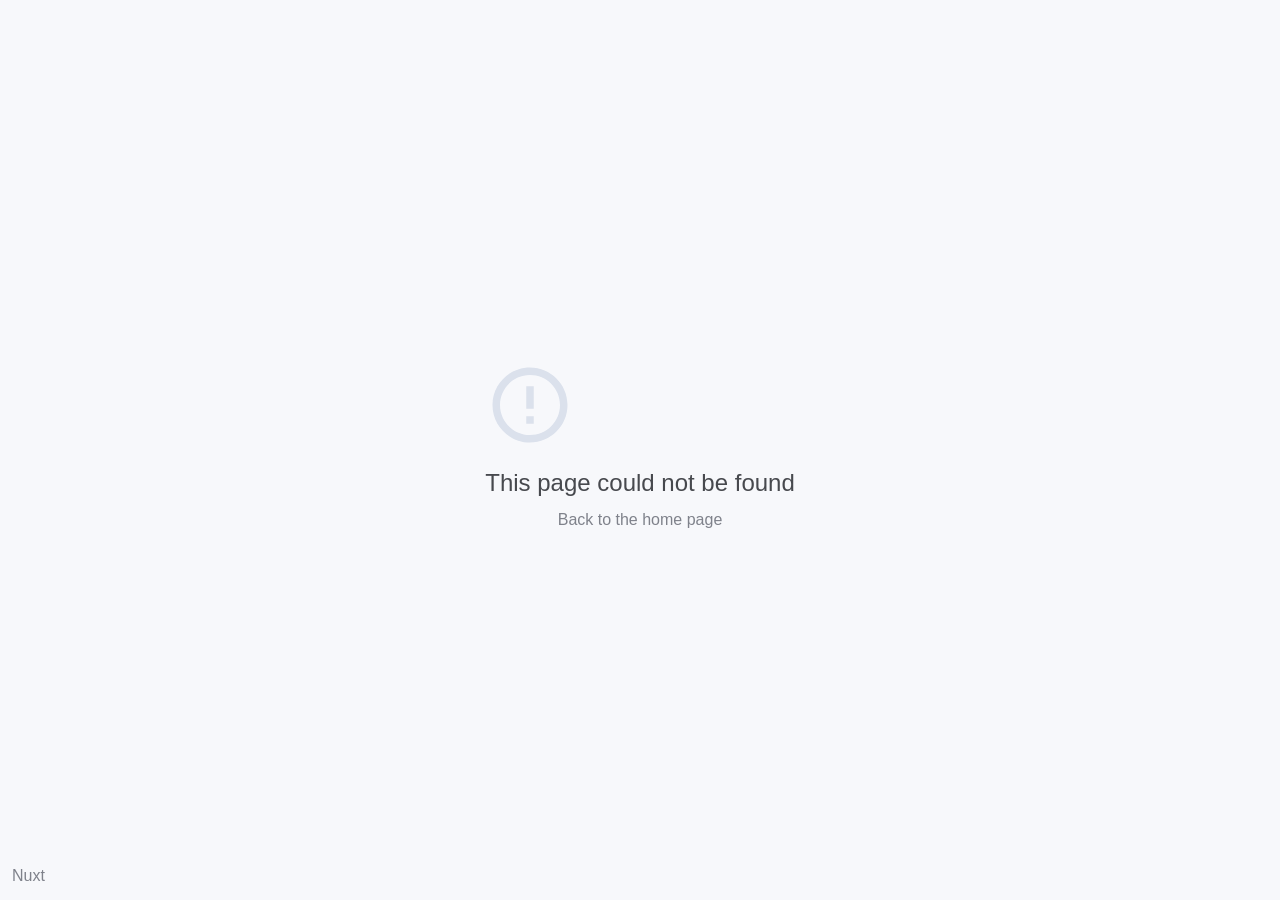
<file: 200.html>
<!doctype html>
<html>
  <head>
    <title>exer7um.github.io</title><meta data-n-head="1" charset="utf-8"><meta data-n-head="1" name="viewport" content="width=device-width,initial-scale=1"><meta data-n-head="1" name="google-site-verification" content="YXzxEGAF3ahAAqmvvXPdeFxApY0wrxeFvTq2JXASDyE"><meta data-n-head="1" data-hid="description" name="description" content="Я фронтенд-разработчик из Москвы, пишу сайты на Nuxt, делаю дизайн в Sketch."><link data-n-head="1" rel="icon" type="image/x-icon" href="/favicon.ico"><link rel="preload" href="/_nuxt/1008b7b.js" as="script"><link rel="preload" href="/_nuxt/827e7db.js" as="script"><link rel="preload" href="/_nuxt/d97f99a.js" as="script"><link rel="preload" href="/_nuxt/72a0e87.js" as="script">
  </head>
  <body>
    <div id="__nuxt"><style>#nuxt-loading{background:#fff;visibility:hidden;opacity:0;position:absolute;left:0;right:0;top:0;bottom:0;display:flex;justify-content:center;align-items:center;flex-direction:column;animation:nuxtLoadingIn 10s ease;-webkit-animation:nuxtLoadingIn 10s ease;animation-fill-mode:forwards;overflow:hidden}@keyframes nuxtLoadingIn{0%{visibility:hidden;opacity:0}20%{visibility:visible;opacity:0}100%{visibility:visible;opacity:1}}@-webkit-keyframes nuxtLoadingIn{0%{visibility:hidden;opacity:0}20%{visibility:visible;opacity:0}100%{visibility:visible;opacity:1}}#nuxt-loading>div,#nuxt-loading>div:after{border-radius:50%;width:5rem;height:5rem}#nuxt-loading>div{font-size:10px;position:relative;text-indent:-9999em;border:.5rem solid #f5f5f5;border-left:.5rem solid #d3d3d3;-webkit-transform:translateZ(0);-ms-transform:translateZ(0);transform:translateZ(0);-webkit-animation:nuxtLoading 1.1s infinite linear;animation:nuxtLoading 1.1s infinite linear}#nuxt-loading.error>div{border-left:.5rem solid #ff4500;animation-duration:5s}@-webkit-keyframes nuxtLoading{0%{-webkit-transform:rotate(0);transform:rotate(0)}100%{-webkit-transform:rotate(360deg);transform:rotate(360deg)}}@keyframes nuxtLoading{0%{-webkit-transform:rotate(0);transform:rotate(0)}100%{-webkit-transform:rotate(360deg);transform:rotate(360deg)}}</style><script>window.addEventListener("error",function(){var e=document.getElementById("nuxt-loading");e&&(e.className+=" error")})</script><div id="nuxt-loading" aria-live="polite" role="status"><div>Loading...</div></div></div><script>window.__NUXT__={config:{_app:{basePath:"/",assetsPath:"/_nuxt/",cdnURL:null},strapi:{url:"https://exer7um.herokuapp.com/api"},http:{browserBaseURL:"/"}},staticAssetsBase:"/_nuxt/static/1669630104"}</script>
  <script src="/_nuxt/1008b7b.js"></script><script src="/_nuxt/827e7db.js"></script><script src="/_nuxt/d97f99a.js"></script><script src="/_nuxt/72a0e87.js"></script></body>
</html>
</file>
